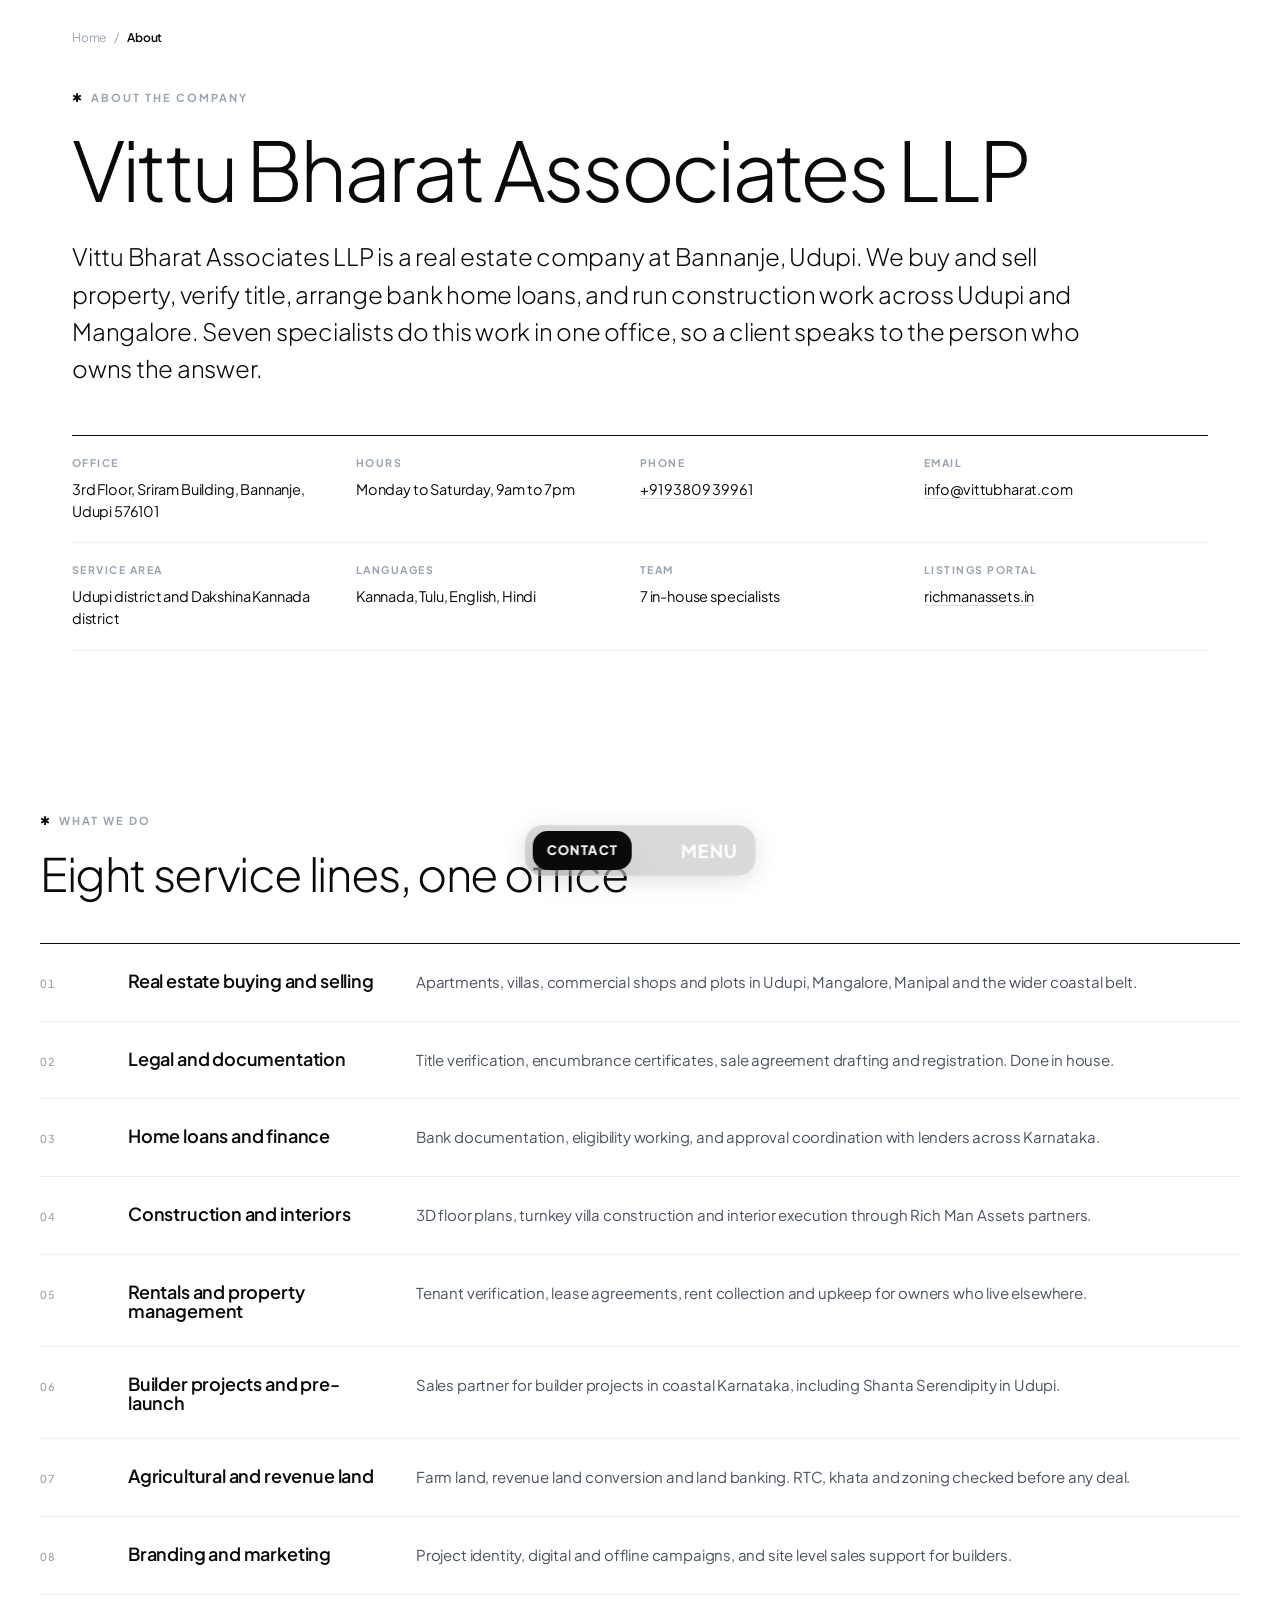
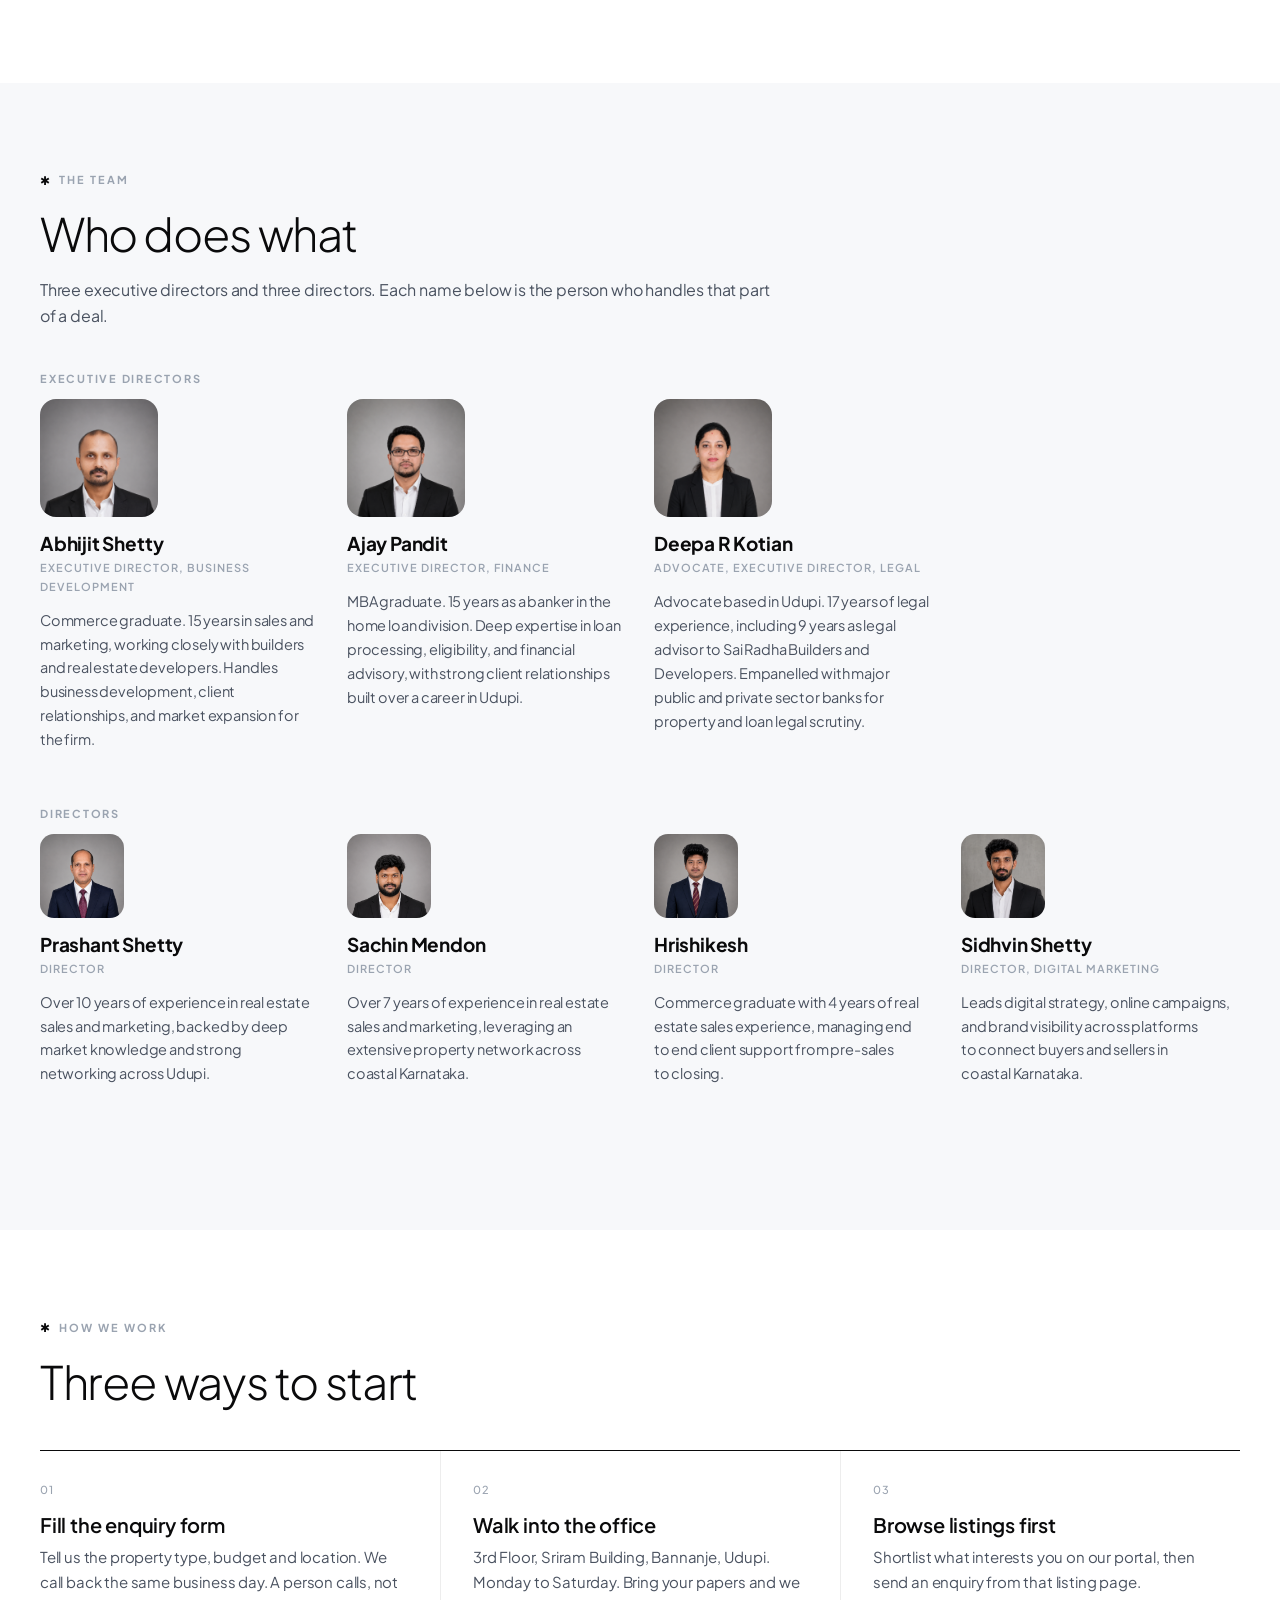
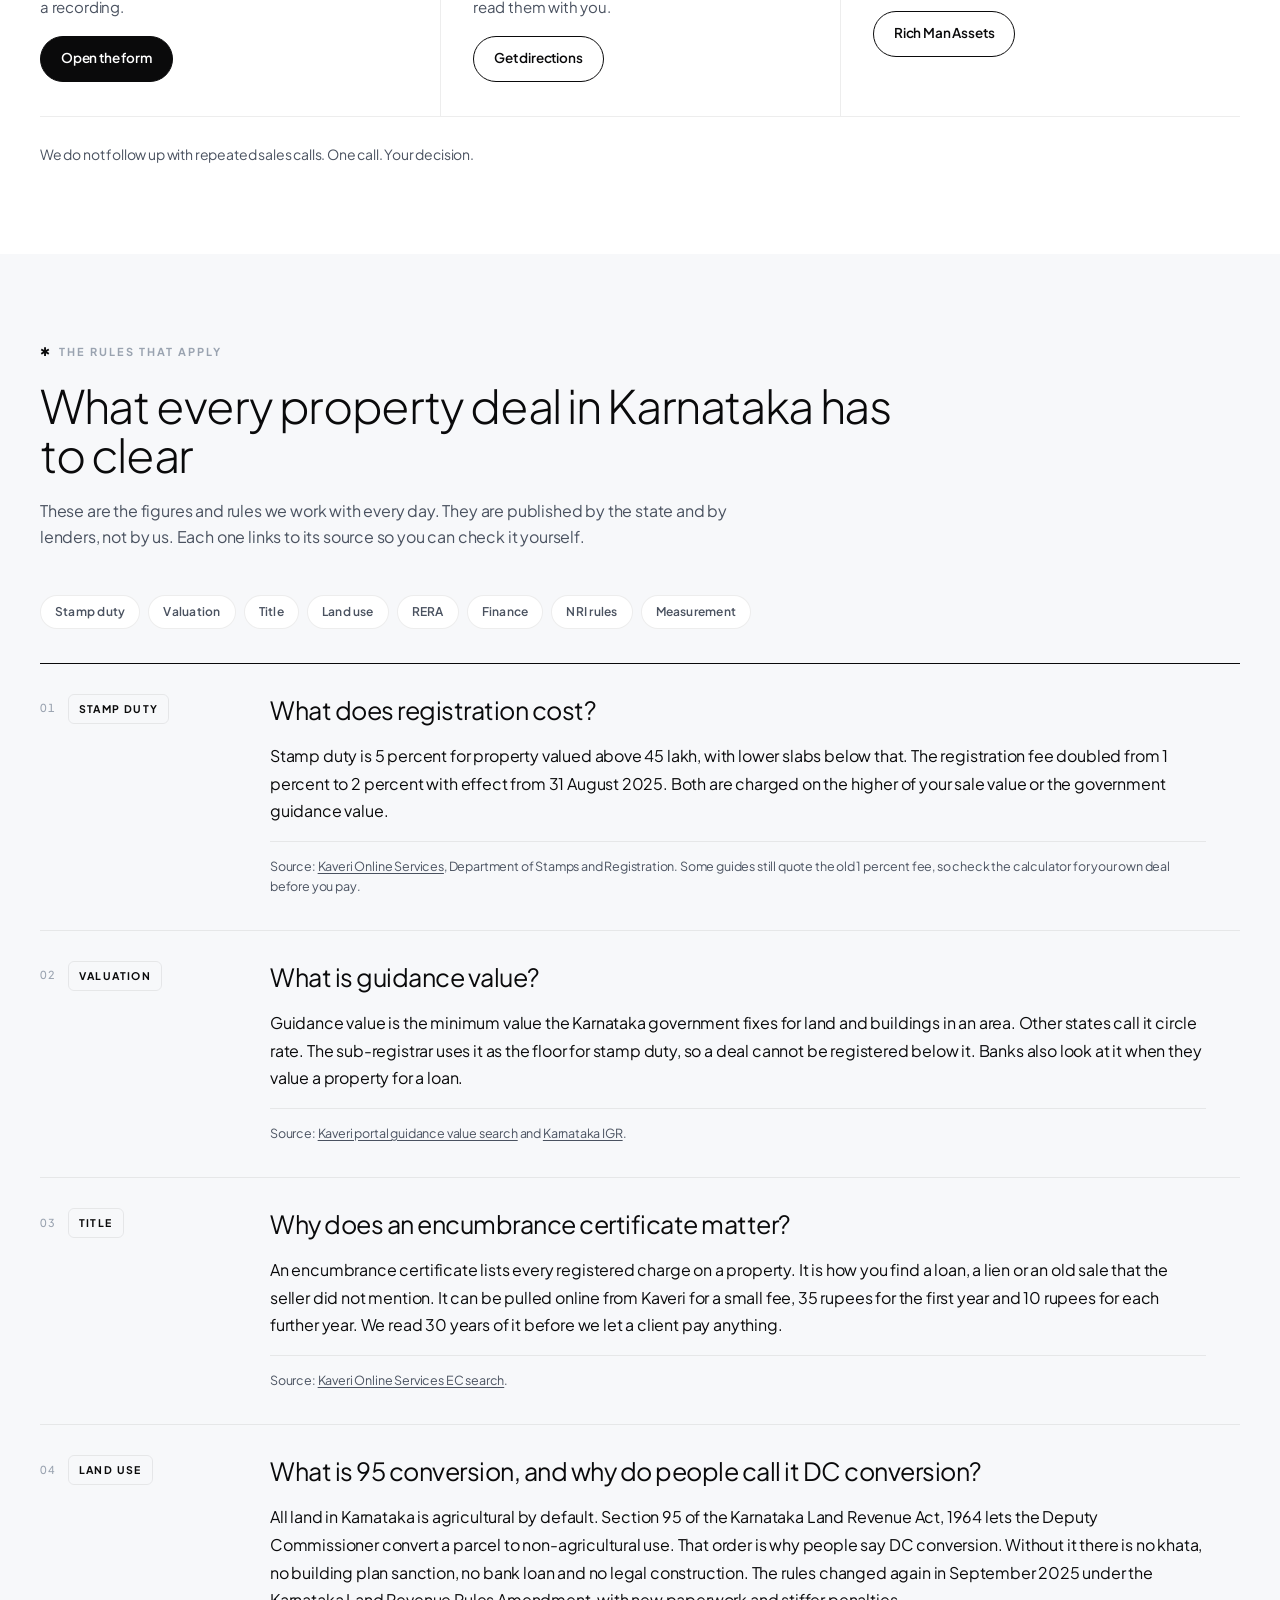
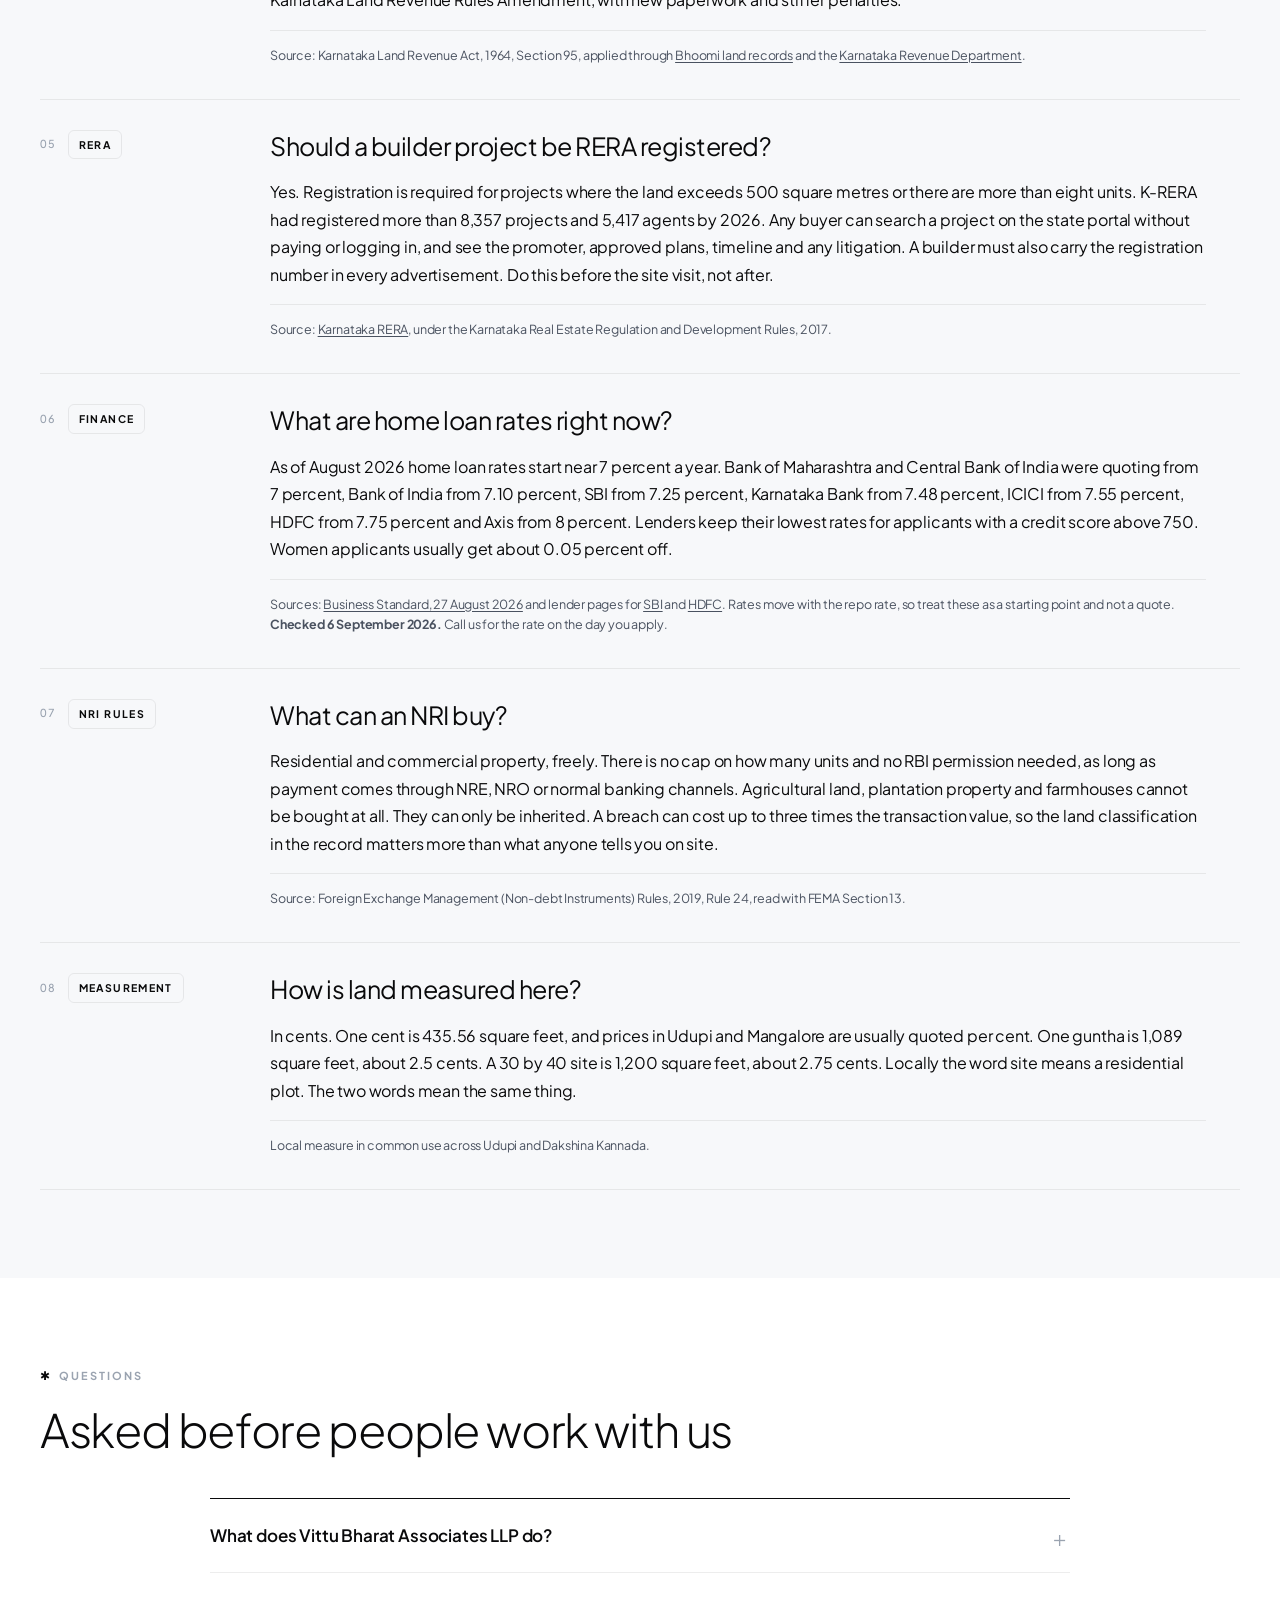
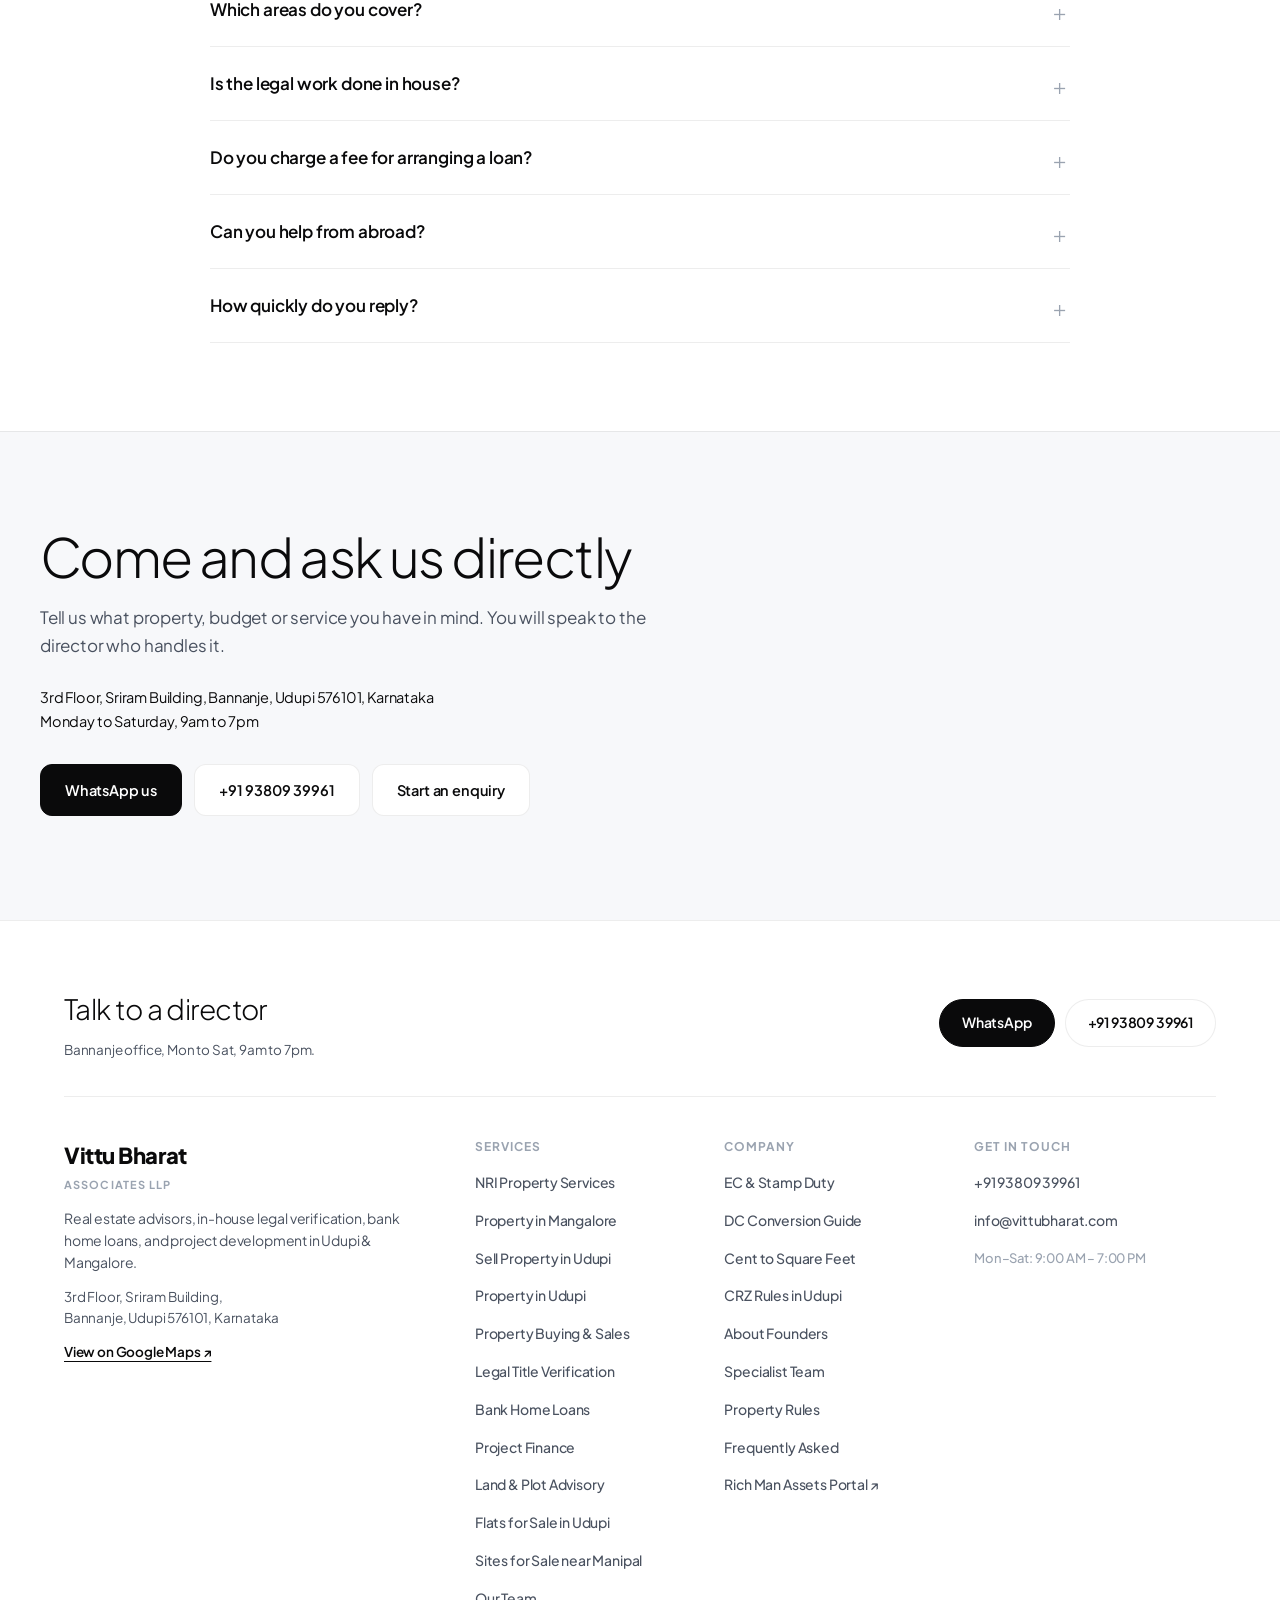
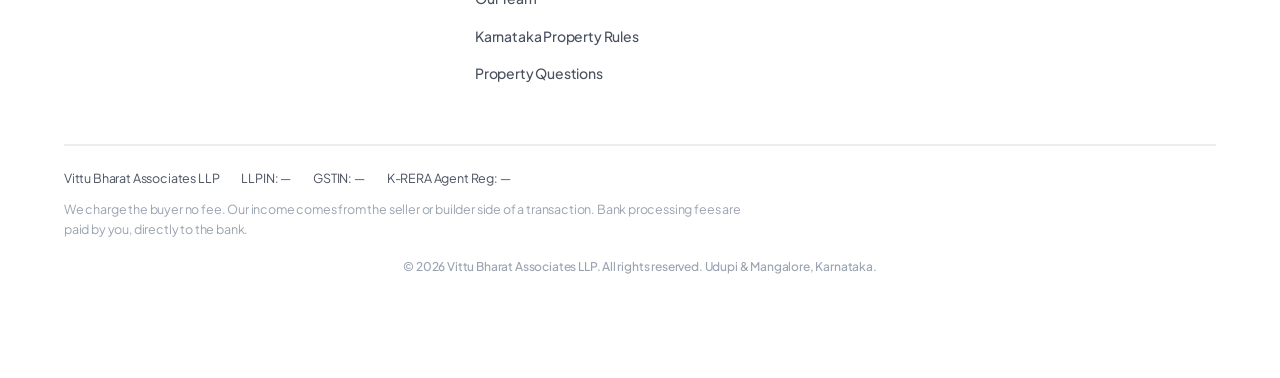
<file: about.html>
<!DOCTYPE html>
<html lang="en-IN">

<head>
  <meta charset="UTF-8">
  <meta name="viewport" content="width=device-width, initial-scale=1.0">
  <title>About Us | Real Estate Company in Udupi | Vittu Bharat</title>
  <meta name="description"
    content="Vittu Bharat Associates LLP is a real estate company at Bannanje, Udupi. Meet the seven specialists who handle property, legal, loans and construction.">
  <meta name="keywords"
    content="about Vittu Bharat, real estate company Udupi, property consultant Mangalore, Deepa R Kotian advocate Udupi, Ajay Pandit home loan Udupi, real estate agent Bannanje, property legal verification Udupi, real estate team coastal Karnataka">
  <meta name="author" content="Vittu Bharat Associates LLP">
  <meta name="robots" content="index, follow, max-image-preview:large, max-snippet:-1">
  <link rel="canonical" href="https://www.vittubharat.com/about.html">
  <link rel="alternate" type="text/plain" href="https://www.vittubharat.com/llms.txt" title="Plain text summary for AI systems">

  <meta name="geo.region" content="IN-KA">
  <meta name="geo.placename" content="Udupi, Karnataka, India">
  <meta name="geo.position" content="13.3408;74.7491">
  <meta name="ICBM" content="13.3408, 74.7491">
  <meta name="theme-color" content="#0A0A0B">

  <meta property="og:title" content="About Vittu Bharat Associates LLP | Real Estate in Udupi &amp; Mangalore">
  <meta property="og:description"
    content="Who we are, who does what, and the rules that apply to every property deal in Udupi and Mangalore.">
  <meta property="og:type" content="website">
  <meta property="og:url" content="https://www.vittubharat.com/about.html">
  <meta property="og:image" content="https://www.vittubharat.com/logo/og-image.png">
  <meta property="og:site_name" content="Vittu Bharat Associates LLP">
  <meta property="og:locale" content="en_IN">
  <meta name="twitter:card" content="summary_large_image">
  <meta name="twitter:title" content="About Vittu Bharat Associates LLP">
  <meta name="twitter:description"
    content="A real estate company in Udupi with in-house legal, finance and construction teams.">
  <meta name="twitter:image" content="https://www.vittubharat.com/logo/og-image.png">

  <link rel="icon" type="image/png" href="logo/textlogo.png">
  <link rel="preconnect" href="https://fonts.googleapis.com">
  <link rel="preconnect" href="https://fonts.gstatic.com" crossorigin>
  <link
    href="https://fonts.googleapis.com/css2?family=Plus+Jakarta+Sans:wght@200;300;400;500;600;700;800&display=swap"
    rel="stylesheet">
  <link rel="stylesheet" href="style.css">

  <script type="application/ld+json">
{
  "@context": "https://schema.org",
  "@type": "AboutPage",
  "dateModified": "2026-09-06",
  "@id": "https://www.vittubharat.com/about.html",
  "url": "https://www.vittubharat.com/about.html",
  "name": "About Vittu Bharat Associates LLP",
  "description": "Company profile, team, service area and working process of Vittu Bharat Associates LLP, a real estate company in Udupi, Karnataka.",
  "inLanguage": "en-IN",
  "isPartOf": { "@type": "WebSite", "name": "Vittu Bharat Associates LLP", "url": "https://www.vittubharat.com" },
  "about": { "@id": "https://www.vittubharat.com/#organization" }
}
</script>

  <script type="application/ld+json">
{
  "@context": "https://schema.org",
  "@type": "RealEstateAgent",
  "@id": "https://www.vittubharat.com/#organization",
  "name": "Vittu Bharat Associates LLP",
  "alternateName": ["Vittu Bharat", "VittuBharat"],
  "url": "https://www.vittubharat.com",
  "logo": "https://www.vittubharat.com/logo/textlogo.png",
  "image": "https://www.vittubharat.com/logo/og-image.png",
  "telephone": "+91 93809 39961",
  "email": "info@vittubharat.com",
  "priceRange": "₹₹",
  "address": {
    "@type": "PostalAddress",
    "streetAddress": "3rd Floor, Sriram Building, Bannanje",
    "addressLocality": "Udupi",
    "postalCode": "576101",
    "addressRegion": "Karnataka",
    "addressCountry": "IN"
  },
  "geo": { "@type": "GeoCoordinates", "latitude": 13.3408, "longitude": 74.7491 },
  "openingHoursSpecification": {
    "@type": "OpeningHoursSpecification",
    "dayOfWeek": ["Monday", "Tuesday", "Wednesday", "Thursday", "Friday", "Saturday"],
    "opens": "09:00",
    "closes": "19:00"
  },
  "areaServed": [
    { "@type": "City", "name": "Udupi" },
    { "@type": "City", "name": "Mangalore" },
    { "@type": "City", "name": "Manipal" },
    { "@type": "City", "name": "Kundapur" },
    { "@type": "City", "name": "Karkala" }
  ],
  "knowsLanguage": ["English", "Kannada", "Hindi", "Tulu"],
  "sameAs": ["https://richmanassets.in", "https://maps.app.goo.gl/BXjthYPATCqSxRvz6", "https://wa.me/919380939961"],
  "employee": [
    {
      "@type": "Person",
      "name": "Abhijit Shetty",
      "jobTitle": "Executive Director",
      "description": "Commerce graduate. 15 years in sales and marketing, working closely with builders and real estate developers. Handles business development, client relationships, and market expansion for the firm.",
      "image": "https://www.vittubharat.com/team/abhijit.jpeg"
    },
    {
      "@type": "Person",
      "name": "Ajay Pandit",
      "jobTitle": "Executive Director, Finance",
      "description": "MBA graduate. 15 years as a banker in the home loan division. Deep expertise in loan processing, eligibility, and financial advisory, with strong client relationships built over a career in Udupi.",
      "image": "https://www.vittubharat.com/team/Ajay .jpeg"
    },
    {
      "@type": "Person",
      "name": "Deepa R Kotian",
      "jobTitle": "Advocate, Executive Director",
      "description": "Advocate based in Udupi. 17 years of legal experience, including 9 years as legal advisor to Sai Radha Builders and Developers. Empanelled with major public and private sector banks for property and loan legal scrutiny.",
      "image": "https://www.vittubharat.com/team/Deepa .jpeg"
    },
    {
      "@type": "Person",
      "name": "Prashant Shetty",
      "jobTitle": "Director",
      "description": "Over 10 years of experience in real estate sales and marketing, backed by deep market knowledge and strong networking across Udupi.",
      "image": "https://www.vittubharat.com/team/Prashant .jpeg"
    },
    {
      "@type": "Person",
      "name": "Sachin Mendon",
      "jobTitle": "Director",
      "description": "Over 7 years of experience in real estate sales and marketing, leveraging an extensive property network across coastal Karnataka.",
      "image": "https://www.vittubharat.com/team/sachin.png"
    },
    {
      "@type": "Person",
      "name": "Hrishikesh",
      "jobTitle": "Director",
      "description": "Commerce graduate with 4 years of real estate sales experience, managing end-to-end client support from pre-sales to closing.",
      "image": "https://www.vittubharat.com/team/Hrishikesh .jpeg"
    },
    {
      "@type": "Person",
      "name": "Sidhvin Shetty",
      "jobTitle": "Director, Digital Marketing",
      "description": "Engineering graduate from Udupi. Handles social media, technical support, and video shooting and editing, connecting buyers and sellers through digital outreach.",
      "image": "https://www.vittubharat.com/team/sidhvin.png"
    }
  ]
}
</script>

  <script type="application/ld+json">
{
  "@context": "https://schema.org",
  "@type": "BreadcrumbList",
  "itemListElement": [
    { "@type": "ListItem", "position": 1, "name": "Home", "item": "https://www.vittubharat.com/" },
    { "@type": "ListItem", "position": 2, "name": "About", "item": "https://www.vittubharat.com/about.html" }
  ]
}
</script>

  <script type="application/ld+json">
{
  "@context": "https://schema.org",
  "@type": "FAQPage",
  "mainEntity": [
    {
      "@type": "Question",
      "name": "What does Vittu Bharat Associates LLP do?",
      "acceptedAnswer": {
        "@type": "Answer",
        "text": "Vittu Bharat Associates LLP is a real estate company based at Bannanje, Udupi. It handles property buying and selling, legal title verification, bank home loans, construction and interiors, rental management, builder project sales, agricultural land advisory, and project branding across Udupi and Mangalore."
      }
    },
    {
      "@type": "Question",
      "name": "Where is the Vittu Bharat office in Udupi?",
      "acceptedAnswer": {
        "@type": "Answer",
        "text": "The office is on the 3rd Floor, Sriram Building, Bannanje, Udupi 576101, Karnataka. It is open Monday to Saturday, 9am to 7pm. The phone number is +91 93809 39961."
      }
    },
    {
      "@type": "Question",
      "name": "Who handles the legal work at Vittu Bharat?",
      "acceptedAnswer": {
        "@type": "Answer",
        "text": "Advocate Deepa R Kotian leads the legal team. She has 17 years of legal experience, including 9 years as legal advisor to Sai Radha Builders and Developers, and is empanelled with major public and private sector banks for property and loan legal scrutiny."
      }
    },
    {
      "@type": "Question",
      "name": "How much are stamp duty and registration charges in Karnataka?",
      "acceptedAnswer": {
        "@type": "Answer",
        "text": "Stamp duty in Karnataka is 5 percent for property valued above 45 lakh, with lower slabs below that. The registration fee rose from 1 percent to 2 percent with effect from 31 August 2025. Both are charged on the higher of the sale value or the government guidance value. Verify current figures on the Kaveri portal before you register."
      }
    },
    {
      "@type": "Question",
      "name": "Can an NRI buy agricultural land in Udupi or Mangalore?",
      "acceptedAnswer": {
        "@type": "Answer",
        "text": "No. Under FEMA, an NRI or OCI cannot buy agricultural land, plantation property or a farmhouse in India. Residential and commercial property can be bought freely with no limit on the number of units and no RBI permission. Agricultural land can be inherited."
      }
    },
    {
      "@type": "Question",
      "name": "What is a cent of land in coastal Karnataka?",
      "acceptedAnswer": {
        "@type": "Answer",
        "text": "One cent is 435.56 square feet. Land in Udupi and Mangalore is usually priced per cent. One guntha is 1,089 square feet, which is about 2.5 cents. A 30 by 40 site is 1,200 square feet, which is about 2.75 cents."
      }
    }
  ]
}
</script>
</head>

<body class="ab-body">

  <div class="nb" id="nb">
    <nav class="nb-panel" id="nb-panel" aria-hidden="true">
      <a href="index.html#vision" class="nb-link">Home</a>
      <a href="index.html#services" class="nb-link">Our Services</a>
      <a href="property-in-udupi.html" class="nb-link">Property in Udupi</a>
      <a href="flats-for-sale-udupi.html" class="nb-link">Flats in Udupi</a>
      <a href="sites-for-sale-manipal.html" class="nb-link">Sites near Manipal</a>
      <a href="home-loans.html" class="nb-link">Home Loans</a>
      <a href="sell-property-udupi.html" class="nb-link">Sell Property</a>
      <a href="nri-property-udupi.html" class="nb-link">NRI Property</a>
      <a href="crz-rules-udupi.html" class="nb-link">CRZ Rules</a>
      <a href="dc-conversion-udupi.html" class="nb-link">DC Conversion</a>
      <a href="encumbrance-certificate-stamp-duty-karnataka.html" class="nb-link">EC &amp; Stamp Duty</a>
      <a href="cent-to-square-feet.html" class="nb-link">Cent to Sq Ft</a>
      <a href="property-in-mangalore.html" class="nb-link">Property in Mangalore</a>
      <a href="#team" class="nb-link">Our Team</a>
      <a href="#rules" class="nb-link">Property Rules</a>
      <a href="#faq" class="nb-link">Questions</a>
      <a href="https://richmanassets.in" target="_blank" rel="noopener" class="nb-link nb-link--accent">Rich Man Assets
        ↗</a>
    </nav>
    <div class="nb-bar">
      <a href="#contact" class="nb-logo"> Contact</a>
      <button class="nb-toggle" id="nb-toggle" aria-expanded="false">
        <span class="nb-label-menu">Menu</span>
        <span class="nb-label-close">Close</span>
      </button>
    </div>
  </div>

  <main class="ab-main">

    <nav class="ab-crumbs" aria-label="Breadcrumb">
      <a href="index.html">Home</a>
      <span aria-hidden="true">/</span>
      <span aria-current="page">About</span>
    </nav>

    <!-- LEAD: direct answer first -->
    <header class="ab-lead">
      <p class="section-label"><span class="label-star">✱</span> ABOUT THE COMPANY</p>
      <h1 class="ab-h1">Vittu Bharat Associates LLP</h1>
      <p class="ab-answer">Vittu Bharat Associates LLP is a real estate company at Bannanje, Udupi. We buy and sell
        property, verify title, arrange bank home loans, and run construction work across Udupi and Mangalore. Seven
        specialists do this work in one office, so a client speaks to the person who owns the answer.</p>
      <dl class="ab-facts">
        <div class="ab-fact">
          <dt>Office</dt>
          <dd>3rd Floor, Sriram Building, Bannanje, Udupi 576101</dd>
        </div>
        <div class="ab-fact">
          <dt>Hours</dt>
          <dd>Monday to Saturday, 9am to 7pm</dd>
        </div>
        <div class="ab-fact">
          <dt>Phone</dt>
          <dd><a href="tel:+919380939961">+91 93809 39961</a></dd>
        </div>
        <div class="ab-fact">
          <dt>Email</dt>
          <dd><a href="mailto:info@vittubharat.com">info@vittubharat.com</a></dd>
        </div>
        <div class="ab-fact">
          <dt>Service area</dt>
          <dd>Udupi district and Dakshina Kannada district</dd>
        </div>
        <div class="ab-fact">
          <dt>Languages</dt>
          <dd>Kannada, Tulu, English, Hindi</dd>
        </div>
        <div class="ab-fact">
          <dt>Team</dt>
          <dd>7 in-house specialists</dd>
        </div>
        <div class="ab-fact">
          <dt>Listings portal</dt>
          <dd><a href="https://richmanassets.in" target="_blank" rel="noopener">richmanassets.in</a></dd>
        </div>
      </dl>
    </header>

    <!-- WHAT WE DO -->
    <section class="ab-section" id="work" aria-labelledby="work-h">
      <div class="ab-head">
        <p class="section-label"><span class="label-star">✱</span> WHAT WE DO</p>
        <h2 class="ab-h2" id="work-h">Eight service lines, one office</h2>
      </div>
      <ol class="ab-list">
        <li class="ab-item">
          <span class="ab-item-num">01</span>
          <h3 class="ab-item-title">Real estate buying and selling</h3>
          <p class="ab-item-text">Apartments, villas, commercial shops and plots in Udupi, Mangalore, Manipal and the
            wider coastal belt.</p>
        </li>
        <li class="ab-item">
          <span class="ab-item-num">02</span>
          <h3 class="ab-item-title">Legal and documentation</h3>
          <p class="ab-item-text">Title verification, encumbrance certificates, sale agreement drafting and
            registration. Done in house.</p>
        </li>
        <li class="ab-item">
          <span class="ab-item-num">03</span>
          <h3 class="ab-item-title">Home loans and finance</h3>
          <p class="ab-item-text">Bank documentation, eligibility working, and approval coordination with lenders across
            Karnataka.</p>
        </li>
        <li class="ab-item">
          <span class="ab-item-num">04</span>
          <h3 class="ab-item-title">Construction and interiors</h3>
          <p class="ab-item-text">3D floor plans, turnkey villa construction and interior execution through Rich Man
            Assets partners.</p>
        </li>
        <li class="ab-item">
          <span class="ab-item-num">05</span>
          <h3 class="ab-item-title">Rentals and property management</h3>
          <p class="ab-item-text">Tenant verification, lease agreements, rent collection and upkeep for owners who live
            elsewhere.</p>
        </li>
        <li class="ab-item">
          <span class="ab-item-num">06</span>
          <h3 class="ab-item-title">Builder projects and pre-launch</h3>
          <p class="ab-item-text">Sales partner for builder projects in coastal Karnataka, including Shanta Serendipity
            in Udupi.</p>
        </li>
        <li class="ab-item">
          <span class="ab-item-num">07</span>
          <h3 class="ab-item-title">Agricultural and revenue land</h3>
          <p class="ab-item-text">Farm land, revenue land conversion and land banking. RTC, khata and zoning checked
            before any deal.</p>
        </li>
        <li class="ab-item">
          <span class="ab-item-num">08</span>
          <h3 class="ab-item-title">Branding and marketing</h3>
          <p class="ab-item-text">Project identity, digital and offline campaigns, and site level sales support for
            builders.</p>
        </li>
      </ol>
    </section>

    <!-- TEAM -->
    <section class="ab-section ab-section--alt" id="team" aria-labelledby="team-h">
      <div class="ab-head">
        <p class="section-label"><span class="label-star">✱</span> THE TEAM</p>
        <h2 class="ab-h2" id="team-h">Who does what</h2>
        <p class="ab-head-sub">Three executive directors and three directors. Each name below is the person who handles
          that part of a deal.</p>
      </div>

      <h3 class="ab-group">Executive directors</h3>
      <div class="ab-people ab-people--lead">
        <article class="ab-person">
          <div class="ab-person-img"><img src="team/sm/abhijit.png" width="288" height="288" alt="Abhijit Shetty, Executive Director at Vittu Bharat Associates LLP" loading="lazy"></div>
          <div class="ab-person-body">
            <h4 class="ab-person-name">Abhijit Shetty</h4>
            <p class="ab-person-role">Executive Director, Business Development</p>
            <p class="ab-person-bio">Commerce graduate. 15 years in sales and marketing, working closely with builders
              and real estate developers. Handles business development, client relationships, and market expansion for
              the firm.</p>
          </div>
        </article>
        <article class="ab-person">
          <div class="ab-person-img"><img src="team/sm/ajay.png" width="288" height="288" alt="Ajay Pandit, Executive Director for finance at Vittu Bharat Associates LLP" loading="lazy"></div>
          <div class="ab-person-body">
            <h4 class="ab-person-name">Ajay Pandit</h4>
            <p class="ab-person-role">Executive Director, Finance</p>
            <p class="ab-person-bio">MBA graduate. 15 years as a banker in the home loan division. Deep expertise in
              loan processing, eligibility, and financial advisory, with strong client relationships built over a career
              in Udupi.</p>
          </div>
        </article>
        <article class="ab-person">
          <div class="ab-person-img"><img src="team/sm/deepa.png" width="288" height="288" alt="Advocate Deepa R Kotian, Executive Director for legal work at Vittu Bharat Associates LLP" loading="lazy"></div>
          <div class="ab-person-body">
            <h4 class="ab-person-name">Deepa R Kotian</h4>
            <p class="ab-person-role">Advocate, Executive Director, Legal</p>
            <p class="ab-person-bio">Advocate based in Udupi. 17 years of legal experience, including 9 years as legal
              advisor to Sai Radha Builders and Developers. Empanelled with major public and private sector banks for
              property and loan legal scrutiny.</p>
          </div>
        </article>
      </div>

      <h3 class="ab-group">Directors</h3>
      <div class="ab-people">
        <article class="ab-person">
          <div class="ab-person-img"><img src="team/sm/prashant.png" width="288" height="288" alt="Prashant Shetty, Director at Vittu Bharat Associates LLP" loading="lazy"></div>
          <div class="ab-person-body">
            <h4 class="ab-person-name">Prashant Shetty</h4>
            <p class="ab-person-role">Director</p>
            <p class="ab-person-bio">Over 10 years of experience in real estate sales and marketing, backed by deep
              market knowledge and strong networking across Udupi.</p>
          </div>
        </article>
        <article class="ab-person">
          <div class="ab-person-img"><img src="team/sm/sachin.png" width="288" height="288" alt="Sachin Mendon, Director at Vittu Bharat Associates LLP" loading="lazy"></div>
          <div class="ab-person-body">
            <h4 class="ab-person-name">Sachin Mendon</h4>
            <p class="ab-person-role">Director</p>
            <p class="ab-person-bio">Over 7 years of experience in real estate sales and marketing, leveraging an
              extensive property network across coastal Karnataka.</p>
          </div>
        </article>
        <article class="ab-person">
          <div class="ab-person-img"><img src="team/sm/hrishikesh.png" width="288" height="288" alt="Hrishikesh, Director at Vittu Bharat Associates LLP" loading="lazy"></div>
          <div class="ab-person-body">
            <h4 class="ab-person-name">Hrishikesh</h4>
            <p class="ab-person-role">Director</p>
            <p class="ab-person-bio">Commerce graduate with 4 years of real estate sales experience, managing end to end
              client support from pre-sales to closing.</p>
          </div>
        </article>
        <article class="ab-person">
          <div class="ab-person-img"><img src="team/sidhvin.png" width="288" height="288" alt="Sidhvin Shetty, Director for Digital Marketing at Vittu Bharat Associates LLP" loading="lazy"></div>
          <div class="ab-person-body">
            <h4 class="ab-person-name">Sidhvin Shetty</h4>
            <p class="ab-person-role">Director, Digital Marketing</p>
            <p class="ab-person-bio">Leads digital strategy, online campaigns, and brand visibility across platforms to connect buyers and sellers in coastal Karnataka.</p>
          </div>
        </article>
      </div>
    </section>

    <!-- HOW WE WORK -->
    <section class="ab-section" id="process" aria-labelledby="process-h">
      <div class="ab-head">
        <p class="section-label"><span class="label-star">✱</span> HOW WE WORK</p>
        <h2 class="ab-h2" id="process-h">Three ways to start</h2>
      </div>
      <div class="ab-steps">
        <div class="ab-step">
          <span class="ab-step-num">01</span>
          <h3 class="ab-step-title">Fill the enquiry form</h3>
          <p class="ab-step-text">Tell us the property type, budget and location. We call back the same business day. A
            person calls, not a recording.</p>
          <a class="ab-step-link" href="index.html#say-hello">Open the form</a>
        </div>
        <div class="ab-step">
          <span class="ab-step-num">02</span>
          <h3 class="ab-step-title">Walk into the office</h3>
          <p class="ab-step-text">3rd Floor, Sriram Building, Bannanje, Udupi. Monday to Saturday. Bring your papers
            and we read them with you.</p>
          <a class="ab-step-link" href="https://maps.app.goo.gl/BXjthYPATCqSxRvz6" target="_blank" rel="noopener">Get
            directions</a>
        </div>
        <div class="ab-step">
          <span class="ab-step-num">03</span>
          <h3 class="ab-step-title">Browse listings first</h3>
          <p class="ab-step-text">Shortlist what interests you on our portal, then send an enquiry from that listing
            page.</p>
          <a class="ab-step-link" href="https://richmanassets.in" target="_blank" rel="noopener">Rich Man Assets</a>
        </div>
      </div>
      <p class="ab-note">We do not follow up with repeated sales calls. One call. Your decision.</p>
    </section>

    <!-- RULES / FACTS -->
    <section class="ab-section ab-section--alt" id="rules" aria-labelledby="rules-h">
      <div class="ab-head">
        <p class="section-label"><span class="label-star">✱</span> THE RULES THAT APPLY</p>
        <h2 class="ab-h2" id="rules-h">What every property deal in Karnataka has to clear</h2>
        <p class="ab-head-sub">These are the figures and rules we work with every day. They are published by the state
          and by lenders, not by us. Each one links to its source so you can check it yourself.</p>
      </div>

      <nav class="ab-rule-nav" aria-label="Jump to a rule">
        <a href="#rule-stamp-duty">Stamp duty</a>
        <a href="#rule-guidance-value">Valuation</a>
        <a href="#rule-ec">Title</a>
        <a href="#rule-conversion">Land use</a>
        <a href="#rule-rera">RERA</a>
        <a href="#rule-loan-rates">Finance</a>
        <a href="#rule-nri">NRI rules</a>
        <a href="#rule-measure">Measurement</a>
      </nav>

      <div class="ab-rules">
        <article class="ab-rule" id="rule-stamp-duty">
          <div class="ab-rule-rail">
            <span class="ab-rule-num">01</span>
            <span class="ab-rule-cat">Stamp duty</span>
          </div>
          <div class="ab-rule-main">
          <h3 class="ab-rule-q">What does registration cost?</h3>
          <p class="ab-rule-a">Stamp duty is 5 percent for property valued above 45 lakh, with lower slabs below that.
            The registration fee doubled from 1 percent to 2 percent with effect from 31 August 2025. Both are charged
            on the higher of your sale value or the government guidance value.</p>
          <p class="ab-rule-src">Source: <a href="https://kaveri.karnataka.gov.in/" target="_blank" rel="noopener">Kaveri
              Online Services</a>, Department of Stamps and Registration. Some guides still quote the old 1 percent fee,
            so check the calculator for your own deal before you pay.</p>
          </div>
        </article>

        <article class="ab-rule" id="rule-guidance-value">
          <div class="ab-rule-rail">
            <span class="ab-rule-num">02</span>
            <span class="ab-rule-cat">Valuation</span>
          </div>
          <div class="ab-rule-main">
          <h3 class="ab-rule-q">What is guidance value?</h3>
          <p class="ab-rule-a">Guidance value is the minimum value the Karnataka government fixes for land and buildings
            in an area. Other states call it circle rate. The sub-registrar uses it as the floor for stamp duty, so a
            deal cannot be registered below it. Banks also look at it when they value a property for a loan.</p>
          <p class="ab-rule-src">Source: <a href="https://kaveri.karnataka.gov.in/" target="_blank" rel="noopener">Kaveri
              portal guidance value search</a> and <a href="https://igr.karnataka.gov.in/" target="_blank"
              rel="noopener">Karnataka IGR</a>.</p>
          </div>
        </article>

        <article class="ab-rule" id="rule-ec">
          <div class="ab-rule-rail">
            <span class="ab-rule-num">03</span>
            <span class="ab-rule-cat">Title</span>
          </div>
          <div class="ab-rule-main">
          <h3 class="ab-rule-q">Why does an encumbrance certificate matter?</h3>
          <p class="ab-rule-a">An encumbrance certificate lists every registered charge on a property. It is how you
            find a loan, a lien or an old sale that the seller did not mention. It can be pulled online from Kaveri for
            a small fee, 35 rupees for the first year and 10 rupees for each further year. We read 30 years of it before
            we let a client pay anything.</p>
          <p class="ab-rule-src">Source: <a href="https://kaveri.karnataka.gov.in/" target="_blank" rel="noopener">Kaveri
              Online Services EC search</a>.</p>
          </div>
        </article>

        <article class="ab-rule" id="rule-conversion">
          <div class="ab-rule-rail">
            <span class="ab-rule-num">04</span>
            <span class="ab-rule-cat">Land use</span>
          </div>
          <div class="ab-rule-main">
          <h3 class="ab-rule-q">What is 95 conversion, and why do people call it DC conversion?</h3>
          <p class="ab-rule-a">All land in Karnataka is agricultural by default. Section 95 of the Karnataka Land
            Revenue Act, 1964 lets the Deputy Commissioner convert a parcel to non-agricultural use. That order is why
            people say DC conversion. Without it there is no khata, no building plan sanction, no bank loan and no legal
            construction. The rules changed again in September 2025 under the Karnataka Land Revenue Rules Amendment,
            with new paperwork and stiffer penalties.</p>
          <p class="ab-rule-src">Source: Karnataka Land Revenue Act, 1964, Section 95, applied through <a
              href="https://landrecords.karnataka.gov.in/service90/" target="_blank" rel="noopener">Bhoomi land
              records</a> and the <a href="https://karunadu.karnataka.gov.in/revenuedepartment/" target="_blank"
              rel="noopener">Karnataka Revenue Department</a>.</p>
          </div>
        </article>

        <article class="ab-rule" id="rule-rera">
          <div class="ab-rule-rail">
            <span class="ab-rule-num">05</span>
            <span class="ab-rule-cat">RERA</span>
          </div>
          <div class="ab-rule-main">
          <h3 class="ab-rule-q">Should a builder project be RERA registered?</h3>
          <p class="ab-rule-a">Yes. Registration is required for projects where the land exceeds 500 square metres or
            there are more than eight units. K-RERA had registered more than 8,357 projects and 5,417 agents by 2026.
            Any buyer can search a project on the state portal without paying or logging in, and see the promoter,
            approved plans, timeline and any litigation. A builder must also carry the registration number in every
            advertisement. Do this before the site visit, not after.</p>
          <p class="ab-rule-src">Source: <a href="https://rera.karnataka.gov.in/" target="_blank" rel="noopener">Karnataka
              RERA</a>, under the Karnataka Real Estate Regulation and Development Rules, 2017.</p>
          </div>
        </article>

        <article class="ab-rule" id="rule-loan-rates">
          <div class="ab-rule-rail">
            <span class="ab-rule-num">06</span>
            <span class="ab-rule-cat">Finance</span>
          </div>
          <div class="ab-rule-main">
          <h3 class="ab-rule-q">What are home loan rates right now?</h3>
          <p class="ab-rule-a">As of August 2026 home loan rates start near 7 percent a year. Bank of Maharashtra and
            Central Bank of India were quoting from 7 percent, Bank of India from 7.10 percent, SBI from 7.25 percent,
            Karnataka Bank from 7.48 percent, ICICI from 7.55 percent, HDFC from 7.75 percent and Axis from 8 percent.
            Lenders keep their lowest rates for applicants with a credit score above 750. Women applicants usually get
            about 0.05 percent off.</p>
          <p class="ab-rule-src">Sources: <a
              href="https://www.business-standard.com/finance/personal-finance/home-loan-rates-start-at-7-in-aug-check-best-offers-by-top-lenders-126082700776_1.html"
              target="_blank" rel="noopener">Business Standard, 27 August 2026</a> and lender pages for <a
              href="https://www.sbi.co.in/web/personal-banking/loans/home-loans" target="_blank"
              rel="noopener">SBI</a> and <a
              href="https://www.hdfcbank.com/personal/borrow/popular-loans/home-loan" target="_blank"
              rel="noopener">HDFC</a>. Rates move with the repo rate, so treat these as a starting point and not a
            quote. <strong>Checked 6 September 2026.</strong> Call us for the rate on the day you apply.</p>
          </div>
        </article>

        <article class="ab-rule" id="rule-nri">
          <div class="ab-rule-rail">
            <span class="ab-rule-num">07</span>
            <span class="ab-rule-cat">NRI rules</span>
          </div>
          <div class="ab-rule-main">
          <h3 class="ab-rule-q">What can an NRI buy?</h3>
          <p class="ab-rule-a">Residential and commercial property, freely. There is no cap on how many units and no
            RBI permission needed, as long as payment comes through NRE, NRO or normal banking channels. Agricultural
            land, plantation property and farmhouses cannot be bought at all. They can only be inherited. A breach can
            cost up to three times the transaction value, so the land classification in the record matters more than
            what anyone tells you on site.</p>
          <p class="ab-rule-src">Source: Foreign Exchange Management (Non-debt Instruments) Rules, 2019, Rule 24, read
            with FEMA Section 13.</p>
          </div>
        </article>

        <article class="ab-rule" id="rule-measure">
          <div class="ab-rule-rail">
            <span class="ab-rule-num">08</span>
            <span class="ab-rule-cat">Measurement</span>
          </div>
          <div class="ab-rule-main">
          <h3 class="ab-rule-q">How is land measured here?</h3>
          <p class="ab-rule-a">In cents. One cent is 435.56 square feet, and prices in Udupi and Mangalore are usually
            quoted per cent. One guntha is 1,089 square feet, about 2.5 cents. A 30 by 40 site is 1,200 square feet,
            about 2.75 cents. Locally the word site means a residential plot. The two words mean the same thing.</p>
          <p class="ab-rule-src">Local measure in common use across Udupi and Dakshina Kannada.</p>
          </div>
        </article>
      </div>
    </section>

    <!-- FAQ -->
    <section class="ab-section" id="faq" aria-labelledby="faq-h">
      <div class="ab-head">
        <p class="section-label"><span class="label-star">✱</span> QUESTIONS</p>
        <h2 class="ab-h2" id="faq-h">Asked before people work with us</h2>
      </div>
      <div class="ab-faq">
        <details class="ab-faq-item">
          <summary class="ab-faq-q">What does Vittu Bharat Associates LLP do?</summary>
          <p class="ab-faq-a">We are a real estate company at Bannanje, Udupi. We handle property buying and selling,
            legal title verification, bank home loans, construction and interiors, rental management, builder project
            sales, agricultural land advisory, and project branding across Udupi and Mangalore.</p>
        </details>
        <details class="ab-faq-item">
          <summary class="ab-faq-q">Which areas do you cover?</summary>
          <p class="ab-faq-a">Udupi district and Dakshina Kannada district. In Udupi that includes Bannanje, Manipal,
            Udupi city, Brahmavar, Kundapur, Karkala, Hebri, Byndoor, Padubidri and Kaup. In Mangalore it includes
            Bejai, Kadri, Hampankatta, Kankanady, Mangaladevi, Surathkal, Mulky, Bantwal, Puttur and Sullia.</p>
        </details>
        <details class="ab-faq-item">
          <summary class="ab-faq-q">Is the legal work done in house?</summary>
          <p class="ab-faq-a">Yes. Advocate Deepa R Kotian leads it. She has 17 years in property law and is empanelled
            with leading banks, so lenders accept our title reports directly and do not run a second legal check.</p>
        </details>
        <details class="ab-faq-item">
          <summary class="ab-faq-q">Do you charge a fee for arranging a loan?</summary>
          <p class="ab-faq-a">No loan fee. Our income on a transaction comes from the builder or seller side. Loan
            enquiries are processed the same day and we come back with a bank shortlist within 24 hours.</p>
        </details>
        <details class="ab-faq-item">
          <summary class="ab-faq-q">Can you help from abroad?</summary>
          <p class="ab-faq-a">Yes. We handle video consultation, digital document sharing, power of attorney drafting by
            our legal team, and coordination with the sub-registrar office, so the buyer does not have to travel.
            Payment is structured through NRE or NRO accounts.</p>
        </details>
        <details class="ab-faq-item">
          <summary class="ab-faq-q">How quickly do you reply?</summary>
          <p class="ab-faq-a">Same business day for enquiries sent through the form. The office is open Monday to
            Saturday, 9am to 7pm.</p>
        </details>
      </div>
    </section>

    <!-- CONTACT -->
    <section class="ab-contact" id="contact" aria-labelledby="contact-h">
      <div class="ab-contact-inner">
        <h2 class="ab-contact-h" id="contact-h">Come and ask us directly</h2>
        <p class="ab-contact-text">Tell us what property, budget or service you have in mind. You will speak to the
          director who handles it.</p>
        <address class="ab-contact-addr">
          3rd Floor, Sriram Building, Bannanje, Udupi 576101, Karnataka<br>
          Monday to Saturday, 9am to 7pm
        </address>
        <div class="ab-contact-actions">
          <a class="ab-btn ab-btn--solid" href="https://wa.me/919380939961" target="_blank" rel="noopener">WhatsApp us</a>
          <a class="ab-btn" href="tel:+919380939961">+91 93809 39961</a>
          <a class="ab-btn" href="index.html#say-hello">Start an enquiry</a>
        </div>
      </div>
    </section>

    <footer class="site-footer" id="site-footer">
      <div class="footer-inner">

        <!-- Footer CTA strip -->
        <div class="footer-cta">
          <div class="footer-cta-text">
            <p class="footer-cta-label">Talk to a director</p>
            <p class="footer-cta-line">Bannanje office, Mon to Sat, 9am to 7pm.</p>
          </div>
          <div class="footer-cta-actions">
            <a class="footer-cta-btn footer-cta-btn--solid" href="https://wa.me/919380939961" target="_blank" rel="noopener">WhatsApp</a>
            <a class="footer-cta-btn" href="tel:+919380939961">+91 93809 39961</a>
          </div>
        </div>

        <div class="footer-grid" id="footer-grid">
          <div class="footer-brand-col">
            <a href="index.html" class="footer-logo">
              <span class="footer-logo-title">Vittu Bharat</span>
              <span class="footer-logo-sub">Associates LLP</span>
            </a>
            <p class="footer-brand-desc">Real estate advisors, in-house legal verification, bank home loans, and project
              development in Udupi &amp; Mangalore.</p>
            <address class="footer-addr">
              3rd Floor, Sriram Building,<br>
              Bannanje, Udupi 576101, Karnataka
            </address>
            <a href="https://maps.app.goo.gl/BXjthYPATCqSxRvz6" target="_blank" rel="noopener" class="footer-maps-link">View
              on Google Maps ↗</a>
          </div>
          <div class="footer-links-col">
            <p class="footer-col-label">Services</p>
            <nav class="footer-nav">
              <a href="nri-property-udupi.html" class="footer-link">NRI Property Services</a>
              <a href="property-in-mangalore.html" class="footer-link">Property in Mangalore</a>
              <a href="sell-property-udupi.html" class="footer-link">Sell Property in Udupi</a>
              <a href="property-in-udupi.html" class="footer-link">Property in Udupi</a>
              <a href="index.html#services" class="footer-link">Property Buying &amp; Sales</a>
              <a href="#work" class="footer-link">Legal Title Verification</a>
              <a href="home-loans.html" class="footer-link">Bank Home Loans</a>
              <a href="home-loans.html#loan-types" class="footer-link">Project Finance</a>
              <a href="#rules" class="footer-link">Land &amp; Plot Advisory</a>
              <a href="flats-for-sale-udupi.html" class="footer-link">Flats for Sale in Udupi</a>
              <a href="sites-for-sale-manipal.html" class="footer-link">Sites for Sale near Manipal</a>
              <a href="about.html#team" class="footer-link">Our Team</a>
              <a href="about.html#rules" class="footer-link">Karnataka Property Rules</a>
              <a href="about.html#faq" class="footer-link">Property Questions</a>
            </nav>
          </div>
          <div class="footer-links-col">
            <p class="footer-col-label">Company</p>
            <nav class="footer-nav">
              <a href="encumbrance-certificate-stamp-duty-karnataka.html" class="footer-link">EC &amp; Stamp Duty</a>
              <a href="dc-conversion-udupi.html" class="footer-link">DC Conversion Guide</a>
              <a href="cent-to-square-feet.html" class="footer-link">Cent to Square Feet</a>
              <a href="crz-rules-udupi.html" class="footer-link">CRZ Rules in Udupi</a>
              <a href="#team" class="footer-link">About Founders</a>
              <a href="#team" class="footer-link">Specialist Team</a>
              <a href="#rules" class="footer-link">Property Rules</a>
              <a href="#faq" class="footer-link">Frequently Asked</a>
              <a href="https://richmanassets.in" target="_blank" rel="noopener" class="footer-link">Rich Man Assets
                Portal ↗</a>
            </nav>
          </div>
          <div class="footer-links-col">
            <p class="footer-col-label">Get in Touch</p>
            <nav class="footer-nav">
              <a href="tel:+919380939961" class="footer-link">+91 93809 39961</a>
              <a href="mailto:info@vittubharat.com" class="footer-link">info@vittubharat.com</a>
            </nav>
            <p class="footer-hours">Mon–Sat: 9:00 AM – 7:00 PM</p>
          </div>
        </div>
        <div class="footer-legal">
          <p class="footer-legal-line">
            <span class="footer-legal-item">Vittu Bharat Associates LLP</span>
            <span class="footer-legal-item">LLPIN: <span data-fill="llpin">&mdash;</span></span>
            <span class="footer-legal-item">GSTIN: <span data-fill="gstin">&mdash;</span></span>
            <span class="footer-legal-item">K-RERA Agent Reg: <span data-fill="rera">&mdash;</span></span>
          </p>
          <p class="footer-legal-note">We charge the buyer no fee. Our income comes from the seller or builder side of a transaction. Bank processing fees are paid by you, directly to the bank.</p>
        </div>

        <div class="footer-meta-bar">
          <p class="footer-copy">© 2026 Vittu Bharat Associates LLP. All rights reserved. Udupi &amp; Mangalore,
            Karnataka.</p>
        </div>
      </div>
    </footer>

  </main>

  <script src="main.js"></script>
</body>

</html>
</file>
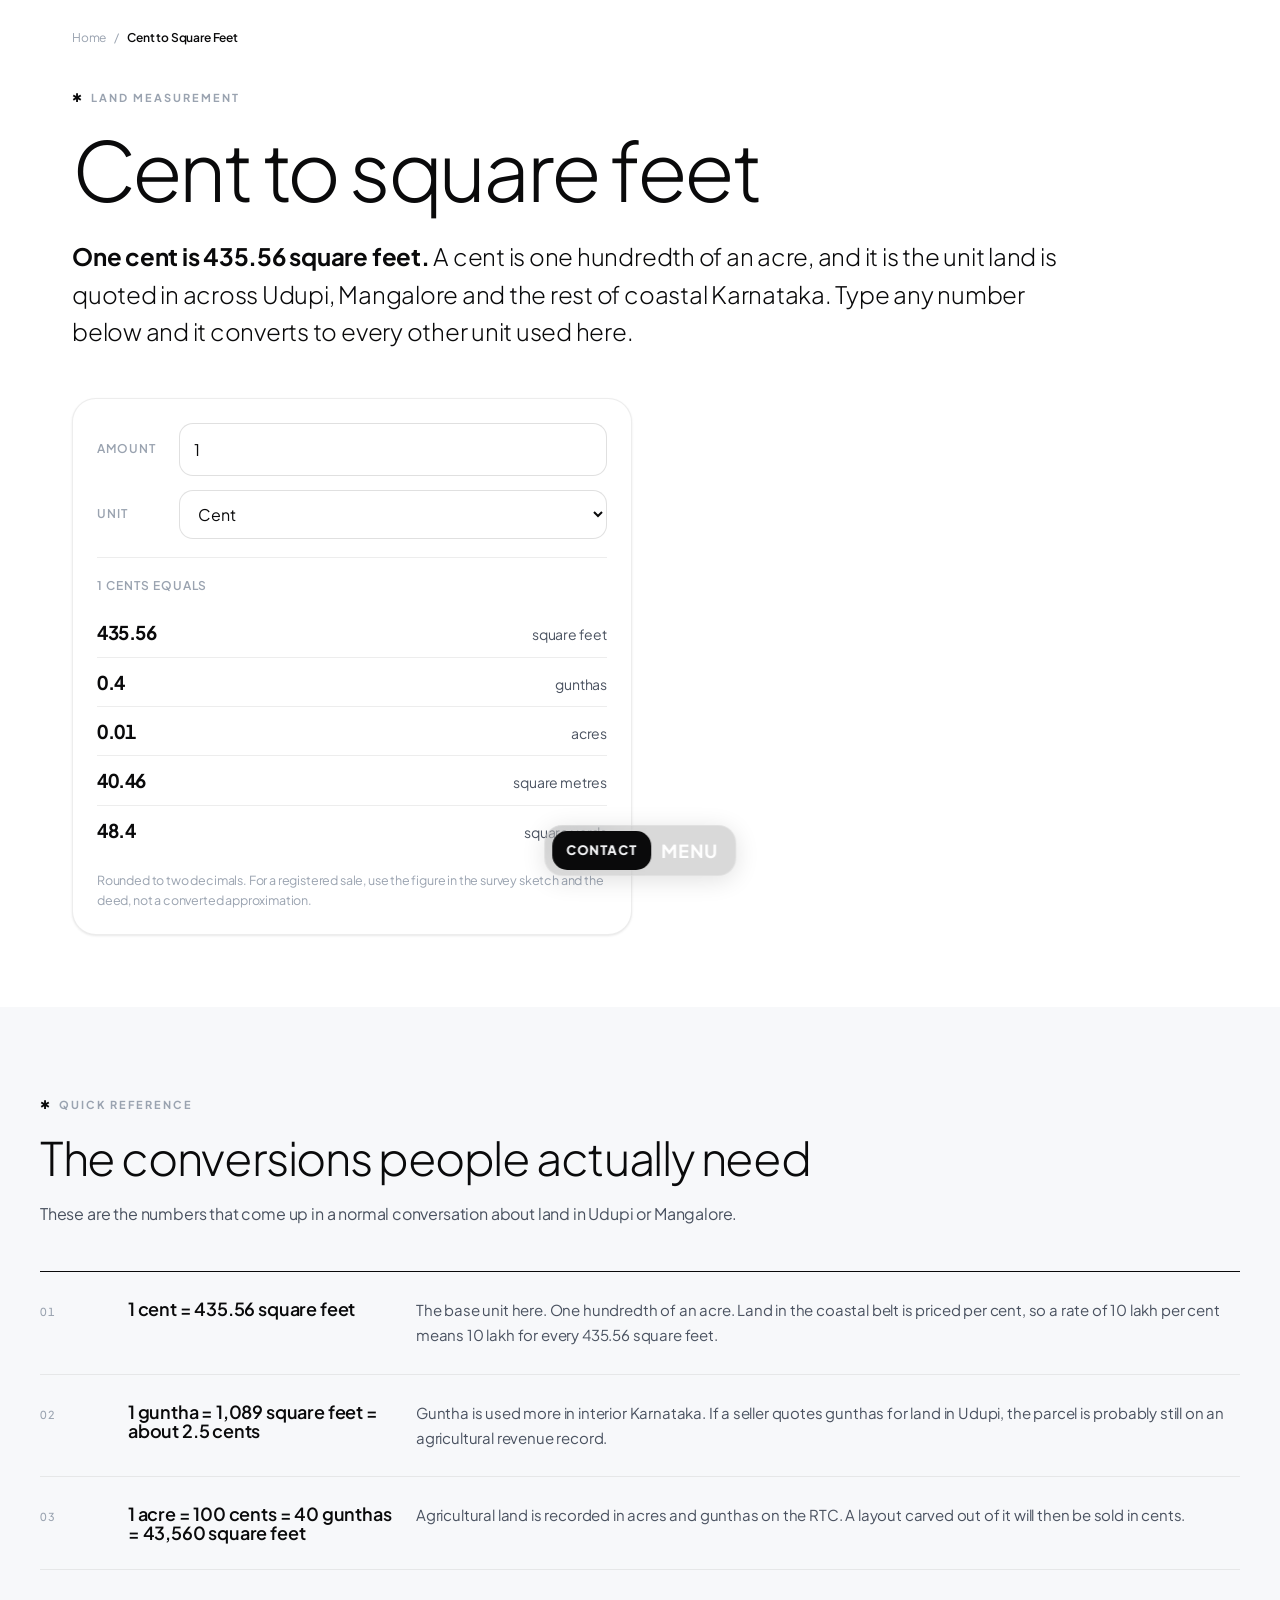
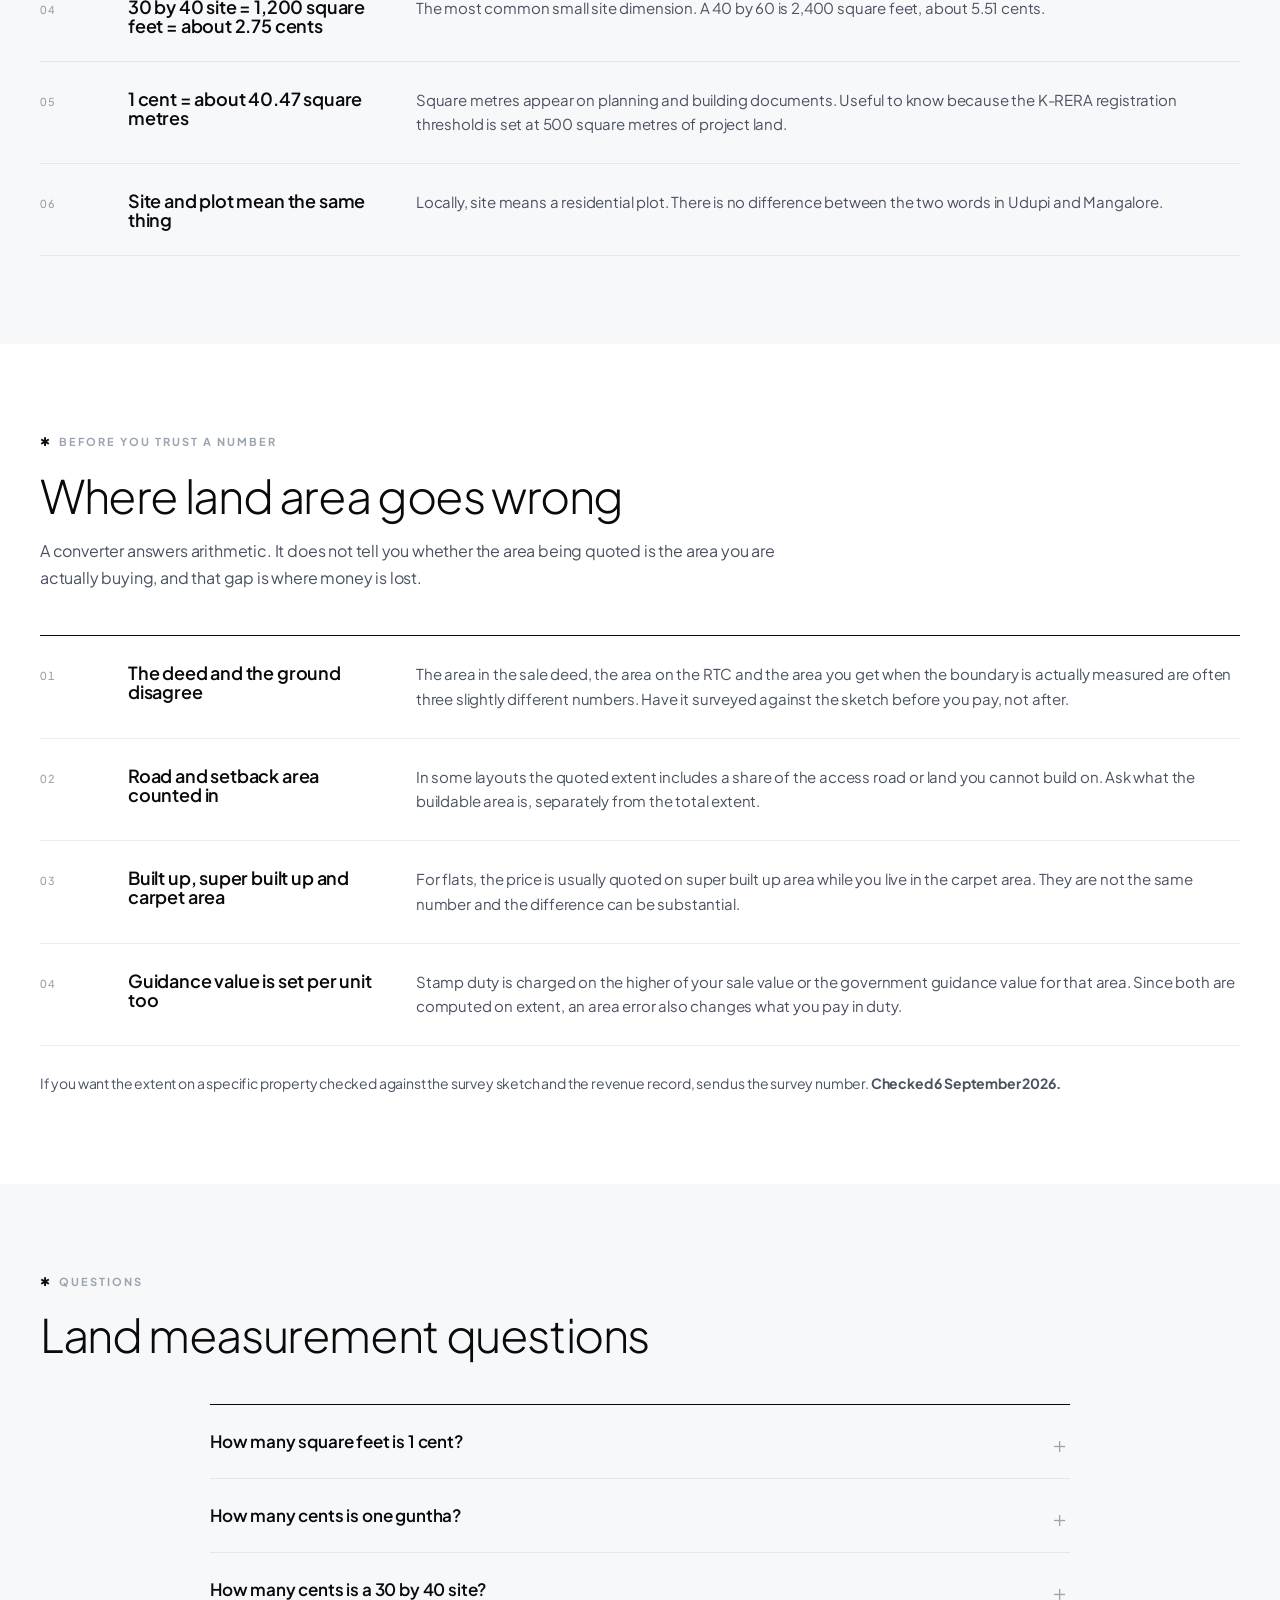
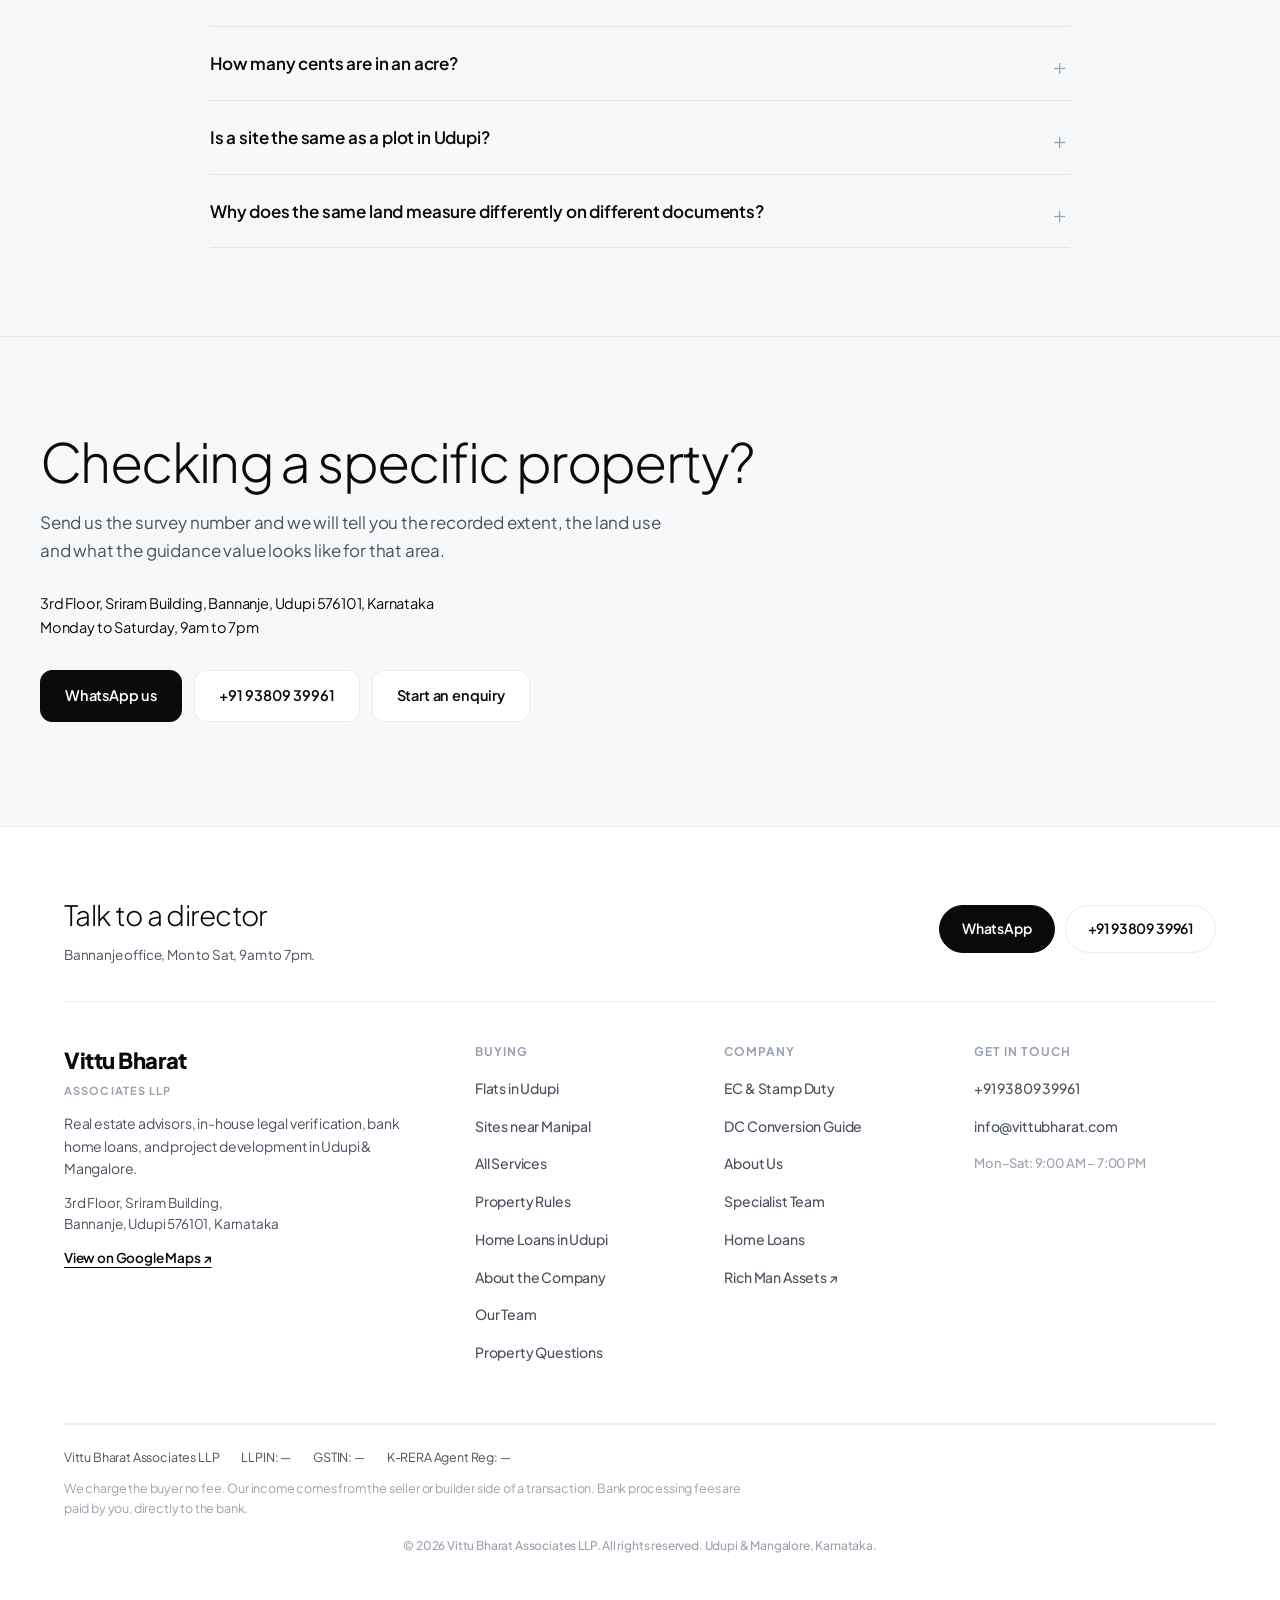
<file: cent-to-square-feet.html>
<!DOCTYPE html>
<html lang="en-IN">

<head>
  <meta charset="UTF-8">
  <meta name="viewport" content="width=device-width, initial-scale=1.0">
  <title>Cent to Square Feet Converter | Land Measurement in Udupi | Vittu Bharat</title>
  <meta name="description"
    content="Convert cent to square feet, guntha, acre and square metre. 1 cent is 435.56 sq ft. Free converter plus how land is actually measured and priced in coastal Karnataka.">
  <meta name="keywords"
    content="cent to square feet, cent to sqft converter, 1 cent how many square feet, guntha to square feet, acre to cent, land measurement Karnataka, cent to square metre, land units Udupi Mangalore, 30 by 40 site square feet">
  <meta name="author" content="Vittu Bharat Associates LLP">
  <meta name="robots" content="index, follow, max-image-preview:large, max-snippet:-1">
  <link rel="canonical" href="https://www.vittubharat.com/cent-to-square-feet.html">
  <link rel="alternate" type="text/plain" href="https://www.vittubharat.com/llms.txt" title="Plain text summary for AI systems">

  <meta name="geo.region" content="IN-KA">
  <meta name="geo.placename" content="Udupi, Karnataka, India">
  <meta name="geo.position" content="13.3408;74.7491">
  <meta name="ICBM" content="13.3408, 74.7491">
  <meta name="theme-color" content="#0A0A0B">

  <meta property="og:title" content="Cent to Square Feet Converter | Vittu Bharat Associates LLP">
  <meta property="og:description"
    content="1 cent is 435.56 square feet. Convert cent, guntha, acre, square feet and square metre, and see how land is priced in Udupi and Mangalore.">
  <meta property="og:type" content="website">
  <meta property="og:url" content="https://www.vittubharat.com/cent-to-square-feet.html">
  <meta property="og:image" content="https://www.vittubharat.com/logo/og-image.png">
  <meta property="og:site_name" content="Vittu Bharat Associates LLP">
  <meta property="og:locale" content="en_IN">
  <meta name="twitter:card" content="summary_large_image">
  <meta name="twitter:title" content="Cent to Square Feet Converter">
  <meta name="twitter:description" content="1 cent is 435.56 square feet. Convert between the units used in coastal Karnataka.">
  <meta name="twitter:image" content="https://www.vittubharat.com/logo/og-image.png">

  <link rel="icon" type="image/png" href="logo/textlogo.png">
  <link rel="preconnect" href="https://fonts.googleapis.com">
  <link rel="preconnect" href="https://fonts.gstatic.com" crossorigin>
  <link
    href="https://fonts.googleapis.com/css2?family=Plus+Jakarta+Sans:wght@200;300;400;500;600;700;800&display=swap"
    rel="stylesheet">
  <link rel="stylesheet" href="style.css">

  <script type="application/ld+json">
{
  "@context": "https://schema.org",
  "@type": "WebApplication",
  "@id": "https://www.vittubharat.com/cent-to-square-feet.html#app",
  "name": "Cent to square feet converter",
  "description": "Converts between cent, square feet, guntha, acre and square metre, the land measurement units used in Udupi, Mangalore and coastal Karnataka.",
  "url": "https://www.vittubharat.com/cent-to-square-feet.html",
  "applicationCategory": "UtilitiesApplication",
  "operatingSystem": "Any",
  "browserRequirements": "Requires JavaScript",
  "inLanguage": "en-IN",
  "isPartOf": { "@id": "https://www.vittubharat.com/#website" },
  "publisher": { "@id": "https://www.vittubharat.com/#organization" },
  "offers": {
    "@type": "Offer",
    "price": "0",
    "priceCurrency": "INR"
  }
}
</script>

  <script type="application/ld+json">
{
  "@context": "https://schema.org",
  "@type": "BreadcrumbList",
  "itemListElement": [
    { "@type": "ListItem", "position": 1, "name": "Home", "item": "https://www.vittubharat.com/" },
    { "@type": "ListItem", "position": 2, "name": "Cent to Square Feet", "item": "https://www.vittubharat.com/cent-to-square-feet.html" }
  ]
}
</script>

  <script type="application/ld+json">
{
  "@context": "https://schema.org",
  "@type": "FAQPage",
  "mainEntity": [
    {
      "@type": "Question",
      "name": "How many square feet is 1 cent?",
      "acceptedAnswer": { "@type": "Answer", "text": "One cent is 435.56 square feet. It is one hundredth of an acre. This is the unit land is normally quoted in across Udupi, Mangalore and the rest of coastal Karnataka." }
    },
    {
      "@type": "Question",
      "name": "How many cents is one guntha?",
      "acceptedAnswer": { "@type": "Answer", "text": "One guntha is 1,089 square feet, which is about 2.5 cents. Guntha is used more in the interior of Karnataka, while the coastal districts quote in cents." }
    },
    {
      "@type": "Question",
      "name": "How many cents is a 30 by 40 site?",
      "acceptedAnswer": { "@type": "Answer", "text": "A 30 by 40 site is 1,200 square feet, which is about 2.75 cents. A 40 by 60 site is 2,400 square feet, about 5.51 cents." }
    },
    {
      "@type": "Question",
      "name": "How many cents are in an acre?",
      "acceptedAnswer": { "@type": "Answer", "text": "One hundred cents make an acre. An acre is 43,560 square feet, and 40 gunthas." }
    },
    {
      "@type": "Question",
      "name": "Is a site the same as a plot in Udupi?",
      "acceptedAnswer": { "@type": "Answer", "text": "Yes. Locally the word site means a residential plot. The two words mean the same thing and are used interchangeably in Udupi and Mangalore." }
    },
    {
      "@type": "Question",
      "name": "Why does the same land measure differently on different documents?",
      "acceptedAnswer": { "@type": "Answer", "text": "Revenue records for agricultural land are usually written in acres and gunthas, while a layout or a sale is quoted in cents or square feet. The area can also differ between the sale deed, the RTC and the actual survey on the ground. Before buying, have the boundaries measured against the survey sketch rather than relying on the figure in the advertisement." }
    }
  ]
}
</script>
</head>

<body class="ab-body">

<div class="nb" id="nb">
    <nav class="nb-panel" id="nb-panel" aria-hidden="true">
      <a href="index.html" class="nb-link">Home</a>
      <a href="about.html" class="nb-link">About Us</a>
      <a href="flats-for-sale-udupi.html" class="nb-link">Flats in Udupi</a>
      <a href="sites-for-sale-manipal.html" class="nb-link">Sites near Manipal</a>
      <a href="home-loans.html" class="nb-link">Home Loans</a>
      <a href="property-in-udupi.html" class="nb-link">Property in Udupi</a>
      <a href="crz-rules-udupi.html" class="nb-link">CRZ Rules</a>
      <a href="dc-conversion-udupi.html" class="nb-link">DC Conversion</a>
      <a href="encumbrance-certificate-stamp-duty-karnataka.html" class="nb-link">EC &amp; Stamp Duty</a>
      <a href="#faq" class="nb-link">Questions</a>
      <a href="https://richmanassets.in" target="_blank" rel="noopener" class="nb-link nb-link--accent">Rich Man Assets
        &#8599;</a>
    </nav>
    <div class="nb-bar">
      <a href="#contact" class="nb-logo"> Contact</a>
      <button class="nb-toggle" id="nb-toggle" aria-expanded="false">
        <span class="nb-label-menu">Menu</span>
        <span class="nb-label-close">Close</span>
      </button>
    </div>
  </div>

  <main class="ab-main">

    <nav class="ab-crumbs" aria-label="Breadcrumb">
      <a href="index.html">Home</a>
      <span aria-hidden="true">/</span>
      <span aria-current="page">Cent to Square Feet</span>
    </nav>

    <header class="ab-lead">
      <p class="section-label"><span class="label-star">&#10033;</span> LAND MEASUREMENT</p>
      <h1 class="ab-h1">Cent to square feet</h1>
      <p class="ab-answer"><strong>One cent is 435.56 square feet.</strong> A cent is one hundredth of an acre, and it
        is the unit land is quoted in across Udupi, Mangalore and the rest of coastal Karnataka. Type any number below
        and it converts to every other unit used here.</p>

      <!-- CONVERTER -->
      <div class="cv" id="cv">
        <div class="cv-row">
          <label class="cv-label" for="cv-value">Amount</label>
          <input class="cv-input" id="cv-value" type="number" inputmode="decimal" value="1" min="0" step="any"
            aria-label="Amount to convert">
        </div>
        <div class="cv-row">
          <label class="cv-label" for="cv-unit">Unit</label>
          <select class="cv-input cv-select" id="cv-unit" aria-label="Unit to convert from">
            <option value="cent" selected>Cent</option>
            <option value="sqft">Square feet</option>
            <option value="guntha">Guntha</option>
            <option value="acre">Acre</option>
            <option value="sqm">Square metre</option>
            <option value="sqyd">Square yard</option>
          </select>
        </div>
        <output class="cv-out" id="cv-out" for="cv-value cv-unit" aria-live="polite"></output>
        <p class="cv-note">Rounded to two decimals. For a registered sale, use the figure in the survey sketch and the
          deed, not a converted approximation.</p>
      </div>
    </header>

    <!-- TABLE -->
    <section class="ab-section ab-section--alt" id="table" aria-labelledby="table-h">
      <div class="ab-head">
        <p class="section-label"><span class="label-star">&#10033;</span> QUICK REFERENCE</p>
        <h2 class="ab-h2" id="table-h">The conversions people actually need</h2>
        <p class="ab-head-sub">These are the numbers that come up in a normal conversation about land in Udupi or
          Mangalore.</p>
      </div>
      <ol class="ab-list">
        <li class="ab-item">
          <span class="ab-item-num">01</span>
          <h3 class="ab-item-title">1 cent = 435.56 square feet</h3>
          <p class="ab-item-text">The base unit here. One hundredth of an acre. Land in the coastal belt is priced per
            cent, so a rate of 10 lakh per cent means 10 lakh for every 435.56 square feet.</p>
        </li>
        <li class="ab-item">
          <span class="ab-item-num">02</span>
          <h3 class="ab-item-title">1 guntha = 1,089 square feet = about 2.5 cents</h3>
          <p class="ab-item-text">Guntha is used more in interior Karnataka. If a seller quotes gunthas for land in
            Udupi, the parcel is probably still on an agricultural revenue record.</p>
        </li>
        <li class="ab-item">
          <span class="ab-item-num">03</span>
          <h3 class="ab-item-title">1 acre = 100 cents = 40 gunthas = 43,560 square feet</h3>
          <p class="ab-item-text">Agricultural land is recorded in acres and gunthas on the RTC. A layout carved out of
            it will then be sold in cents.</p>
        </li>
        <li class="ab-item">
          <span class="ab-item-num">04</span>
          <h3 class="ab-item-title">30 by 40 site = 1,200 square feet = about 2.75 cents</h3>
          <p class="ab-item-text">The most common small site dimension. A 40 by 60 is 2,400 square feet, about 5.51
            cents.</p>
        </li>
        <li class="ab-item">
          <span class="ab-item-num">05</span>
          <h3 class="ab-item-title">1 cent = about 40.47 square metres</h3>
          <p class="ab-item-text">Square metres appear on planning and building documents. Useful to know because the
            K-RERA registration threshold is set at 500 square metres of project land.</p>
        </li>
        <li class="ab-item">
          <span class="ab-item-num">06</span>
          <h3 class="ab-item-title">Site and plot mean the same thing</h3>
          <p class="ab-item-text">Locally, site means a residential plot. There is no difference between the two words
            in Udupi and Mangalore.</p>
        </li>
      </ol>
    </section>

    <!-- WATCH OUT -->
    <section class="ab-section" id="watch" aria-labelledby="watch-h">
      <div class="ab-head">
        <p class="section-label"><span class="label-star">&#10033;</span> BEFORE YOU TRUST A NUMBER</p>
        <h2 class="ab-h2" id="watch-h">Where land area goes wrong</h2>
        <p class="ab-head-sub">A converter answers arithmetic. It does not tell you whether the area being quoted is
          the area you are actually buying, and that gap is where money is lost.</p>
      </div>
      <ol class="ab-list">
        <li class="ab-item">
          <span class="ab-item-num">01</span>
          <h3 class="ab-item-title">The deed and the ground disagree</h3>
          <p class="ab-item-text">The area in the sale deed, the area on the RTC and the area you get when the boundary
            is actually measured are often three slightly different numbers. Have it surveyed against the sketch before
            you pay, not after.</p>
        </li>
        <li class="ab-item">
          <span class="ab-item-num">02</span>
          <h3 class="ab-item-title">Road and setback area counted in</h3>
          <p class="ab-item-text">In some layouts the quoted extent includes a share of the access road or land you
            cannot build on. Ask what the buildable area is, separately from the total extent.</p>
        </li>
        <li class="ab-item">
          <span class="ab-item-num">03</span>
          <h3 class="ab-item-title">Built up, super built up and carpet area</h3>
          <p class="ab-item-text">For flats, the price is usually quoted on super built up area while you live in the
            carpet area. They are not the same number and the difference can be substantial.</p>
        </li>
        <li class="ab-item">
          <span class="ab-item-num">04</span>
          <h3 class="ab-item-title">Guidance value is set per unit too</h3>
          <p class="ab-item-text">Stamp duty is charged on the higher of your sale value or the government guidance
            value for that area. Since both are computed on extent, an area error also changes what you pay in duty.</p>
        </li>
      </ol>
      <p class="ab-note">If you want the extent on a specific property checked against the survey sketch and the
        revenue record, send us the survey number. <strong>Checked 6 September 2026.</strong></p>
    </section>

    <!-- FAQ -->
    <section class="ab-section ab-section--alt" id="faq" aria-labelledby="faq-h">
      <div class="ab-head">
        <p class="section-label"><span class="label-star">&#10033;</span> QUESTIONS</p>
        <h2 class="ab-h2" id="faq-h">Land measurement questions</h2>
      </div>
      <div class="ab-faq">
        <details class="ab-faq-item">
          <summary class="ab-faq-q">How many square feet is 1 cent?</summary>
          <p class="ab-faq-a">One cent is 435.56 square feet. It is one hundredth of an acre. This is the unit land is
            normally quoted in across Udupi, Mangalore and the rest of coastal Karnataka.</p>
        </details>
        <details class="ab-faq-item">
          <summary class="ab-faq-q">How many cents is one guntha?</summary>
          <p class="ab-faq-a">One guntha is 1,089 square feet, which is about 2.5 cents. Guntha is used more in the
            interior of Karnataka, while the coastal districts quote in cents.</p>
        </details>
        <details class="ab-faq-item">
          <summary class="ab-faq-q">How many cents is a 30 by 40 site?</summary>
          <p class="ab-faq-a">A 30 by 40 site is 1,200 square feet, which is about 2.75 cents. A 40 by 60 site is 2,400
            square feet, about 5.51 cents.</p>
        </details>
        <details class="ab-faq-item">
          <summary class="ab-faq-q">How many cents are in an acre?</summary>
          <p class="ab-faq-a">One hundred cents make an acre. An acre is 43,560 square feet, and 40 gunthas.</p>
        </details>
        <details class="ab-faq-item">
          <summary class="ab-faq-q">Is a site the same as a plot in Udupi?</summary>
          <p class="ab-faq-a">Yes. Locally the word site means a residential plot. The two words mean the same thing and
            are used interchangeably in Udupi and Mangalore.</p>
        </details>
        <details class="ab-faq-item">
          <summary class="ab-faq-q">Why does the same land measure differently on different documents?</summary>
          <p class="ab-faq-a">Revenue records for agricultural land are usually written in acres and gunthas, while a
            layout or a sale is quoted in cents or square feet. The area can also differ between the sale deed, the RTC
            and the actual survey on the ground. Before buying, have the boundaries measured against the survey sketch
            rather than relying on the figure in the advertisement.</p>
        </details>
      </div>
    </section>

    <!-- CONTACT -->
    <section class="ab-contact" id="contact" aria-labelledby="contact-h">
      <div class="ab-contact-inner">
        <h2 class="ab-contact-h" id="contact-h">Checking a specific property?</h2>
        <p class="ab-contact-text">Send us the survey number and we will tell you the recorded extent, the land use and
          what the guidance value looks like for that area.</p>
        <address class="ab-contact-addr">
          3rd Floor, Sriram Building, Bannanje, Udupi 576101, Karnataka<br>
          Monday to Saturday, 9am to 7pm
        </address>
        <div class="ab-contact-actions">
          <a class="ab-btn ab-btn--solid" href="https://wa.me/919380939961" target="_blank" rel="noopener">WhatsApp us</a>
          <a class="ab-btn" href="tel:+919380939961">+91 93809 39961</a>
          <a class="ab-btn" href="index.html#say-hello">Start an enquiry</a>
        </div>
      </div>
    </section>

<footer class="site-footer" id="site-footer">
      <div class="footer-inner">

        <div class="footer-cta">
          <div class="footer-cta-text">
            <p class="footer-cta-label">Talk to a director</p>
            <p class="footer-cta-line">Bannanje office, Mon to Sat, 9am to 7pm.</p>
          </div>
          <div class="footer-cta-actions">
            <a class="footer-cta-btn footer-cta-btn--solid" href="https://wa.me/919380939961" target="_blank" rel="noopener">WhatsApp</a>
            <a class="footer-cta-btn" href="tel:+919380939961">+91 93809 39961</a>
          </div>
        </div>

        <div class="footer-grid" id="footer-grid">
          <div class="footer-brand-col">
            <a href="index.html" class="footer-logo">
              <span class="footer-logo-title">Vittu Bharat</span>
              <span class="footer-logo-sub">Associates LLP</span>
            </a>
            <p class="footer-brand-desc">Real estate advisors, in-house legal verification, bank home loans, and project
              development in Udupi &amp; Mangalore.</p>
            <address class="footer-addr">
              3rd Floor, Sriram Building,<br>
              Bannanje, Udupi 576101, Karnataka
            </address>
            <a href="https://maps.app.goo.gl/BXjthYPATCqSxRvz6" target="_blank" rel="noopener" class="footer-maps-link">View
              on Google Maps ↗</a>
          </div>
          <div class="footer-links-col">
            <p class="footer-col-label">Buying</p>
            <nav class="footer-nav">
              <a href="flats-for-sale-udupi.html" class="footer-link">Flats in Udupi</a>
              <a href="sites-for-sale-manipal.html" class="footer-link">Sites near Manipal</a>
              <a href="index.html#services" class="footer-link">All Services</a>
              <a href="about.html#rules" class="footer-link">Property Rules</a>
              <a href="home-loans.html" class="footer-link">Home Loans in Udupi</a>
              <a href="about.html" class="footer-link">About the Company</a>
              <a href="about.html#team" class="footer-link">Our Team</a>
              <a href="about.html#faq" class="footer-link">Property Questions</a>
            </nav>
          </div>
          <div class="footer-links-col">
            <p class="footer-col-label">Company</p>
            <nav class="footer-nav">
              <a href="encumbrance-certificate-stamp-duty-karnataka.html" class="footer-link">EC &amp; Stamp Duty</a>
              <a href="dc-conversion-udupi.html" class="footer-link">DC Conversion Guide</a>
              <a href="about.html" class="footer-link">About Us</a>
              <a href="about.html#team" class="footer-link">Specialist Team</a>
              <a href="home-loans.html" class="footer-link">Home Loans</a>
              <a href="https://richmanassets.in" target="_blank" rel="noopener" class="footer-link">Rich Man Assets ↗</a>
            </nav>
          </div>
          <div class="footer-links-col">
            <p class="footer-col-label">Get in Touch</p>
            <nav class="footer-nav">
              <a href="tel:+919380939961" class="footer-link">+91 93809 39961</a>
              <a href="mailto:info@vittubharat.com" class="footer-link">info@vittubharat.com</a>
            </nav>
            <p class="footer-hours">Mon–Sat: 9:00 AM – 7:00 PM</p>
          </div>
        </div>
        <div class="footer-legal">
          <p class="footer-legal-line">
            <span class="footer-legal-item">Vittu Bharat Associates LLP</span>
            <span class="footer-legal-item">LLPIN: <span data-fill="llpin">&mdash;</span></span>
            <span class="footer-legal-item">GSTIN: <span data-fill="gstin">&mdash;</span></span>
            <span class="footer-legal-item">K-RERA Agent Reg: <span data-fill="rera">&mdash;</span></span>
          </p>
          <p class="footer-legal-note">We charge the buyer no fee. Our income comes from the seller or builder side of a transaction. Bank processing fees are paid by you, directly to the bank.</p>
        </div>

        <div class="footer-meta-bar">
          <p class="footer-copy">© 2026 Vittu Bharat Associates LLP. All rights reserved. Udupi &amp; Mangalore,
            Karnataka.</p>
        </div>
      </div>
    </footer>
  </main>

  <script src="main.js"></script>
  <script>
    (function () {
      var SQFT = { cent: 435.56, sqft: 1, guntha: 1089, acre: 43560, sqm: 10.76391041671, sqyd: 9 };
      var LABEL = { cent: 'cents', sqft: 'square feet', guntha: 'gunthas', acre: 'acres', sqm: 'square metres', sqyd: 'square yards' };
      var ORDER = ['sqft', 'cent', 'guntha', 'acre', 'sqm', 'sqyd'];

      var valueEl = document.getElementById('cv-value');
      var unitEl = document.getElementById('cv-unit');
      var outEl = document.getElementById('cv-out');
      if (!valueEl || !unitEl || !outEl) return;

      function fmt(n) {
        if (!isFinite(n)) return '0';
        var r = Math.round(n * 100) / 100;
        return r.toLocaleString('en-IN', { maximumFractionDigits: 2 });
      }

      function render() {
        var raw = parseFloat(valueEl.value);
        var from = unitEl.value;
        if (isNaN(raw) || raw < 0) {
          outEl.innerHTML = '<span class="cv-out-empty">Enter a number above.</span>';
          return;
        }
        var sqft = raw * SQFT[from];
        var rows = '';
        for (var i = 0; i < ORDER.length; i++) {
          var u = ORDER[i];
          if (u === from) continue;
          rows += '<div class="cv-out-row"><span class="cv-out-val">' + fmt(sqft / SQFT[u]) +
            '</span><span class="cv-out-unit">' + LABEL[u] + '</span></div>';
        }
        outEl.innerHTML = '<p class="cv-out-head">' + fmt(raw) + ' ' + LABEL[from] + ' equals</p>' + rows;
      }

      valueEl.addEventListener('input', render);
      unitEl.addEventListener('change', render);
      render();
    })();
  </script>
</body>

</html>
</file>
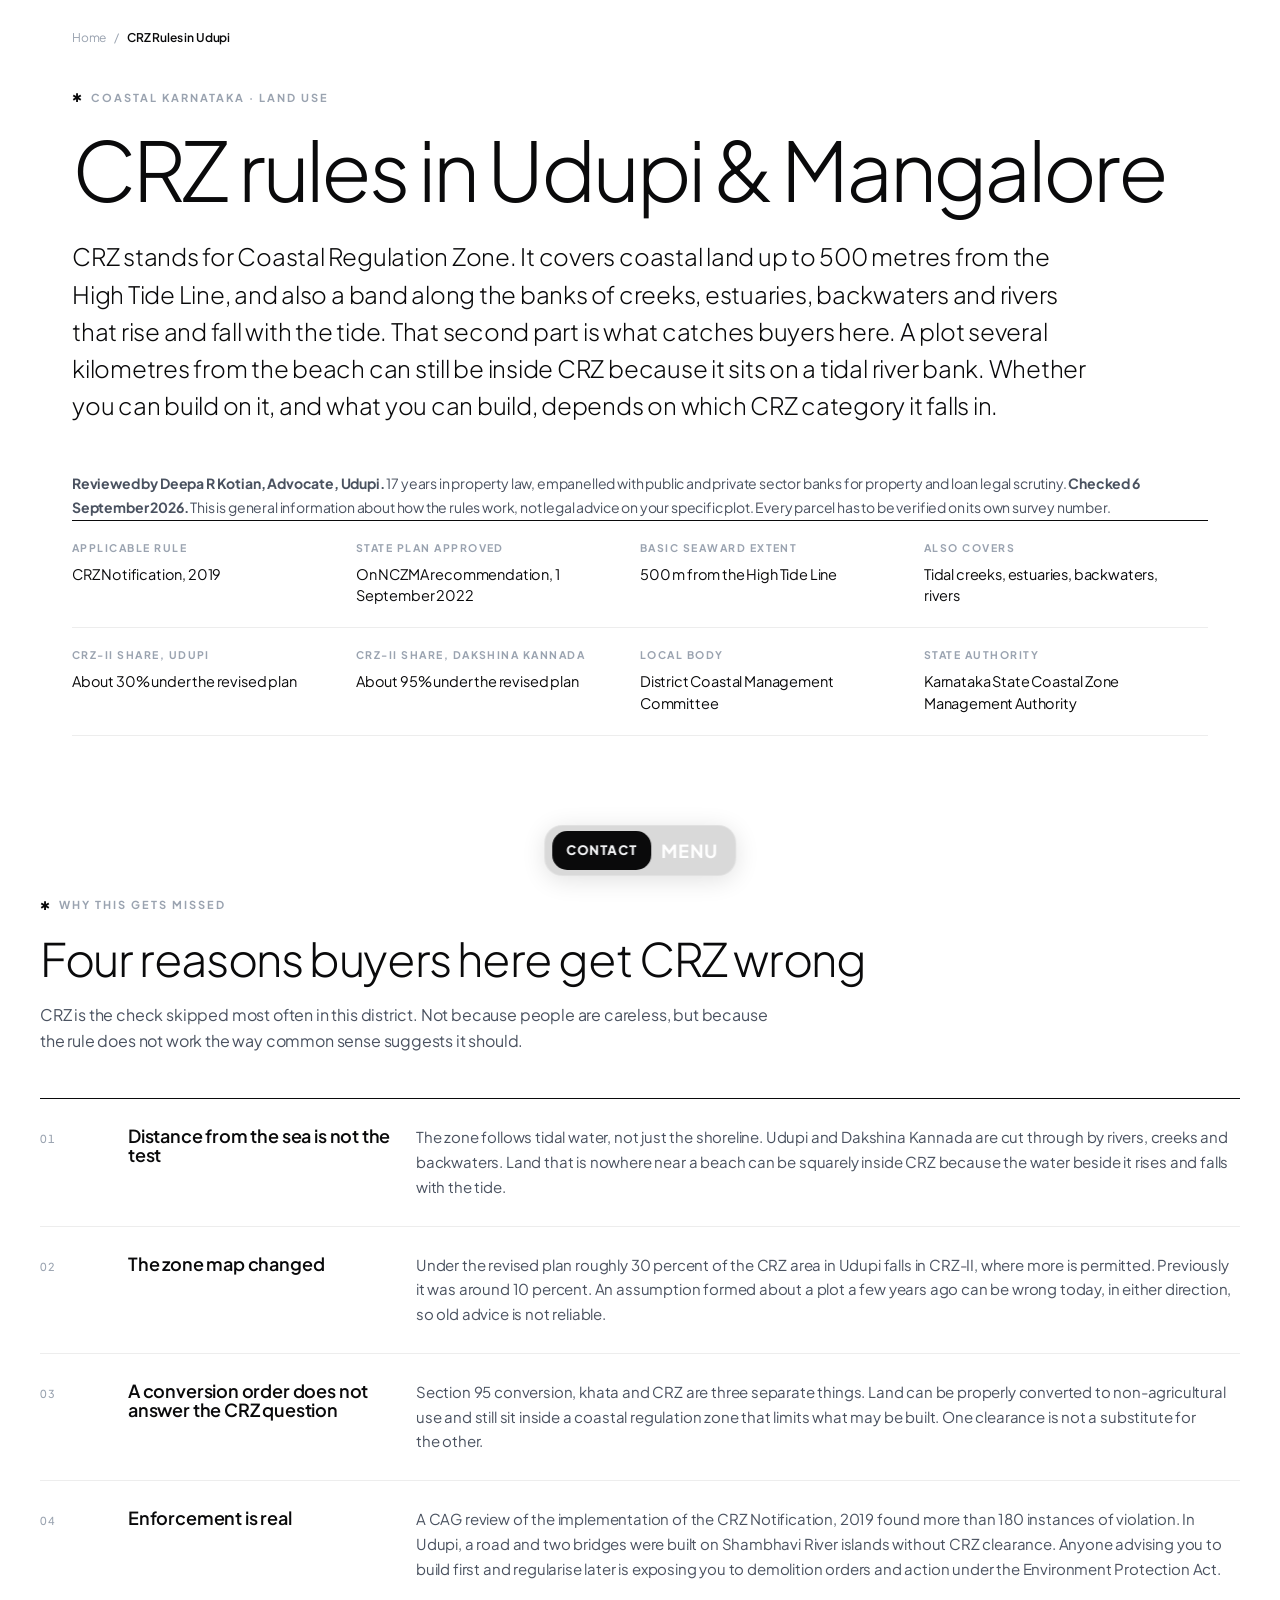
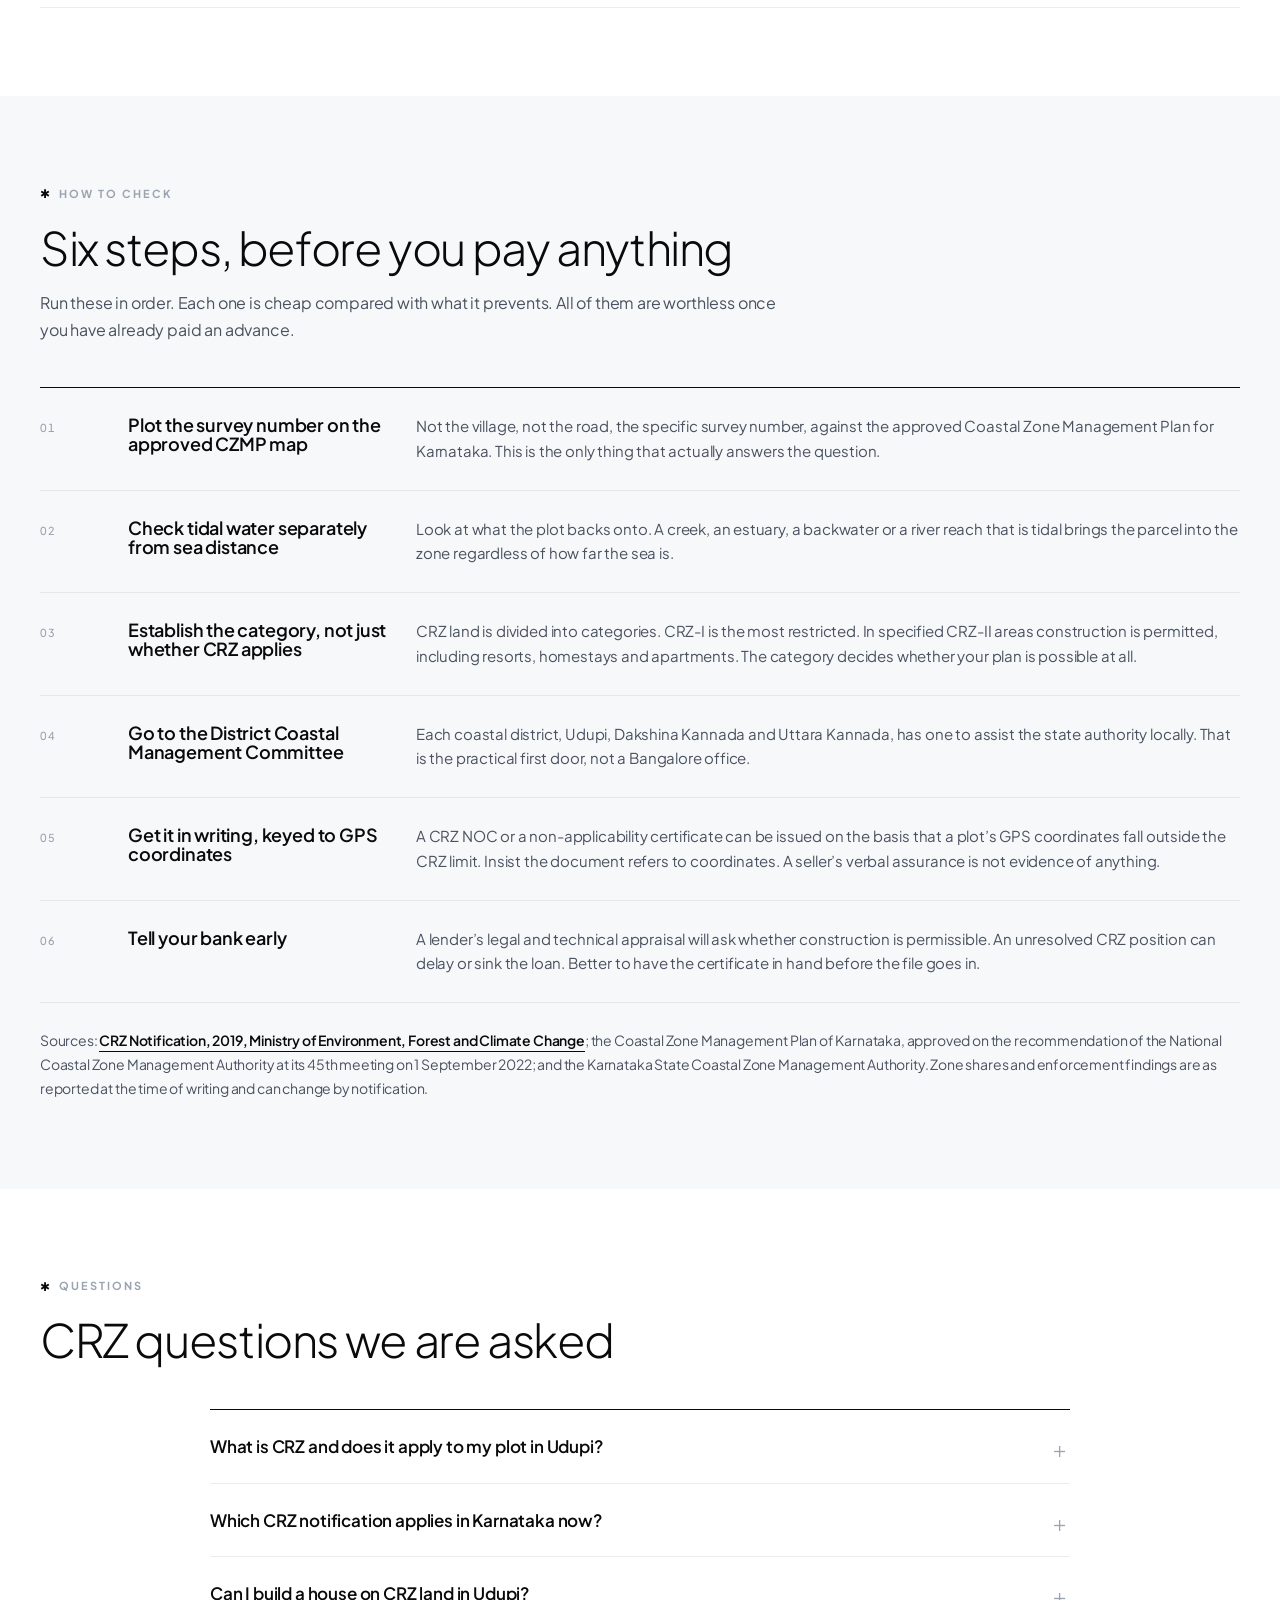
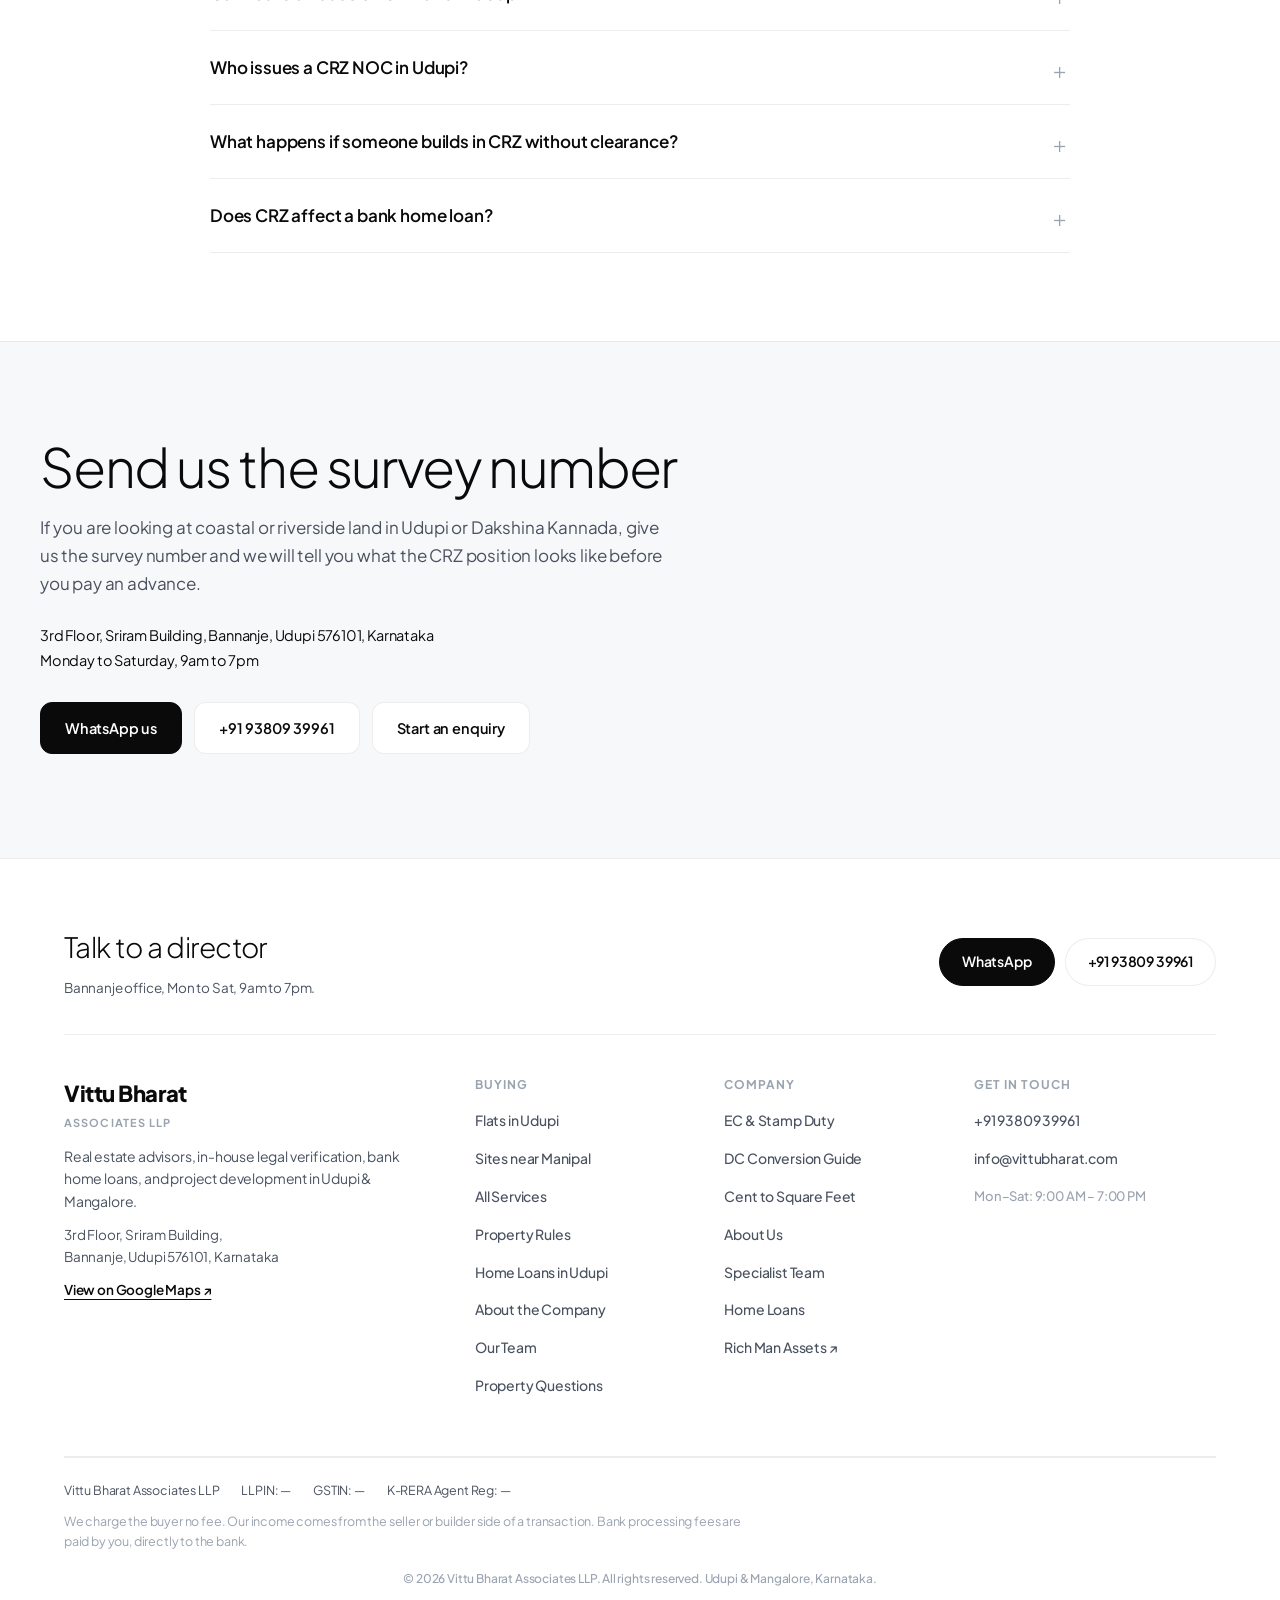
<file: crz-rules-udupi.html>
<!DOCTYPE html>
<html lang="en-IN">

<head>
  <meta charset="UTF-8">
  <meta name="viewport" content="width=device-width, initial-scale=1.0">
  <title>CRZ Rules in Udupi &amp; Mangalore | Coastal Land Guide | Vittu Bharat</title>
  <meta name="description"
    content="CRZ rules for buying coastal land in Udupi and Mangalore. What the zones mean, why riverfront plots are caught, and how to get a CRZ NOC before you pay.">
  <meta name="keywords"
    content="CRZ rules Udupi, CRZ Mangalore, coastal regulation zone Karnataka, CRZ NOC Udupi, CRZ 2019 notification, high tide line Karnataka, CZMP Karnataka, buying coastal land Udupi, CRZ clearance Dakshina Kannada">
  <meta name="author" content="Vittu Bharat Associates LLP">
  <meta name="robots" content="index, follow, max-image-preview:large, max-snippet:-1">
  <link rel="canonical" href="https://www.vittubharat.com/crz-rules-udupi.html">
  <link rel="alternate" type="text/plain" href="https://www.vittubharat.com/llms.txt" title="Plain text summary for AI systems">

  <meta name="geo.region" content="IN-KA">
  <meta name="geo.placename" content="Udupi, Karnataka, India">
  <meta name="geo.position" content="13.3408;74.7491">
  <meta name="ICBM" content="13.3408, 74.7491">
  <meta name="theme-color" content="#0A0A0B">

  <meta property="og:title" content="CRZ Rules for Coastal Land in Udupi &amp; Mangalore">
  <meta property="og:description"
    content="What the coastal regulation zones mean for a buyer, why riverfront land inland is still caught, and how to verify before you pay.">
  <meta property="og:type" content="article">
  <meta property="og:url" content="https://www.vittubharat.com/crz-rules-udupi.html">
  <meta property="og:image" content="https://www.vittubharat.com/logo/og-image.png">
  <meta property="og:site_name" content="Vittu Bharat Associates LLP">
  <meta property="og:locale" content="en_IN">
  <meta name="twitter:card" content="summary_large_image">
  <meta name="twitter:title" content="CRZ Rules in Udupi &amp; Mangalore">
  <meta name="twitter:description" content="Coastal regulation zone rules explained for property buyers in coastal Karnataka.">
  <meta name="twitter:image" content="https://www.vittubharat.com/logo/og-image.png">

  <link rel="icon" type="image/png" href="logo/textlogo.png">
  <link rel="preconnect" href="https://fonts.googleapis.com">
  <link rel="preconnect" href="https://fonts.gstatic.com" crossorigin>
  <link
    href="https://fonts.googleapis.com/css2?family=Plus+Jakarta+Sans:wght@200;300;400;500;600;700;800&display=swap"
    rel="stylesheet">
  <link rel="stylesheet" href="style.css">

  <script type="application/ld+json">
{
  "@context": "https://schema.org",
  "@type": "Article",
  "@id": "https://www.vittubharat.com/crz-rules-udupi.html#article",
  "headline": "CRZ rules for coastal land in Udupi and Mangalore",
  "description": "A property buyer's guide to the Coastal Regulation Zone in coastal Karnataka: which land is caught, what the zones permit, and how to verify a plot before paying.",
  "url": "https://www.vittubharat.com/crz-rules-udupi.html",
  "datePublished": "2026-09-06",
  "dateModified": "2026-09-06",
  "inLanguage": "en-IN",
  "isPartOf": { "@id": "https://www.vittubharat.com/#website" },
  "publisher": { "@id": "https://www.vittubharat.com/#organization" },
  "author": {
    "@type": "Organization",
    "@id": "https://www.vittubharat.com/#organization",
    "name": "Vittu Bharat Associates LLP"
  },
  "reviewedBy": {
    "@type": "Person",
    "name": "Deepa R Kotian",
    "jobTitle": "Advocate, Executive Director, Legal",
    "description": "Advocate based in Udupi with 17 years of legal experience, including 9 years as legal advisor to Sai Radha Builders and Developers. Empanelled with major public and private sector banks for property and loan legal scrutiny.",
    "worksFor": { "@id": "https://www.vittubharat.com/#organization" }
  },
  "about": [
    {"@type": "Thing", "name": "Coastal Regulation Zone Notification, 2019"},
    {"@type": "Place", "name": "Udupi district, Karnataka, India"},
    {"@type": "Place", "name": "Dakshina Kannada district, Karnataka, India"}
  ],
  "citation": [
    {"@type": "CreativeWork", "name": "CRZ Notification, 2019, Ministry of Environment, Forest and Climate Change"},
    {"@type": "CreativeWork", "name": "Coastal Zone Management Plan of Karnataka, approved on the recommendation of the National Coastal Zone Management Authority at its 45th meeting, 1 September 2022"}
  ]
}
</script>

  <script type="application/ld+json">
{
  "@context": "https://schema.org",
  "@type": "BreadcrumbList",
  "itemListElement": [
    { "@type": "ListItem", "position": 1, "name": "Home", "item": "https://www.vittubharat.com/" },
    { "@type": "ListItem", "position": 2, "name": "CRZ Rules in Udupi", "item": "https://www.vittubharat.com/crz-rules-udupi.html" }
  ]
}
</script>

  <script type="application/ld+json">
{
  "@context": "https://schema.org",
  "@type": "HowTo",
  "name": "How to check whether a plot in coastal Karnataka falls under CRZ",
  "description": "The verification steps to complete before paying for land near the sea, a backwater, a creek or a tidal river in Udupi or Dakshina Kannada.",
  "inLanguage": "en-IN",
  "totalTime": "P30D",
  "step": [
    {
      "@type": "HowToStep",
      "position": 1,
      "name": "Plot the survey number against the approved CZMP map",
      "text": "Get the specific survey number plotted on the approved Coastal Zone Management Plan map for Karnataka. Distance from the sea by eye is not the test, because the plan also covers banks of creeks, estuaries, backwaters and rivers subject to tidal fluctuation."
    },
    {
      "@type": "HowToStep",
      "position": 2,
      "name": "Check tidal water proximity separately from sea distance",
      "text": "A plot several kilometres inland can still be inside CRZ if it sits on the bank of a tidal river or backwater. Check this separately rather than assuming that being away from the beach is enough."
    },
    {
      "@type": "HowToStep",
      "position": 3,
      "name": "Establish the zone category",
      "text": "CRZ land is divided into categories. What you may build, and whether you may build at all, depends on which category the plot falls in. Under the revised plan roughly 30 percent of the CRZ area in Udupi and about 95 percent in Dakshina Kannada falls in CRZ-II, where more construction is permitted."
    },
    {
      "@type": "HowToStep",
      "position": 4,
      "name": "Approach the District Coastal Management Committee",
      "text": "Each of the three coastal districts, Udupi, Dakshina Kannada and Uttara Kannada, has a District Coastal Management Committee that assists the state authority locally. This is the practical first point of contact."
    },
    {
      "@type": "HowToStep",
      "position": 5,
      "name": "Obtain a written NOC or non-applicability certificate keyed to GPS coordinates",
      "text": "Insist on a written CRZ NOC or a non-applicability certificate tied to the GPS coordinates of the plot. A verbal assurance from a seller or a broker is worth nothing if the site is later found inside the zone."
    },
    {
      "@type": "HowToStep",
      "position": 6,
      "name": "Do this before payment, not after",
      "text": "Complete CRZ verification before any payment and before registration. Building without clearance invites a show cause notice, demolition orders and action under the Environment Protection Act."
    }
  ]
}
</script>

  <script type="application/ld+json">
{
  "@context": "https://schema.org",
  "@type": "FAQPage",
  "mainEntity": [
    {
      "@type": "Question",
      "name": "What is CRZ and does it apply to my plot in Udupi?",
      "acceptedAnswer": { "@type": "Answer", "text": "CRZ stands for Coastal Regulation Zone. Broadly it covers coastal land up to 500 metres from the High Tide Line, plus a band along the banks of creeks, estuaries, backwaters and rivers that are subject to tidal fluctuation. That second part is what catches people out in Udupi: a plot well inland from the beach can still be inside CRZ if it sits on a tidal river bank. The only reliable answer comes from plotting your survey number against the approved Coastal Zone Management Plan." }
    },
    {
      "@type": "Question",
      "name": "Which CRZ notification applies in Karnataka now?",
      "acceptedAnswer": { "@type": "Answer", "text": "The CRZ Notification, 2019. Karnataka's Coastal Zone Management Plans were approved on the recommendation of the National Coastal Zone Management Authority at its 45th meeting on 1 September 2022, and proposals for CRZ clearance received after that are considered under the 2019 notification. Dakshina Kannada, Udupi and Uttara Kannada all operate under the same notification and the same state plan." }
    },
    {
      "@type": "Question",
      "name": "Can I build a house on CRZ land in Udupi?",
      "acceptedAnswer": { "@type": "Answer", "text": "It depends entirely on the zone category. CRZ-I carries the heaviest restrictions. In specified CRZ-II areas, construction including resorts, homestays and apartments can be permitted. Under the revised plan about 30 percent of the CRZ area in Udupi falls in CRZ-II, up from roughly 10 percent previously, and about 95 percent in Dakshina Kannada. Because that share changed, an assumption made about a plot a few years ago may be wrong in either direction today." }
    },
    {
      "@type": "Question",
      "name": "Who issues a CRZ NOC in Udupi?",
      "acceptedAnswer": { "@type": "Answer", "text": "Start with the District Coastal Management Committee for the district. The Karnataka State Coastal Zone Management Authority, headquartered in Bangalore and chaired by the Additional Chief Secretary for Forest, Ecology and Environment, examines proposals and reviews alleged violations. An NOC can be issued on the basis that a plot's GPS coordinates fall outside the CRZ limit, so insist on the certificate being keyed to coordinates." }
    },
    {
      "@type": "Question",
      "name": "What happens if someone builds in CRZ without clearance?",
      "acceptedAnswer": { "@type": "Answer", "text": "It is treated as a violation and can lead to a show cause notice, demolition orders and action under the Environment Protection Act. Enforcement is not theoretical here. A CAG review of implementation of the CRZ Notification, 2019 found more than 180 instances of violation, and in Udupi a road and two bridges were built on Shambhavi River islands without CRZ clearance. Do not accept advice to build first and regularise later." }
    },
    {
      "@type": "Question",
      "name": "Does CRZ affect a bank home loan?",
      "acceptedAnswer": { "@type": "Answer", "text": "It can. A lender's legal and technical appraisal will look at whether construction on the plot is permissible. If the property sits in CRZ without the required clearance, or the position is unclear, the loan can be refused or delayed. This is one more reason to settle the CRZ question before you pay an advance rather than during the bank's checks." }
    }
  ]
}
</script>
</head>

<body class="ab-body">

<div class="nb" id="nb">
    <nav class="nb-panel" id="nb-panel" aria-hidden="true">
      <a href="index.html" class="nb-link">Home</a>
      <a href="about.html" class="nb-link">About Us</a>
      <a href="flats-for-sale-udupi.html" class="nb-link">Flats in Udupi</a>
      <a href="sites-for-sale-manipal.html" class="nb-link">Sites near Manipal</a>
      <a href="home-loans.html" class="nb-link">Home Loans</a>
      <a href="property-in-udupi.html" class="nb-link">Property in Udupi</a>
      <a href="sites-for-sale-manipal.html" class="nb-link">Sites near Manipal</a>
      <a href="#faq" class="nb-link">Questions</a>
      <a href="https://richmanassets.in" target="_blank" rel="noopener" class="nb-link nb-link--accent">Rich Man Assets
        &#8599;</a>
    </nav>
    <div class="nb-bar">
      <a href="#contact" class="nb-logo"> Contact</a>
      <button class="nb-toggle" id="nb-toggle" aria-expanded="false">
        <span class="nb-label-menu">Menu</span>
        <span class="nb-label-close">Close</span>
      </button>
    </div>
  </div>

  <main class="ab-main">

    <nav class="ab-crumbs" aria-label="Breadcrumb">
      <a href="index.html">Home</a>
      <span aria-hidden="true">/</span>
      <span aria-current="page">CRZ Rules in Udupi</span>
    </nav>

    <header class="ab-lead">
      <p class="section-label"><span class="label-star">&#10033;</span> COASTAL KARNATAKA &middot; LAND USE</p>
      <h1 class="ab-h1">CRZ rules in Udupi &amp; Mangalore</h1>
      <p class="ab-answer">CRZ stands for Coastal Regulation Zone. It covers coastal land up to 500 metres from the
        High Tide Line, and also a band along the banks of creeks, estuaries, backwaters and rivers that rise and fall
        with the tide. That second part is what catches buyers here. A plot several kilometres from the beach can still
        be inside CRZ because it sits on a tidal river bank. Whether you can build on it, and what you can build,
        depends on which CRZ category it falls in.</p>
      <p class="ab-note"><strong>Reviewed by Deepa R Kotian, Advocate, Udupi.</strong> 17 years in property law,
        empanelled with public and private sector banks for property and loan legal scrutiny.
        <strong>Checked 6 September 2026.</strong> This is general information about how the rules work, not legal
        advice on your specific plot. Every parcel has to be verified on its own survey number.</p>
      <dl class="ab-facts">
        <div class="ab-fact">
          <dt>Applicable rule</dt>
          <dd>CRZ Notification, 2019</dd>
        </div>
        <div class="ab-fact">
          <dt>State plan approved</dt>
          <dd>On NCZMA recommendation, 1 September 2022</dd>
        </div>
        <div class="ab-fact">
          <dt>Basic seaward extent</dt>
          <dd>500 m from the High Tide Line</dd>
        </div>
        <div class="ab-fact">
          <dt>Also covers</dt>
          <dd>Tidal creeks, estuaries, backwaters, rivers</dd>
        </div>
        <div class="ab-fact">
          <dt>CRZ-II share, Udupi</dt>
          <dd>About 30% under the revised plan</dd>
        </div>
        <div class="ab-fact">
          <dt>CRZ-II share, Dakshina Kannada</dt>
          <dd>About 95% under the revised plan</dd>
        </div>
        <div class="ab-fact">
          <dt>Local body</dt>
          <dd>District Coastal Management Committee</dd>
        </div>
        <div class="ab-fact">
          <dt>State authority</dt>
          <dd>Karnataka State Coastal Zone Management Authority</dd>
        </div>
      </dl>
    </header>

    <!-- WHY IT MATTERS -->
    <section class="ab-section" id="why" aria-labelledby="why-h">
      <div class="ab-head">
        <p class="section-label"><span class="label-star">&#10033;</span> WHY THIS GETS MISSED</p>
        <h2 class="ab-h2" id="why-h">Four reasons buyers here get CRZ wrong</h2>
        <p class="ab-head-sub">CRZ is the check skipped most often in this district. Not because people are careless,
          but because the rule does not work the way common sense suggests it should.</p>
      </div>
      <ol class="ab-list">
        <li class="ab-item">
          <span class="ab-item-num">01</span>
          <h3 class="ab-item-title">Distance from the sea is not the test</h3>
          <p class="ab-item-text">The zone follows tidal water, not just the shoreline. Udupi and Dakshina Kannada are
            cut through by rivers, creeks and backwaters. Land that is nowhere near a beach can be squarely inside CRZ
            because the water beside it rises and falls with the tide.</p>
        </li>
        <li class="ab-item">
          <span class="ab-item-num">02</span>
          <h3 class="ab-item-title">The zone map changed</h3>
          <p class="ab-item-text">Under the revised plan roughly 30 percent of the CRZ area in Udupi falls in CRZ-II,
            where more is permitted. Previously it was around 10 percent. An assumption formed about a plot a few years
            ago can be wrong today, in either direction, so old advice is not reliable.</p>
        </li>
        <li class="ab-item">
          <span class="ab-item-num">03</span>
          <h3 class="ab-item-title">A conversion order does not answer the CRZ question</h3>
          <p class="ab-item-text">Section 95 conversion, khata and CRZ are three separate things. Land can be properly
            converted to non-agricultural use and still sit inside a coastal regulation zone that limits what may be
            built. One clearance is not a substitute for the other.</p>
        </li>
        <li class="ab-item">
          <span class="ab-item-num">04</span>
          <h3 class="ab-item-title">Enforcement is real</h3>
          <p class="ab-item-text">A CAG review of the implementation of the CRZ Notification, 2019 found more than 180
            instances of violation. In Udupi, a road and two bridges were built on Shambhavi River islands without CRZ
            clearance. Anyone advising you to build first and regularise later is exposing you to demolition orders and
            action under the Environment Protection Act.</p>
        </li>
      </ol>
    </section>

    <!-- HOW TO CHECK -->
    <section class="ab-section ab-section--alt" id="check" aria-labelledby="check-h">
      <div class="ab-head">
        <p class="section-label"><span class="label-star">&#10033;</span> HOW TO CHECK</p>
        <h2 class="ab-h2" id="check-h">Six steps, before you pay anything</h2>
        <p class="ab-head-sub">Run these in order. Each one is cheap compared with what it prevents. All of them are
          worthless once you have already paid an advance.</p>
      </div>
      <ol class="ab-list">
        <li class="ab-item">
          <span class="ab-item-num">01</span>
          <h3 class="ab-item-title">Plot the survey number on the approved CZMP map</h3>
          <p class="ab-item-text">Not the village, not the road, the specific survey number, against the approved
            Coastal Zone Management Plan for Karnataka. This is the only thing that actually answers the question.</p>
        </li>
        <li class="ab-item">
          <span class="ab-item-num">02</span>
          <h3 class="ab-item-title">Check tidal water separately from sea distance</h3>
          <p class="ab-item-text">Look at what the plot backs onto. A creek, an estuary, a backwater or a river reach
            that is tidal brings the parcel into the zone regardless of how far the sea is.</p>
        </li>
        <li class="ab-item">
          <span class="ab-item-num">03</span>
          <h3 class="ab-item-title">Establish the category, not just whether CRZ applies</h3>
          <p class="ab-item-text">CRZ land is divided into categories. CRZ-I is the most restricted. In specified
            CRZ-II areas construction is permitted, including resorts, homestays and apartments. The category decides
            whether your plan is possible at all.</p>
        </li>
        <li class="ab-item">
          <span class="ab-item-num">04</span>
          <h3 class="ab-item-title">Go to the District Coastal Management Committee</h3>
          <p class="ab-item-text">Each coastal district, Udupi, Dakshina Kannada and Uttara Kannada, has one to assist
            the state authority locally. That is the practical first door, not a Bangalore office.</p>
        </li>
        <li class="ab-item">
          <span class="ab-item-num">05</span>
          <h3 class="ab-item-title">Get it in writing, keyed to GPS coordinates</h3>
          <p class="ab-item-text">A CRZ NOC or a non-applicability certificate can be issued on the basis that a
            plot&rsquo;s GPS coordinates fall outside the CRZ limit. Insist the document refers to coordinates. A
            seller&rsquo;s verbal assurance is not evidence of anything.</p>
        </li>
        <li class="ab-item">
          <span class="ab-item-num">06</span>
          <h3 class="ab-item-title">Tell your bank early</h3>
          <p class="ab-item-text">A lender&rsquo;s legal and technical appraisal will ask whether construction is
            permissible. An unresolved CRZ position can delay or sink the loan. Better to have the certificate in hand
            before the file goes in.</p>
        </li>
      </ol>
      <p class="ab-note">Sources: <a href="https://parivesh.nic.in/" target="_blank" rel="noopener">CRZ Notification,
          2019, Ministry of Environment, Forest and Climate Change</a>; the Coastal Zone Management Plan of Karnataka,
        approved on the recommendation of the National Coastal Zone Management Authority at its 45th meeting on
        1 September 2022; and the Karnataka State Coastal Zone Management Authority. Zone shares and enforcement
        findings are as reported at the time of writing and can change by notification.</p>
    </section>

    <!-- FAQ -->
    <section class="ab-section" id="faq" aria-labelledby="faq-h">
      <div class="ab-head">
        <p class="section-label"><span class="label-star">&#10033;</span> QUESTIONS</p>
        <h2 class="ab-h2" id="faq-h">CRZ questions we are asked</h2>
      </div>
      <div class="ab-faq">
        <details class="ab-faq-item">
          <summary class="ab-faq-q">What is CRZ and does it apply to my plot in Udupi?</summary>
          <p class="ab-faq-a">CRZ stands for Coastal Regulation Zone. Broadly it covers coastal land up to 500 metres
            from the High Tide Line, plus a band along the banks of creeks, estuaries, backwaters and rivers subject to
            tidal fluctuation. That second part is what catches people out in Udupi: a plot well inland from the beach
            can still be inside CRZ if it sits on a tidal river bank. The only reliable answer comes from plotting your
            survey number against the approved Coastal Zone Management Plan.</p>
        </details>
        <details class="ab-faq-item">
          <summary class="ab-faq-q">Which CRZ notification applies in Karnataka now?</summary>
          <p class="ab-faq-a">The CRZ Notification, 2019. Karnataka&rsquo;s Coastal Zone Management Plans were approved
            on the recommendation of the National Coastal Zone Management Authority at its 45th meeting on 1 September
            2022, and proposals for CRZ clearance received after that are considered under the 2019 notification.
            Dakshina Kannada, Udupi and Uttara Kannada all operate under the same notification and the same state
            plan.</p>
        </details>
        <details class="ab-faq-item">
          <summary class="ab-faq-q">Can I build a house on CRZ land in Udupi?</summary>
          <p class="ab-faq-a">It depends entirely on the zone category. CRZ-I carries the heaviest restrictions. In
            specified CRZ-II areas, construction including resorts, homestays and apartments can be permitted. Under the
            revised plan about 30 percent of the CRZ area in Udupi falls in CRZ-II, up from roughly 10 percent
            previously, and about 95 percent in Dakshina Kannada. Because that share changed, an assumption made about a
            plot a few years ago may be wrong in either direction today.</p>
        </details>
        <details class="ab-faq-item">
          <summary class="ab-faq-q">Who issues a CRZ NOC in Udupi?</summary>
          <p class="ab-faq-a">Start with the District Coastal Management Committee for the district. The Karnataka State
            Coastal Zone Management Authority, headquartered in Bangalore and chaired by the Additional Chief Secretary
            for Forest, Ecology and Environment, examines proposals and reviews alleged violations. An NOC can be issued
            on the basis that a plot&rsquo;s GPS coordinates fall outside the CRZ limit, so insist on the certificate
            being keyed to coordinates.</p>
        </details>
        <details class="ab-faq-item">
          <summary class="ab-faq-q">What happens if someone builds in CRZ without clearance?</summary>
          <p class="ab-faq-a">It is treated as a violation and can lead to a show cause notice, demolition orders and
            action under the Environment Protection Act. Enforcement is not theoretical here. A CAG review of
            implementation of the CRZ Notification, 2019 found more than 180 instances of violation, and in Udupi a road
            and two bridges were built on Shambhavi River islands without CRZ clearance. Do not accept advice to build
            first and regularise later.</p>
        </details>
        <details class="ab-faq-item">
          <summary class="ab-faq-q">Does CRZ affect a bank home loan?</summary>
          <p class="ab-faq-a">It can. A lender&rsquo;s legal and technical appraisal will look at whether construction on
            the plot is permissible. If the property sits in CRZ without the required clearance, or the position is
            unclear, the loan can be refused or delayed. This is one more reason to settle the CRZ question before you
            pay an advance rather than during the bank&rsquo;s checks.</p>
        </details>
      </div>
    </section>

    <!-- CONTACT -->
    <section class="ab-contact" id="contact" aria-labelledby="contact-h">
      <div class="ab-contact-inner">
        <h2 class="ab-contact-h" id="contact-h">Send us the survey number</h2>
        <p class="ab-contact-text">If you are looking at coastal or riverside land in Udupi or Dakshina Kannada, give us
          the survey number and we will tell you what the CRZ position looks like before you pay an advance.</p>
        <address class="ab-contact-addr">
          3rd Floor, Sriram Building, Bannanje, Udupi 576101, Karnataka<br>
          Monday to Saturday, 9am to 7pm
        </address>
        <div class="ab-contact-actions">
          <a class="ab-btn ab-btn--solid" href="https://wa.me/919380939961" target="_blank" rel="noopener">WhatsApp us</a>
          <a class="ab-btn" href="tel:+919380939961">+91 93809 39961</a>
          <a class="ab-btn" href="index.html#say-hello">Start an enquiry</a>
        </div>
      </div>
    </section>

<footer class="site-footer" id="site-footer">
      <div class="footer-inner">

        <div class="footer-cta">
          <div class="footer-cta-text">
            <p class="footer-cta-label">Talk to a director</p>
            <p class="footer-cta-line">Bannanje office, Mon to Sat, 9am to 7pm.</p>
          </div>
          <div class="footer-cta-actions">
            <a class="footer-cta-btn footer-cta-btn--solid" href="https://wa.me/919380939961" target="_blank" rel="noopener">WhatsApp</a>
            <a class="footer-cta-btn" href="tel:+919380939961">+91 93809 39961</a>
          </div>
        </div>

        <div class="footer-grid" id="footer-grid">
          <div class="footer-brand-col">
            <a href="index.html" class="footer-logo">
              <span class="footer-logo-title">Vittu Bharat</span>
              <span class="footer-logo-sub">Associates LLP</span>
            </a>
            <p class="footer-brand-desc">Real estate advisors, in-house legal verification, bank home loans, and project
              development in Udupi &amp; Mangalore.</p>
            <address class="footer-addr">
              3rd Floor, Sriram Building,<br>
              Bannanje, Udupi 576101, Karnataka
            </address>
            <a href="https://maps.app.goo.gl/BXjthYPATCqSxRvz6" target="_blank" rel="noopener" class="footer-maps-link">View
              on Google Maps ↗</a>
          </div>
          <div class="footer-links-col">
            <p class="footer-col-label">Buying</p>
            <nav class="footer-nav">
              <a href="flats-for-sale-udupi.html" class="footer-link">Flats in Udupi</a>
              <a href="sites-for-sale-manipal.html" class="footer-link">Sites near Manipal</a>
              <a href="index.html#services" class="footer-link">All Services</a>
              <a href="about.html#rules" class="footer-link">Property Rules</a>
              <a href="home-loans.html" class="footer-link">Home Loans in Udupi</a>
              <a href="about.html" class="footer-link">About the Company</a>
              <a href="about.html#team" class="footer-link">Our Team</a>
              <a href="about.html#faq" class="footer-link">Property Questions</a>
            </nav>
          </div>
          <div class="footer-links-col">
            <p class="footer-col-label">Company</p>
            <nav class="footer-nav">
              <a href="encumbrance-certificate-stamp-duty-karnataka.html" class="footer-link">EC &amp; Stamp Duty</a>
              <a href="dc-conversion-udupi.html" class="footer-link">DC Conversion Guide</a>
              <a href="cent-to-square-feet.html" class="footer-link">Cent to Square Feet</a>
              <a href="about.html" class="footer-link">About Us</a>
              <a href="about.html#team" class="footer-link">Specialist Team</a>
              <a href="home-loans.html" class="footer-link">Home Loans</a>
              <a href="https://richmanassets.in" target="_blank" rel="noopener" class="footer-link">Rich Man Assets ↗</a>
            </nav>
          </div>
          <div class="footer-links-col">
            <p class="footer-col-label">Get in Touch</p>
            <nav class="footer-nav">
              <a href="tel:+919380939961" class="footer-link">+91 93809 39961</a>
              <a href="mailto:info@vittubharat.com" class="footer-link">info@vittubharat.com</a>
            </nav>
            <p class="footer-hours">Mon–Sat: 9:00 AM – 7:00 PM</p>
          </div>
        </div>
        <div class="footer-legal">
          <p class="footer-legal-line">
            <span class="footer-legal-item">Vittu Bharat Associates LLP</span>
            <span class="footer-legal-item">LLPIN: <span data-fill="llpin">&mdash;</span></span>
            <span class="footer-legal-item">GSTIN: <span data-fill="gstin">&mdash;</span></span>
            <span class="footer-legal-item">K-RERA Agent Reg: <span data-fill="rera">&mdash;</span></span>
          </p>
          <p class="footer-legal-note">We charge the buyer no fee. Our income comes from the seller or builder side of a transaction. Bank processing fees are paid by you, directly to the bank.</p>
        </div>

        <div class="footer-meta-bar">
          <p class="footer-copy">© 2026 Vittu Bharat Associates LLP. All rights reserved. Udupi &amp; Mangalore,
            Karnataka.</p>
        </div>
      </div>
    </footer>
  </main>

  <script src="main.js"></script>
</body>

</html>
</file>
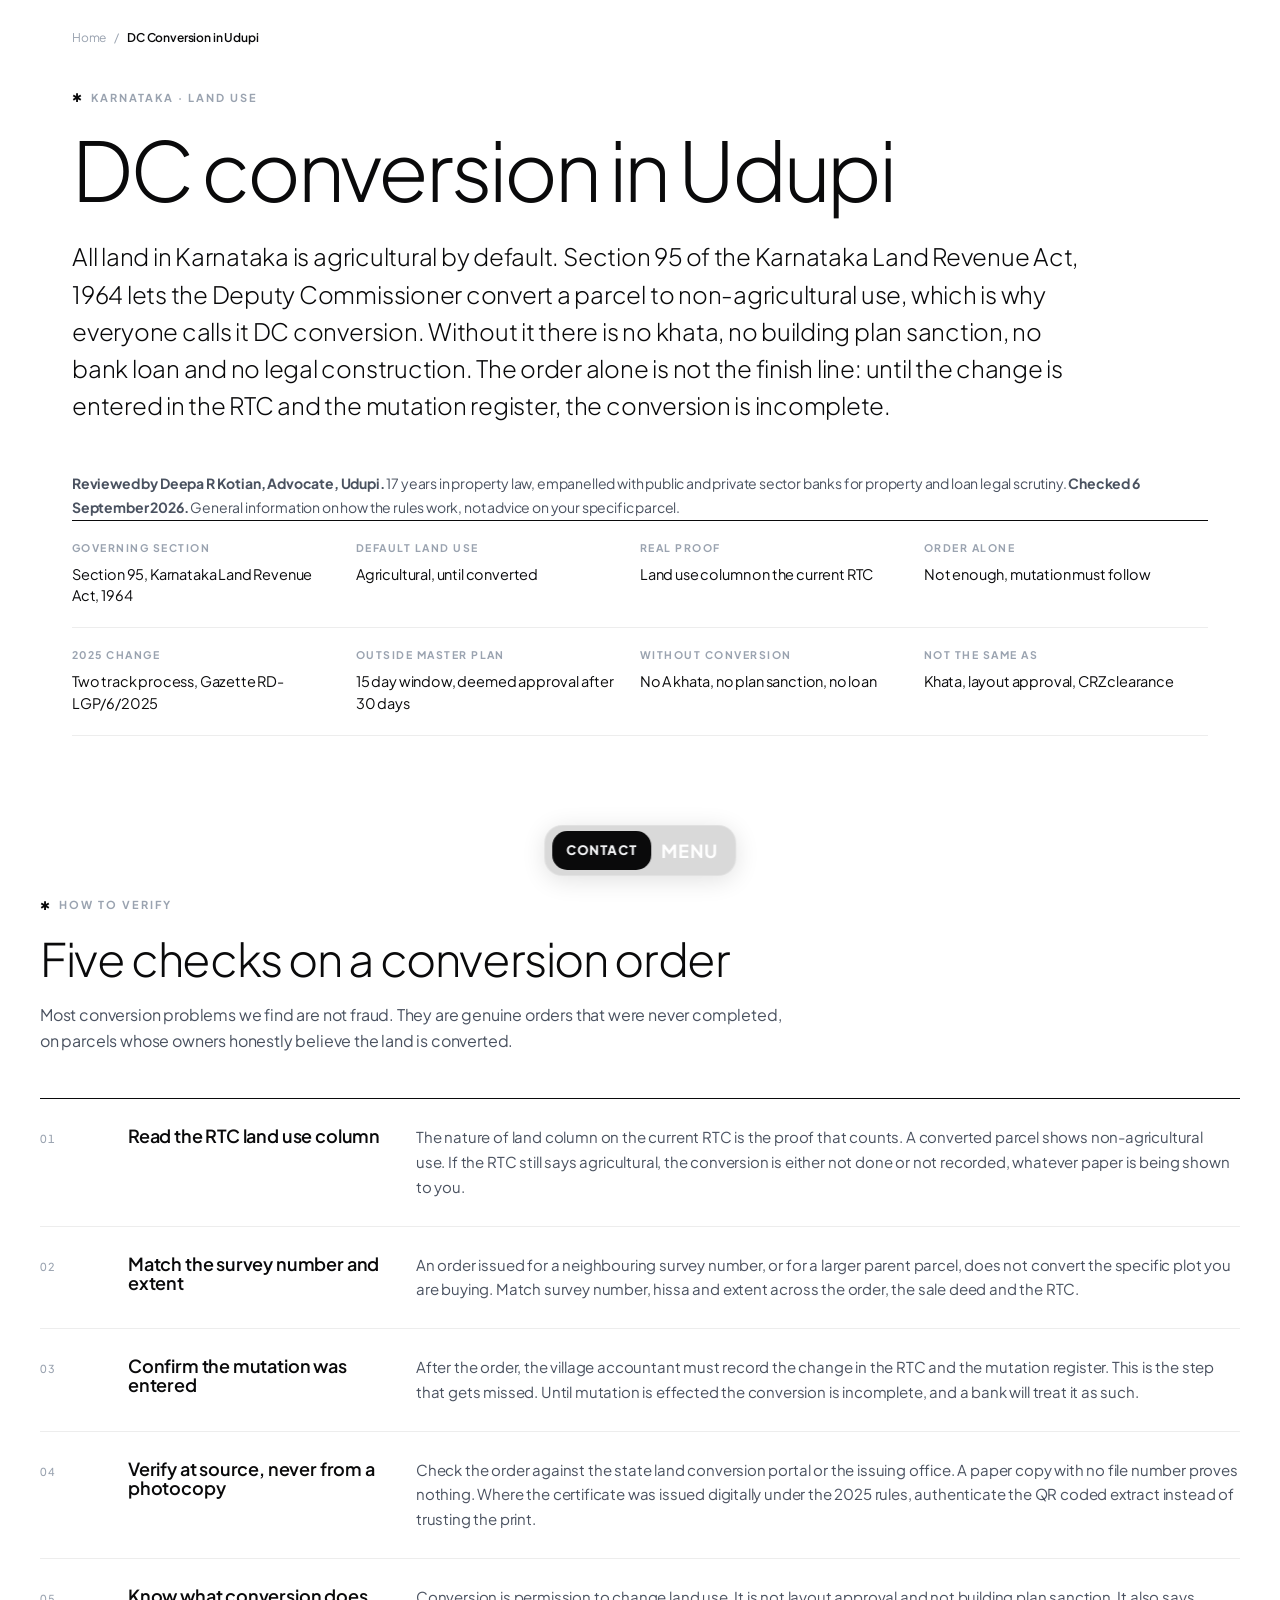
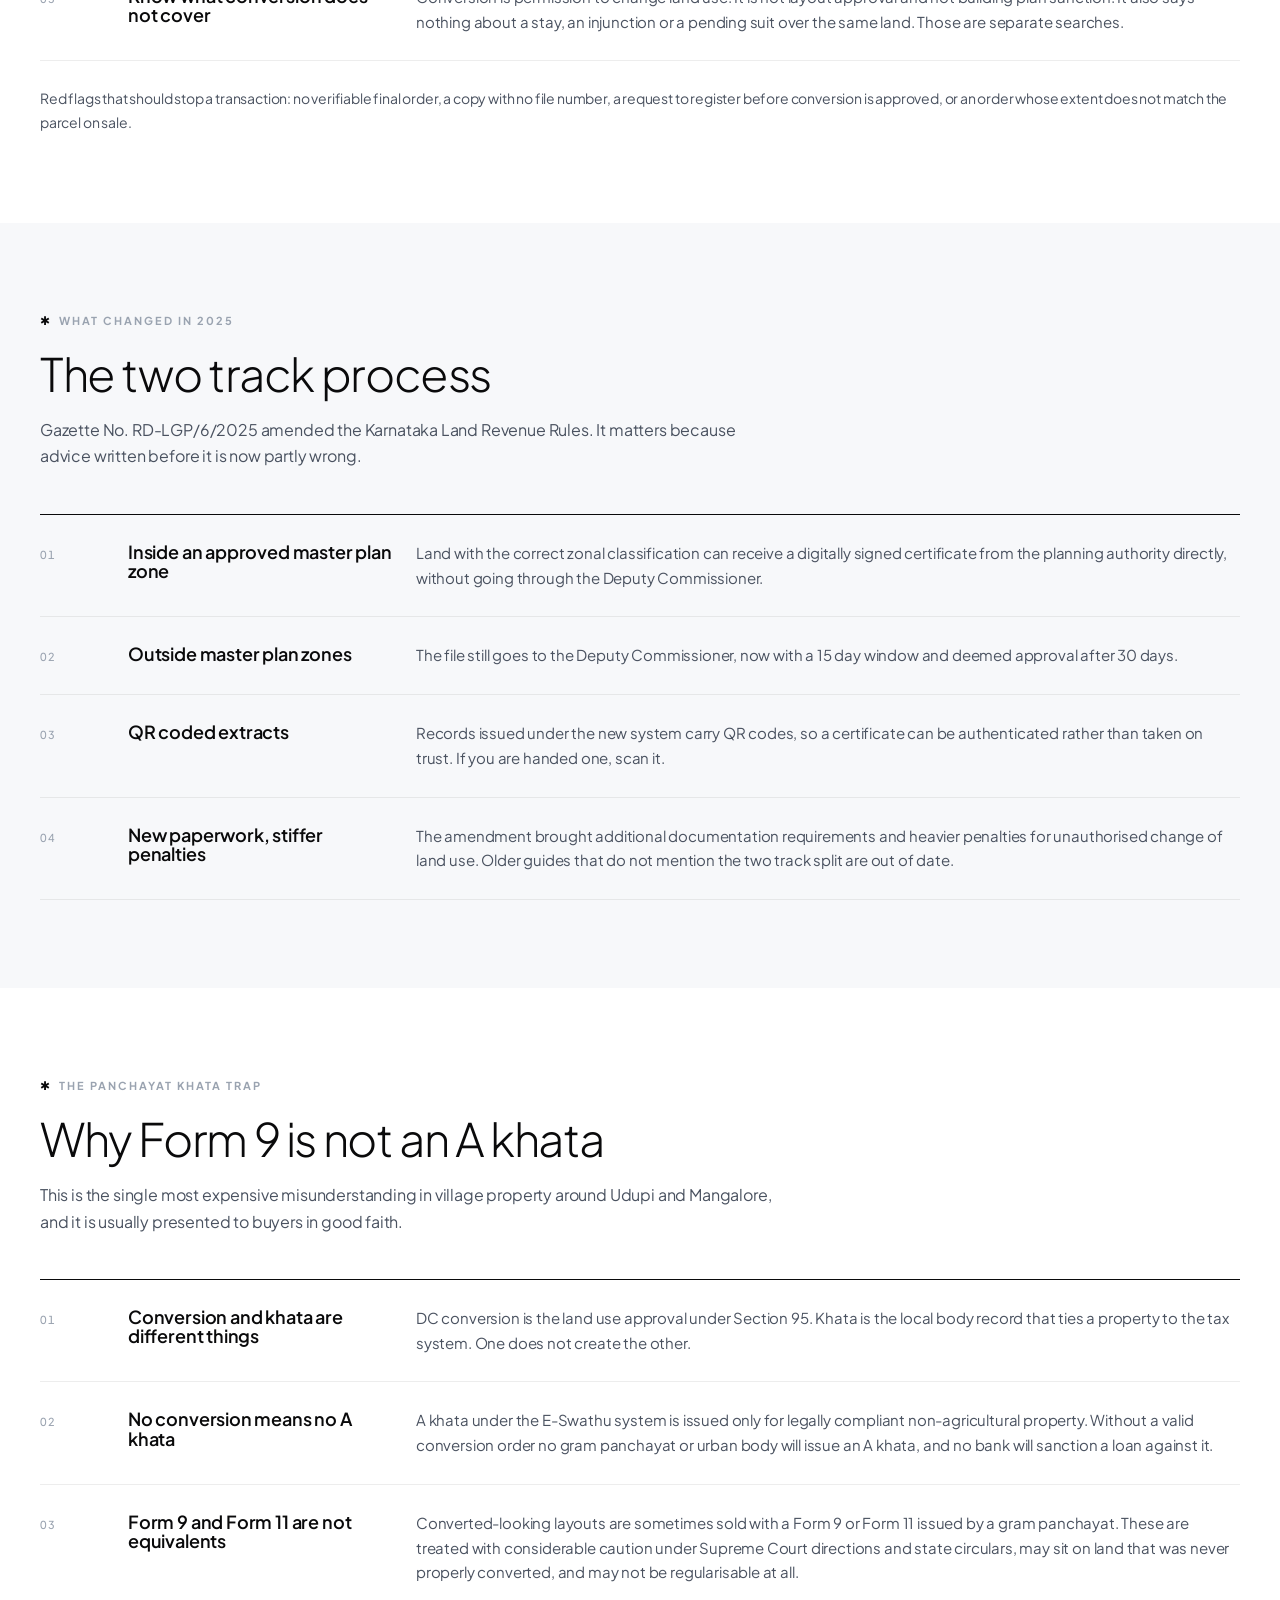
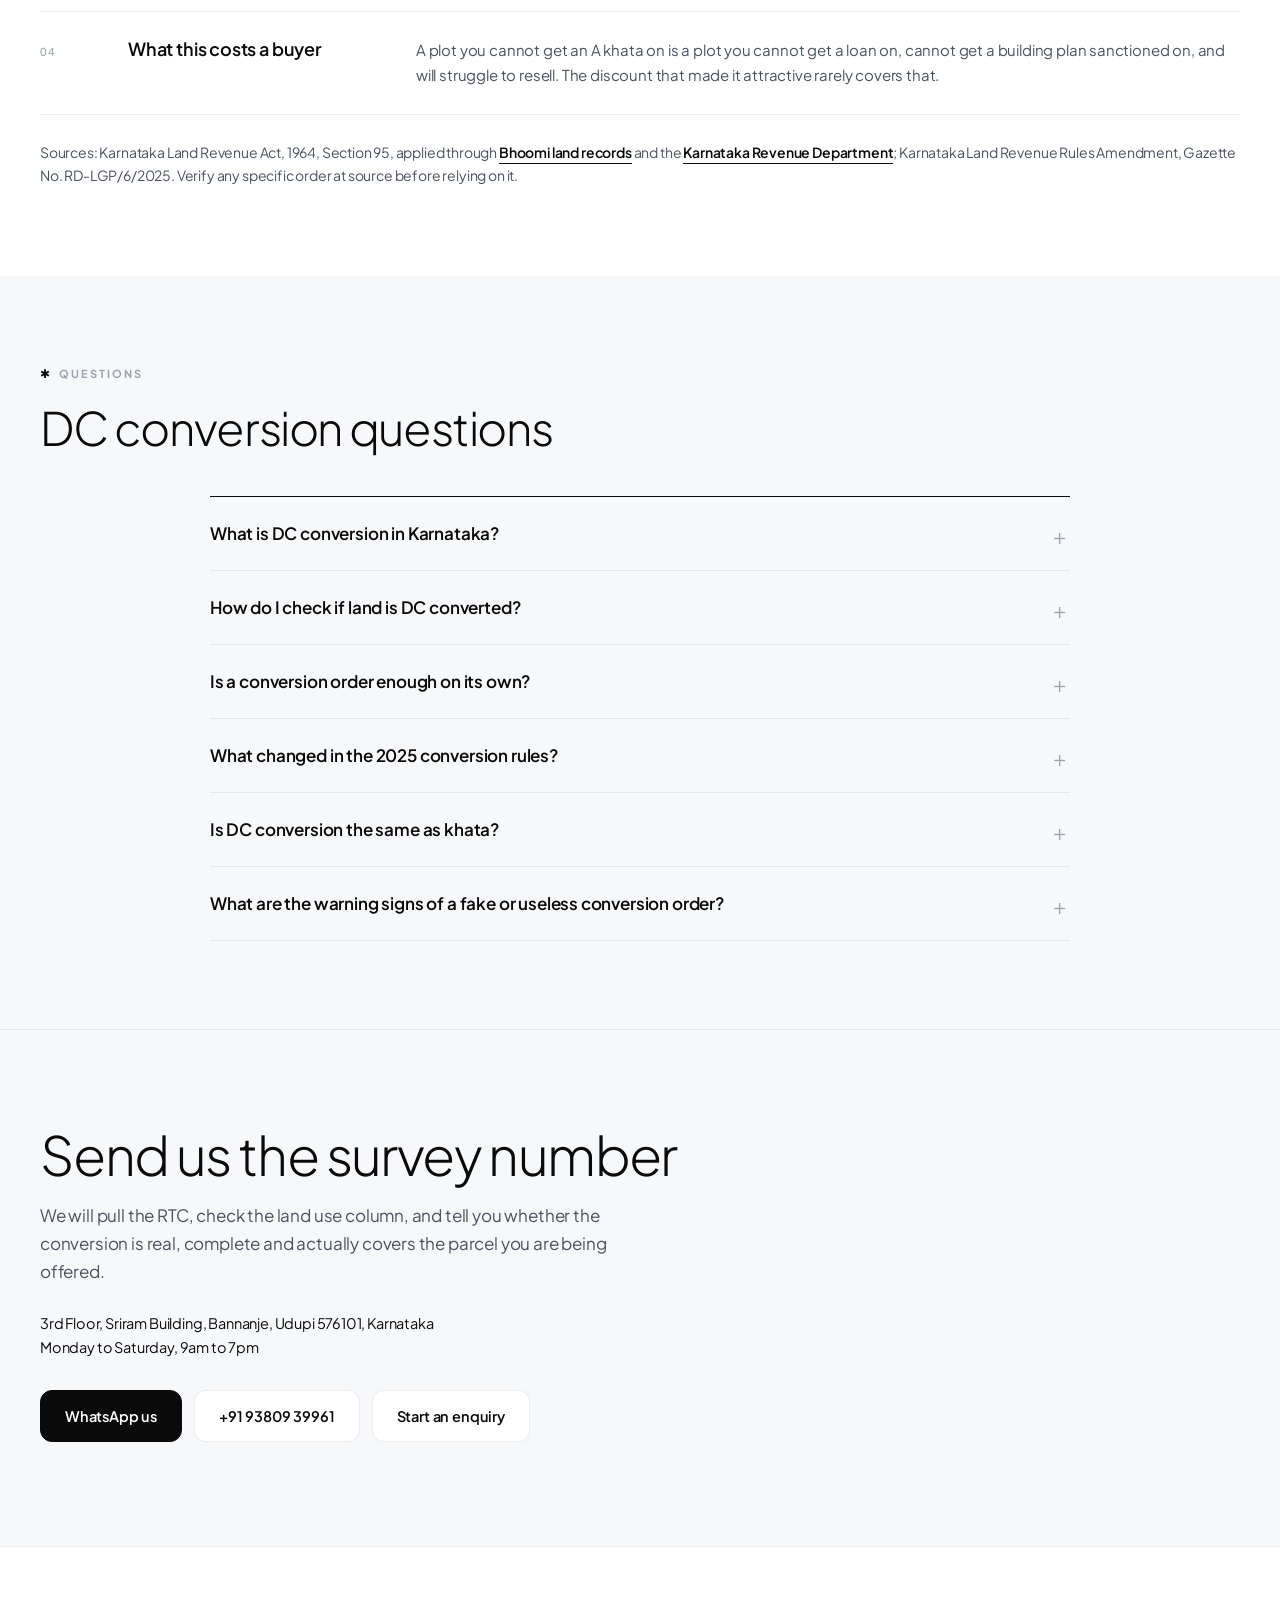
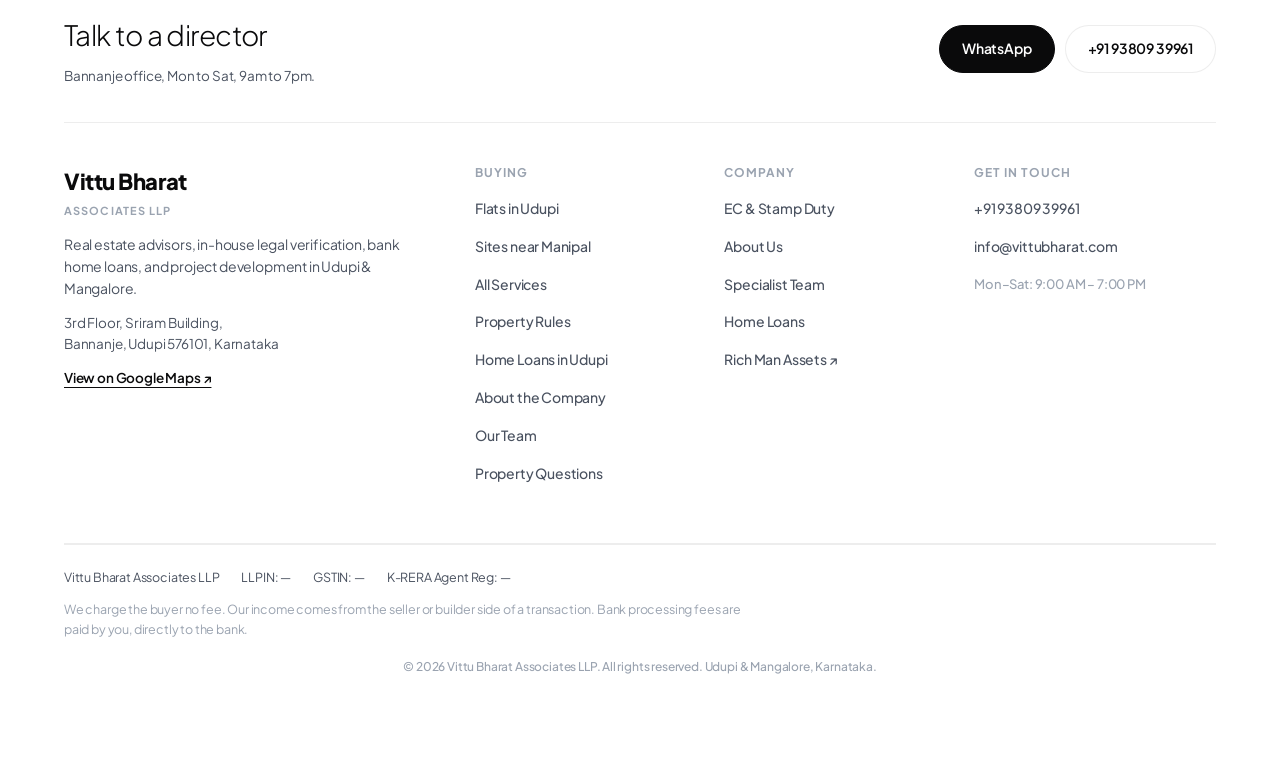
<file: dc-conversion-udupi.html>
<!DOCTYPE html>
<html lang="en-IN">

<head>
  <meta charset="UTF-8">
  <meta name="viewport" content="width=device-width, initial-scale=1.0">
  <title>DC Conversion in Udupi &amp; Karnataka | Section 95 Guide | Vittu Bharat</title>
  <meta name="description"
    content="DC conversion under Section 95 in Karnataka. How to verify a conversion order, why mutation matters, the 2025 two track process, and how to spot a fake.">
  <meta name="keywords"
    content="DC conversion Udupi, DC conversion Karnataka, Section 95 conversion, land conversion Udupi, verify DC conversion order, agricultural to residential land Karnataka, conversion order mutation RTC, DC converted site Mangalore">
  <meta name="author" content="Vittu Bharat Associates LLP">
  <meta name="robots" content="index, follow, max-image-preview:large, max-snippet:-1">
  <link rel="canonical" href="https://www.vittubharat.com/dc-conversion-udupi.html">
  <link rel="alternate" type="text/plain" href="https://www.vittubharat.com/llms.txt" title="Plain text summary for AI systems">

  <meta name="geo.region" content="IN-KA">
  <meta name="geo.placename" content="Udupi, Karnataka, India">
  <meta name="geo.position" content="13.3408;74.7491">
  <meta name="ICBM" content="13.3408, 74.7491">
  <meta name="theme-color" content="#0A0A0B">

  <meta property="og:title" content="DC Conversion in Udupi &amp; Karnataka | Section 95 Explained">
  <meta property="og:description"
    content="What DC conversion is, how to verify an order is real and complete, and what changed in 2025.">
  <meta property="og:type" content="article">
  <meta property="og:url" content="https://www.vittubharat.com/dc-conversion-udupi.html">
  <meta property="og:image" content="https://www.vittubharat.com/logo/og-image.png">
  <meta property="og:site_name" content="Vittu Bharat Associates LLP">
  <meta property="og:locale" content="en_IN">
  <meta name="twitter:card" content="summary_large_image">
  <meta name="twitter:title" content="DC Conversion in Udupi &amp; Karnataka">
  <meta name="twitter:description" content="Section 95 conversion explained for property buyers in coastal Karnataka.">
  <meta name="twitter:image" content="https://www.vittubharat.com/logo/og-image.png">

  <link rel="icon" type="image/png" href="logo/textlogo.png">
  <link rel="preconnect" href="https://fonts.googleapis.com">
  <link rel="preconnect" href="https://fonts.gstatic.com" crossorigin>
  <link
    href="https://fonts.googleapis.com/css2?family=Plus+Jakarta+Sans:wght@200;300;400;500;600;700;800&display=swap"
    rel="stylesheet">
  <link rel="stylesheet" href="style.css">

  <script type="application/ld+json">
{
  "@context": "https://schema.org",
  "@type": "Article",
  "@id": "https://www.vittubharat.com/dc-conversion-udupi.html#article",
  "headline": "DC conversion in Udupi and Karnataka, under Section 95",
  "description": "What DC conversion means, how to verify an order is genuine and complete, why the mutation entry matters as much as the order, and what the 2025 rules changed.",
  "url": "https://www.vittubharat.com/dc-conversion-udupi.html",
  "datePublished": "2026-09-06",
  "dateModified": "2026-09-06",
  "inLanguage": "en-IN",
  "isPartOf": { "@id": "https://www.vittubharat.com/#website" },
  "publisher": { "@id": "https://www.vittubharat.com/#organization" },
  "author": {
    "@type": "Organization",
    "@id": "https://www.vittubharat.com/#organization",
    "name": "Vittu Bharat Associates LLP"
  },
  "reviewedBy": {
    "@type": "Person",
    "name": "Deepa R Kotian",
    "jobTitle": "Advocate, Executive Director, Legal",
    "description": "Advocate based in Udupi with 17 years of legal experience, including 9 years as legal advisor to Sai Radha Builders and Developers. Empanelled with major public and private sector banks for property and loan legal scrutiny.",
    "worksFor": { "@id": "https://www.vittubharat.com/#organization" }
  },
  "about": [
    {"@type": "Thing", "name": "Section 95, Karnataka Land Revenue Act, 1964"},
    {"@type": "Place", "name": "Udupi district, Karnataka, India"}
  ],
  "citation": [
    {"@type": "CreativeWork", "name": "Karnataka Land Revenue Act, 1964, Section 95"},
    {"@type": "CreativeWork", "name": "Karnataka Land Revenue Rules Amendment, Gazette No. RD-LGP/6/2025"}
  ]
}
</script>

  <script type="application/ld+json">
{
  "@context": "https://schema.org",
  "@type": "BreadcrumbList",
  "itemListElement": [
    { "@type": "ListItem", "position": 1, "name": "Home", "item": "https://www.vittubharat.com/" },
    { "@type": "ListItem", "position": 2, "name": "DC Conversion in Udupi", "item": "https://www.vittubharat.com/dc-conversion-udupi.html" }
  ]
}
</script>

  <script type="application/ld+json">
{
  "@context": "https://schema.org",
  "@type": "HowTo",
  "name": "How to verify a DC conversion order in Karnataka before buying",
  "description": "The checks that establish whether a conversion order is genuine, complete and actually covers the parcel you are buying.",
  "inLanguage": "en-IN",
  "step": [
    {
      "@type": "HowToStep",
      "position": 1,
      "name": "Read the land use column on the current RTC",
      "text": "The RTC nature of land column is the proof that matters. A converted parcel shows non-agricultural use. If the current RTC still says agricultural, the conversion is either not done or not recorded, whatever paper the seller shows you."
    },
    {
      "@type": "HowToStep",
      "position": 2,
      "name": "Match the survey number and extent to your parcel",
      "text": "A conversion order issued for a neighbouring survey number, or for a larger parent parcel, does not convert the specific plot you are buying. Match the survey number, hissa and extent on the order against the sale deed and the RTC."
    },
    {
      "@type": "HowToStep",
      "position": 3,
      "name": "Confirm the mutation was entered",
      "text": "After a conversion order the village accountant must enter the change in the RTC and the mutation register. Buyers are often shown an order with no corresponding mutation. Until mutation is effected the conversion is incomplete."
    },
    {
      "@type": "HowToStep",
      "position": 4,
      "name": "Verify the order at source, not from a photocopy",
      "text": "Check the order against the Karnataka land conversion portal or the issuing office. Refuse a paper copy that carries no file number. Where the certificate was issued digitally under the 2025 rules, authenticate the QR coded extract rather than trusting the print."
    },
    {
      "@type": "HowToStep",
      "position": 5,
      "name": "Remember what conversion does not cover",
      "text": "Conversion is permission to change land use. It is not layout approval, not building plan sanction, and it says nothing about a stay, an injunction or a pending suit. Those are separate checks."
    }
  ]
}
</script>

  <script type="application/ld+json">
{
  "@context": "https://schema.org",
  "@type": "FAQPage",
  "mainEntity": [
    {
      "@type": "Question",
      "name": "What is DC conversion in Karnataka?",
      "acceptedAnswer": { "@type": "Answer", "text": "All land in Karnataka is agricultural by default. Section 95 of the Karnataka Land Revenue Act, 1964 allows the Deputy Commissioner to convert a parcel to non agricultural use, which is why people call it DC conversion. Without it there is no khata, no building plan sanction, no bank loan and no legal construction." }
    },
    {
      "@type": "Question",
      "name": "How do I check if land is DC converted?",
      "acceptedAnswer": { "@type": "Answer", "text": "Read the nature of land column on the current RTC. A converted parcel shows non agricultural use. That column, not the piece of paper the seller is holding, is the proof. Then match the survey number and extent on the order to your parcel, and confirm the mutation entry was actually made." }
    },
    {
      "@type": "Question",
      "name": "Is a conversion order enough on its own?",
      "acceptedAnswer": { "@type": "Answer", "text": "No. After the order the village accountant must record the change in the RTC and the mutation register. A conversion order without the matching mutation is incomplete, and this is one of the most common gaps we find. It stops loans and building plan sanction even though the seller genuinely believes the land is converted." }
    },
    {
      "@type": "Question",
      "name": "What changed in the 2025 conversion rules?",
      "acceptedAnswer": { "@type": "Answer", "text": "Gazette No. RD-LGP/6/2025 created a two track process. Land inside an approved master plan zone with the correct zonal classification can get a digitally signed certificate from the planning authority directly. Land outside master plan zones still goes through the Deputy Commissioner, with a 15 day window and deemed approval after 30 days. The rules also brought in QR coded extracts, so a certificate can be authenticated rather than taken on trust, along with new paperwork and stiffer penalties." }
    },
    {
      "@type": "Question",
      "name": "Is DC conversion the same as khata?",
      "acceptedAnswer": { "@type": "Answer", "text": "No, they are two separate processes. DC conversion is the land use approval under Section 95. Khata is the local body record that ties the property to the tax system. Without a valid conversion order no gram panchayat or urban body will issue an A khata, and no bank will sanction a loan. A Form 9 or Form 11 issued by a gram panchayat is not equivalent to an A khata." }
    },
    {
      "@type": "Question",
      "name": "What are the warning signs of a fake or useless conversion order?",
      "acceptedAnswer": { "@type": "Answer", "text": "The seller cannot produce a final conversion order that can be verified at source, shows only a paper copy with no file number, asks you to register before conversion is approved, or produces an order whose survey number or extent does not match the parcel being sold. Any of these should stop the transaction until it is resolved." }
    }
  ]
}
</script>
</head>

<body class="ab-body">

<div class="nb" id="nb">
    <nav class="nb-panel" id="nb-panel" aria-hidden="true">
      <a href="index.html" class="nb-link">Home</a>
      <a href="about.html" class="nb-link">About Us</a>
      <a href="flats-for-sale-udupi.html" class="nb-link">Flats in Udupi</a>
      <a href="sites-for-sale-manipal.html" class="nb-link">Sites near Manipal</a>
      <a href="home-loans.html" class="nb-link">Home Loans</a>
      <a href="property-in-udupi.html" class="nb-link">Property in Udupi</a>
      <a href="crz-rules-udupi.html" class="nb-link">CRZ Rules</a>
      <a href="#faq" class="nb-link">Questions</a>
      <a href="https://richmanassets.in" target="_blank" rel="noopener" class="nb-link nb-link--accent">Rich Man Assets
        &#8599;</a>
    </nav>
    <div class="nb-bar">
      <a href="#contact" class="nb-logo"> Contact</a>
      <button class="nb-toggle" id="nb-toggle" aria-expanded="false">
        <span class="nb-label-menu">Menu</span>
        <span class="nb-label-close">Close</span>
      </button>
    </div>
  </div>

  <main class="ab-main">

    <nav class="ab-crumbs" aria-label="Breadcrumb">
      <a href="index.html">Home</a>
      <span aria-hidden="true">/</span>
      <span aria-current="page">DC Conversion in Udupi</span>
    </nav>

    <header class="ab-lead">
      <p class="section-label"><span class="label-star">&#10033;</span> KARNATAKA &middot; LAND USE</p>
      <h1 class="ab-h1">DC conversion in Udupi</h1>
      <p class="ab-answer">All land in Karnataka is agricultural by default. Section 95 of the Karnataka Land Revenue
        Act, 1964 lets the Deputy Commissioner convert a parcel to non-agricultural use, which is why everyone calls it
        DC conversion. Without it there is no khata, no building plan sanction, no bank loan and no legal construction.
        The order alone is not the finish line: until the change is entered in the RTC and the mutation register, the
        conversion is incomplete.</p>
      <p class="ab-note"><strong>Reviewed by Deepa R Kotian, Advocate, Udupi.</strong> 17 years in property law,
        empanelled with public and private sector banks for property and loan legal scrutiny.
        <strong>Checked 6 September 2026.</strong> General information on how the rules work, not advice on your
        specific parcel.</p>
      <dl class="ab-facts">
        <div class="ab-fact">
          <dt>Governing section</dt>
          <dd>Section 95, Karnataka Land Revenue Act, 1964</dd>
        </div>
        <div class="ab-fact">
          <dt>Default land use</dt>
          <dd>Agricultural, until converted</dd>
        </div>
        <div class="ab-fact">
          <dt>Real proof</dt>
          <dd>Land use column on the current RTC</dd>
        </div>
        <div class="ab-fact">
          <dt>Order alone</dt>
          <dd>Not enough, mutation must follow</dd>
        </div>
        <div class="ab-fact">
          <dt>2025 change</dt>
          <dd>Two track process, Gazette RD-LGP/6/2025</dd>
        </div>
        <div class="ab-fact">
          <dt>Outside master plan</dt>
          <dd>15 day window, deemed approval after 30 days</dd>
        </div>
        <div class="ab-fact">
          <dt>Without conversion</dt>
          <dd>No A khata, no plan sanction, no loan</dd>
        </div>
        <div class="ab-fact">
          <dt>Not the same as</dt>
          <dd>Khata, layout approval, CRZ clearance</dd>
        </div>
      </dl>
    </header>

    <!-- HOW TO VERIFY -->
    <section class="ab-section" id="verify" aria-labelledby="verify-h">
      <div class="ab-head">
        <p class="section-label"><span class="label-star">&#10033;</span> HOW TO VERIFY</p>
        <h2 class="ab-h2" id="verify-h">Five checks on a conversion order</h2>
        <p class="ab-head-sub">Most conversion problems we find are not fraud. They are genuine orders that were never
          completed, on parcels whose owners honestly believe the land is converted.</p>
      </div>
      <ol class="ab-list">
        <li class="ab-item">
          <span class="ab-item-num">01</span>
          <h3 class="ab-item-title">Read the RTC land use column</h3>
          <p class="ab-item-text">The nature of land column on the current RTC is the proof that counts. A converted
            parcel shows non-agricultural use. If the RTC still says agricultural, the conversion is either not done or
            not recorded, whatever paper is being shown to you.</p>
        </li>
        <li class="ab-item">
          <span class="ab-item-num">02</span>
          <h3 class="ab-item-title">Match the survey number and extent</h3>
          <p class="ab-item-text">An order issued for a neighbouring survey number, or for a larger parent parcel, does
            not convert the specific plot you are buying. Match survey number, hissa and extent across the order, the
            sale deed and the RTC.</p>
        </li>
        <li class="ab-item">
          <span class="ab-item-num">03</span>
          <h3 class="ab-item-title">Confirm the mutation was entered</h3>
          <p class="ab-item-text">After the order, the village accountant must record the change in the RTC and the
            mutation register. This is the step that gets missed. Until mutation is effected the conversion is
            incomplete, and a bank will treat it as such.</p>
        </li>
        <li class="ab-item">
          <span class="ab-item-num">04</span>
          <h3 class="ab-item-title">Verify at source, never from a photocopy</h3>
          <p class="ab-item-text">Check the order against the state land conversion portal or the issuing office. A
            paper copy with no file number proves nothing. Where the certificate was issued digitally under the 2025
            rules, authenticate the QR coded extract instead of trusting the print.</p>
        </li>
        <li class="ab-item">
          <span class="ab-item-num">05</span>
          <h3 class="ab-item-title">Know what conversion does not cover</h3>
          <p class="ab-item-text">Conversion is permission to change land use. It is not layout approval and not
            building plan sanction. It also says nothing about a stay, an injunction or a pending suit over the same
            land. Those are separate searches.</p>
        </li>
      </ol>
      <p class="ab-note">Red flags that should stop a transaction: no verifiable final order, a copy with no file
        number, a request to register before conversion is approved, or an order whose extent does not match the parcel
        on sale.</p>
    </section>

    <!-- 2025 RULES -->
    <section class="ab-section ab-section--alt" id="rules2025" aria-labelledby="r25-h">
      <div class="ab-head">
        <p class="section-label"><span class="label-star">&#10033;</span> WHAT CHANGED IN 2025</p>
        <h2 class="ab-h2" id="r25-h">The two track process</h2>
        <p class="ab-head-sub">Gazette No. RD-LGP/6/2025 amended the Karnataka Land Revenue Rules. It matters because
          advice written before it is now partly wrong.</p>
      </div>
      <ol class="ab-list">
        <li class="ab-item">
          <span class="ab-item-num">01</span>
          <h3 class="ab-item-title">Inside an approved master plan zone</h3>
          <p class="ab-item-text">Land with the correct zonal classification can receive a digitally signed certificate
            from the planning authority directly, without going through the Deputy Commissioner.</p>
        </li>
        <li class="ab-item">
          <span class="ab-item-num">02</span>
          <h3 class="ab-item-title">Outside master plan zones</h3>
          <p class="ab-item-text">The file still goes to the Deputy Commissioner, now with a 15 day window and deemed
            approval after 30 days.</p>
        </li>
        <li class="ab-item">
          <span class="ab-item-num">03</span>
          <h3 class="ab-item-title">QR coded extracts</h3>
          <p class="ab-item-text">Records issued under the new system carry QR codes, so a certificate can be
            authenticated rather than taken on trust. If you are handed one, scan it.</p>
        </li>
        <li class="ab-item">
          <span class="ab-item-num">04</span>
          <h3 class="ab-item-title">New paperwork, stiffer penalties</h3>
          <p class="ab-item-text">The amendment brought additional documentation requirements and heavier penalties for
            unauthorised change of land use. Older guides that do not mention the two track split are out of date.</p>
        </li>
      </ol>
    </section>

    <!-- KHATA TRAP -->
    <section class="ab-section" id="khata" aria-labelledby="khata-h">
      <div class="ab-head">
        <p class="section-label"><span class="label-star">&#10033;</span> THE PANCHAYAT KHATA TRAP</p>
        <h2 class="ab-h2" id="khata-h">Why Form 9 is not an A khata</h2>
        <p class="ab-head-sub">This is the single most expensive misunderstanding in village property around Udupi and
          Mangalore, and it is usually presented to buyers in good faith.</p>
      </div>
      <ol class="ab-list">
        <li class="ab-item">
          <span class="ab-item-num">01</span>
          <h3 class="ab-item-title">Conversion and khata are different things</h3>
          <p class="ab-item-text">DC conversion is the land use approval under Section 95. Khata is the local body
            record that ties a property to the tax system. One does not create the other.</p>
        </li>
        <li class="ab-item">
          <span class="ab-item-num">02</span>
          <h3 class="ab-item-title">No conversion means no A khata</h3>
          <p class="ab-item-text">A khata under the E-Swathu system is issued only for legally compliant
            non-agricultural property. Without a valid conversion order no gram panchayat or urban body will issue an A
            khata, and no bank will sanction a loan against it.</p>
        </li>
        <li class="ab-item">
          <span class="ab-item-num">03</span>
          <h3 class="ab-item-title">Form 9 and Form 11 are not equivalents</h3>
          <p class="ab-item-text">Converted-looking layouts are sometimes sold with a Form 9 or Form 11 issued by a
            gram panchayat. These are treated with considerable caution under Supreme Court directions and state
            circulars, may sit on land that was never properly converted, and may not be regularisable at all.</p>
        </li>
        <li class="ab-item">
          <span class="ab-item-num">04</span>
          <h3 class="ab-item-title">What this costs a buyer</h3>
          <p class="ab-item-text">A plot you cannot get an A khata on is a plot you cannot get a loan on, cannot get a
            building plan sanctioned on, and will struggle to resell. The discount that made it attractive rarely
            covers that.</p>
        </li>
      </ol>
      <p class="ab-note">Sources: Karnataka Land Revenue Act, 1964, Section 95, applied through
        <a href="https://landrecords.karnataka.gov.in/service90/" target="_blank" rel="noopener">Bhoomi land
          records</a> and the <a href="https://karunadu.karnataka.gov.in/revenuedepartment/" target="_blank"
          rel="noopener">Karnataka Revenue Department</a>; Karnataka Land Revenue Rules Amendment, Gazette No.
        RD-LGP/6/2025. Verify any specific order at source before relying on it.</p>
    </section>

    <!-- FAQ -->
    <section class="ab-section ab-section--alt" id="faq" aria-labelledby="faq-h">
      <div class="ab-head">
        <p class="section-label"><span class="label-star">&#10033;</span> QUESTIONS</p>
        <h2 class="ab-h2" id="faq-h">DC conversion questions</h2>
      </div>
      <div class="ab-faq">
        <details class="ab-faq-item">
          <summary class="ab-faq-q">What is DC conversion in Karnataka?</summary>
          <p class="ab-faq-a">All land in Karnataka is agricultural by default. Section 95 of the Karnataka Land Revenue
            Act, 1964 allows the Deputy Commissioner to convert a parcel to non-agricultural use, which is why people
            call it DC conversion. Without it there is no khata, no building plan sanction, no bank loan and no legal
            construction.</p>
        </details>
        <details class="ab-faq-item">
          <summary class="ab-faq-q">How do I check if land is DC converted?</summary>
          <p class="ab-faq-a">Read the nature of land column on the current RTC. A converted parcel shows
            non-agricultural use. That column, not the piece of paper the seller is holding, is the proof. Then match
            the survey number and extent on the order to your parcel, and confirm the mutation entry was actually
            made.</p>
        </details>
        <details class="ab-faq-item">
          <summary class="ab-faq-q">Is a conversion order enough on its own?</summary>
          <p class="ab-faq-a">No. After the order the village accountant must record the change in the RTC and the
            mutation register. A conversion order without the matching mutation is incomplete, and this is one of the
            most common gaps we find. It stops loans and building plan sanction even though the seller genuinely
            believes the land is converted.</p>
        </details>
        <details class="ab-faq-item">
          <summary class="ab-faq-q">What changed in the 2025 conversion rules?</summary>
          <p class="ab-faq-a">Gazette No. RD-LGP/6/2025 created a two track process. Land inside an approved master plan
            zone with the correct zonal classification can get a digitally signed certificate from the planning
            authority directly. Land outside master plan zones still goes through the Deputy Commissioner, with a 15 day
            window and deemed approval after 30 days. The rules also brought in QR coded extracts, so a certificate can
            be authenticated rather than taken on trust, along with new paperwork and stiffer penalties.</p>
        </details>
        <details class="ab-faq-item">
          <summary class="ab-faq-q">Is DC conversion the same as khata?</summary>
          <p class="ab-faq-a">No, they are two separate processes. DC conversion is the land use approval under Section
            95. Khata is the local body record that ties the property to the tax system. Without a valid conversion
            order no gram panchayat or urban body will issue an A khata, and no bank will sanction a loan. A Form 9 or
            Form 11 issued by a gram panchayat is not equivalent to an A khata.</p>
        </details>
        <details class="ab-faq-item">
          <summary class="ab-faq-q">What are the warning signs of a fake or useless conversion order?</summary>
          <p class="ab-faq-a">The seller cannot produce a final conversion order that can be verified at source, shows
            only a paper copy with no file number, asks you to register before conversion is approved, or produces an
            order whose survey number or extent does not match the parcel being sold. Any of these should stop the
            transaction until it is resolved.</p>
        </details>
      </div>
    </section>

    <!-- CONTACT -->
    <section class="ab-contact" id="contact" aria-labelledby="contact-h">
      <div class="ab-contact-inner">
        <h2 class="ab-contact-h" id="contact-h">Send us the survey number</h2>
        <p class="ab-contact-text">We will pull the RTC, check the land use column, and tell you whether the conversion
          is real, complete and actually covers the parcel you are being offered.</p>
        <address class="ab-contact-addr">
          3rd Floor, Sriram Building, Bannanje, Udupi 576101, Karnataka<br>
          Monday to Saturday, 9am to 7pm
        </address>
        <div class="ab-contact-actions">
          <a class="ab-btn ab-btn--solid" href="https://wa.me/919380939961" target="_blank" rel="noopener">WhatsApp us</a>
          <a class="ab-btn" href="tel:+919380939961">+91 93809 39961</a>
          <a class="ab-btn" href="index.html#say-hello">Start an enquiry</a>
        </div>
      </div>
    </section>

<footer class="site-footer" id="site-footer">
      <div class="footer-inner">

        <div class="footer-cta">
          <div class="footer-cta-text">
            <p class="footer-cta-label">Talk to a director</p>
            <p class="footer-cta-line">Bannanje office, Mon to Sat, 9am to 7pm.</p>
          </div>
          <div class="footer-cta-actions">
            <a class="footer-cta-btn footer-cta-btn--solid" href="https://wa.me/919380939961" target="_blank" rel="noopener">WhatsApp</a>
            <a class="footer-cta-btn" href="tel:+919380939961">+91 93809 39961</a>
          </div>
        </div>

        <div class="footer-grid" id="footer-grid">
          <div class="footer-brand-col">
            <a href="index.html" class="footer-logo">
              <span class="footer-logo-title">Vittu Bharat</span>
              <span class="footer-logo-sub">Associates LLP</span>
            </a>
            <p class="footer-brand-desc">Real estate advisors, in-house legal verification, bank home loans, and project
              development in Udupi &amp; Mangalore.</p>
            <address class="footer-addr">
              3rd Floor, Sriram Building,<br>
              Bannanje, Udupi 576101, Karnataka
            </address>
            <a href="https://maps.app.goo.gl/BXjthYPATCqSxRvz6" target="_blank" rel="noopener" class="footer-maps-link">View
              on Google Maps ↗</a>
          </div>
          <div class="footer-links-col">
            <p class="footer-col-label">Buying</p>
            <nav class="footer-nav">
              <a href="flats-for-sale-udupi.html" class="footer-link">Flats in Udupi</a>
              <a href="sites-for-sale-manipal.html" class="footer-link">Sites near Manipal</a>
              <a href="index.html#services" class="footer-link">All Services</a>
              <a href="about.html#rules" class="footer-link">Property Rules</a>
              <a href="home-loans.html" class="footer-link">Home Loans in Udupi</a>
              <a href="about.html" class="footer-link">About the Company</a>
              <a href="about.html#team" class="footer-link">Our Team</a>
              <a href="about.html#faq" class="footer-link">Property Questions</a>
            </nav>
          </div>
          <div class="footer-links-col">
            <p class="footer-col-label">Company</p>
            <nav class="footer-nav">
              <a href="encumbrance-certificate-stamp-duty-karnataka.html" class="footer-link">EC &amp; Stamp Duty</a>
              <a href="about.html" class="footer-link">About Us</a>
              <a href="about.html#team" class="footer-link">Specialist Team</a>
              <a href="home-loans.html" class="footer-link">Home Loans</a>
              <a href="https://richmanassets.in" target="_blank" rel="noopener" class="footer-link">Rich Man Assets ↗</a>
            </nav>
          </div>
          <div class="footer-links-col">
            <p class="footer-col-label">Get in Touch</p>
            <nav class="footer-nav">
              <a href="tel:+919380939961" class="footer-link">+91 93809 39961</a>
              <a href="mailto:info@vittubharat.com" class="footer-link">info@vittubharat.com</a>
            </nav>
            <p class="footer-hours">Mon–Sat: 9:00 AM – 7:00 PM</p>
          </div>
        </div>
        <div class="footer-legal">
          <p class="footer-legal-line">
            <span class="footer-legal-item">Vittu Bharat Associates LLP</span>
            <span class="footer-legal-item">LLPIN: <span data-fill="llpin">&mdash;</span></span>
            <span class="footer-legal-item">GSTIN: <span data-fill="gstin">&mdash;</span></span>
            <span class="footer-legal-item">K-RERA Agent Reg: <span data-fill="rera">&mdash;</span></span>
          </p>
          <p class="footer-legal-note">We charge the buyer no fee. Our income comes from the seller or builder side of a transaction. Bank processing fees are paid by you, directly to the bank.</p>
        </div>

        <div class="footer-meta-bar">
          <p class="footer-copy">© 2026 Vittu Bharat Associates LLP. All rights reserved. Udupi &amp; Mangalore,
            Karnataka.</p>
        </div>
      </div>
    </footer>
  </main>

  <script src="main.js"></script>
</body>

</html>
</file>
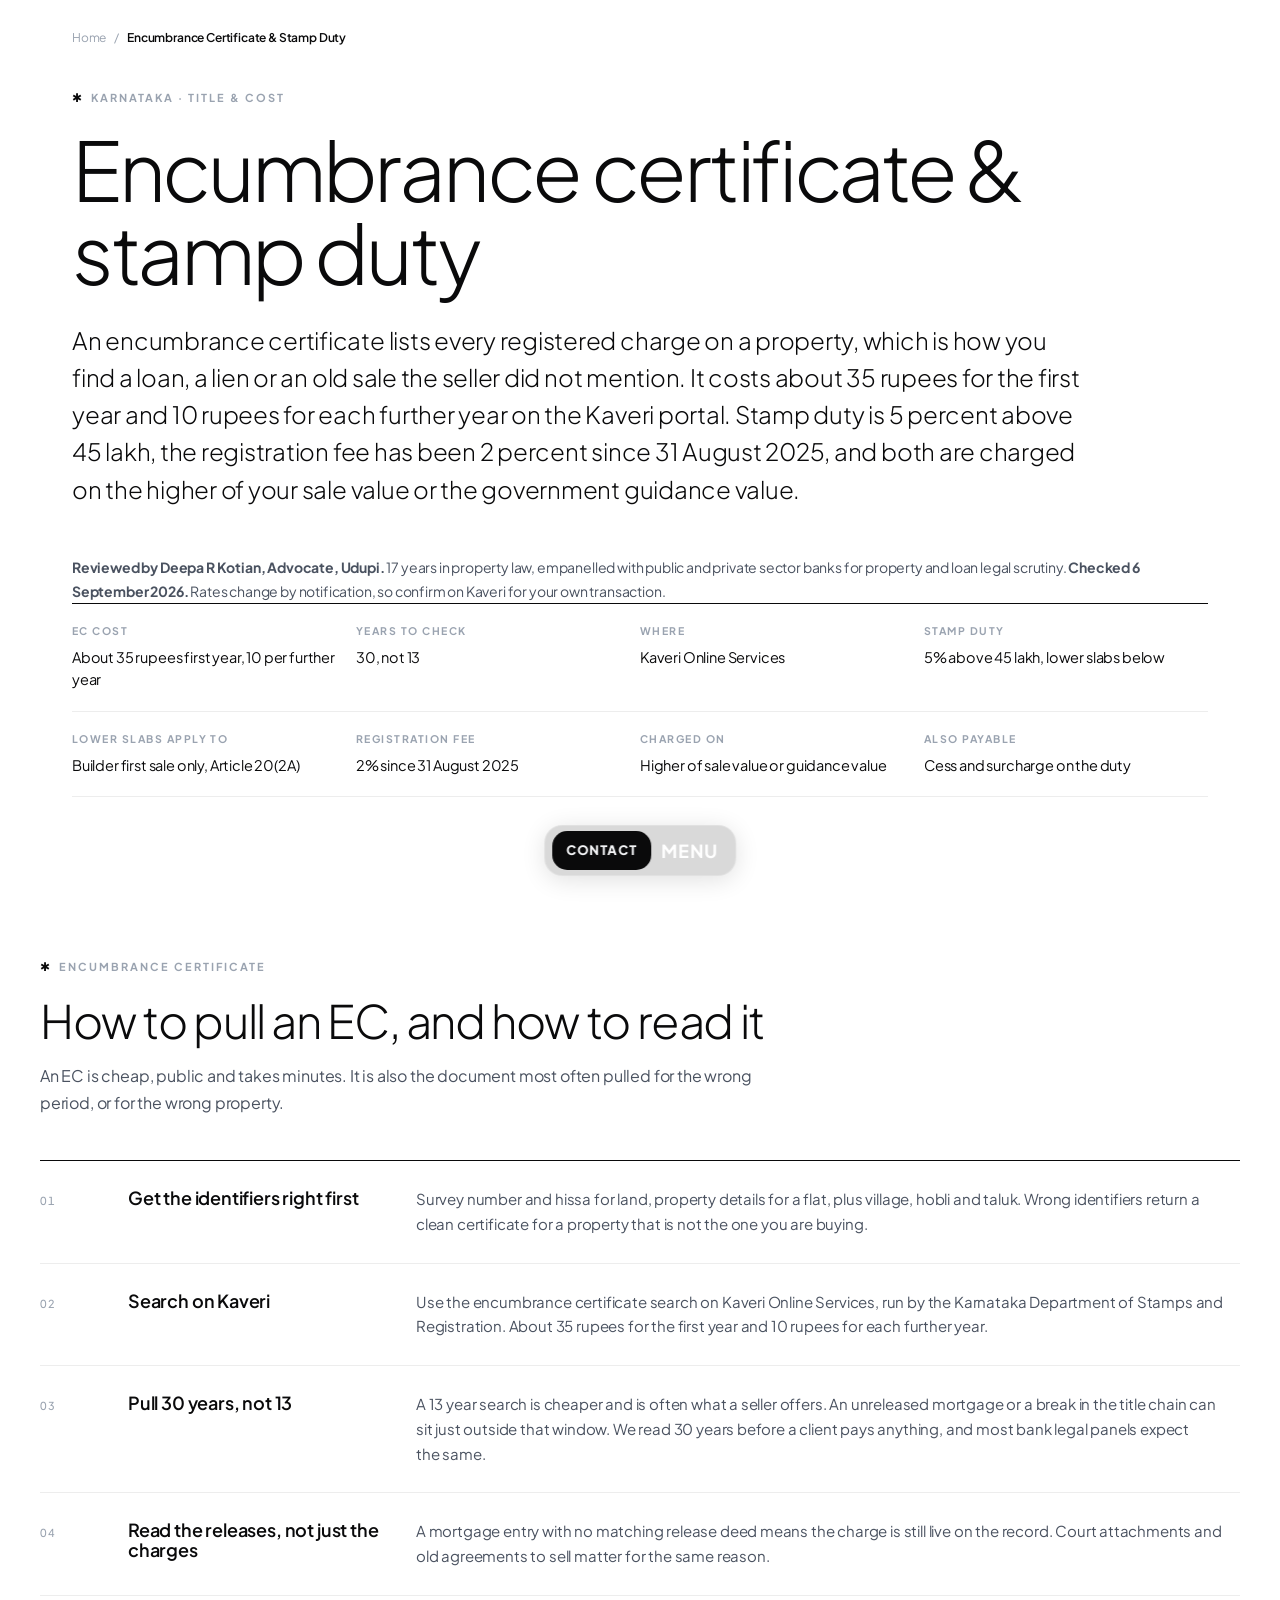
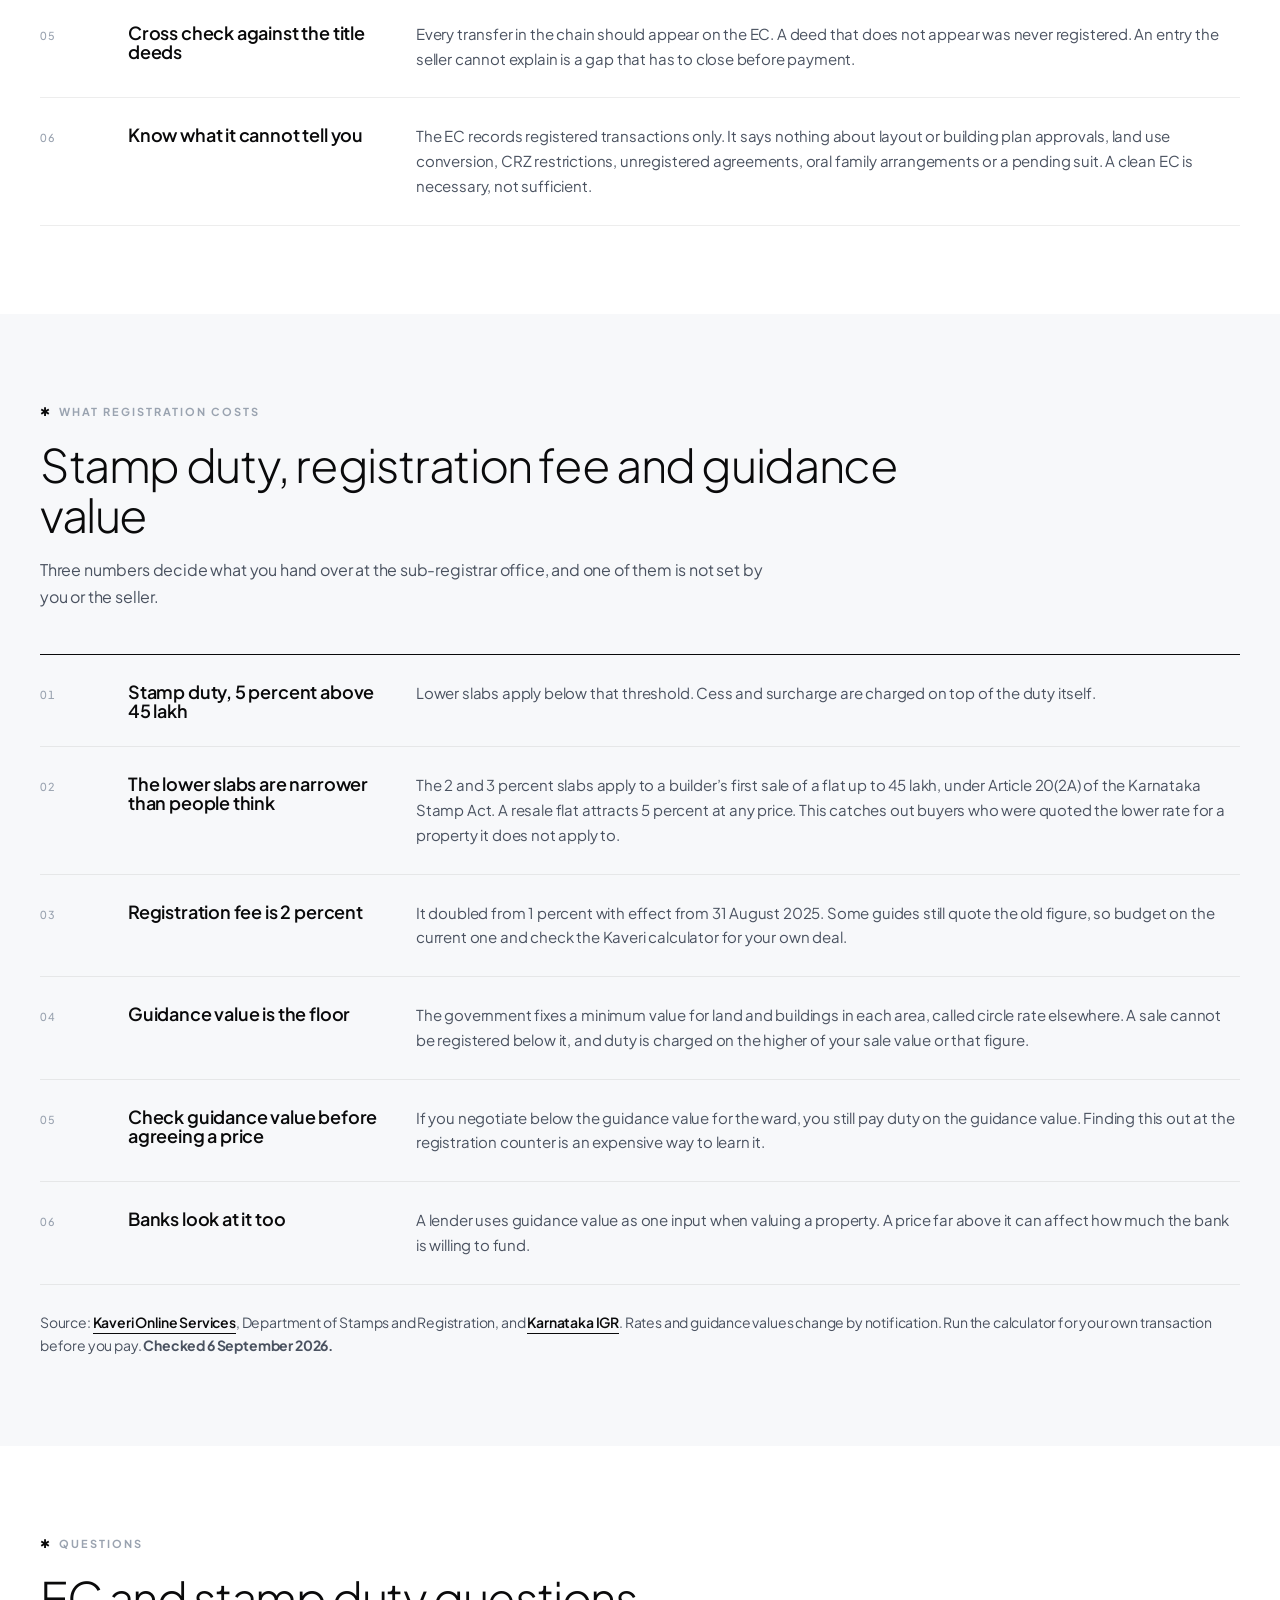
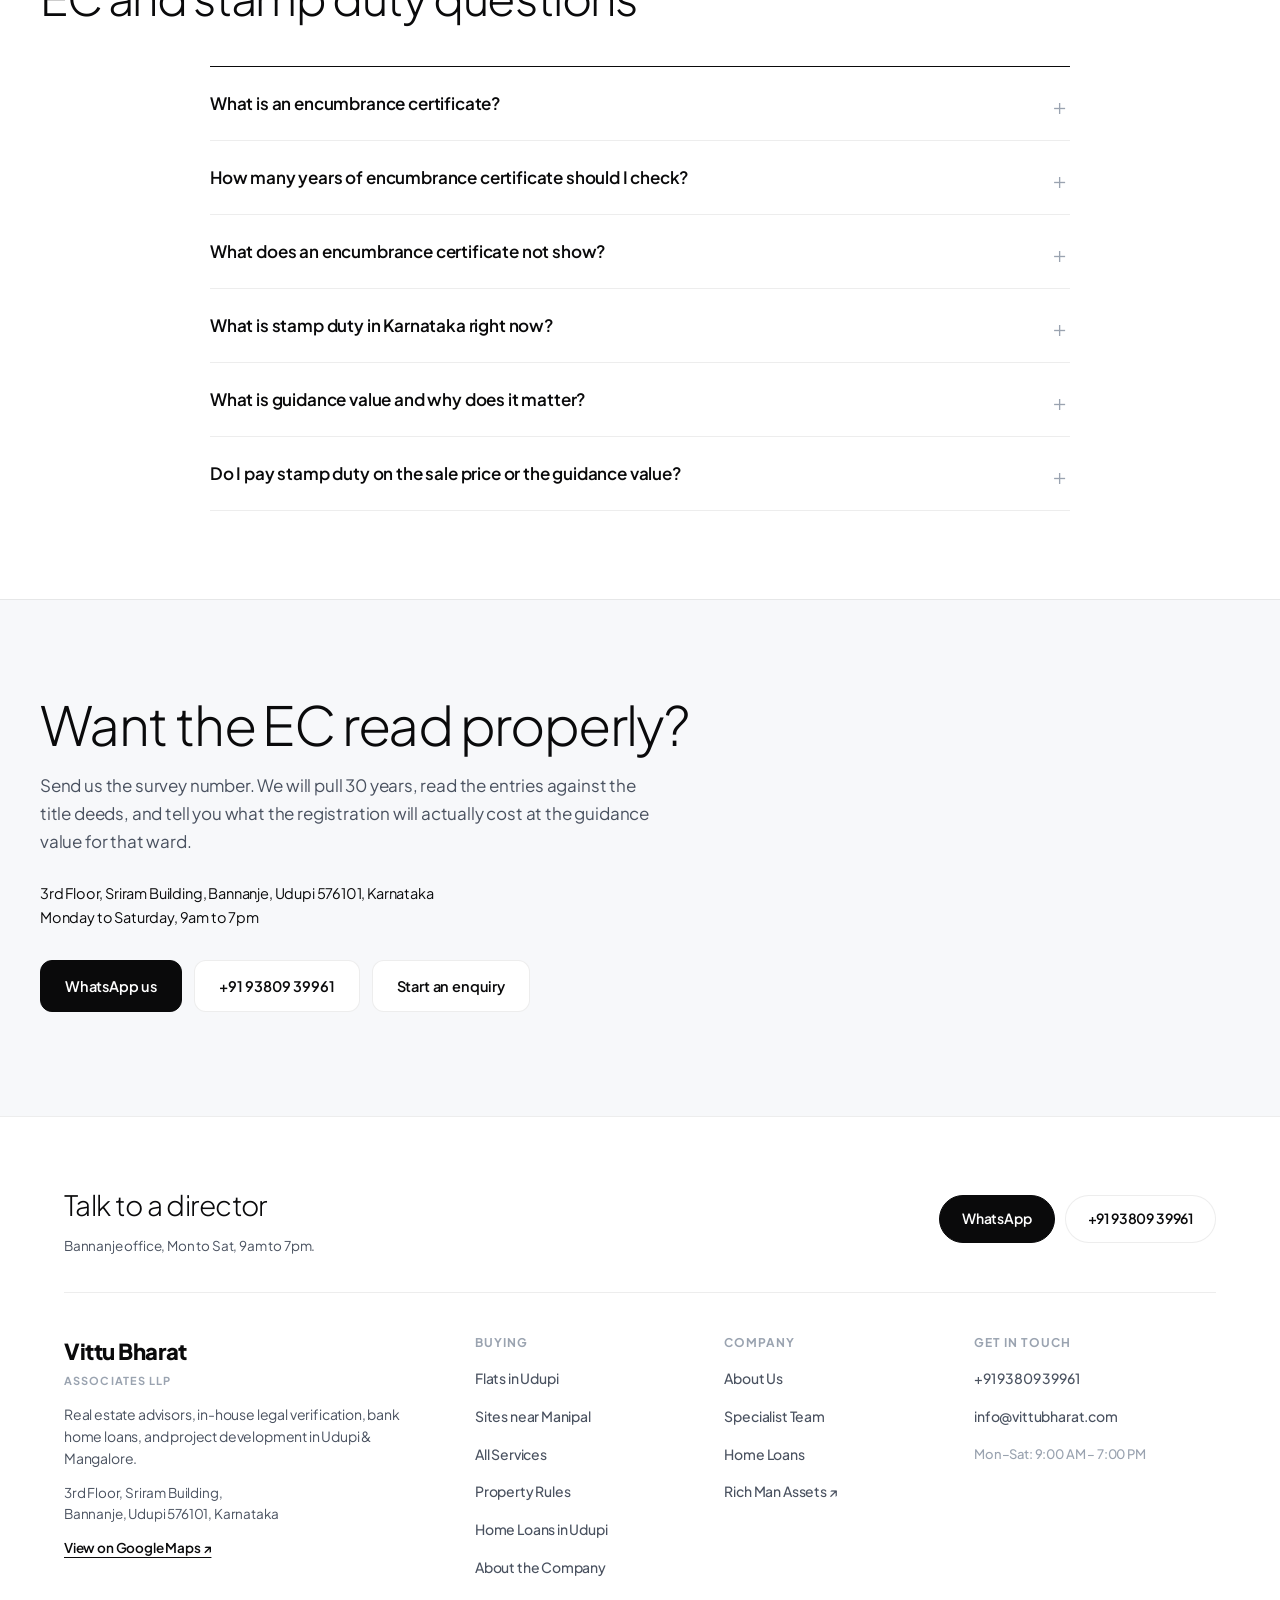
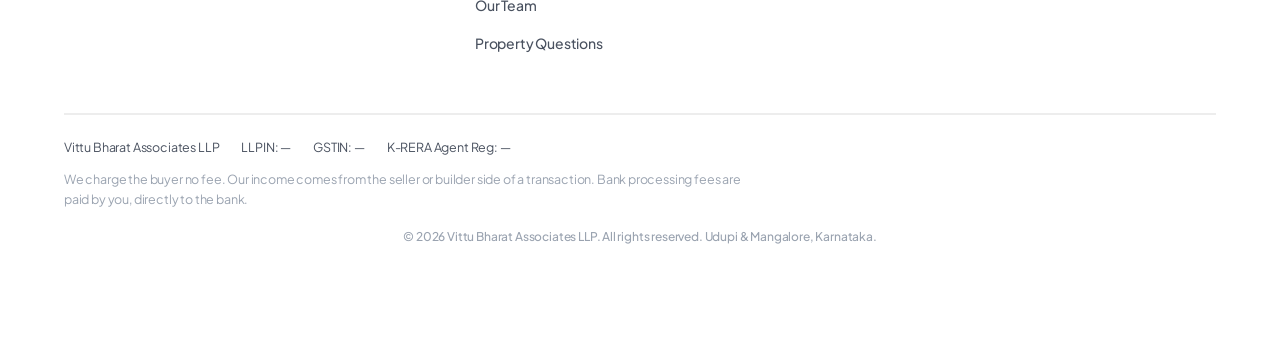
<file: encumbrance-certificate-stamp-duty-karnataka.html>
<!DOCTYPE html>
<html lang="en-IN">

<head>
  <meta charset="UTF-8">
  <meta name="viewport" content="width=device-width, initial-scale=1.0">
  <title>Encumbrance Certificate &amp; Stamp Duty in Karnataka | Udupi Guide | Vittu Bharat</title>
  <meta name="description"
    content="How to get an encumbrance certificate on Kaveri, what it does and does not show, plus Karnataka stamp duty and the 2 percent registration fee explained.">
  <meta name="keywords"
    content="encumbrance certificate Karnataka, EC Kaveri online, encumbrance certificate Udupi, stamp duty Karnataka, registration fee Karnataka 2 percent, guidance value Karnataka, Kaveri online services, property registration Udupi">
  <meta name="author" content="Vittu Bharat Associates LLP">
  <meta name="robots" content="index, follow, max-image-preview:large, max-snippet:-1">
  <link rel="canonical" href="https://www.vittubharat.com/encumbrance-certificate-stamp-duty-karnataka.html">
  <link rel="alternate" type="text/plain" href="https://www.vittubharat.com/llms.txt" title="Plain text summary for AI systems">

  <meta name="geo.region" content="IN-KA">
  <meta name="geo.placename" content="Udupi, Karnataka, India">
  <meta name="geo.position" content="13.3408;74.7491">
  <meta name="ICBM" content="13.3408, 74.7491">
  <meta name="theme-color" content="#0A0A0B">

  <meta property="og:title" content="Encumbrance Certificate &amp; Stamp Duty in Karnataka">
  <meta property="og:description"
    content="What an EC shows, what it hides, and what registration actually costs in Karnataka.">
  <meta property="og:type" content="article">
  <meta property="og:url" content="https://www.vittubharat.com/encumbrance-certificate-stamp-duty-karnataka.html">
  <meta property="og:image" content="https://www.vittubharat.com/logo/og-image.png">
  <meta property="og:site_name" content="Vittu Bharat Associates LLP">
  <meta property="og:locale" content="en_IN">
  <meta name="twitter:card" content="summary_large_image">
  <meta name="twitter:title" content="Encumbrance Certificate &amp; Stamp Duty in Karnataka">
  <meta name="twitter:description" content="EC, guidance value, stamp duty and the registration fee, explained for buyers.">
  <meta name="twitter:image" content="https://www.vittubharat.com/logo/og-image.png">

  <link rel="icon" type="image/png" href="logo/textlogo.png">
  <link rel="preconnect" href="https://fonts.googleapis.com">
  <link rel="preconnect" href="https://fonts.gstatic.com" crossorigin>
  <link
    href="https://fonts.googleapis.com/css2?family=Plus+Jakarta+Sans:wght@200;300;400;500;600;700;800&display=swap"
    rel="stylesheet">
  <link rel="stylesheet" href="style.css">

  <script type="application/ld+json">
{
  "@context": "https://schema.org",
  "@type": "Article",
  "@id": "https://www.vittubharat.com/encumbrance-certificate-stamp-duty-karnataka.html#article",
  "headline": "Encumbrance certificate and stamp duty in Karnataka",
  "description": "What an encumbrance certificate proves and what it cannot show, how to pull one from Kaveri, and how Karnataka stamp duty, the registration fee and guidance value work together.",
  "url": "https://www.vittubharat.com/encumbrance-certificate-stamp-duty-karnataka.html",
  "datePublished": "2026-09-06",
  "dateModified": "2026-09-06",
  "inLanguage": "en-IN",
  "isPartOf": { "@id": "https://www.vittubharat.com/#website" },
  "publisher": { "@id": "https://www.vittubharat.com/#organization" },
  "author": {
    "@type": "Organization",
    "@id": "https://www.vittubharat.com/#organization",
    "name": "Vittu Bharat Associates LLP"
  },
  "reviewedBy": {
    "@type": "Person",
    "name": "Deepa R Kotian",
    "jobTitle": "Advocate, Executive Director, Legal",
    "description": "Advocate based in Udupi with 17 years of legal experience, including 9 years as legal advisor to Sai Radha Builders and Developers. Empanelled with major public and private sector banks for property and loan legal scrutiny.",
    "worksFor": { "@id": "https://www.vittubharat.com/#organization" }
  },
  "about": [
    {"@type": "Thing", "name": "Encumbrance certificate"},
    {"@type": "Thing", "name": "Stamp duty in Karnataka"},
    {"@type": "Place", "name": "Karnataka, India"}
  ],
  "citation": [
    {"@type": "CreativeWork", "name": "Kaveri Online Services, Department of Stamps and Registration, Government of Karnataka"},
    {"@type": "CreativeWork", "name": "Karnataka Stamp Act, Article 20(2A)"}
  ]
}
</script>

  <script type="application/ld+json">
{
  "@context": "https://schema.org",
  "@type": "BreadcrumbList",
  "itemListElement": [
    { "@type": "ListItem", "position": 1, "name": "Home", "item": "https://www.vittubharat.com/" },
    { "@type": "ListItem", "position": 2, "name": "Encumbrance Certificate and Stamp Duty", "item": "https://www.vittubharat.com/encumbrance-certificate-stamp-duty-karnataka.html" }
  ]
}
</script>

  <script type="application/ld+json">
{
  "@context": "https://schema.org",
  "@type": "HowTo",
  "name": "How to get an encumbrance certificate in Karnataka",
  "description": "Pulling an EC from Kaveri Online Services and reading it properly before a property purchase.",
  "inLanguage": "en-IN",
  "estimatedCost": {"@type": "MonetaryAmount", "currency": "INR", "value": "35"},
  "step": [
    {
      "@type": "HowToStep",
      "position": 1,
      "name": "Collect the property identifiers",
      "text": "You need the survey number and hissa for land, or the property details for a flat, along with the village, hobli and taluk. Getting these wrong returns a clean certificate for the wrong property."
    },
    {
      "@type": "HowToStep",
      "position": 2,
      "name": "Search on Kaveri Online Services",
      "text": "Use the encumbrance certificate search on the Kaveri portal run by the Karnataka Department of Stamps and Registration. The fee is small: about 35 rupees for the first year and 10 rupees for each further year."
    },
    {
      "@type": "HowToStep",
      "position": 3,
      "name": "Pull 30 years, not 13",
      "text": "Many buyers pull 13 years because it is cheaper and faster. A full 30 year search is what a careful advocate and most bank legal panels want, because an old unreleased charge or a break in the chain will sit outside a shorter window."
    },
    {
      "@type": "HowToStep",
      "position": 4,
      "name": "Read every entry, including releases",
      "text": "Look for loans, liens, court attachments and earlier sales the seller did not mention. A mortgage entry with no corresponding release deed means the charge is still live on the record."
    },
    {
      "@type": "HowToStep",
      "position": 5,
      "name": "Cross check the EC against the title deeds",
      "text": "Every transfer in the title chain should appear on the EC. A deed the seller shows you that does not appear on the EC was never registered, and an entry on the EC that the seller cannot explain is a gap that has to be closed before payment."
    }
  ]
}
</script>

  <script type="application/ld+json">
{
  "@context": "https://schema.org",
  "@type": "FAQPage",
  "mainEntity": [
    {
      "@type": "Question",
      "name": "What is an encumbrance certificate?",
      "acceptedAnswer": { "@type": "Answer", "text": "An encumbrance certificate lists every registered charge on a property: loans, liens, court attachments and past sales. It is how you find a mortgage or an old transaction the seller did not mention. It can be pulled online from Kaveri for a small fee, around 35 rupees for the first year and 10 rupees for each further year." }
    },
    {
      "@type": "Question",
      "name": "How many years of encumbrance certificate should I check?",
      "acceptedAnswer": { "@type": "Answer", "text": "Thirty years. A 13 year search is cheaper and is often what a seller offers, but an unreleased mortgage or a break in the title chain can sit outside that window. We read 30 years before letting a client pay anything, and most bank legal panels want the same." }
    },
    {
      "@type": "Question",
      "name": "What does an encumbrance certificate not show?",
      "acceptedAnswer": { "@type": "Answer", "text": "It only records registered transactions. It does not show whether layout or building plan approvals exist, whether the land use was converted, whether there is a CRZ restriction, or whether an unregistered agreement, an oral family arrangement or a pending suit affects the property. A clean EC is necessary but not sufficient." }
    },
    {
      "@type": "Question",
      "name": "What is stamp duty in Karnataka right now?",
      "acceptedAnswer": { "@type": "Answer", "text": "Stamp duty is 5 percent for property valued above 45 lakh, with lower slabs below that. The lower 2 and 3 percent slabs apply only to a builder's first sale of a flat up to 45 lakh, under Article 20(2A) of the Karnataka Stamp Act, not to a resale. Cess and surcharge apply on top of the duty. The registration fee rose from 1 percent to 2 percent with effect from 31 August 2025." }
    },
    {
      "@type": "Question",
      "name": "What is guidance value and why does it matter?",
      "acceptedAnswer": { "@type": "Answer", "text": "Guidance value is the minimum value the Karnataka government fixes for land and buildings in an area. Other states call it circle rate. The sub-registrar treats it as the floor for stamp duty, so a sale cannot be registered below it, and duty is charged on the higher of your sale value or the guidance value. Banks also look at it when valuing a property for a loan." }
    },
    {
      "@type": "Question",
      "name": "Do I pay stamp duty on the sale price or the guidance value?",
      "acceptedAnswer": { "@type": "Answer", "text": "On whichever is higher. If you agree a price below the guidance value for that area, duty is still calculated on the guidance value. This is why the guidance value for the specific survey number or ward should be checked before you agree a price, not at the registration counter." }
    }
  ]
}
</script>
</head>

<body class="ab-body">

<div class="nb" id="nb">
    <nav class="nb-panel" id="nb-panel" aria-hidden="true">
      <a href="index.html" class="nb-link">Home</a>
      <a href="about.html" class="nb-link">About Us</a>
      <a href="flats-for-sale-udupi.html" class="nb-link">Flats in Udupi</a>
      <a href="sites-for-sale-manipal.html" class="nb-link">Sites near Manipal</a>
      <a href="home-loans.html" class="nb-link">Home Loans</a>
      <a href="property-in-udupi.html" class="nb-link">Property in Udupi</a>
      <a href="dc-conversion-udupi.html" class="nb-link">DC Conversion</a>
      <a href="#faq" class="nb-link">Questions</a>
      <a href="https://richmanassets.in" target="_blank" rel="noopener" class="nb-link nb-link--accent">Rich Man Assets
        &#8599;</a>
    </nav>
    <div class="nb-bar">
      <a href="#contact" class="nb-logo"> Contact</a>
      <button class="nb-toggle" id="nb-toggle" aria-expanded="false">
        <span class="nb-label-menu">Menu</span>
        <span class="nb-label-close">Close</span>
      </button>
    </div>
  </div>

  <main class="ab-main">

    <nav class="ab-crumbs" aria-label="Breadcrumb">
      <a href="index.html">Home</a>
      <span aria-hidden="true">/</span>
      <span aria-current="page">Encumbrance Certificate &amp; Stamp Duty</span>
    </nav>

    <header class="ab-lead">
      <p class="section-label"><span class="label-star">&#10033;</span> KARNATAKA &middot; TITLE &amp; COST</p>
      <h1 class="ab-h1">Encumbrance certificate &amp; stamp duty</h1>
      <p class="ab-answer">An encumbrance certificate lists every registered charge on a property, which is how you
        find a loan, a lien or an old sale the seller did not mention. It costs about 35 rupees for the first year and
        10 rupees for each further year on the Kaveri portal. Stamp duty is 5 percent above 45 lakh, the registration
        fee has been 2 percent since 31 August 2025, and both are charged on the higher of your sale value or the
        government guidance value.</p>
      <p class="ab-note"><strong>Reviewed by Deepa R Kotian, Advocate, Udupi.</strong> 17 years in property law,
        empanelled with public and private sector banks for property and loan legal scrutiny.
        <strong>Checked 6 September 2026.</strong> Rates change by notification, so confirm on Kaveri for your own
        transaction.</p>
      <dl class="ab-facts">
        <div class="ab-fact">
          <dt>EC cost</dt>
          <dd>About 35 rupees first year, 10 per further year</dd>
        </div>
        <div class="ab-fact">
          <dt>Years to check</dt>
          <dd>30, not 13</dd>
        </div>
        <div class="ab-fact">
          <dt>Where</dt>
          <dd>Kaveri Online Services</dd>
        </div>
        <div class="ab-fact">
          <dt>Stamp duty</dt>
          <dd>5% above 45 lakh, lower slabs below</dd>
        </div>
        <div class="ab-fact">
          <dt>Lower slabs apply to</dt>
          <dd>Builder first sale only, Article 20(2A)</dd>
        </div>
        <div class="ab-fact">
          <dt>Registration fee</dt>
          <dd>2% since 31 August 2025</dd>
        </div>
        <div class="ab-fact">
          <dt>Charged on</dt>
          <dd>Higher of sale value or guidance value</dd>
        </div>
        <div class="ab-fact">
          <dt>Also payable</dt>
          <dd>Cess and surcharge on the duty</dd>
        </div>
      </dl>
    </header>

    <!-- EC -->
    <section class="ab-section" id="ec" aria-labelledby="ec-h">
      <div class="ab-head">
        <p class="section-label"><span class="label-star">&#10033;</span> ENCUMBRANCE CERTIFICATE</p>
        <h2 class="ab-h2" id="ec-h">How to pull an EC, and how to read it</h2>
        <p class="ab-head-sub">An EC is cheap, public and takes minutes. It is also the document most often pulled for
          the wrong period, or for the wrong property.</p>
      </div>
      <ol class="ab-list">
        <li class="ab-item">
          <span class="ab-item-num">01</span>
          <h3 class="ab-item-title">Get the identifiers right first</h3>
          <p class="ab-item-text">Survey number and hissa for land, property details for a flat, plus village, hobli and
            taluk. Wrong identifiers return a clean certificate for a property that is not the one you are buying.</p>
        </li>
        <li class="ab-item">
          <span class="ab-item-num">02</span>
          <h3 class="ab-item-title">Search on Kaveri</h3>
          <p class="ab-item-text">Use the encumbrance certificate search on Kaveri Online Services, run by the Karnataka
            Department of Stamps and Registration. About 35 rupees for the first year and 10 rupees for each further
            year.</p>
        </li>
        <li class="ab-item">
          <span class="ab-item-num">03</span>
          <h3 class="ab-item-title">Pull 30 years, not 13</h3>
          <p class="ab-item-text">A 13 year search is cheaper and is often what a seller offers. An unreleased mortgage
            or a break in the title chain can sit just outside that window. We read 30 years before a client pays
            anything, and most bank legal panels expect the same.</p>
        </li>
        <li class="ab-item">
          <span class="ab-item-num">04</span>
          <h3 class="ab-item-title">Read the releases, not just the charges</h3>
          <p class="ab-item-text">A mortgage entry with no matching release deed means the charge is still live on the
            record. Court attachments and old agreements to sell matter for the same reason.</p>
        </li>
        <li class="ab-item">
          <span class="ab-item-num">05</span>
          <h3 class="ab-item-title">Cross check against the title deeds</h3>
          <p class="ab-item-text">Every transfer in the chain should appear on the EC. A deed that does not appear was
            never registered. An entry the seller cannot explain is a gap that has to close before payment.</p>
        </li>
        <li class="ab-item">
          <span class="ab-item-num">06</span>
          <h3 class="ab-item-title">Know what it cannot tell you</h3>
          <p class="ab-item-text">The EC records registered transactions only. It says nothing about layout or building
            plan approvals, land use conversion, CRZ restrictions, unregistered agreements, oral family arrangements or
            a pending suit. A clean EC is necessary, not sufficient.</p>
        </li>
      </ol>
    </section>

    <!-- STAMP DUTY -->
    <section class="ab-section ab-section--alt" id="duty" aria-labelledby="duty-h">
      <div class="ab-head">
        <p class="section-label"><span class="label-star">&#10033;</span> WHAT REGISTRATION COSTS</p>
        <h2 class="ab-h2" id="duty-h">Stamp duty, registration fee and guidance value</h2>
        <p class="ab-head-sub">Three numbers decide what you hand over at the sub-registrar office, and one of them is
          not set by you or the seller.</p>
      </div>
      <ol class="ab-list">
        <li class="ab-item">
          <span class="ab-item-num">01</span>
          <h3 class="ab-item-title">Stamp duty, 5 percent above 45 lakh</h3>
          <p class="ab-item-text">Lower slabs apply below that threshold. Cess and surcharge are charged on top of the
            duty itself.</p>
        </li>
        <li class="ab-item">
          <span class="ab-item-num">02</span>
          <h3 class="ab-item-title">The lower slabs are narrower than people think</h3>
          <p class="ab-item-text">The 2 and 3 percent slabs apply to a builder&rsquo;s first sale of a flat up to 45
            lakh, under Article 20(2A) of the Karnataka Stamp Act. A resale flat attracts 5 percent at any price. This
            catches out buyers who were quoted the lower rate for a property it does not apply to.</p>
        </li>
        <li class="ab-item">
          <span class="ab-item-num">03</span>
          <h3 class="ab-item-title">Registration fee is 2 percent</h3>
          <p class="ab-item-text">It doubled from 1 percent with effect from 31 August 2025. Some guides still quote the
            old figure, so budget on the current one and check the Kaveri calculator for your own deal.</p>
        </li>
        <li class="ab-item">
          <span class="ab-item-num">04</span>
          <h3 class="ab-item-title">Guidance value is the floor</h3>
          <p class="ab-item-text">The government fixes a minimum value for land and buildings in each area, called
            circle rate elsewhere. A sale cannot be registered below it, and duty is charged on the higher of your sale
            value or that figure.</p>
        </li>
        <li class="ab-item">
          <span class="ab-item-num">05</span>
          <h3 class="ab-item-title">Check guidance value before agreeing a price</h3>
          <p class="ab-item-text">If you negotiate below the guidance value for the ward, you still pay duty on the
            guidance value. Finding this out at the registration counter is an expensive way to learn it.</p>
        </li>
        <li class="ab-item">
          <span class="ab-item-num">06</span>
          <h3 class="ab-item-title">Banks look at it too</h3>
          <p class="ab-item-text">A lender uses guidance value as one input when valuing a property. A price far above
            it can affect how much the bank is willing to fund.</p>
        </li>
      </ol>
      <p class="ab-note">Source: <a href="https://kaveri.karnataka.gov.in/" target="_blank" rel="noopener">Kaveri Online
          Services</a>, Department of Stamps and Registration, and <a href="https://igr.karnataka.gov.in/"
          target="_blank" rel="noopener">Karnataka IGR</a>. Rates and guidance values change by notification. Run the
        calculator for your own transaction before you pay. <strong>Checked 6 September 2026.</strong></p>
    </section>

    <!-- FAQ -->
    <section class="ab-section" id="faq" aria-labelledby="faq-h">
      <div class="ab-head">
        <p class="section-label"><span class="label-star">&#10033;</span> QUESTIONS</p>
        <h2 class="ab-h2" id="faq-h">EC and stamp duty questions</h2>
      </div>
      <div class="ab-faq">
        <details class="ab-faq-item">
          <summary class="ab-faq-q">What is an encumbrance certificate?</summary>
          <p class="ab-faq-a">An encumbrance certificate lists every registered charge on a property: loans, liens,
            court attachments and past sales. It is how you find a mortgage or an old transaction the seller did not
            mention. It can be pulled online from Kaveri for a small fee, around 35 rupees for the first year and 10
            rupees for each further year.</p>
        </details>
        <details class="ab-faq-item">
          <summary class="ab-faq-q">How many years of encumbrance certificate should I check?</summary>
          <p class="ab-faq-a">Thirty years. A 13 year search is cheaper and is often what a seller offers, but an
            unreleased mortgage or a break in the title chain can sit outside that window. We read 30 years before
            letting a client pay anything, and most bank legal panels want the same.</p>
        </details>
        <details class="ab-faq-item">
          <summary class="ab-faq-q">What does an encumbrance certificate not show?</summary>
          <p class="ab-faq-a">It only records registered transactions. It does not show whether layout or building plan
            approvals exist, whether the land use was converted, whether there is a CRZ restriction, or whether an
            unregistered agreement, an oral family arrangement or a pending suit affects the property. A clean EC is
            necessary but not sufficient.</p>
        </details>
        <details class="ab-faq-item">
          <summary class="ab-faq-q">What is stamp duty in Karnataka right now?</summary>
          <p class="ab-faq-a">Stamp duty is 5 percent for property valued above 45 lakh, with lower slabs below that.
            The lower 2 and 3 percent slabs apply only to a builder&rsquo;s first sale of a flat up to 45 lakh, under
            Article 20(2A) of the Karnataka Stamp Act, not to a resale. Cess and surcharge apply on top of the duty. The
            registration fee rose from 1 percent to 2 percent with effect from 31 August 2025.</p>
        </details>
        <details class="ab-faq-item">
          <summary class="ab-faq-q">What is guidance value and why does it matter?</summary>
          <p class="ab-faq-a">Guidance value is the minimum value the Karnataka government fixes for land and buildings
            in an area. Other states call it circle rate. The sub-registrar treats it as the floor for stamp duty, so a
            sale cannot be registered below it, and duty is charged on the higher of your sale value or the guidance
            value. Banks also look at it when valuing a property for a loan.</p>
        </details>
        <details class="ab-faq-item">
          <summary class="ab-faq-q">Do I pay stamp duty on the sale price or the guidance value?</summary>
          <p class="ab-faq-a">On whichever is higher. If you agree a price below the guidance value for that area, duty
            is still calculated on the guidance value. This is why the guidance value for the specific survey number or
            ward should be checked before you agree a price, not at the registration counter.</p>
        </details>
      </div>
    </section>

    <!-- CONTACT -->
    <section class="ab-contact" id="contact" aria-labelledby="contact-h">
      <div class="ab-contact-inner">
        <h2 class="ab-contact-h" id="contact-h">Want the EC read properly?</h2>
        <p class="ab-contact-text">Send us the survey number. We will pull 30 years, read the entries against the title
          deeds, and tell you what the registration will actually cost at the guidance value for that ward.</p>
        <address class="ab-contact-addr">
          3rd Floor, Sriram Building, Bannanje, Udupi 576101, Karnataka<br>
          Monday to Saturday, 9am to 7pm
        </address>
        <div class="ab-contact-actions">
          <a class="ab-btn ab-btn--solid" href="https://wa.me/919380939961" target="_blank" rel="noopener">WhatsApp us</a>
          <a class="ab-btn" href="tel:+919380939961">+91 93809 39961</a>
          <a class="ab-btn" href="index.html#say-hello">Start an enquiry</a>
        </div>
      </div>
    </section>

<footer class="site-footer" id="site-footer">
      <div class="footer-inner">

        <div class="footer-cta">
          <div class="footer-cta-text">
            <p class="footer-cta-label">Talk to a director</p>
            <p class="footer-cta-line">Bannanje office, Mon to Sat, 9am to 7pm.</p>
          </div>
          <div class="footer-cta-actions">
            <a class="footer-cta-btn footer-cta-btn--solid" href="https://wa.me/919380939961" target="_blank" rel="noopener">WhatsApp</a>
            <a class="footer-cta-btn" href="tel:+919380939961">+91 93809 39961</a>
          </div>
        </div>

        <div class="footer-grid" id="footer-grid">
          <div class="footer-brand-col">
            <a href="index.html" class="footer-logo">
              <span class="footer-logo-title">Vittu Bharat</span>
              <span class="footer-logo-sub">Associates LLP</span>
            </a>
            <p class="footer-brand-desc">Real estate advisors, in-house legal verification, bank home loans, and project
              development in Udupi &amp; Mangalore.</p>
            <address class="footer-addr">
              3rd Floor, Sriram Building,<br>
              Bannanje, Udupi 576101, Karnataka
            </address>
            <a href="https://maps.app.goo.gl/BXjthYPATCqSxRvz6" target="_blank" rel="noopener" class="footer-maps-link">View
              on Google Maps ↗</a>
          </div>
          <div class="footer-links-col">
            <p class="footer-col-label">Buying</p>
            <nav class="footer-nav">
              <a href="flats-for-sale-udupi.html" class="footer-link">Flats in Udupi</a>
              <a href="sites-for-sale-manipal.html" class="footer-link">Sites near Manipal</a>
              <a href="index.html#services" class="footer-link">All Services</a>
              <a href="about.html#rules" class="footer-link">Property Rules</a>
              <a href="home-loans.html" class="footer-link">Home Loans in Udupi</a>
              <a href="about.html" class="footer-link">About the Company</a>
              <a href="about.html#team" class="footer-link">Our Team</a>
              <a href="about.html#faq" class="footer-link">Property Questions</a>
            </nav>
          </div>
          <div class="footer-links-col">
            <p class="footer-col-label">Company</p>
            <nav class="footer-nav">
              <a href="about.html" class="footer-link">About Us</a>
              <a href="about.html#team" class="footer-link">Specialist Team</a>
              <a href="home-loans.html" class="footer-link">Home Loans</a>
              <a href="https://richmanassets.in" target="_blank" rel="noopener" class="footer-link">Rich Man Assets ↗</a>
            </nav>
          </div>
          <div class="footer-links-col">
            <p class="footer-col-label">Get in Touch</p>
            <nav class="footer-nav">
              <a href="tel:+919380939961" class="footer-link">+91 93809 39961</a>
              <a href="mailto:info@vittubharat.com" class="footer-link">info@vittubharat.com</a>
            </nav>
            <p class="footer-hours">Mon–Sat: 9:00 AM – 7:00 PM</p>
          </div>
        </div>
        <div class="footer-legal">
          <p class="footer-legal-line">
            <span class="footer-legal-item">Vittu Bharat Associates LLP</span>
            <span class="footer-legal-item">LLPIN: <span data-fill="llpin">&mdash;</span></span>
            <span class="footer-legal-item">GSTIN: <span data-fill="gstin">&mdash;</span></span>
            <span class="footer-legal-item">K-RERA Agent Reg: <span data-fill="rera">&mdash;</span></span>
          </p>
          <p class="footer-legal-note">We charge the buyer no fee. Our income comes from the seller or builder side of a transaction. Bank processing fees are paid by you, directly to the bank.</p>
        </div>

        <div class="footer-meta-bar">
          <p class="footer-copy">© 2026 Vittu Bharat Associates LLP. All rights reserved. Udupi &amp; Mangalore,
            Karnataka.</p>
        </div>
      </div>
    </footer>
  </main>

  <script src="main.js"></script>
</body>

</html>
</file>
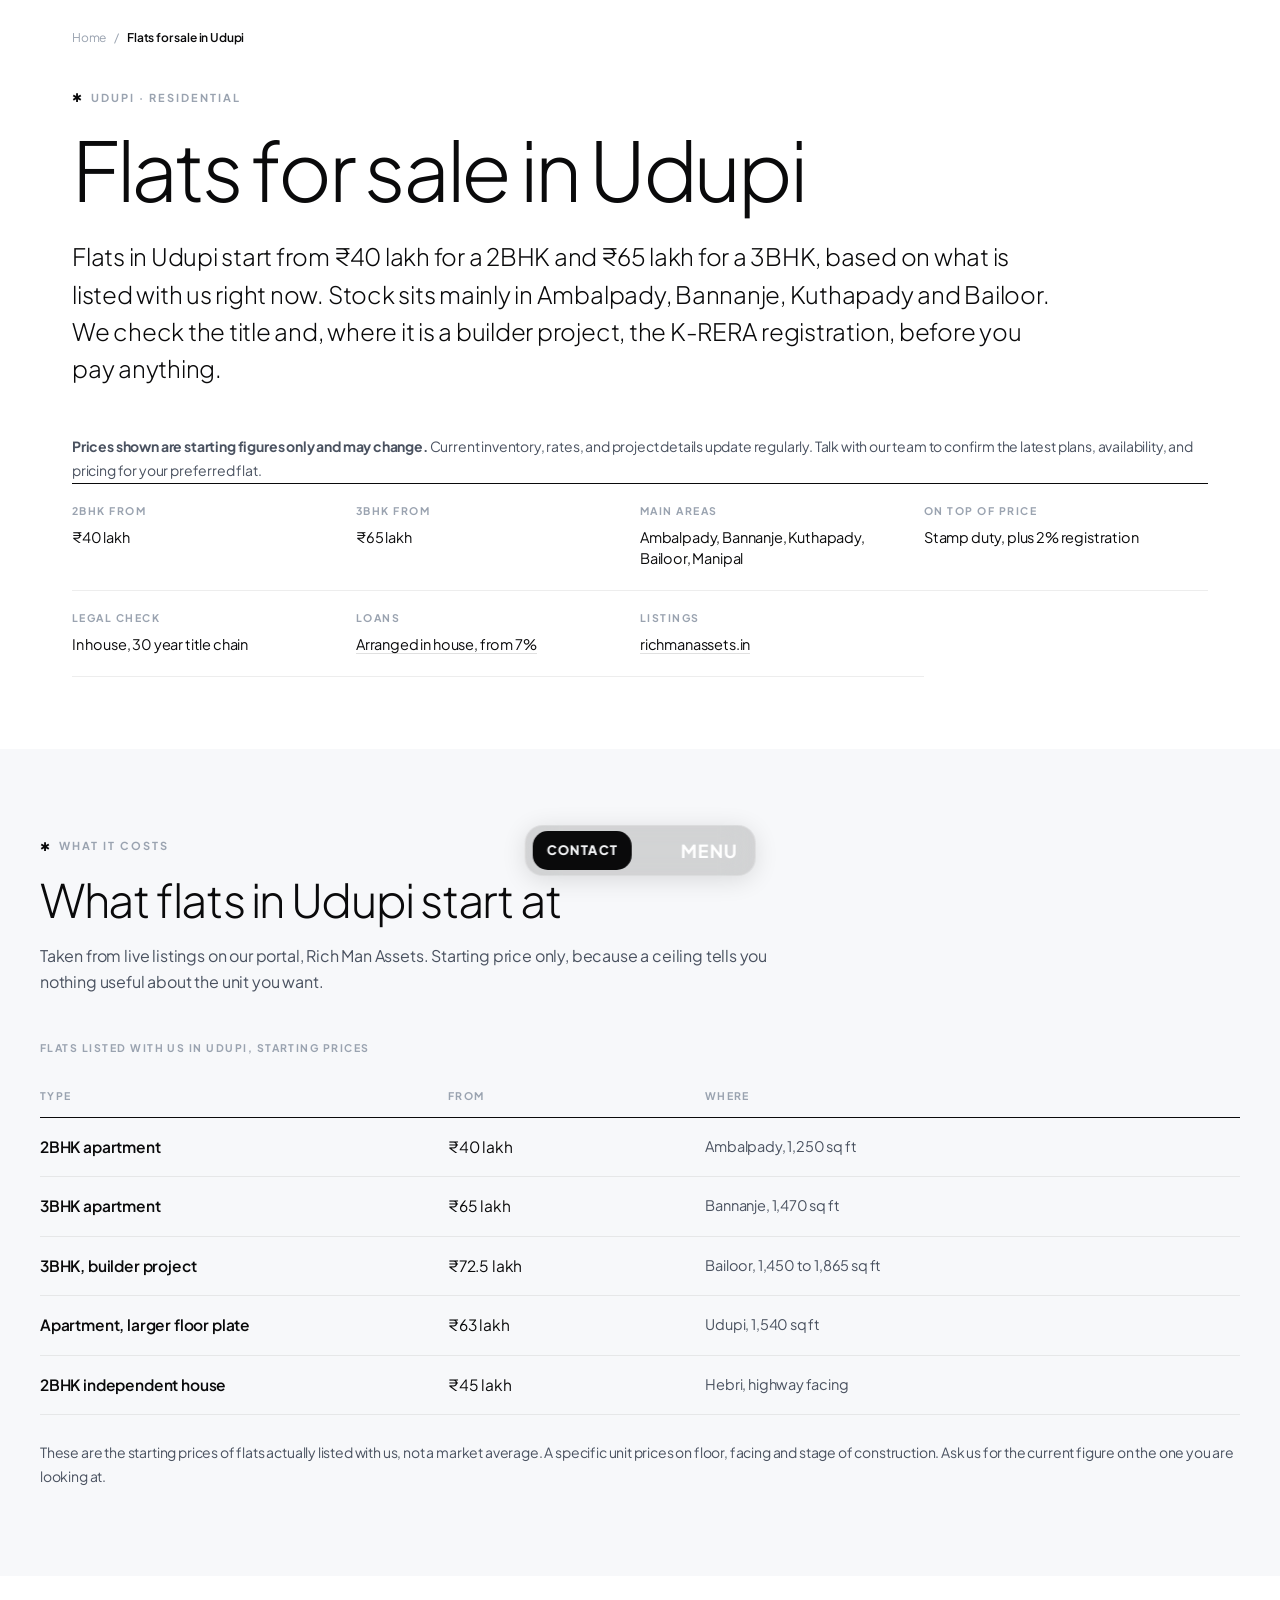
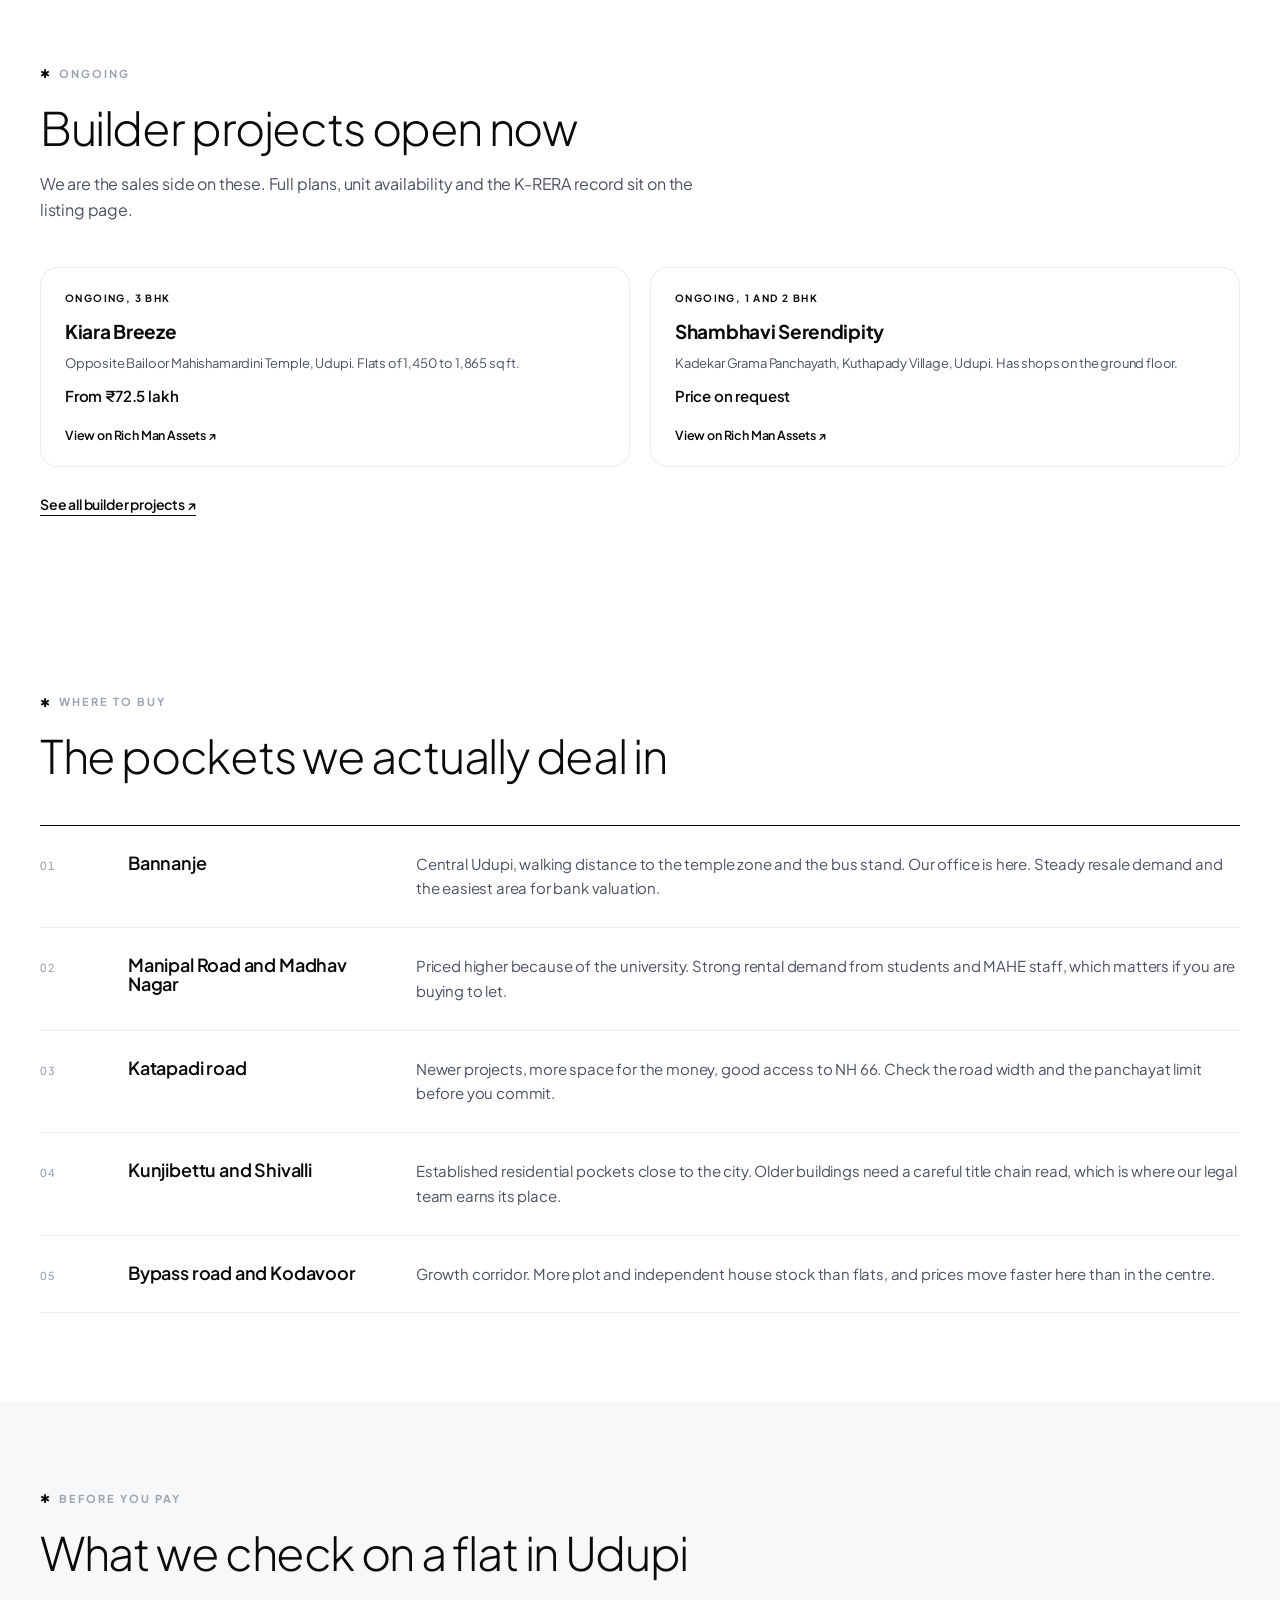
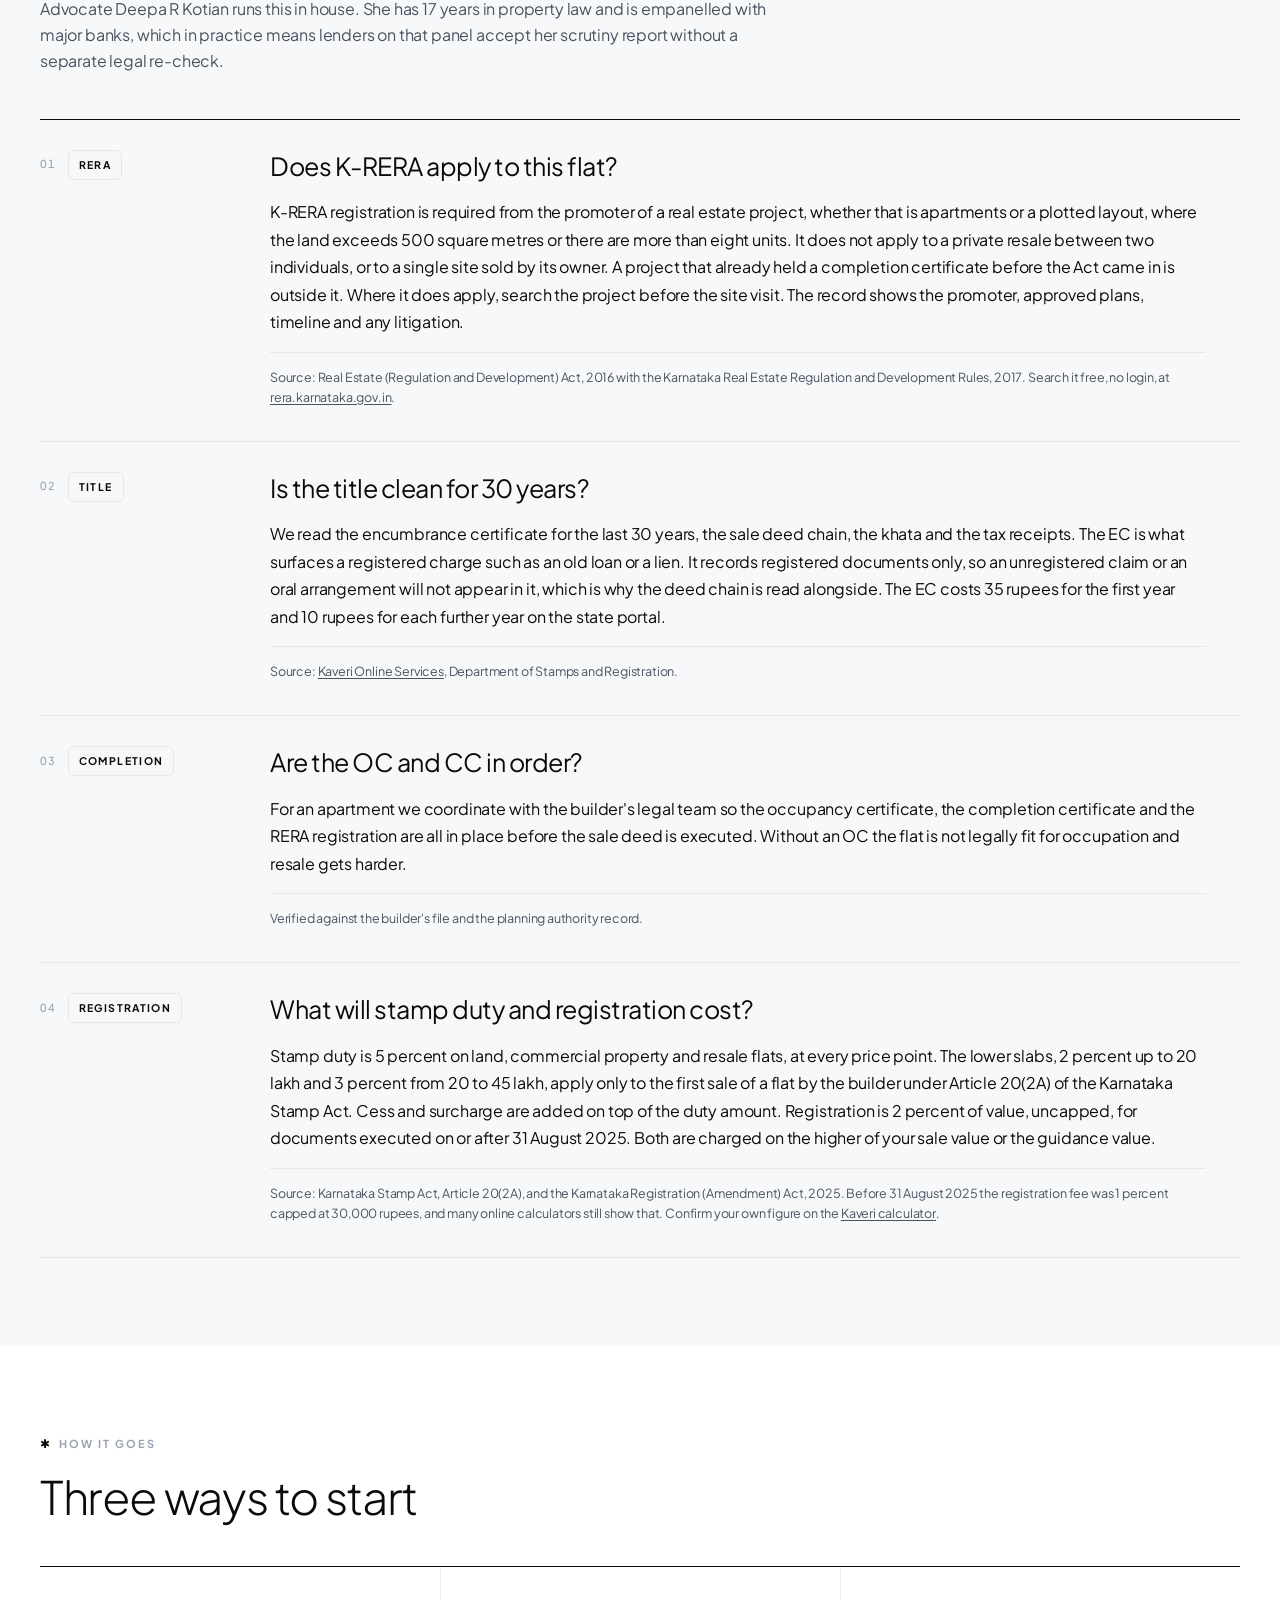
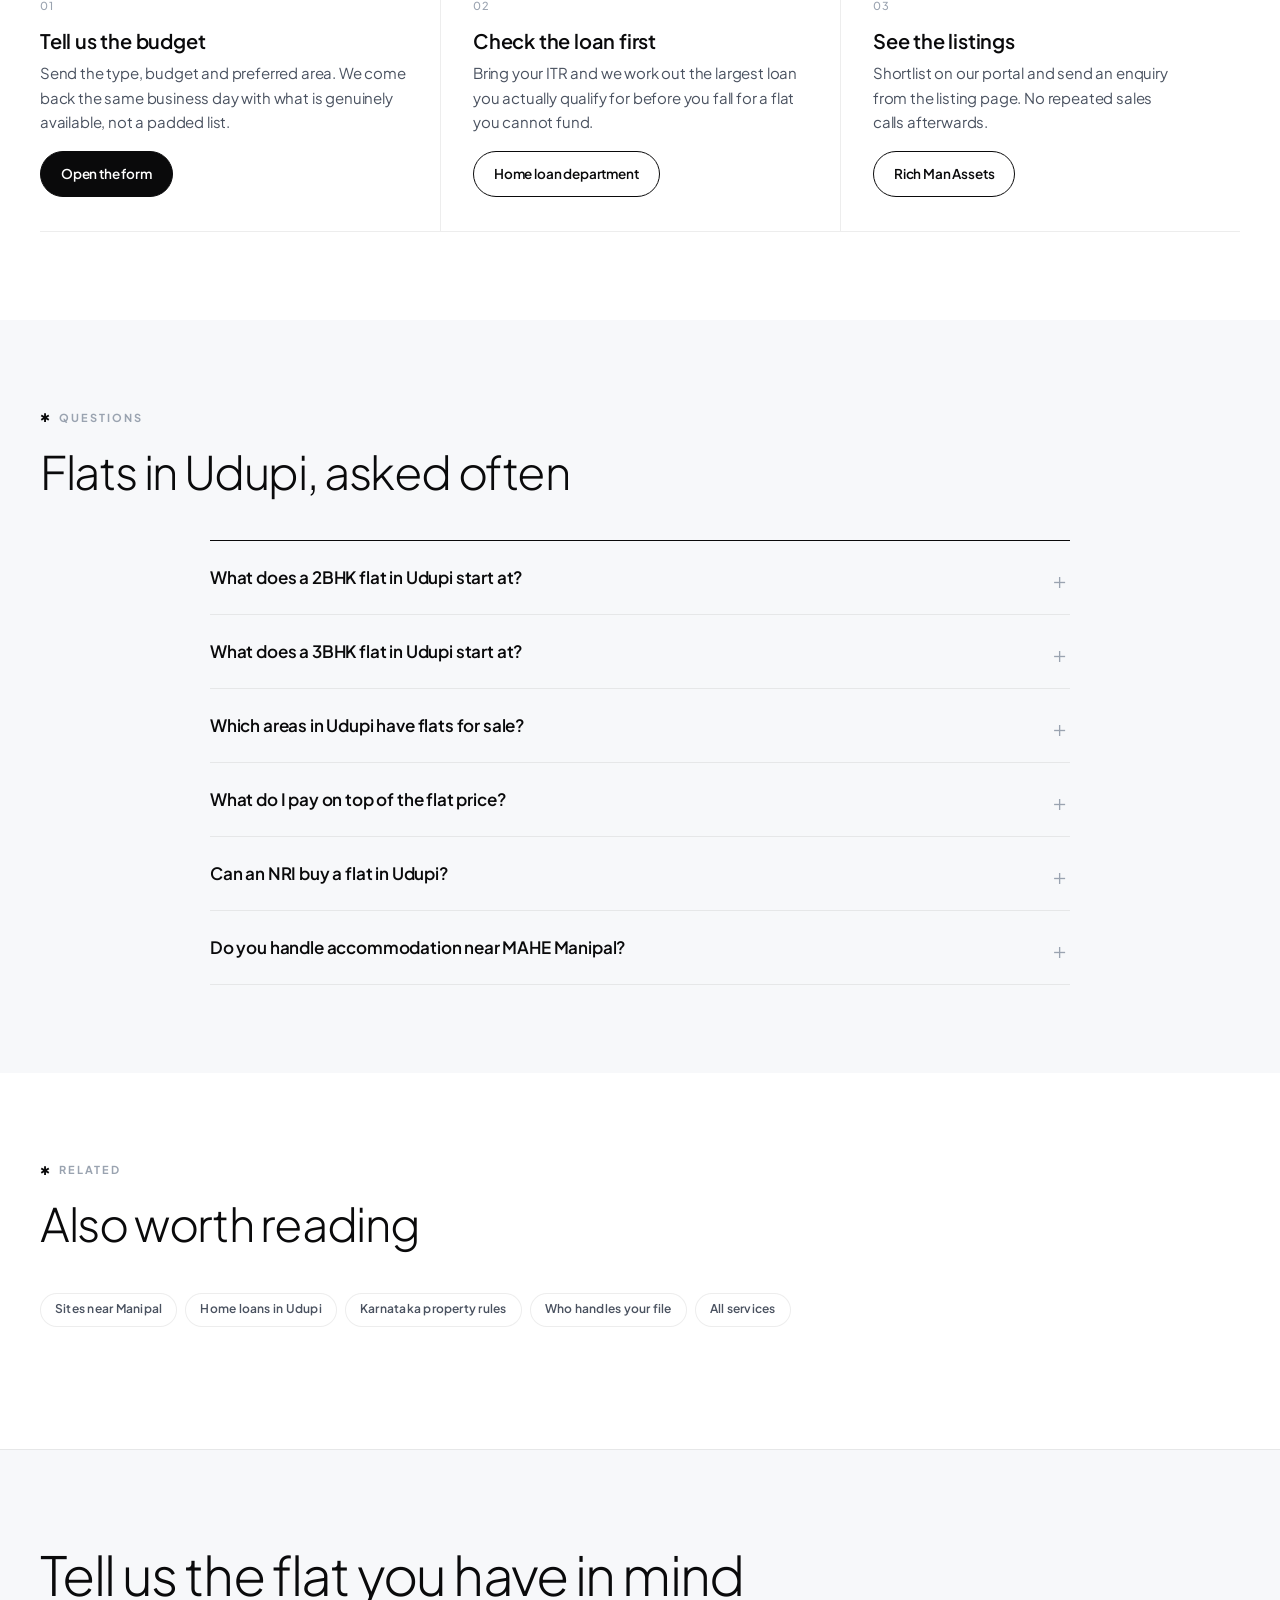
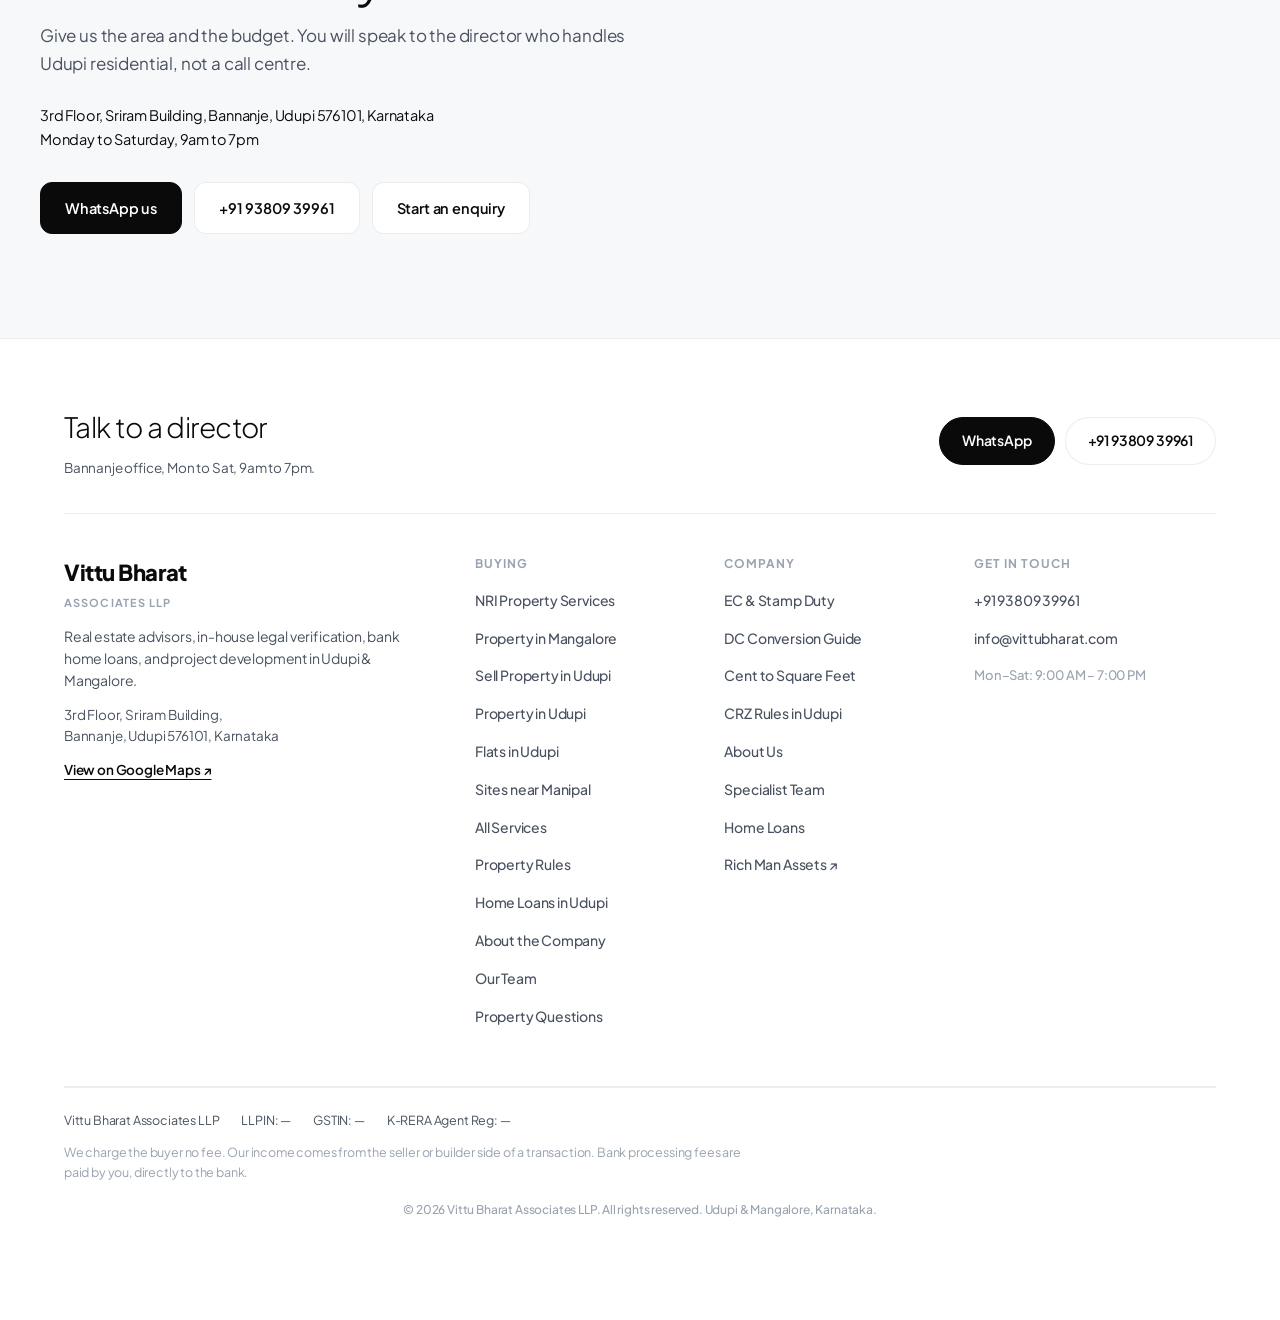
<file: flats-for-sale-udupi.html>
<!DOCTYPE html>
<html lang="en-IN">

<head>
  <meta charset="UTF-8">
  <meta name="viewport" content="width=device-width, initial-scale=1.0">
  <title>Flats for Sale in Udupi | 2BHK &amp; 3BHK | Vittu Bharat</title>
  <meta name="description"
    content="Flats for sale in Udupi from 40 lakh for a 2BHK and 65 lakh for a 3BHK. Ambalpady, Bannanje, Kuthapady and Bailoor. Title checked in house.">
  <meta name="keywords"
    content="flat for sale in Udupi, 2BHK flat Udupi, 3BHK flat Udupi, apartment for sale Udupi, ground floor flat Udupi, flat Bannanje, flat Katapadi, apartment Manipal Road, buy flat Udupi">
  <meta name="author" content="Vittu Bharat Associates LLP">
  <meta name="robots" content="index, follow, max-image-preview:large, max-snippet:-1">
  <link rel="canonical" href="https://www.vittubharat.com/flats-for-sale-udupi.html">
  <link rel="alternate" type="text/plain" href="https://www.vittubharat.com/llms.txt" title="Plain text summary for AI systems">
  <meta name="geo.region" content="IN-KA">
  <meta name="geo.placename" content="Udupi, Karnataka, India">
  <meta name="geo.position" content="13.3408;74.7491">
  <meta name="theme-color" content="#0A0A0B">

  <meta property="og:title" content="Flats for Sale in Udupi | 2BHK &amp; 3BHK">
  <meta property="og:description"
    content="Verified flats in Bannanje, Katapadi, Kunjibettu and Manipal Road. Title checked in house before you pay anything.">
  <meta property="og:type" content="website">
  <meta property="og:url" content="https://www.vittubharat.com/flats-for-sale-udupi.html">
  <meta property="og:image" content="https://www.vittubharat.com/logo/og-image.png">
  <meta property="og:site_name" content="Vittu Bharat Associates LLP">
  <meta property="og:locale" content="en_IN">
  <meta name="twitter:card" content="summary_large_image">
  <meta name="twitter:title" content="Flats for Sale in Udupi | Vittu Bharat">
  <meta name="twitter:description" content="2BHK and 3BHK flats in Udupi with in-house legal verification.">
  <meta name="twitter:image" content="https://www.vittubharat.com/logo/og-image.png">

  <link rel="icon" type="image/png" href="logo/textlogo.png">
  <link rel="preconnect" href="https://fonts.googleapis.com">
  <link rel="preconnect" href="https://fonts.gstatic.com" crossorigin>
  <link
    href="https://fonts.googleapis.com/css2?family=Plus+Jakarta+Sans:wght@200;300;400;500;600;700;800&display=swap"
    rel="stylesheet">
  <link rel="stylesheet" href="style.css">

  <script type="application/ld+json">
{
  "@context": "https://schema.org",
  "@type": "CollectionPage",
  "dateModified": "2026-09-06",
  "@id": "https://www.vittubharat.com/flats-for-sale-udupi.html",
  "url": "https://www.vittubharat.com/flats-for-sale-udupi.html",
  "name": "Flats for Sale in Udupi",
  "description": "Guide to buying a 2BHK or 3BHK flat in Udupi, with current price ranges by area and the legal checks that apply.",
  "inLanguage": "en-IN",
  "isPartOf": { "@type": "WebSite", "name": "Vittu Bharat Associates LLP", "url": "https://www.vittubharat.com" },
  "about": { "@id": "https://www.vittubharat.com/#organization" },
  "provider": { "@id": "https://www.vittubharat.com/#organization" },
  "spatialCoverage": { "@type": "City", "name": "Udupi", "address": { "@type": "PostalAddress", "addressRegion": "Karnataka", "addressCountry": "IN" } }
}
</script>

  <script type="application/ld+json">
{
  "@context": "https://schema.org",
  "@type": "BreadcrumbList",
  "itemListElement": [
    { "@type": "ListItem", "position": 1, "name": "Home", "item": "https://www.vittubharat.com/" },
    { "@type": "ListItem", "position": 2, "name": "Flats for Sale in Udupi", "item": "https://www.vittubharat.com/flats-for-sale-udupi.html" }
  ]
}
</script>

  <script type="application/ld+json">
{
  "@context": "https://schema.org",
  "@type": "FAQPage",
  "mainEntity": [
    {
      "@type": "Question",
      "name": "What does a 2BHK flat in Udupi start at?",
      "acceptedAnswer": {
        "@type": "Answer",
        "text": "Flats listed with us in Udupi start from 40 lakh for a 2BHK of about 1,250 square feet in Ambalpady. The figure depends on the project, the floor, the facing and the stage of construction."
      }
    },
    {
      "@type": "Question",
      "name": "What does a 3BHK flat in Udupi start at?",
      "acceptedAnswer": {
        "@type": "Answer",
        "text": "A 3BHK flat in Udupi starts from 65 lakh for about 1,470 square feet in Bannanje. Kiara Breeze, a builder project at Bailoor, starts from 72.5 lakh for 1,450 to 1,865 square feet."
      }
    },
    {
      "@type": "Question",
      "name": "Which areas in Udupi have flats for sale?",
      "acceptedAnswer": {
        "@type": "Answer",
        "text": "Ambalpady, Bannanje, Kuthapady, Bailoor, Katapadi, Kunjibettu, Manipal Road and the Udupi bypass. Manipal itself has separate stock, priced higher because of the university."
      }
    },
    {
      "@type": "Question",
      "name": "What do I pay on top of the flat price in Udupi?",
      "acceptedAnswer": {
        "@type": "Answer",
        "text": "Stamp duty of 5 percent on a resale flat at any price. The lower 2 and 3 percent slabs apply only to a builder's first sale of a flat up to 45 lakh, under Article 20(2A) of the Karnataka Stamp Act. Add cess and surcharge on the duty, plus a 2 percent registration fee since 31 August 2025."
      }
    },
    {
      "@type": "Question",
      "name": "Does K-RERA apply to a flat in Udupi?",
      "acceptedAnswer": {
        "@type": "Answer",
        "text": "If it is a promoter's project on land above 500 square metres or with more than eight units, yes. K-RERA does not apply to a private resale between individuals. Search the project free at rera.karnataka.gov.in before the site visit."
      }
    },
    {
      "@type": "Question",
      "name": "Can an NRI buy a flat in Udupi?",
      "acceptedAnswer": {
        "@type": "Answer",
        "text": "Yes. Under FEMA an NRI or OCI can buy residential property freely, with no cap on the number of units and no RBI permission needed, as long as payment comes through NRE, NRO or normal banking channels."
      }
    }
  ]
}
</script>

  <!-- Structured Data: Service -->
  <script type="application/ld+json">
{
  "@context": "https://schema.org",
  "@type": "Service",
  "@id": "https://www.vittubharat.com/flats-for-sale-udupi.html#service",
  "name": "Flats for sale in Udupi",
  "description": "Sale of 2BHK and 3BHK flats and apartments in Udupi, including Ambalpady, Bannanje, Kuthapady and Bailoor, with K-RERA registration and title chain checked in house.",
  "serviceType": "Apartment and flat sales",
  "url": "https://www.vittubharat.com/flats-for-sale-udupi.html",
  "provider": {"@id": "https://www.vittubharat.com/#organization"},
  "inLanguage": "en-IN",
  "availableLanguage": ["English", "Kannada", "Tulu", "Hindi"],
  "areaServed": [
    {"@type": "City", "name": "Udupi", "containedInPlace": {"@type": "AdministrativeArea", "name": "Udupi district, Karnataka, India"}},
    {"@type": "City", "name": "Manipal"},
    {"@type": "City", "name": "Mangalore"},
    {"@type": "City", "name": "Kundapur"},
    {"@type": "City", "name": "Karkala"},
    {"@type": "City", "name": "Brahmavar"},
    {"@type": "City", "name": "Kaup"},
    {"@type": "AdministrativeArea", "name": "Dakshina Kannada district, Karnataka, India"}
  ],
  "offers": {
    "@type": "Offer",
    "priceSpecification": {"@type": "PriceSpecification", "price": "0", "priceCurrency": "INR", "valueAddedTaxIncluded": true},
    "description": "No fee is charged to the buyer. Our income comes from the seller or builder side of the transaction."
  }
}
</script>

</head>

<body class="ab-body">

  <div class="nb" id="nb">
    <nav class="nb-panel" id="nb-panel" aria-hidden="true">
      <a href="index.html" class="nb-link">Home</a>
      <a href="about.html" class="nb-link">About Us</a>
      <a href="sites-for-sale-manipal.html" class="nb-link">Sites near Manipal</a>
      <a href="home-loans.html" class="nb-link">Home Loans</a>
      <a href="sell-property-udupi.html" class="nb-link">Sell Property</a>
      <a href="nri-property-udupi.html" class="nb-link">NRI Property</a>
      <a href="crz-rules-udupi.html" class="nb-link">CRZ Rules</a>
      <a href="dc-conversion-udupi.html" class="nb-link">DC Conversion</a>
      <a href="encumbrance-certificate-stamp-duty-karnataka.html" class="nb-link">EC &amp; Stamp Duty</a>
      <a href="cent-to-square-feet.html" class="nb-link">Cent to Sq Ft</a>
      <a href="property-in-mangalore.html" class="nb-link">Property in Mangalore</a>
      <a href="#prices" class="nb-link">Prices</a>
      <a href="#faq" class="nb-link">Questions</a>
      <a href="https://richmanassets.in" target="_blank" rel="noopener" class="nb-link nb-link--accent">Rich Man Assets
        ↗</a>
    </nav>
    <div class="nb-bar">
      <a href="#contact" class="nb-logo"> Contact</a>
      <button class="nb-toggle" id="nb-toggle" aria-expanded="false">
        <span class="nb-label-menu">Menu</span>
        <span class="nb-label-close">Close</span>
      </button>
    </div>
  </div>

  <main class="ab-main">

    <nav class="ab-crumbs" aria-label="Breadcrumb">
      <a href="index.html">Home</a>
      <span aria-hidden="true">/</span>
      <span aria-current="page">Flats for sale in Udupi</span>
    </nav>

    <header class="ab-lead">
      <p class="section-label"><span class="label-star">✱</span> UDUPI · RESIDENTIAL</p>
      <h1 class="ab-h1">Flats for sale in Udupi</h1>
      <p class="ab-answer">Flats in Udupi start from ₹40 lakh for a 2BHK and ₹65 lakh for a 3BHK, based on what is
        listed with us right now. Stock sits mainly in Ambalpady, Bannanje, Kuthapady and Bailoor. We check the title
        and, where it is a builder project, the K-RERA registration, before you pay anything.</p>
      <p class="ab-note"><strong>Prices shown are starting figures only and may change.</strong> Current inventory, rates, and project details update regularly. Talk with our team to confirm the latest plans, availability, and pricing for your preferred flat.</p>
      <dl class="ab-facts">
        <div class="ab-fact">
          <dt>2BHK from</dt>
          <dd>₹40 lakh</dd>
        </div>
        <div class="ab-fact">
          <dt>3BHK from</dt>
          <dd>₹65 lakh</dd>
        </div>
        <div class="ab-fact">
          <dt>Main areas</dt>
          <dd>Ambalpady, Bannanje, Kuthapady, Bailoor, Manipal</dd>
        </div>
        <div class="ab-fact">
          <dt>On top of price</dt>
          <dd>Stamp duty, plus 2% registration</dd>
        </div>
        <div class="ab-fact">
          <dt>Legal check</dt>
          <dd>In house, 30 year title chain</dd>
        </div>
        <div class="ab-fact">
          <dt>Loans</dt>
          <dd><a href="home-loans.html">Arranged in house, from 7%</a></dd>
        </div>
        <div class="ab-fact">
          <dt>Listings</dt>
          <dd><a href="https://richmanassets.in" target="_blank" rel="noopener">richmanassets.in</a></dd>
        </div>
      </dl>
    </header>

    <!-- PRICES -->
    <section class="ab-section ab-section--alt" id="prices" aria-labelledby="prices-h">
      <div class="ab-head">
        <p class="section-label"><span class="label-star">✱</span> WHAT IT COSTS</p>
        <h2 class="ab-h2" id="prices-h">What flats in Udupi start at</h2>
        <p class="ab-head-sub">Taken from live listings on our portal, Rich Man Assets. Starting price only, because a
          ceiling tells you nothing useful about the unit you want.</p>
      </div>
      <div class="ab-table-wrap">
        <table class="ab-table">
          <caption class="ab-table-cap">Flats listed with us in Udupi, starting prices</caption>
          <thead>
            <tr>
              <th scope="col">Type</th>
              <th scope="col">From</th>
              <th scope="col">Where</th>
            </tr>
          </thead>
          <tbody>
            <tr>
              <th scope="row">2BHK apartment</th>
              <td>₹40 lakh</td>
              <td>Ambalpady, 1,250 sq ft</td>
            </tr>
            <tr>
              <th scope="row">3BHK apartment</th>
              <td>₹65 lakh</td>
              <td>Bannanje, 1,470 sq ft</td>
            </tr>
            <tr>
              <th scope="row">3BHK, builder project</th>
              <td>₹72.5 lakh</td>
              <td>Bailoor, 1,450 to 1,865 sq ft</td>
            </tr>
            <tr>
              <th scope="row">Apartment, larger floor plate</th>
              <td>₹63 lakh</td>
              <td>Udupi, 1,540 sq ft</td>
            </tr>
            <tr>
              <th scope="row">2BHK independent house</th>
              <td>₹45 lakh</td>
              <td>Hebri, highway facing</td>
            </tr>
          </tbody>
        </table>
      </div>
      <p class="ab-note">These are the starting prices of flats actually listed with us, not a market average. A
        specific unit prices on floor, facing and stage of construction. Ask us for the current figure on the one you
        are looking at.</p>
    </section>

    <!-- BUILDER PROJECTS -->
    <section class="ab-section" id="projects" aria-labelledby="projects-h">
      <div class="ab-head">
        <p class="section-label"><span class="label-star">✱</span> ONGOING</p>
        <h2 class="ab-h2" id="projects-h">Builder projects open now</h2>
        <p class="ab-head-sub">We are the sales side on these. Full plans, unit availability and the K-RERA record sit
          on the listing page.</p>
      </div>
      <div class="ab-projects">
        <a class="ab-project" href="https://www.richmanassets.in/property/kiara-breeze-udupi" target="_blank" rel="noopener">
          <span class="ab-project-body">
            <span class="ab-project-tag">Ongoing, 3 BHK</span>
            <span class="ab-project-name">Kiara Breeze</span>
            <span class="ab-project-meta">Opposite Bailoor Mahishamardini Temple, Udupi. Flats of 1,450 to 1,865 sq ft.</span>
            <span class="ab-project-price">From ₹72.5 lakh</span>
            <span class="ab-project-cta">View on Rich Man Assets ↗</span>
          </span>
        </a>
        <a class="ab-project" href="https://www.richmanassets.in/property/shambhavi-serendipity-udupi" target="_blank" rel="noopener">
          <span class="ab-project-body">
            <span class="ab-project-tag">Ongoing, 1 and 2 BHK</span>
            <span class="ab-project-name">Shambhavi Serendipity</span>
            <span class="ab-project-meta">Kadekar Grama Panchayath, Kuthapady Village, Udupi. Has shops on the ground floor.</span>
            <span class="ab-project-price">Price on request</span>
            <span class="ab-project-cta">View on Rich Man Assets ↗</span>
          </span>
        </a>
      </div>
      <p class="ab-note"><a href="https://www.richmanassets.in/builder-projects" target="_blank" rel="noopener">See all
          builder projects ↗</a></p>
    </section>

    <!-- AREAS -->
    <section class="ab-section" id="areas" aria-labelledby="areas-h">
      <div class="ab-head">
        <p class="section-label"><span class="label-star">✱</span> WHERE TO BUY</p>
        <h2 class="ab-h2" id="areas-h">The pockets we actually deal in</h2>
      </div>
      <ol class="ab-list">
        <li class="ab-item">
          <span class="ab-item-num">01</span>
          <h3 class="ab-item-title">Bannanje</h3>
          <p class="ab-item-text">Central Udupi, walking distance to the temple zone and the bus stand. Our office is
            here. Steady resale demand and the easiest area for bank valuation.</p>
        </li>
        <li class="ab-item">
          <span class="ab-item-num">02</span>
          <h3 class="ab-item-title">Manipal Road and Madhav Nagar</h3>
          <p class="ab-item-text">Priced higher because of the university. Strong rental demand from students and MAHE
            staff, which matters if you are buying to let.</p>
        </li>
        <li class="ab-item">
          <span class="ab-item-num">03</span>
          <h3 class="ab-item-title">Katapadi road</h3>
          <p class="ab-item-text">Newer projects, more space for the money, good access to NH 66. Check the road width
            and the panchayat limit before you commit.</p>
        </li>
        <li class="ab-item">
          <span class="ab-item-num">04</span>
          <h3 class="ab-item-title">Kunjibettu and Shivalli</h3>
          <p class="ab-item-text">Established residential pockets close to the city. Older buildings need a careful
            title chain read, which is where our legal team earns its place.</p>
        </li>
        <li class="ab-item">
          <span class="ab-item-num">05</span>
          <h3 class="ab-item-title">Bypass road and Kodavoor</h3>
          <p class="ab-item-text">Growth corridor. More plot and independent house stock than flats, and prices move
            faster here than in the centre.</p>
        </li>
      </ol>
    </section>

    <!-- CHECKS -->
    <section class="ab-section ab-section--alt" id="checks" aria-labelledby="checks-h">
      <div class="ab-head">
        <p class="section-label"><span class="label-star">✱</span> BEFORE YOU PAY</p>
        <h2 class="ab-h2" id="checks-h">What we check on a flat in Udupi</h2>
        <p class="ab-head-sub">Advocate Deepa R Kotian runs this in house. She has 17 years in property law and is
          empanelled with major banks, which in practice means lenders on that panel accept her scrutiny report without
          a separate legal re-check.</p>
      </div>
      <div class="ab-rules">
        <article class="ab-rule">
          <div class="ab-rule-rail">
            <span class="ab-rule-num">01</span>
            <span class="ab-rule-cat">RERA</span>
          </div>
          <div class="ab-rule-main">
            <h3 class="ab-rule-q">Does K-RERA apply to this flat?</h3>
            <p class="ab-rule-a">K-RERA registration is required from the promoter of a real estate project, whether that is apartments or a plotted layout, where the land exceeds 500 square metres or there are more than eight units. It does not apply to a private resale between two individuals, or to a single site sold by its owner. A project that already held a completion certificate before the Act came in is outside it. Where it does apply, search the project before the site visit. The record shows the promoter, approved plans, timeline and any litigation.</p>
            <p class="ab-rule-src">Source: Real Estate (Regulation and Development) Act, 2016 with the Karnataka Real Estate Regulation and Development Rules, 2017. Search it free, no login, at <a href="https://rera.karnataka.gov.in/" target="_blank" rel="noopener">rera.karnataka.gov.in</a>.</p>
          </div>
        </article>
        <article class="ab-rule">
          <div class="ab-rule-rail">
            <span class="ab-rule-num">02</span>
            <span class="ab-rule-cat">Title</span>
          </div>
          <div class="ab-rule-main">
            <h3 class="ab-rule-q">Is the title clean for 30 years?</h3>
            <p class="ab-rule-a">We read the encumbrance certificate for the last 30 years, the sale deed chain, the
              khata and the tax receipts. The EC is what surfaces a registered charge such as an old loan or a lien. It
              records registered documents only, so an unregistered claim or an oral arrangement will not appear in it,
              which is why the deed chain is read alongside. The EC costs 35 rupees for the first year and 10 rupees for
              each further year on the state portal.</p>
            <p class="ab-rule-src">Source: <a href="https://kaveri.karnataka.gov.in/" target="_blank"
                rel="noopener">Kaveri Online Services</a>, Department of Stamps and Registration.</p>
          </div>
        </article>
        <article class="ab-rule">
          <div class="ab-rule-rail">
            <span class="ab-rule-num">03</span>
            <span class="ab-rule-cat">Completion</span>
          </div>
          <div class="ab-rule-main">
            <h3 class="ab-rule-q">Are the OC and CC in order?</h3>
            <p class="ab-rule-a">For an apartment we coordinate with the builder's legal team so the occupancy
              certificate, the completion certificate and the RERA registration are all in place before the sale deed is
              executed. Without an OC the flat is not legally fit for occupation and resale gets harder.</p>
            <p class="ab-rule-src">Verified against the builder's file and the planning authority record.</p>
          </div>
        </article>
        <article class="ab-rule">
          <div class="ab-rule-rail">
            <span class="ab-rule-num">04</span>
            <span class="ab-rule-cat">Registration</span>
          </div>
          <div class="ab-rule-main">
            <h3 class="ab-rule-q">What will stamp duty and registration cost?</h3>
            <p class="ab-rule-a">Stamp duty is 5 percent on land, commercial property and resale flats, at every price point. The lower slabs, 2 percent up to 20 lakh and 3 percent from 20 to 45 lakh, apply only to the first sale of a flat by the builder under Article 20(2A) of the Karnataka Stamp Act. Cess and surcharge are added on top of the duty amount. Registration is 2 percent of value, uncapped, for documents executed on or after 31 August 2025. Both are charged on the higher of your sale value or the guidance value.</p>
            <p class="ab-rule-src">Source: Karnataka Stamp Act, Article 20(2A), and the Karnataka Registration (Amendment) Act, 2025. Before 31 August 2025 the registration fee was 1 percent capped at 30,000 rupees, and many online calculators still show that. Confirm your own figure on the <a href="https://kaveri.karnataka.gov.in/" target="_blank" rel="noopener">Kaveri calculator</a>.</p>
          </div>
        </article>
      </div>
    </section>

    <!-- PROCESS -->
    <section class="ab-section" id="process" aria-labelledby="process-h">
      <div class="ab-head">
        <p class="section-label"><span class="label-star">✱</span> HOW IT GOES</p>
        <h2 class="ab-h2" id="process-h">Three ways to start</h2>
      </div>
      <div class="ab-steps">
        <div class="ab-step">
          <span class="ab-step-num">01</span>
          <h3 class="ab-step-title">Tell us the budget</h3>
          <p class="ab-step-text">Send the type, budget and preferred area. We come back the same business day with what
            is genuinely available, not a padded list.</p>
          <a class="ab-step-link" href="index.html#say-hello">Open the form</a>
        </div>
        <div class="ab-step">
          <span class="ab-step-num">02</span>
          <h3 class="ab-step-title">Check the loan first</h3>
          <p class="ab-step-text">Bring your ITR and we work out the largest loan you actually qualify for before you
            fall for a flat you cannot fund.</p>
          <a class="ab-step-link" href="home-loans.html">Home loan department</a>
        </div>
        <div class="ab-step">
          <span class="ab-step-num">03</span>
          <h3 class="ab-step-title">See the listings</h3>
          <p class="ab-step-text">Shortlist on our portal and send an enquiry from the listing page. No repeated sales
            calls afterwards.</p>
          <a class="ab-step-link" href="https://richmanassets.in" target="_blank" rel="noopener">Rich Man Assets</a>
        </div>
      </div>
    </section>

    <!-- FAQ -->
    <section class="ab-section ab-section--alt" id="faq" aria-labelledby="faq-h">
      <div class="ab-head">
        <p class="section-label"><span class="label-star">✱</span> QUESTIONS</p>
        <h2 class="ab-h2" id="faq-h">Flats in Udupi, asked often</h2>
      </div>
      <div class="ab-faq">
        <details class="ab-faq-item">
          <summary class="ab-faq-q">What does a 2BHK flat in Udupi start at?</summary>
          <p class="ab-faq-a">From ₹40 lakh, for about 1,250 sq ft in Ambalpady, on what is listed with us now. Floor,
            facing and stage of construction move it from there.</p>
        </details>
        <details class="ab-faq-item">
          <summary class="ab-faq-q">What does a 3BHK flat in Udupi start at?</summary>
          <p class="ab-faq-a">From ₹65 lakh for about 1,470 sq ft in Bannanje. Kiara Breeze at Bailoor starts from
            ₹72.5 lakh for 1,450 to 1,865 sq ft.</p>
        </details>
        <details class="ab-faq-item">
          <summary class="ab-faq-q">Which areas in Udupi have flats for sale?</summary>
          <p class="ab-faq-a">Ambalpady, Bannanje, Kuthapady, Bailoor, Katapadi, Kunjibettu, Manipal Road and the
            bypass. Manipal has separate stock, priced higher because of the university.</p>
        </details>
        <details class="ab-faq-item">
          <summary class="ab-faq-q">What do I pay on top of the flat price?</summary>
          <p class="ab-faq-a">Stamp duty of 5 percent on a resale flat at any price. The lower 2 and 3 percent slabs
            apply only to a builder's first sale of a flat up to ₹45 lakh. Add cess and surcharge on the duty, plus 2
            percent registration since 31 August 2025.</p>
        </details>
        <details class="ab-faq-item">
          <summary class="ab-faq-q">Can an NRI buy a flat in Udupi?</summary>
          <p class="ab-faq-a">Yes. Under FEMA an NRI or OCI can buy residential property freely, with no cap on the
            number of units and no RBI permission needed, as long as payment comes through NRE, NRO or normal banking
            channels. Agricultural land is a different matter and cannot be bought at all.</p>
        </details>
        <details class="ab-faq-item">
          <summary class="ab-faq-q">Do you handle accommodation near MAHE Manipal?</summary>
          <p class="ab-faq-a">Yes. Studios, 1BHK flats and PG setups close to the university campus, for buyers and for
            renters. We also handle residential units near KMC Hospital Mangalore for medical staff and students.</p>
        </details>
      </div>
    </section>

    <!-- RELATED -->
    <section class="ab-section" id="related" aria-labelledby="related-h">
      <div class="ab-head">
        <p class="section-label"><span class="label-star">✱</span> RELATED</p>
        <h2 class="ab-h2" id="related-h">Also worth reading</h2>
      </div>
      <nav class="ab-rule-nav" aria-label="Related pages">
        <a href="sites-for-sale-manipal.html">Sites near Manipal</a>
        <a href="home-loans.html">Home loans in Udupi</a>
        <a href="about.html#rules">Karnataka property rules</a>
        <a href="about.html#team">Who handles your file</a>
        <a href="index.html#services">All services</a>
      </nav>
    </section>

    <section class="ab-contact" id="contact" aria-labelledby="contact-h">
      <div class="ab-contact-inner">
        <h2 class="ab-contact-h" id="contact-h">Tell us the flat you have in mind</h2>
        <p class="ab-contact-text">Give us the area and the budget. You will speak to the director who handles Udupi
          residential, not a call centre.</p>
        <address class="ab-contact-addr">
          3rd Floor, Sriram Building, Bannanje, Udupi 576101, Karnataka<br>
          Monday to Saturday, 9am to 7pm
        </address>
        <div class="ab-contact-actions">
          <a class="ab-btn ab-btn--solid" href="https://wa.me/919380939961" target="_blank" rel="noopener">WhatsApp us</a>
          <a class="ab-btn" href="tel:+919380939961">+91 93809 39961</a>
          <a class="ab-btn" href="index.html#say-hello">Start an enquiry</a>
        </div>
      </div>
    </section>

    <footer class="site-footer" id="site-footer">
      <div class="footer-inner">

        <div class="footer-cta">
          <div class="footer-cta-text">
            <p class="footer-cta-label">Talk to a director</p>
            <p class="footer-cta-line">Bannanje office, Mon to Sat, 9am to 7pm.</p>
          </div>
          <div class="footer-cta-actions">
            <a class="footer-cta-btn footer-cta-btn--solid" href="https://wa.me/919380939961" target="_blank" rel="noopener">WhatsApp</a>
            <a class="footer-cta-btn" href="tel:+919380939961">+91 93809 39961</a>
          </div>
        </div>

        <div class="footer-grid" id="footer-grid">
          <div class="footer-brand-col">
            <a href="index.html" class="footer-logo">
              <span class="footer-logo-title">Vittu Bharat</span>
              <span class="footer-logo-sub">Associates LLP</span>
            </a>
            <p class="footer-brand-desc">Real estate advisors, in-house legal verification, bank home loans, and project
              development in Udupi &amp; Mangalore.</p>
            <address class="footer-addr">
              3rd Floor, Sriram Building,<br>
              Bannanje, Udupi 576101, Karnataka
            </address>
            <a href="https://maps.app.goo.gl/BXjthYPATCqSxRvz6" target="_blank" rel="noopener" class="footer-maps-link">View
              on Google Maps ↗</a>
          </div>
          <div class="footer-links-col">
            <p class="footer-col-label">Buying</p>
            <nav class="footer-nav">
              <a href="nri-property-udupi.html" class="footer-link">NRI Property Services</a>
              <a href="property-in-mangalore.html" class="footer-link">Property in Mangalore</a>
              <a href="sell-property-udupi.html" class="footer-link">Sell Property in Udupi</a>
              <a href="property-in-udupi.html" class="footer-link">Property in Udupi</a>
              <a href="flats-for-sale-udupi.html" class="footer-link">Flats in Udupi</a>
              <a href="sites-for-sale-manipal.html" class="footer-link">Sites near Manipal</a>
              <a href="index.html#services" class="footer-link">All Services</a>
              <a href="about.html#rules" class="footer-link">Property Rules</a>
              <a href="home-loans.html" class="footer-link">Home Loans in Udupi</a>
              <a href="about.html" class="footer-link">About the Company</a>
              <a href="about.html#team" class="footer-link">Our Team</a>
              <a href="about.html#faq" class="footer-link">Property Questions</a>
            </nav>
          </div>
          <div class="footer-links-col">
            <p class="footer-col-label">Company</p>
            <nav class="footer-nav">
              <a href="encumbrance-certificate-stamp-duty-karnataka.html" class="footer-link">EC &amp; Stamp Duty</a>
              <a href="dc-conversion-udupi.html" class="footer-link">DC Conversion Guide</a>
              <a href="cent-to-square-feet.html" class="footer-link">Cent to Square Feet</a>
              <a href="crz-rules-udupi.html" class="footer-link">CRZ Rules in Udupi</a>
              <a href="about.html" class="footer-link">About Us</a>
              <a href="about.html#team" class="footer-link">Specialist Team</a>
              <a href="home-loans.html" class="footer-link">Home Loans</a>
              <a href="https://richmanassets.in" target="_blank" rel="noopener" class="footer-link">Rich Man Assets ↗</a>
            </nav>
          </div>
          <div class="footer-links-col">
            <p class="footer-col-label">Get in Touch</p>
            <nav class="footer-nav">
              <a href="tel:+919380939961" class="footer-link">+91 93809 39961</a>
              <a href="mailto:info@vittubharat.com" class="footer-link">info@vittubharat.com</a>
            </nav>
            <p class="footer-hours">Mon–Sat: 9:00 AM – 7:00 PM</p>
          </div>
        </div>
        <div class="footer-legal">
          <p class="footer-legal-line">
            <span class="footer-legal-item">Vittu Bharat Associates LLP</span>
            <span class="footer-legal-item">LLPIN: <span data-fill="llpin">&mdash;</span></span>
            <span class="footer-legal-item">GSTIN: <span data-fill="gstin">&mdash;</span></span>
            <span class="footer-legal-item">K-RERA Agent Reg: <span data-fill="rera">&mdash;</span></span>
          </p>
          <p class="footer-legal-note">We charge the buyer no fee. Our income comes from the seller or builder side of a transaction. Bank processing fees are paid by you, directly to the bank.</p>
        </div>

        <div class="footer-meta-bar">
          <p class="footer-copy">© 2026 Vittu Bharat Associates LLP. All rights reserved. Udupi &amp; Mangalore,
            Karnataka.</p>
        </div>
      </div>
    </footer>

  </main>

  <script src="main.js"></script>
</body>

</html>
</file>
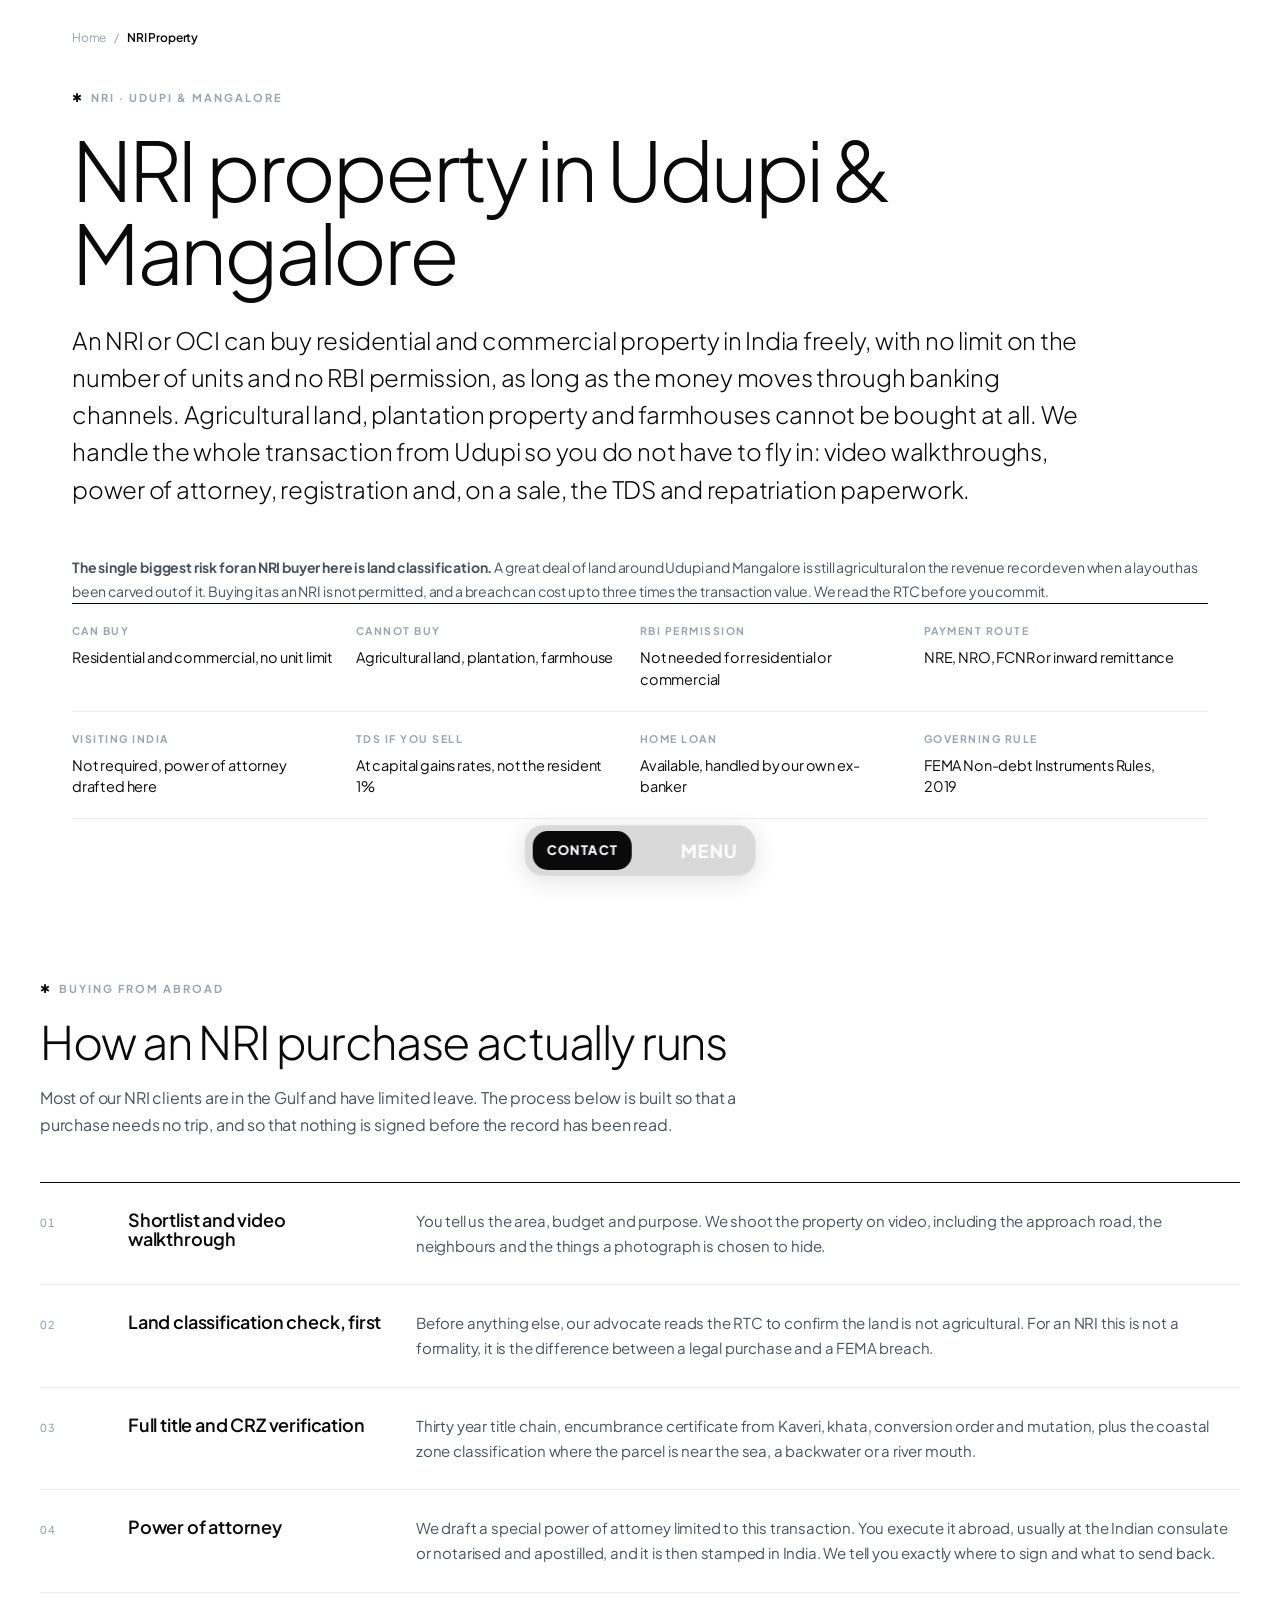
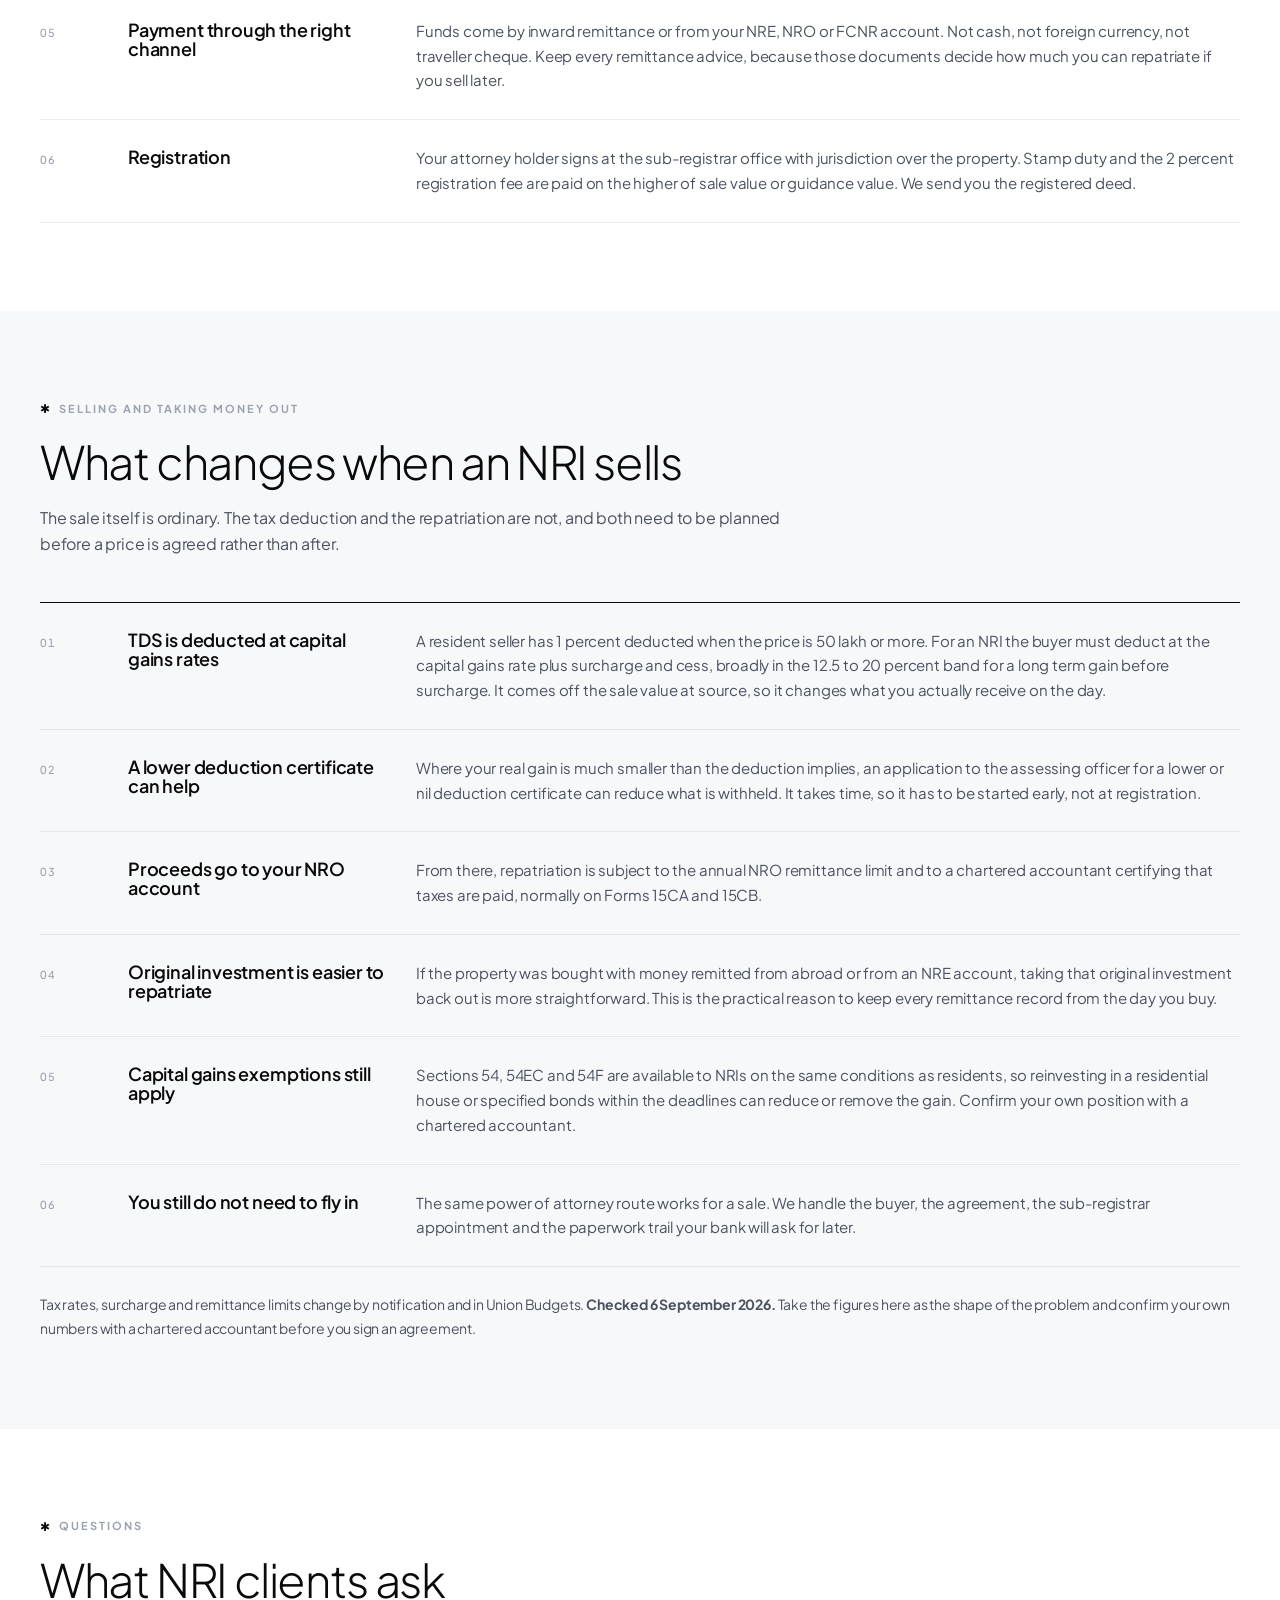
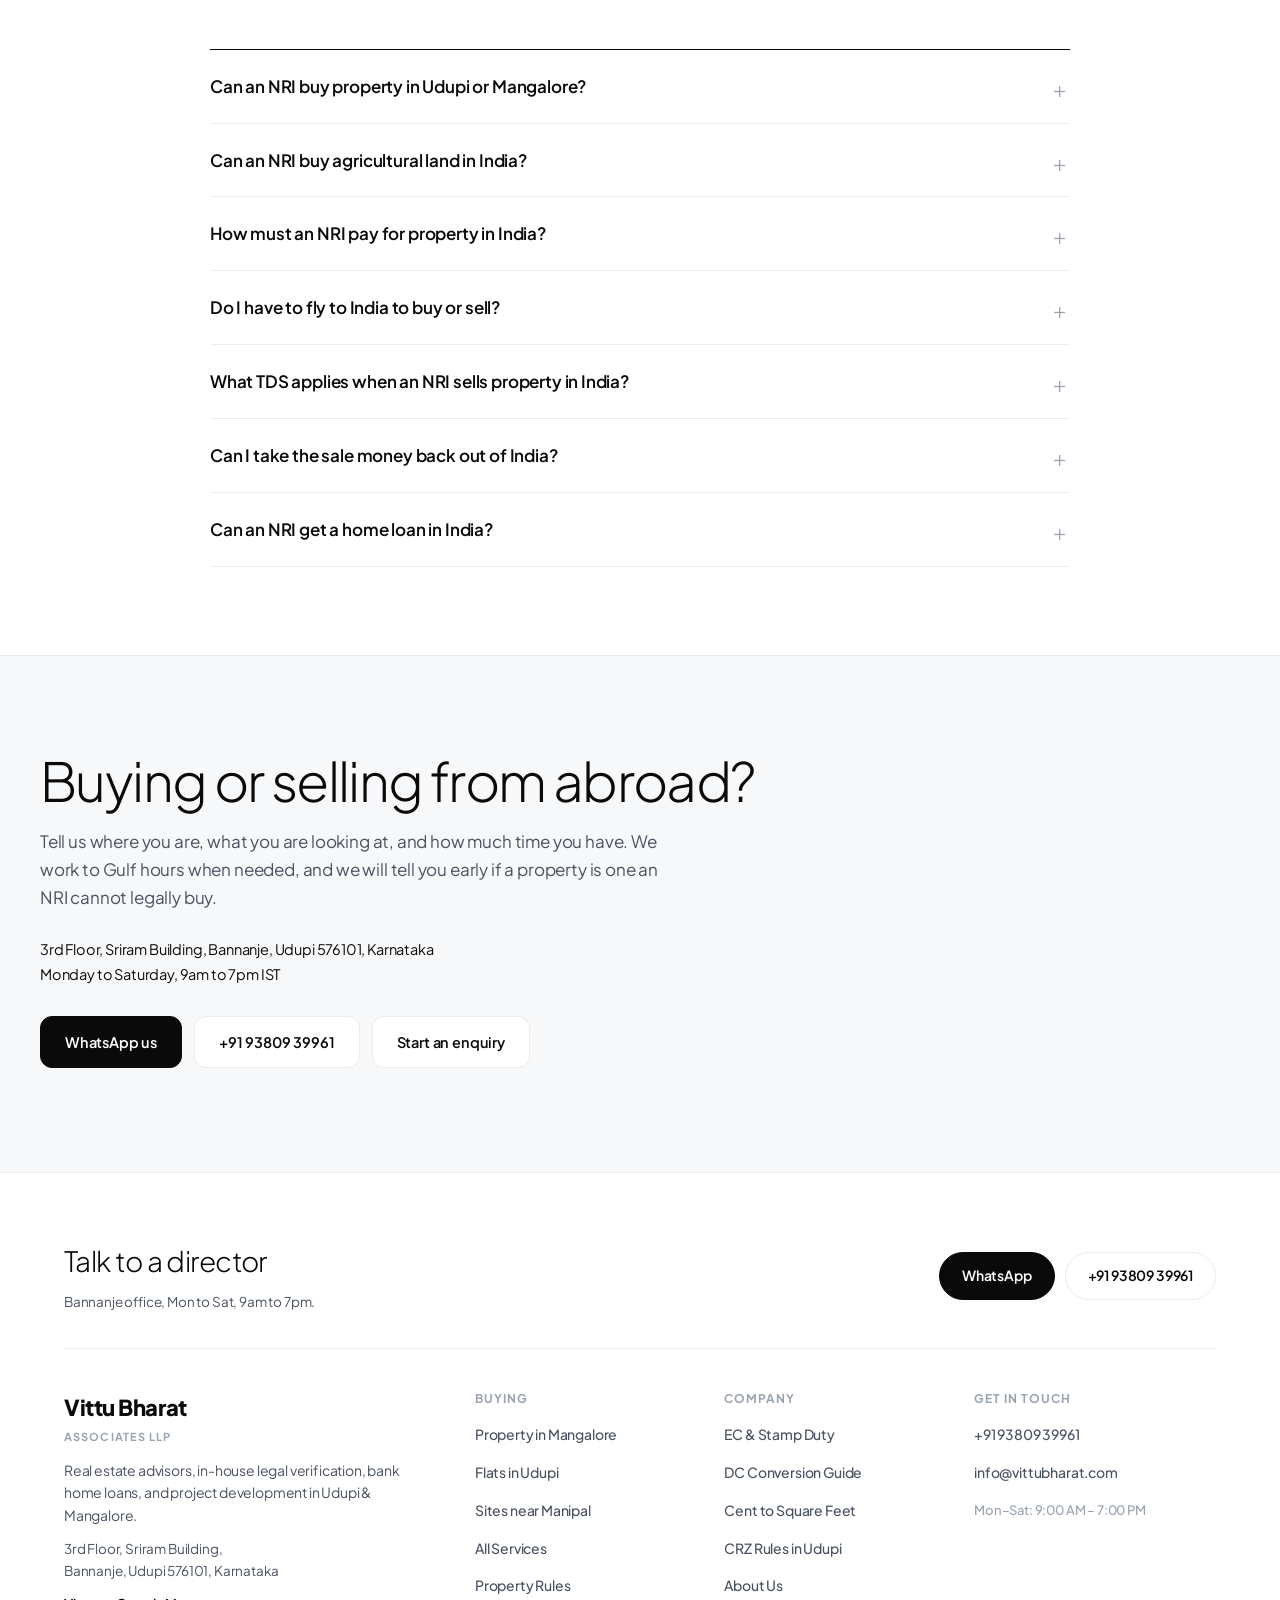
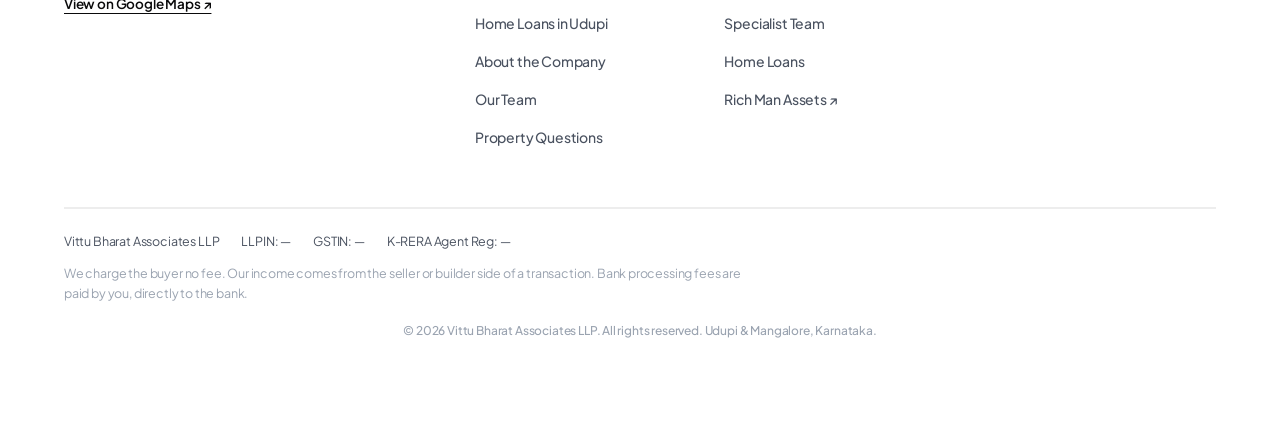
<file: nri-property-udupi.html>
<!DOCTYPE html>
<html lang="en-IN">

<head>
  <meta charset="UTF-8">
  <meta name="viewport" content="width=device-width, initial-scale=1.0">
  <title>NRI Property in Udupi &amp; Mangalore | Buy or Sell | Vittu Bharat</title>
  <meta name="description"
    content="NRI property buying and selling in Udupi and Mangalore. FEMA rules, NRE and NRO payment, power of attorney, TDS on sale and remitting money back. Handled in house.">
  <meta name="keywords"
    content="NRI property Udupi, NRI property Mangalore, NRI buy property Karnataka, NRI sell property India TDS, power of attorney property Udupi, FEMA property rules NRI, OCI buy property India, NRI home loan Udupi, repatriation sale proceeds">
  <meta name="author" content="Vittu Bharat Associates LLP">
  <meta name="robots" content="index, follow, max-image-preview:large, max-snippet:-1">
  <link rel="canonical" href="https://www.vittubharat.com/nri-property-udupi.html">
  <link rel="alternate" type="text/plain" href="https://www.vittubharat.com/llms.txt" title="Plain text summary for AI systems">

  <meta name="geo.region" content="IN-KA">
  <meta name="geo.placename" content="Udupi, Karnataka, India">
  <meta name="geo.position" content="13.3408;74.7491">
  <meta name="ICBM" content="13.3408, 74.7491">
  <meta name="theme-color" content="#0A0A0B">

  <meta property="og:title" content="NRI Property in Udupi &amp; Mangalore | Vittu Bharat Associates LLP">
  <meta property="og:description"
    content="What an NRI can and cannot buy, how to pay for it, and how to sell and take the money back out.">
  <meta property="og:type" content="website">
  <meta property="og:url" content="https://www.vittubharat.com/nri-property-udupi.html">
  <meta property="og:image" content="https://www.vittubharat.com/logo/og-image.png">
  <meta property="og:site_name" content="Vittu Bharat Associates LLP">
  <meta property="og:locale" content="en_IN">
  <meta name="twitter:card" content="summary_large_image">
  <meta name="twitter:title" content="NRI Property in Udupi &amp; Mangalore">
  <meta name="twitter:description" content="FEMA rules, NRE and NRO payment, power of attorney, TDS and repatriation.">
  <meta name="twitter:image" content="https://www.vittubharat.com/logo/og-image.png">

  <link rel="icon" type="image/png" href="logo/textlogo.png">
  <link rel="preconnect" href="https://fonts.googleapis.com">
  <link rel="preconnect" href="https://fonts.gstatic.com" crossorigin>
  <link
    href="https://fonts.googleapis.com/css2?family=Plus+Jakarta+Sans:wght@200;300;400;500;600;700;800&display=swap"
    rel="stylesheet">
  <link rel="stylesheet" href="style.css">

  <script type="application/ld+json">
{
  "@context": "https://schema.org",
  "@type": "WebPage",
  "dateModified": "2026-09-06",
  "@id": "https://www.vittubharat.com/nri-property-udupi.html",
  "url": "https://www.vittubharat.com/nri-property-udupi.html",
  "name": "NRI Property in Udupi and Mangalore",
  "description": "What an NRI or OCI can and cannot buy in India under FEMA, how payment must be routed, power of attorney, TDS on sale, and repatriating sale proceeds.",
  "inLanguage": "en-IN",
  "isPartOf": { "@id": "https://www.vittubharat.com/#website" },
  "about": { "@id": "https://www.vittubharat.com/#organization" }
}
</script>

  <script type="application/ld+json">
{
  "@context": "https://schema.org",
  "@type": "Service",
  "@id": "https://www.vittubharat.com/nri-property-udupi.html#service",
  "name": "NRI property services in Udupi and Mangalore",
  "description": "Buying and selling property in Udupi and Dakshina Kannada for non resident Indians and OCI holders. Includes FEMA compliance, NRE and NRO payment routing, power of attorney drafting, video property walkthroughs, TDS handling on sale, and coordination with the sub-registrar office.",
  "serviceType": "NRI property advisory and transaction management",
  "url": "https://www.vittubharat.com/nri-property-udupi.html",
  "provider": { "@id": "https://www.vittubharat.com/#organization" },
  "inLanguage": "en-IN",
  "availableLanguage": ["English", "Kannada", "Tulu", "Hindi"],
  "areaServed": [
    {"@type": "City", "name": "Udupi", "containedInPlace": {"@type": "AdministrativeArea", "name": "Udupi district, Karnataka, India"}},
    {"@type": "City", "name": "Manipal"},
    {"@type": "City", "name": "Mangalore"},
    {"@type": "City", "name": "Kundapur"},
    {"@type": "City", "name": "Karkala"},
    {"@type": "AdministrativeArea", "name": "Dakshina Kannada district, Karnataka, India"}
  ]
}
</script>

  <script type="application/ld+json">
{
  "@context": "https://schema.org",
  "@type": "BreadcrumbList",
  "itemListElement": [
    { "@type": "ListItem", "position": 1, "name": "Home", "item": "https://www.vittubharat.com/" },
    { "@type": "ListItem", "position": 2, "name": "NRI Property", "item": "https://www.vittubharat.com/nri-property-udupi.html" }
  ]
}
</script>

  <script type="application/ld+json">
{
  "@context": "https://schema.org",
  "@type": "FAQPage",
  "mainEntity": [
    {
      "@type": "Question",
      "name": "Can an NRI buy property in Udupi or Mangalore?",
      "acceptedAnswer": { "@type": "Answer", "text": "Yes, residential and commercial property, freely. There is no cap on the number of units and no RBI permission is needed, as long as payment comes through NRE, NRO or normal banking channels. Agricultural land, plantation property and farmhouses cannot be bought at all. They can only be inherited. This is set by the Foreign Exchange Management (Non-debt Instruments) Rules, 2019." }
    },
    {
      "@type": "Question",
      "name": "Can an NRI buy agricultural land in India?",
      "acceptedAnswer": { "@type": "Answer", "text": "No. Under FEMA an NRI or OCI cannot buy agricultural land, plantation property or a farmhouse. It can only be inherited. A breach can cost up to three times the transaction value, so the land classification in the revenue record matters far more than what anyone tells you on site. In coastal Karnataka a great deal of land is still agricultural on the RTC, which is why we read the record before you commit." }
    },
    {
      "@type": "Question",
      "name": "How must an NRI pay for property in India?",
      "acceptedAnswer": { "@type": "Answer", "text": "Through normal banking channels: funds remitted to India from abroad, or from your NRE, NRO or FCNR account. Payment in foreign currency, in cash, or by traveller cheque is not permitted. Keep the remittance records, because they decide how much you can take back out when you sell." }
    },
    {
      "@type": "Question",
      "name": "Do I have to fly to India to buy or sell?",
      "acceptedAnswer": { "@type": "Answer", "text": "No. Our legal team drafts a special power of attorney so someone you trust can sign on your behalf. It must be executed properly abroad, usually before the Indian consulate or notarised and then apostilled, and then stamped in India. We prepare the wording, tell you exactly where to sign it, and coordinate the sub-registrar appointment. We also walk the property on video before you decide." }
    },
    {
      "@type": "Question",
      "name": "What TDS applies when an NRI sells property in India?",
      "acceptedAnswer": { "@type": "Answer", "text": "Much more than the 1 percent a resident seller faces. The buyer must deduct at capital gains rates applicable to NRIs, plus surcharge and cess, which for a long term gain is broadly in the 12.5 to 20 percent band before surcharge. Because it is deducted on the sale value at source, plan it before you agree a price. A lower deduction certificate from the assessing officer can reduce it where the actual gain is smaller than the deduction implies." }
    },
    {
      "@type": "Question",
      "name": "Can I take the sale money back out of India?",
      "acceptedAnswer": { "@type": "Answer", "text": "Generally yes, within limits and with the right paperwork. Proceeds go to your NRO account and repatriation is subject to the annual limit for NRO remittance and to a chartered accountant certifying the taxes, usually on Forms 15CA and 15CB. If the property was bought with funds remitted from abroad or from an NRE account, repatriation of the original investment is more straightforward, which is exactly why we tell buyers to keep the remittance records from day one." }
    },
    {
      "@type": "Question",
      "name": "Can an NRI get a home loan in India?",
      "acceptedAnswer": { "@type": "Answer", "text": "Yes. Indian banks lend to NRIs against Indian property, with repayment through NRE or NRO accounts. Ajay Pandit, who spent 15 years in a bank home loan division, handles NRI files directly rather than passing them to a third party." }
    }
  ]
}
</script>
</head>

<body class="ab-body">

<div class="nb" id="nb">
    <nav class="nb-panel" id="nb-panel" aria-hidden="true">
      <a href="index.html" class="nb-link">Home</a>
      <a href="about.html" class="nb-link">About Us</a>
      <a href="flats-for-sale-udupi.html" class="nb-link">Flats in Udupi</a>
      <a href="sites-for-sale-manipal.html" class="nb-link">Sites near Manipal</a>
      <a href="home-loans.html" class="nb-link">Home Loans</a>
      <a href="property-in-udupi.html" class="nb-link">Property in Udupi</a>
      <a href="property-in-mangalore.html" class="nb-link">Property in Mangalore</a>
      <a href="#faq" class="nb-link">Questions</a>
      <a href="https://richmanassets.in" target="_blank" rel="noopener" class="nb-link nb-link--accent">Rich Man Assets
        &#8599;</a>
    </nav>
    <div class="nb-bar">
      <a href="#contact" class="nb-logo"> Contact</a>
      <button class="nb-toggle" id="nb-toggle" aria-expanded="false">
        <span class="nb-label-menu">Menu</span>
        <span class="nb-label-close">Close</span>
      </button>
    </div>
  </div>

  <main class="ab-main">

    <nav class="ab-crumbs" aria-label="Breadcrumb">
      <a href="index.html">Home</a>
      <span aria-hidden="true">/</span>
      <span aria-current="page">NRI Property</span>
    </nav>

    <header class="ab-lead">
      <p class="section-label"><span class="label-star">&#10033;</span> NRI &middot; UDUPI &amp; MANGALORE</p>
      <h1 class="ab-h1">NRI property in Udupi &amp; Mangalore</h1>
      <p class="ab-answer">An NRI or OCI can buy residential and commercial property in India freely, with no limit on
        the number of units and no RBI permission, as long as the money moves through banking channels. Agricultural
        land, plantation property and farmhouses cannot be bought at all. We handle the whole transaction from Udupi
        so you do not have to fly in: video walkthroughs, power of attorney, registration and, on a sale, the TDS and
        repatriation paperwork.</p>
      <p class="ab-note"><strong>The single biggest risk for an NRI buyer here is land classification.</strong> A great
        deal of land around Udupi and Mangalore is still agricultural on the revenue record even when a layout has been
        carved out of it. Buying it as an NRI is not permitted, and a breach can cost up to three times the transaction
        value. We read the RTC before you commit.</p>
      <dl class="ab-facts">
        <div class="ab-fact">
          <dt>Can buy</dt>
          <dd>Residential and commercial, no unit limit</dd>
        </div>
        <div class="ab-fact">
          <dt>Cannot buy</dt>
          <dd>Agricultural land, plantation, farmhouse</dd>
        </div>
        <div class="ab-fact">
          <dt>RBI permission</dt>
          <dd>Not needed for residential or commercial</dd>
        </div>
        <div class="ab-fact">
          <dt>Payment route</dt>
          <dd>NRE, NRO, FCNR or inward remittance</dd>
        </div>
        <div class="ab-fact">
          <dt>Visiting India</dt>
          <dd>Not required, power of attorney drafted here</dd>
        </div>
        <div class="ab-fact">
          <dt>TDS if you sell</dt>
          <dd>At capital gains rates, not the resident 1%</dd>
        </div>
        <div class="ab-fact">
          <dt>Home loan</dt>
          <dd>Available, handled by our own ex-banker</dd>
        </div>
        <div class="ab-fact">
          <dt>Governing rule</dt>
          <dd>FEMA Non-debt Instruments Rules, 2019</dd>
        </div>
      </dl>
    </header>

    <!-- BUYING -->
    <section class="ab-section" id="buying" aria-labelledby="buy-h">
      <div class="ab-head">
        <p class="section-label"><span class="label-star">&#10033;</span> BUYING FROM ABROAD</p>
        <h2 class="ab-h2" id="buy-h">How an NRI purchase actually runs</h2>
        <p class="ab-head-sub">Most of our NRI clients are in the Gulf and have limited leave. The process below is
          built so that a purchase needs no trip, and so that nothing is signed before the record has been read.</p>
      </div>
      <ol class="ab-list">
        <li class="ab-item">
          <span class="ab-item-num">01</span>
          <h3 class="ab-item-title">Shortlist and video walkthrough</h3>
          <p class="ab-item-text">You tell us the area, budget and purpose. We shoot the property on video, including
            the approach road, the neighbours and the things a photograph is chosen to hide.</p>
        </li>
        <li class="ab-item">
          <span class="ab-item-num">02</span>
          <h3 class="ab-item-title">Land classification check, first</h3>
          <p class="ab-item-text">Before anything else, our advocate reads the RTC to confirm the land is not
            agricultural. For an NRI this is not a formality, it is the difference between a legal purchase and a FEMA
            breach.</p>
        </li>
        <li class="ab-item">
          <span class="ab-item-num">03</span>
          <h3 class="ab-item-title">Full title and CRZ verification</h3>
          <p class="ab-item-text">Thirty year title chain, encumbrance certificate from Kaveri, khata, conversion order
            and mutation, plus the coastal zone classification where the parcel is near the sea, a backwater or a river
            mouth.</p>
        </li>
        <li class="ab-item">
          <span class="ab-item-num">04</span>
          <h3 class="ab-item-title">Power of attorney</h3>
          <p class="ab-item-text">We draft a special power of attorney limited to this transaction. You execute it
            abroad, usually at the Indian consulate or notarised and apostilled, and it is then stamped in India. We
            tell you exactly where to sign and what to send back.</p>
        </li>
        <li class="ab-item">
          <span class="ab-item-num">05</span>
          <h3 class="ab-item-title">Payment through the right channel</h3>
          <p class="ab-item-text">Funds come by inward remittance or from your NRE, NRO or FCNR account. Not cash, not
            foreign currency, not traveller cheque. Keep every remittance advice, because those documents decide how
            much you can repatriate if you sell later.</p>
        </li>
        <li class="ab-item">
          <span class="ab-item-num">06</span>
          <h3 class="ab-item-title">Registration</h3>
          <p class="ab-item-text">Your attorney holder signs at the sub-registrar office with jurisdiction over the
            property. Stamp duty and the 2 percent registration fee are paid on the higher of sale value or guidance
            value. We send you the registered deed.</p>
        </li>
      </ol>
    </section>

    <!-- SELLING -->
    <section class="ab-section ab-section--alt" id="selling" aria-labelledby="sell-h">
      <div class="ab-head">
        <p class="section-label"><span class="label-star">&#10033;</span> SELLING AND TAKING MONEY OUT</p>
        <h2 class="ab-h2" id="sell-h">What changes when an NRI sells</h2>
        <p class="ab-head-sub">The sale itself is ordinary. The tax deduction and the repatriation are not, and both
          need to be planned before a price is agreed rather than after.</p>
      </div>
      <ol class="ab-list">
        <li class="ab-item">
          <span class="ab-item-num">01</span>
          <h3 class="ab-item-title">TDS is deducted at capital gains rates</h3>
          <p class="ab-item-text">A resident seller has 1 percent deducted when the price is 50 lakh or more. For an
            NRI the buyer must deduct at the capital gains rate plus surcharge and cess, broadly in the 12.5 to 20
            percent band for a long term gain before surcharge. It comes off the sale value at source, so it changes
            what you actually receive on the day.</p>
        </li>
        <li class="ab-item">
          <span class="ab-item-num">02</span>
          <h3 class="ab-item-title">A lower deduction certificate can help</h3>
          <p class="ab-item-text">Where your real gain is much smaller than the deduction implies, an application to
            the assessing officer for a lower or nil deduction certificate can reduce what is withheld. It takes time,
            so it has to be started early, not at registration.</p>
        </li>
        <li class="ab-item">
          <span class="ab-item-num">03</span>
          <h3 class="ab-item-title">Proceeds go to your NRO account</h3>
          <p class="ab-item-text">From there, repatriation is subject to the annual NRO remittance limit and to a
            chartered accountant certifying that taxes are paid, normally on Forms 15CA and 15CB.</p>
        </li>
        <li class="ab-item">
          <span class="ab-item-num">04</span>
          <h3 class="ab-item-title">Original investment is easier to repatriate</h3>
          <p class="ab-item-text">If the property was bought with money remitted from abroad or from an NRE account,
            taking that original investment back out is more straightforward. This is the practical reason to keep
            every remittance record from the day you buy.</p>
        </li>
        <li class="ab-item">
          <span class="ab-item-num">05</span>
          <h3 class="ab-item-title">Capital gains exemptions still apply</h3>
          <p class="ab-item-text">Sections 54, 54EC and 54F are available to NRIs on the same conditions as residents,
            so reinvesting in a residential house or specified bonds within the deadlines can reduce or remove the
            gain. Confirm your own position with a chartered accountant.</p>
        </li>
        <li class="ab-item">
          <span class="ab-item-num">06</span>
          <h3 class="ab-item-title">You still do not need to fly in</h3>
          <p class="ab-item-text">The same power of attorney route works for a sale. We handle the buyer, the
            agreement, the sub-registrar appointment and the paperwork trail your bank will ask for later.</p>
        </li>
      </ol>
      <p class="ab-note">Tax rates, surcharge and remittance limits change by notification and in Union Budgets.
        <strong>Checked 6 September 2026.</strong> Take the figures here as the shape of the problem and confirm your
        own numbers with a chartered accountant before you sign an agreement.</p>
    </section>

    <!-- FAQ -->
    <section class="ab-section" id="faq" aria-labelledby="faq-h">
      <div class="ab-head">
        <p class="section-label"><span class="label-star">&#10033;</span> QUESTIONS</p>
        <h2 class="ab-h2" id="faq-h">What NRI clients ask</h2>
      </div>
      <div class="ab-faq">
        <details class="ab-faq-item">
          <summary class="ab-faq-q">Can an NRI buy property in Udupi or Mangalore?</summary>
          <p class="ab-faq-a">Yes, residential and commercial property, freely. There is no cap on the number of units
            and no RBI permission is needed, as long as payment comes through NRE, NRO or normal banking channels.
            Agricultural land, plantation property and farmhouses cannot be bought at all. They can only be inherited.
            This is set by the Foreign Exchange Management (Non-debt Instruments) Rules, 2019.</p>
        </details>
        <details class="ab-faq-item">
          <summary class="ab-faq-q">Can an NRI buy agricultural land in India?</summary>
          <p class="ab-faq-a">No. Under FEMA an NRI or OCI cannot buy agricultural land, plantation property or a
            farmhouse. It can only be inherited. A breach can cost up to three times the transaction value, so the land
            classification in the revenue record matters far more than what anyone tells you on site. In coastal
            Karnataka a great deal of land is still agricultural on the RTC, which is why we read the record before you
            commit.</p>
        </details>
        <details class="ab-faq-item">
          <summary class="ab-faq-q">How must an NRI pay for property in India?</summary>
          <p class="ab-faq-a">Through normal banking channels: funds remitted to India from abroad, or from your NRE,
            NRO or FCNR account. Payment in foreign currency, in cash, or by traveller cheque is not permitted. Keep the
            remittance records, because they decide how much you can take back out when you sell.</p>
        </details>
        <details class="ab-faq-item">
          <summary class="ab-faq-q">Do I have to fly to India to buy or sell?</summary>
          <p class="ab-faq-a">No. Our legal team drafts a special power of attorney so someone you trust can sign on
            your behalf. It must be executed properly abroad, usually before the Indian consulate or notarised and then
            apostilled, and then stamped in India. We prepare the wording, tell you exactly where to sign it, and
            coordinate the sub-registrar appointment. We also walk the property on video before you decide.</p>
        </details>
        <details class="ab-faq-item">
          <summary class="ab-faq-q">What TDS applies when an NRI sells property in India?</summary>
          <p class="ab-faq-a">Much more than the 1 percent a resident seller faces. The buyer must deduct at capital
            gains rates applicable to NRIs, plus surcharge and cess, which for a long term gain is broadly in the 12.5
            to 20 percent band before surcharge. Because it is deducted on the sale value at source, plan it before you
            agree a price. A lower deduction certificate from the assessing officer can reduce it where the actual gain
            is smaller than the deduction implies.</p>
        </details>
        <details class="ab-faq-item">
          <summary class="ab-faq-q">Can I take the sale money back out of India?</summary>
          <p class="ab-faq-a">Generally yes, within limits and with the right paperwork. Proceeds go to your NRO account
            and repatriation is subject to the annual limit for NRO remittance and to a chartered accountant certifying
            the taxes, usually on Forms 15CA and 15CB. If the property was bought with funds remitted from abroad or
            from an NRE account, repatriation of the original investment is more straightforward, which is exactly why
            we tell buyers to keep the remittance records from day one.</p>
        </details>
        <details class="ab-faq-item">
          <summary class="ab-faq-q">Can an NRI get a home loan in India?</summary>
          <p class="ab-faq-a">Yes. Indian banks lend to NRIs against Indian property, with repayment through NRE or NRO
            accounts. Ajay Pandit, who spent 15 years in a bank home loan division, handles NRI files directly rather
            than passing them to a third party.</p>
        </details>
      </div>
    </section>

    <!-- CONTACT -->
    <section class="ab-contact" id="contact" aria-labelledby="contact-h">
      <div class="ab-contact-inner">
        <h2 class="ab-contact-h" id="contact-h">Buying or selling from abroad?</h2>
        <p class="ab-contact-text">Tell us where you are, what you are looking at, and how much time you have. We work
          to Gulf hours when needed, and we will tell you early if a property is one an NRI cannot legally buy.</p>
        <address class="ab-contact-addr">
          3rd Floor, Sriram Building, Bannanje, Udupi 576101, Karnataka<br>
          Monday to Saturday, 9am to 7pm IST
        </address>
        <div class="ab-contact-actions">
          <a class="ab-btn ab-btn--solid" href="https://wa.me/919380939961" target="_blank" rel="noopener">WhatsApp us</a>
          <a class="ab-btn" href="tel:+919380939961">+91 93809 39961</a>
          <a class="ab-btn" href="index.html#say-hello">Start an enquiry</a>
        </div>
      </div>
    </section>

<footer class="site-footer" id="site-footer">
      <div class="footer-inner">

        <div class="footer-cta">
          <div class="footer-cta-text">
            <p class="footer-cta-label">Talk to a director</p>
            <p class="footer-cta-line">Bannanje office, Mon to Sat, 9am to 7pm.</p>
          </div>
          <div class="footer-cta-actions">
            <a class="footer-cta-btn footer-cta-btn--solid" href="https://wa.me/919380939961" target="_blank" rel="noopener">WhatsApp</a>
            <a class="footer-cta-btn" href="tel:+919380939961">+91 93809 39961</a>
          </div>
        </div>

        <div class="footer-grid" id="footer-grid">
          <div class="footer-brand-col">
            <a href="index.html" class="footer-logo">
              <span class="footer-logo-title">Vittu Bharat</span>
              <span class="footer-logo-sub">Associates LLP</span>
            </a>
            <p class="footer-brand-desc">Real estate advisors, in-house legal verification, bank home loans, and project
              development in Udupi &amp; Mangalore.</p>
            <address class="footer-addr">
              3rd Floor, Sriram Building,<br>
              Bannanje, Udupi 576101, Karnataka
            </address>
            <a href="https://maps.app.goo.gl/BXjthYPATCqSxRvz6" target="_blank" rel="noopener" class="footer-maps-link">View
              on Google Maps ↗</a>
          </div>
          <div class="footer-links-col">
            <p class="footer-col-label">Buying</p>
            <nav class="footer-nav">
              <a href="property-in-mangalore.html" class="footer-link">Property in Mangalore</a>
              <a href="flats-for-sale-udupi.html" class="footer-link">Flats in Udupi</a>
              <a href="sites-for-sale-manipal.html" class="footer-link">Sites near Manipal</a>
              <a href="index.html#services" class="footer-link">All Services</a>
              <a href="about.html#rules" class="footer-link">Property Rules</a>
              <a href="home-loans.html" class="footer-link">Home Loans in Udupi</a>
              <a href="about.html" class="footer-link">About the Company</a>
              <a href="about.html#team" class="footer-link">Our Team</a>
              <a href="about.html#faq" class="footer-link">Property Questions</a>
            </nav>
          </div>
          <div class="footer-links-col">
            <p class="footer-col-label">Company</p>
            <nav class="footer-nav">
              <a href="encumbrance-certificate-stamp-duty-karnataka.html" class="footer-link">EC &amp; Stamp Duty</a>
              <a href="dc-conversion-udupi.html" class="footer-link">DC Conversion Guide</a>
              <a href="cent-to-square-feet.html" class="footer-link">Cent to Square Feet</a>
              <a href="crz-rules-udupi.html" class="footer-link">CRZ Rules in Udupi</a>
              <a href="about.html" class="footer-link">About Us</a>
              <a href="about.html#team" class="footer-link">Specialist Team</a>
              <a href="home-loans.html" class="footer-link">Home Loans</a>
              <a href="https://richmanassets.in" target="_blank" rel="noopener" class="footer-link">Rich Man Assets ↗</a>
            </nav>
          </div>
          <div class="footer-links-col">
            <p class="footer-col-label">Get in Touch</p>
            <nav class="footer-nav">
              <a href="tel:+919380939961" class="footer-link">+91 93809 39961</a>
              <a href="mailto:info@vittubharat.com" class="footer-link">info@vittubharat.com</a>
            </nav>
            <p class="footer-hours">Mon–Sat: 9:00 AM – 7:00 PM</p>
          </div>
        </div>
        <div class="footer-legal">
          <p class="footer-legal-line">
            <span class="footer-legal-item">Vittu Bharat Associates LLP</span>
            <span class="footer-legal-item">LLPIN: <span data-fill="llpin">&mdash;</span></span>
            <span class="footer-legal-item">GSTIN: <span data-fill="gstin">&mdash;</span></span>
            <span class="footer-legal-item">K-RERA Agent Reg: <span data-fill="rera">&mdash;</span></span>
          </p>
          <p class="footer-legal-note">We charge the buyer no fee. Our income comes from the seller or builder side of a transaction. Bank processing fees are paid by you, directly to the bank.</p>
        </div>

        <div class="footer-meta-bar">
          <p class="footer-copy">© 2026 Vittu Bharat Associates LLP. All rights reserved. Udupi &amp; Mangalore,
            Karnataka.</p>
        </div>
      </div>
    </footer>
  </main>

  <script src="main.js"></script>
</body>

</html>
</file>
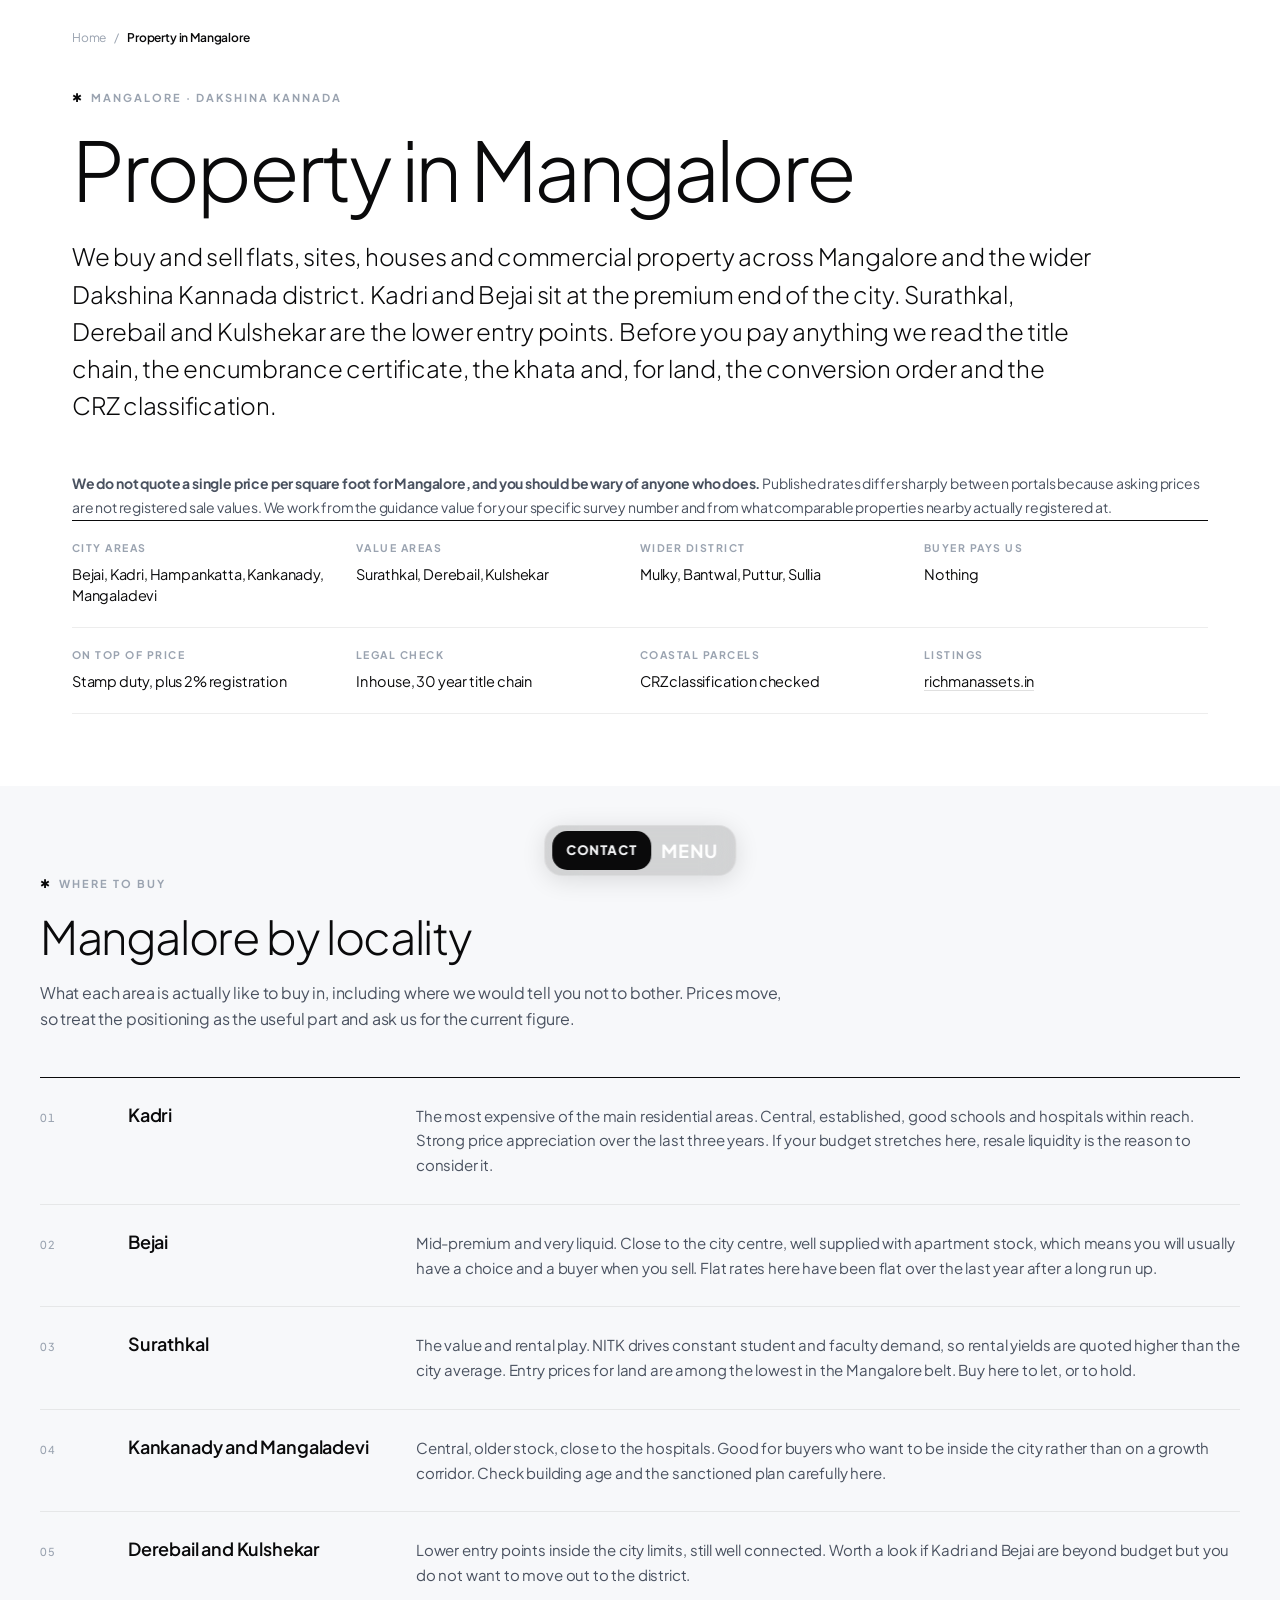
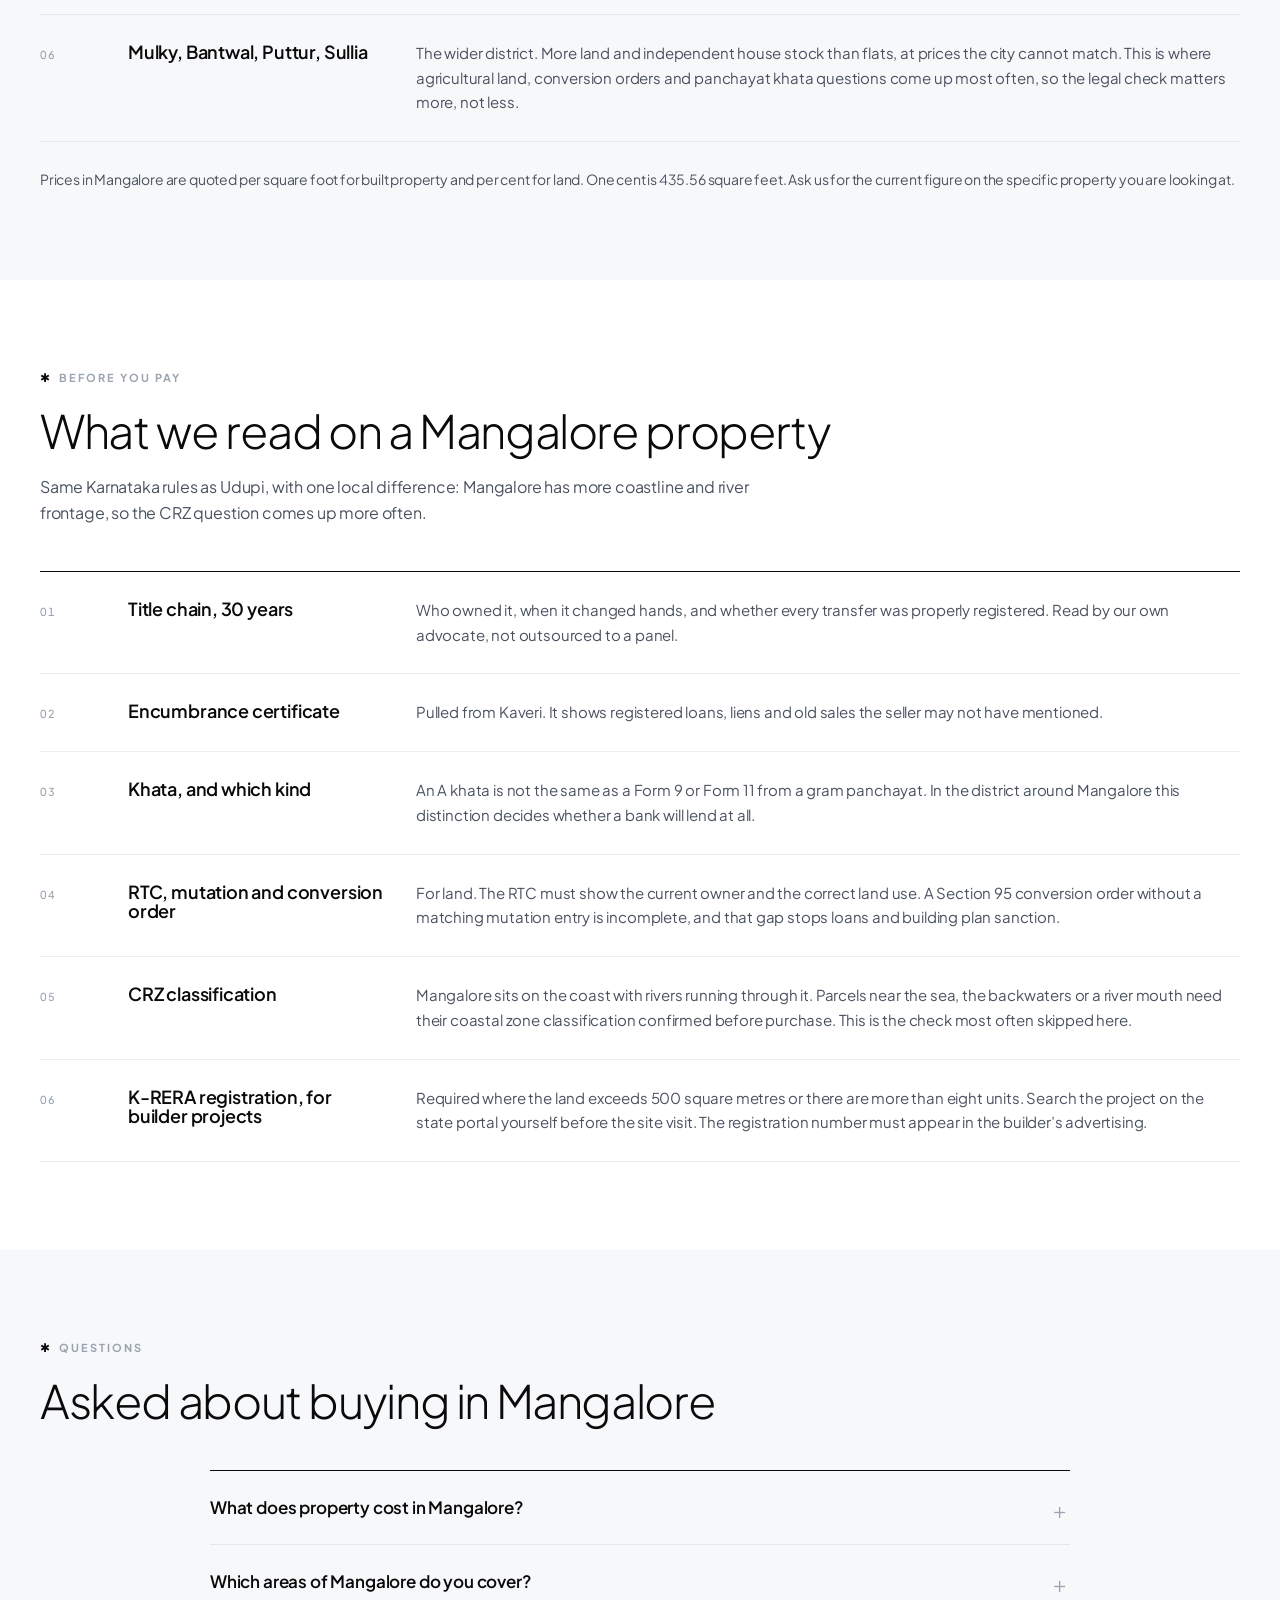
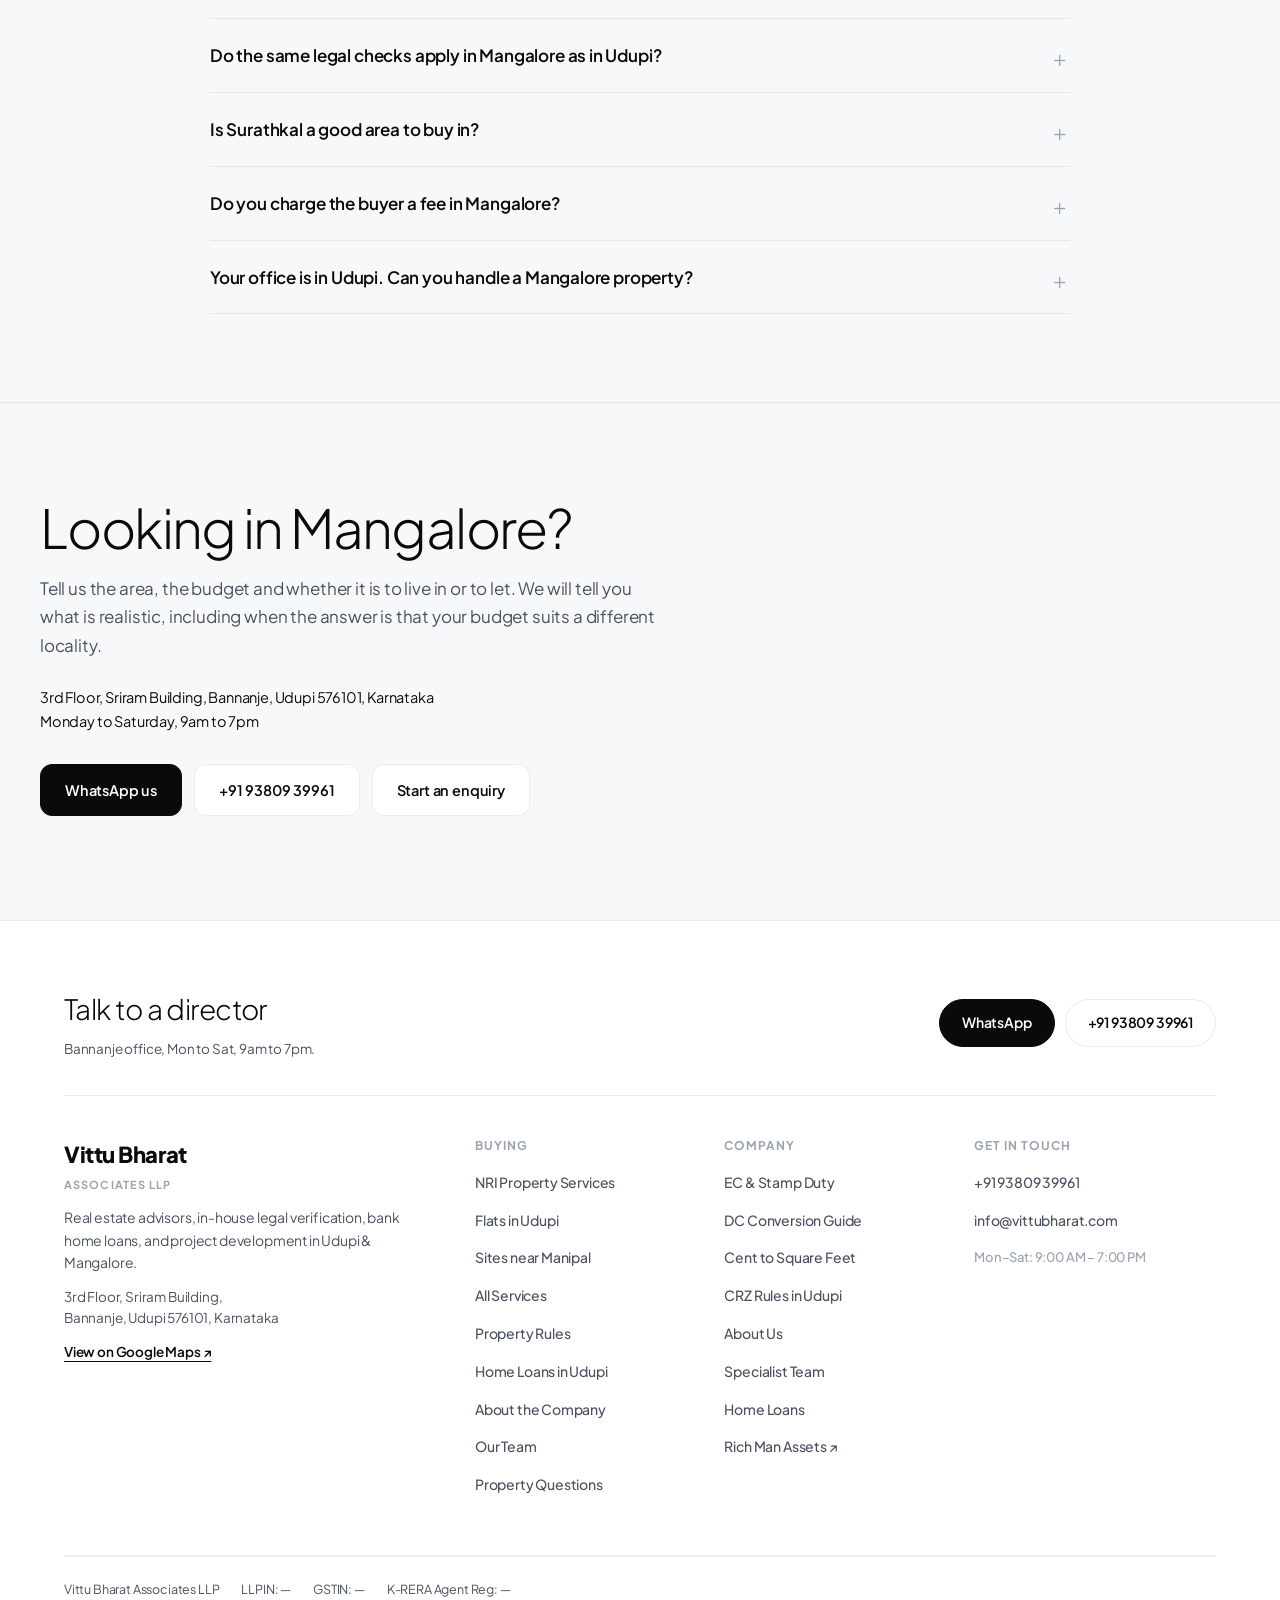
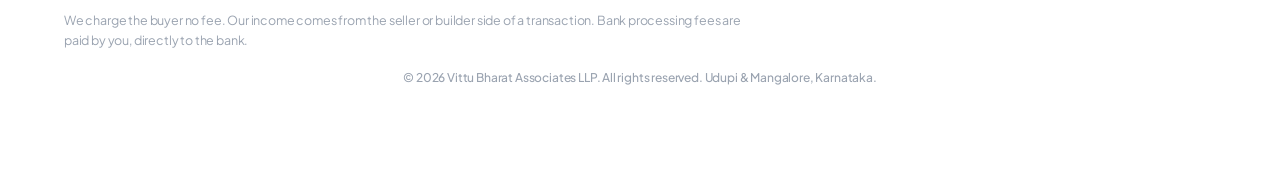
<file: property-in-mangalore.html>
<!DOCTYPE html>
<html lang="en-IN">

<head>
  <meta charset="UTF-8">
  <meta name="viewport" content="width=device-width, initial-scale=1.0">
  <title>Property in Mangalore | Flats, Sites &amp; Houses | Vittu Bharat</title>
  <meta name="description"
    content="Property for sale in Mangalore. Flats, sites and houses in Bejai, Kadri, Surathkal, Derebail and Kankanady. Title and land use checked in house before you pay.">
  <meta name="keywords"
    content="property in Mangalore, flats for sale Mangalore, sites for sale Mangalore, house for sale Mangalore, real estate agent Mangalore, property Bejai, property Kadri, property Surathkal, land Mangalore, commercial property Mangalore">
  <meta name="author" content="Vittu Bharat Associates LLP">
  <meta name="robots" content="index, follow, max-image-preview:large, max-snippet:-1">
  <link rel="canonical" href="https://www.vittubharat.com/property-in-mangalore.html">
  <link rel="alternate" type="text/plain" href="https://www.vittubharat.com/llms.txt" title="Plain text summary for AI systems">

  <meta name="geo.region" content="IN-KA">
  <meta name="geo.placename" content="Mangalore, Karnataka, India">
  <meta name="geo.position" content="12.9141;74.8560">
  <meta name="ICBM" content="12.9141, 74.8560">
  <meta name="theme-color" content="#0A0A0B">

  <meta property="og:title" content="Property in Mangalore | Vittu Bharat Associates LLP">
  <meta property="og:description"
    content="Flats, sites and houses in Mangalore, with title, khata and land use read before any payment.">
  <meta property="og:type" content="website">
  <meta property="og:url" content="https://www.vittubharat.com/property-in-mangalore.html">
  <meta property="og:image" content="https://www.vittubharat.com/logo/og-image.png">
  <meta property="og:site_name" content="Vittu Bharat Associates LLP">
  <meta property="og:locale" content="en_IN">
  <meta name="twitter:card" content="summary_large_image">
  <meta name="twitter:title" content="Property in Mangalore">
  <meta name="twitter:description" content="Flats, sites and houses in Mangalore with in-house legal verification.">
  <meta name="twitter:image" content="https://www.vittubharat.com/logo/og-image.png">

  <link rel="icon" type="image/png" href="logo/textlogo.png">
  <link rel="preconnect" href="https://fonts.googleapis.com">
  <link rel="preconnect" href="https://fonts.gstatic.com" crossorigin>
  <link
    href="https://fonts.googleapis.com/css2?family=Plus+Jakarta+Sans:wght@200;300;400;500;600;700;800&display=swap"
    rel="stylesheet">
  <link rel="stylesheet" href="style.css">

  <script type="application/ld+json">
{
  "@context": "https://schema.org",
  "@type": "CollectionPage",
  "dateModified": "2026-09-06",
  "@id": "https://www.vittubharat.com/property-in-mangalore.html",
  "url": "https://www.vittubharat.com/property-in-mangalore.html",
  "name": "Property in Mangalore",
  "description": "Flats, sites, houses and commercial property for sale in Mangalore, by locality, with the legal checks that apply in Dakshina Kannada.",
  "inLanguage": "en-IN",
  "isPartOf": { "@id": "https://www.vittubharat.com/#website" },
  "about": { "@id": "https://www.vittubharat.com/#organization" }
}
</script>

  <script type="application/ld+json">
{
  "@context": "https://schema.org",
  "@type": "Service",
  "@id": "https://www.vittubharat.com/property-in-mangalore.html#service",
  "name": "Property buying and selling in Mangalore",
  "description": "Buying and selling flats, sites, houses and commercial property in Mangalore and across Dakshina Kannada district, with title verification, khata and land use checked in house before any payment.",
  "serviceType": "Real estate agency",
  "url": "https://www.vittubharat.com/property-in-mangalore.html",
  "provider": { "@id": "https://www.vittubharat.com/#organization" },
  "inLanguage": "en-IN",
  "availableLanguage": ["English", "Kannada", "Tulu", "Hindi"],
  "areaServed": [
    {"@type": "City", "name": "Mangalore", "alternateName": "Mangaluru", "containedInPlace": {"@type": "AdministrativeArea", "name": "Dakshina Kannada district, Karnataka, India"}},
    {"@type": "City", "name": "Surathkal"},
    {"@type": "City", "name": "Mulky"},
    {"@type": "City", "name": "Bantwal"},
    {"@type": "City", "name": "Puttur"},
    {"@type": "City", "name": "Sullia"},
    {"@type": "AdministrativeArea", "name": "Dakshina Kannada district, Karnataka, India"}
  ],
  "offers": {
    "@type": "Offer",
    "priceSpecification": {"@type": "PriceSpecification", "price": "0", "priceCurrency": "INR", "valueAddedTaxIncluded": true},
    "description": "No fee is charged to the buyer. Our income comes from the seller or builder side of the transaction."
  }
}
</script>

  <script type="application/ld+json">
{
  "@context": "https://schema.org",
  "@type": "BreadcrumbList",
  "itemListElement": [
    { "@type": "ListItem", "position": 1, "name": "Home", "item": "https://www.vittubharat.com/" },
    { "@type": "ListItem", "position": 2, "name": "Property in Mangalore", "item": "https://www.vittubharat.com/property-in-mangalore.html" }
  ]
}
</script>

  <script type="application/ld+json">
{
  "@context": "https://schema.org",
  "@type": "FAQPage",
  "mainEntity": [
    {
      "@type": "Question",
      "name": "What does property cost in Mangalore?",
      "acceptedAnswer": { "@type": "Answer", "text": "It depends heavily on the locality, and published figures vary a great deal between portals because asking prices are not the same as registered sale values. Kadri and Bejai sit at the premium end of the city. Surathkal, Derebail and Kulshekar are the lower entry points. Rather than quote a single per square foot number we work from the government guidance value for the specific survey number or ward, and from what comparable properties nearby actually registered at." }
    },
    {
      "@type": "Question",
      "name": "Which areas of Mangalore do you cover?",
      "acceptedAnswer": { "@type": "Answer", "text": "Bejai, Kadri, Hampankatta, Kankanady, Mangaladevi, Derebail, Kulshekar and Surathkal within the city, and Mulky, Bantwal, Puttur and Sullia across the wider Dakshina Kannada district." }
    },
    {
      "@type": "Question",
      "name": "Do the same legal checks apply in Mangalore as in Udupi?",
      "acceptedAnswer": { "@type": "Answer", "text": "Yes. Both are in Karnataka, so the same rules apply: the encumbrance certificate from Kaveri, the khata, the RTC and mutation for land, and the Section 95 conversion order where the parcel was agricultural. Mangalore has more coastline and river frontage than most Karnataka cities, so the CRZ classification check matters more here, not less." }
    },
    {
      "@type": "Question",
      "name": "Is Surathkal a good area to buy in?",
      "acceptedAnswer": { "@type": "Answer", "text": "Surathkal has the strongest rental demand in the city because of NITK, which is why rental yields there are usually quoted higher than the Mangalore average. It is also one of the more affordable entry points. Whether it suits you depends on whether you are buying to live in or to let, and we will say so plainly rather than pushing whatever we happen to have listed." }
    },
    {
      "@type": "Question",
      "name": "Do you charge the buyer a fee in Mangalore?",
      "acceptedAnswer": { "@type": "Answer", "text": "No. The buyer pays us nothing. No file charges and no upfront payment. Our income comes from the seller or builder side of the transaction. You pay stamp duty, the registration fee and any bank processing fee directly to the government or the bank." }
    },
    {
      "@type": "Question",
      "name": "Your office is in Udupi. Can you handle a Mangalore property?",
      "acceptedAnswer": { "@type": "Answer", "text": "Yes. Mangalore is about an hour from our Bannanje office and Dakshina Kannada is part of our regular working area. The registration happens at the sub-registrar office with jurisdiction over the property, and our advocate handles Dakshina Kannada records as routinely as Udupi ones." }
    }
  ]
}
</script>
</head>

<body class="ab-body">

<div class="nb" id="nb">
    <nav class="nb-panel" id="nb-panel" aria-hidden="true">
      <a href="index.html" class="nb-link">Home</a>
      <a href="about.html" class="nb-link">About Us</a>
      <a href="flats-for-sale-udupi.html" class="nb-link">Flats in Udupi</a>
      <a href="sites-for-sale-manipal.html" class="nb-link">Sites near Manipal</a>
      <a href="home-loans.html" class="nb-link">Home Loans</a>
      <a href="property-in-udupi.html" class="nb-link">Property in Udupi</a>
      <a href="sell-property-udupi.html" class="nb-link">Sell Property</a>
      <a href="nri-property-udupi.html" class="nb-link">NRI Property</a>
      <a href="crz-rules-udupi.html" class="nb-link">CRZ Rules</a>
      <a href="dc-conversion-udupi.html" class="nb-link">DC Conversion</a>
      <a href="encumbrance-certificate-stamp-duty-karnataka.html" class="nb-link">EC &amp; Stamp Duty</a>
      <a href="cent-to-square-feet.html" class="nb-link">Cent to Sq Ft</a>
      <a href="#faq" class="nb-link">Questions</a>
      <a href="https://richmanassets.in" target="_blank" rel="noopener" class="nb-link nb-link--accent">Rich Man Assets
        &#8599;</a>
    </nav>
    <div class="nb-bar">
      <a href="#contact" class="nb-logo"> Contact</a>
      <button class="nb-toggle" id="nb-toggle" aria-expanded="false">
        <span class="nb-label-menu">Menu</span>
        <span class="nb-label-close">Close</span>
      </button>
    </div>
  </div>

  <main class="ab-main">

    <nav class="ab-crumbs" aria-label="Breadcrumb">
      <a href="index.html">Home</a>
      <span aria-hidden="true">/</span>
      <span aria-current="page">Property in Mangalore</span>
    </nav>

    <header class="ab-lead">
      <p class="section-label"><span class="label-star">&#10033;</span> MANGALORE &middot; DAKSHINA KANNADA</p>
      <h1 class="ab-h1">Property in Mangalore</h1>
      <p class="ab-answer">We buy and sell flats, sites, houses and commercial property across Mangalore and the wider
        Dakshina Kannada district. Kadri and Bejai sit at the premium end of the city. Surathkal, Derebail and
        Kulshekar are the lower entry points. Before you pay anything we read the title chain, the encumbrance
        certificate, the khata and, for land, the conversion order and the CRZ classification.</p>
      <p class="ab-note"><strong>We do not quote a single price per square foot for Mangalore, and you should be wary
        of anyone who does.</strong> Published rates differ sharply between portals because asking prices are not
        registered sale values. We work from the guidance value for your specific survey number and from what
        comparable properties nearby actually registered at.</p>
      <dl class="ab-facts">
        <div class="ab-fact">
          <dt>City areas</dt>
          <dd>Bejai, Kadri, Hampankatta, Kankanady, Mangaladevi</dd>
        </div>
        <div class="ab-fact">
          <dt>Value areas</dt>
          <dd>Surathkal, Derebail, Kulshekar</dd>
        </div>
        <div class="ab-fact">
          <dt>Wider district</dt>
          <dd>Mulky, Bantwal, Puttur, Sullia</dd>
        </div>
        <div class="ab-fact">
          <dt>Buyer pays us</dt>
          <dd>Nothing</dd>
        </div>
        <div class="ab-fact">
          <dt>On top of price</dt>
          <dd>Stamp duty, plus 2% registration</dd>
        </div>
        <div class="ab-fact">
          <dt>Legal check</dt>
          <dd>In house, 30 year title chain</dd>
        </div>
        <div class="ab-fact">
          <dt>Coastal parcels</dt>
          <dd>CRZ classification checked</dd>
        </div>
        <div class="ab-fact">
          <dt>Listings</dt>
          <dd><a href="https://richmanassets.in" target="_blank" rel="noopener">richmanassets.in</a></dd>
        </div>
      </dl>
    </header>

    <!-- AREAS -->
    <section class="ab-section ab-section--alt" id="areas" aria-labelledby="areas-h">
      <div class="ab-head">
        <p class="section-label"><span class="label-star">&#10033;</span> WHERE TO BUY</p>
        <h2 class="ab-h2" id="areas-h">Mangalore by locality</h2>
        <p class="ab-head-sub">What each area is actually like to buy in, including where we would tell you not to
          bother. Prices move, so treat the positioning as the useful part and ask us for the current figure.</p>
      </div>
      <ol class="ab-list">
        <li class="ab-item">
          <span class="ab-item-num">01</span>
          <h3 class="ab-item-title">Kadri</h3>
          <p class="ab-item-text">The most expensive of the main residential areas. Central, established, good schools
            and hospitals within reach. Strong price appreciation over the last three years. If your budget stretches
            here, resale liquidity is the reason to consider it.</p>
        </li>
        <li class="ab-item">
          <span class="ab-item-num">02</span>
          <h3 class="ab-item-title">Bejai</h3>
          <p class="ab-item-text">Mid-premium and very liquid. Close to the city centre, well supplied with apartment
            stock, which means you will usually have a choice and a buyer when you sell. Flat rates here have been flat
            over the last year after a long run up.</p>
        </li>
        <li class="ab-item">
          <span class="ab-item-num">03</span>
          <h3 class="ab-item-title">Surathkal</h3>
          <p class="ab-item-text">The value and rental play. NITK drives constant student and faculty demand, so rental
            yields are quoted higher than the city average. Entry prices for land are among the lowest in the Mangalore
            belt. Buy here to let, or to hold.</p>
        </li>
        <li class="ab-item">
          <span class="ab-item-num">04</span>
          <h3 class="ab-item-title">Kankanady and Mangaladevi</h3>
          <p class="ab-item-text">Central, older stock, close to the hospitals. Good for buyers who want to be inside
            the city rather than on a growth corridor. Check building age and the sanctioned plan carefully here.</p>
        </li>
        <li class="ab-item">
          <span class="ab-item-num">05</span>
          <h3 class="ab-item-title">Derebail and Kulshekar</h3>
          <p class="ab-item-text">Lower entry points inside the city limits, still well connected. Worth a look if
            Kadri and Bejai are beyond budget but you do not want to move out to the district.</p>
        </li>
        <li class="ab-item">
          <span class="ab-item-num">06</span>
          <h3 class="ab-item-title">Mulky, Bantwal, Puttur, Sullia</h3>
          <p class="ab-item-text">The wider district. More land and independent house stock than flats, at prices the
            city cannot match. This is where agricultural land, conversion orders and panchayat khata questions come
            up most often, so the legal check matters more, not less.</p>
        </li>
      </ol>
      <p class="ab-note">Prices in Mangalore are quoted per square foot for built property and per cent for land. One
        cent is 435.56 square feet. Ask us for the current figure on the specific property you are looking at.</p>
    </section>

    <!-- CHECKS -->
    <section class="ab-section" id="checks" aria-labelledby="checks-h">
      <div class="ab-head">
        <p class="section-label"><span class="label-star">&#10033;</span> BEFORE YOU PAY</p>
        <h2 class="ab-h2" id="checks-h">What we read on a Mangalore property</h2>
        <p class="ab-head-sub">Same Karnataka rules as Udupi, with one local difference: Mangalore has more coastline
          and river frontage, so the CRZ question comes up more often.</p>
      </div>
      <ol class="ab-list">
        <li class="ab-item">
          <span class="ab-item-num">01</span>
          <h3 class="ab-item-title">Title chain, 30 years</h3>
          <p class="ab-item-text">Who owned it, when it changed hands, and whether every transfer was properly
            registered. Read by our own advocate, not outsourced to a panel.</p>
        </li>
        <li class="ab-item">
          <span class="ab-item-num">02</span>
          <h3 class="ab-item-title">Encumbrance certificate</h3>
          <p class="ab-item-text">Pulled from Kaveri. It shows registered loans, liens and old sales the seller may not
            have mentioned.</p>
        </li>
        <li class="ab-item">
          <span class="ab-item-num">03</span>
          <h3 class="ab-item-title">Khata, and which kind</h3>
          <p class="ab-item-text">An A khata is not the same as a Form 9 or Form 11 from a gram panchayat. In the
            district around Mangalore this distinction decides whether a bank will lend at all.</p>
        </li>
        <li class="ab-item">
          <span class="ab-item-num">04</span>
          <h3 class="ab-item-title">RTC, mutation and conversion order</h3>
          <p class="ab-item-text">For land. The RTC must show the current owner and the correct land use. A Section 95
            conversion order without a matching mutation entry is incomplete, and that gap stops loans and building
            plan sanction.</p>
        </li>
        <li class="ab-item">
          <span class="ab-item-num">05</span>
          <h3 class="ab-item-title">CRZ classification</h3>
          <p class="ab-item-text">Mangalore sits on the coast with rivers running through it. Parcels near the sea,
            the backwaters or a river mouth need their coastal zone classification confirmed before purchase. This is
            the check most often skipped here.</p>
        </li>
        <li class="ab-item">
          <span class="ab-item-num">06</span>
          <h3 class="ab-item-title">K-RERA registration, for builder projects</h3>
          <p class="ab-item-text">Required where the land exceeds 500 square metres or there are more than eight units.
            Search the project on the state portal yourself before the site visit. The registration number must appear
            in the builder&rsquo;s advertising.</p>
        </li>
      </ol>
    </section>

    <!-- FAQ -->
    <section class="ab-section ab-section--alt" id="faq" aria-labelledby="faq-h">
      <div class="ab-head">
        <p class="section-label"><span class="label-star">&#10033;</span> QUESTIONS</p>
        <h2 class="ab-h2" id="faq-h">Asked about buying in Mangalore</h2>
      </div>
      <div class="ab-faq">
        <details class="ab-faq-item">
          <summary class="ab-faq-q">What does property cost in Mangalore?</summary>
          <p class="ab-faq-a">It depends heavily on the locality, and published figures vary a great deal between
            portals because asking prices are not the same as registered sale values. Kadri and Bejai sit at the premium
            end. Surathkal, Derebail and Kulshekar are the lower entry points. Rather than quote a single per square
            foot number, we work from the government guidance value for the specific survey number or ward and from what
            comparable properties nearby actually registered at.</p>
        </details>
        <details class="ab-faq-item">
          <summary class="ab-faq-q">Which areas of Mangalore do you cover?</summary>
          <p class="ab-faq-a">Bejai, Kadri, Hampankatta, Kankanady, Mangaladevi, Derebail, Kulshekar and Surathkal
            within the city, and Mulky, Bantwal, Puttur and Sullia across the wider Dakshina Kannada district.</p>
        </details>
        <details class="ab-faq-item">
          <summary class="ab-faq-q">Do the same legal checks apply in Mangalore as in Udupi?</summary>
          <p class="ab-faq-a">Yes. Both are in Karnataka, so the same rules apply: the encumbrance certificate from
            Kaveri, the khata, the RTC and mutation for land, and the Section 95 conversion order where the parcel was
            agricultural. Mangalore has more coastline and river frontage than most Karnataka cities, so the CRZ
            classification check matters more here, not less.</p>
        </details>
        <details class="ab-faq-item">
          <summary class="ab-faq-q">Is Surathkal a good area to buy in?</summary>
          <p class="ab-faq-a">Surathkal has the strongest rental demand in the city because of NITK, which is why
            rental yields there are usually quoted higher than the Mangalore average. It is also one of the more
            affordable entry points. Whether it suits you depends on whether you are buying to live in or to let, and we
            will say so plainly rather than pushing whatever we happen to have listed.</p>
        </details>
        <details class="ab-faq-item">
          <summary class="ab-faq-q">Do you charge the buyer a fee in Mangalore?</summary>
          <p class="ab-faq-a">No. The buyer pays us nothing. No file charges and no upfront payment. Our income comes
            from the seller or builder side of the transaction. You pay stamp duty, the registration fee and any bank
            processing fee directly to the government or the bank.</p>
        </details>
        <details class="ab-faq-item">
          <summary class="ab-faq-q">Your office is in Udupi. Can you handle a Mangalore property?</summary>
          <p class="ab-faq-a">Yes. Mangalore is about an hour from our Bannanje office and Dakshina Kannada is part of
            our regular working area. Registration happens at the sub-registrar office with jurisdiction over the
            property, and our advocate handles Dakshina Kannada records as routinely as Udupi ones.</p>
        </details>
      </div>
    </section>

    <!-- CONTACT -->
    <section class="ab-contact" id="contact" aria-labelledby="contact-h">
      <div class="ab-contact-inner">
        <h2 class="ab-contact-h" id="contact-h">Looking in Mangalore?</h2>
        <p class="ab-contact-text">Tell us the area, the budget and whether it is to live in or to let. We will tell you
          what is realistic, including when the answer is that your budget suits a different locality.</p>
        <address class="ab-contact-addr">
          3rd Floor, Sriram Building, Bannanje, Udupi 576101, Karnataka<br>
          Monday to Saturday, 9am to 7pm
        </address>
        <div class="ab-contact-actions">
          <a class="ab-btn ab-btn--solid" href="https://wa.me/919380939961" target="_blank" rel="noopener">WhatsApp us</a>
          <a class="ab-btn" href="tel:+919380939961">+91 93809 39961</a>
          <a class="ab-btn" href="index.html#say-hello">Start an enquiry</a>
        </div>
      </div>
    </section>

<footer class="site-footer" id="site-footer">
      <div class="footer-inner">

        <div class="footer-cta">
          <div class="footer-cta-text">
            <p class="footer-cta-label">Talk to a director</p>
            <p class="footer-cta-line">Bannanje office, Mon to Sat, 9am to 7pm.</p>
          </div>
          <div class="footer-cta-actions">
            <a class="footer-cta-btn footer-cta-btn--solid" href="https://wa.me/919380939961" target="_blank" rel="noopener">WhatsApp</a>
            <a class="footer-cta-btn" href="tel:+919380939961">+91 93809 39961</a>
          </div>
        </div>

        <div class="footer-grid" id="footer-grid">
          <div class="footer-brand-col">
            <a href="index.html" class="footer-logo">
              <span class="footer-logo-title">Vittu Bharat</span>
              <span class="footer-logo-sub">Associates LLP</span>
            </a>
            <p class="footer-brand-desc">Real estate advisors, in-house legal verification, bank home loans, and project
              development in Udupi &amp; Mangalore.</p>
            <address class="footer-addr">
              3rd Floor, Sriram Building,<br>
              Bannanje, Udupi 576101, Karnataka
            </address>
            <a href="https://maps.app.goo.gl/BXjthYPATCqSxRvz6" target="_blank" rel="noopener" class="footer-maps-link">View
              on Google Maps ↗</a>
          </div>
          <div class="footer-links-col">
            <p class="footer-col-label">Buying</p>
            <nav class="footer-nav">
              <a href="nri-property-udupi.html" class="footer-link">NRI Property Services</a>
              <a href="flats-for-sale-udupi.html" class="footer-link">Flats in Udupi</a>
              <a href="sites-for-sale-manipal.html" class="footer-link">Sites near Manipal</a>
              <a href="index.html#services" class="footer-link">All Services</a>
              <a href="about.html#rules" class="footer-link">Property Rules</a>
              <a href="home-loans.html" class="footer-link">Home Loans in Udupi</a>
              <a href="about.html" class="footer-link">About the Company</a>
              <a href="about.html#team" class="footer-link">Our Team</a>
              <a href="about.html#faq" class="footer-link">Property Questions</a>
            </nav>
          </div>
          <div class="footer-links-col">
            <p class="footer-col-label">Company</p>
            <nav class="footer-nav">
              <a href="encumbrance-certificate-stamp-duty-karnataka.html" class="footer-link">EC &amp; Stamp Duty</a>
              <a href="dc-conversion-udupi.html" class="footer-link">DC Conversion Guide</a>
              <a href="cent-to-square-feet.html" class="footer-link">Cent to Square Feet</a>
              <a href="crz-rules-udupi.html" class="footer-link">CRZ Rules in Udupi</a>
              <a href="about.html" class="footer-link">About Us</a>
              <a href="about.html#team" class="footer-link">Specialist Team</a>
              <a href="home-loans.html" class="footer-link">Home Loans</a>
              <a href="https://richmanassets.in" target="_blank" rel="noopener" class="footer-link">Rich Man Assets ↗</a>
            </nav>
          </div>
          <div class="footer-links-col">
            <p class="footer-col-label">Get in Touch</p>
            <nav class="footer-nav">
              <a href="tel:+919380939961" class="footer-link">+91 93809 39961</a>
              <a href="mailto:info@vittubharat.com" class="footer-link">info@vittubharat.com</a>
            </nav>
            <p class="footer-hours">Mon–Sat: 9:00 AM – 7:00 PM</p>
          </div>
        </div>
        <div class="footer-legal">
          <p class="footer-legal-line">
            <span class="footer-legal-item">Vittu Bharat Associates LLP</span>
            <span class="footer-legal-item">LLPIN: <span data-fill="llpin">&mdash;</span></span>
            <span class="footer-legal-item">GSTIN: <span data-fill="gstin">&mdash;</span></span>
            <span class="footer-legal-item">K-RERA Agent Reg: <span data-fill="rera">&mdash;</span></span>
          </p>
          <p class="footer-legal-note">We charge the buyer no fee. Our income comes from the seller or builder side of a transaction. Bank processing fees are paid by you, directly to the bank.</p>
        </div>

        <div class="footer-meta-bar">
          <p class="footer-copy">© 2026 Vittu Bharat Associates LLP. All rights reserved. Udupi &amp; Mangalore,
            Karnataka.</p>
        </div>
      </div>
    </footer>
  </main>

  <script src="main.js"></script>
</body>

</html>
</file>
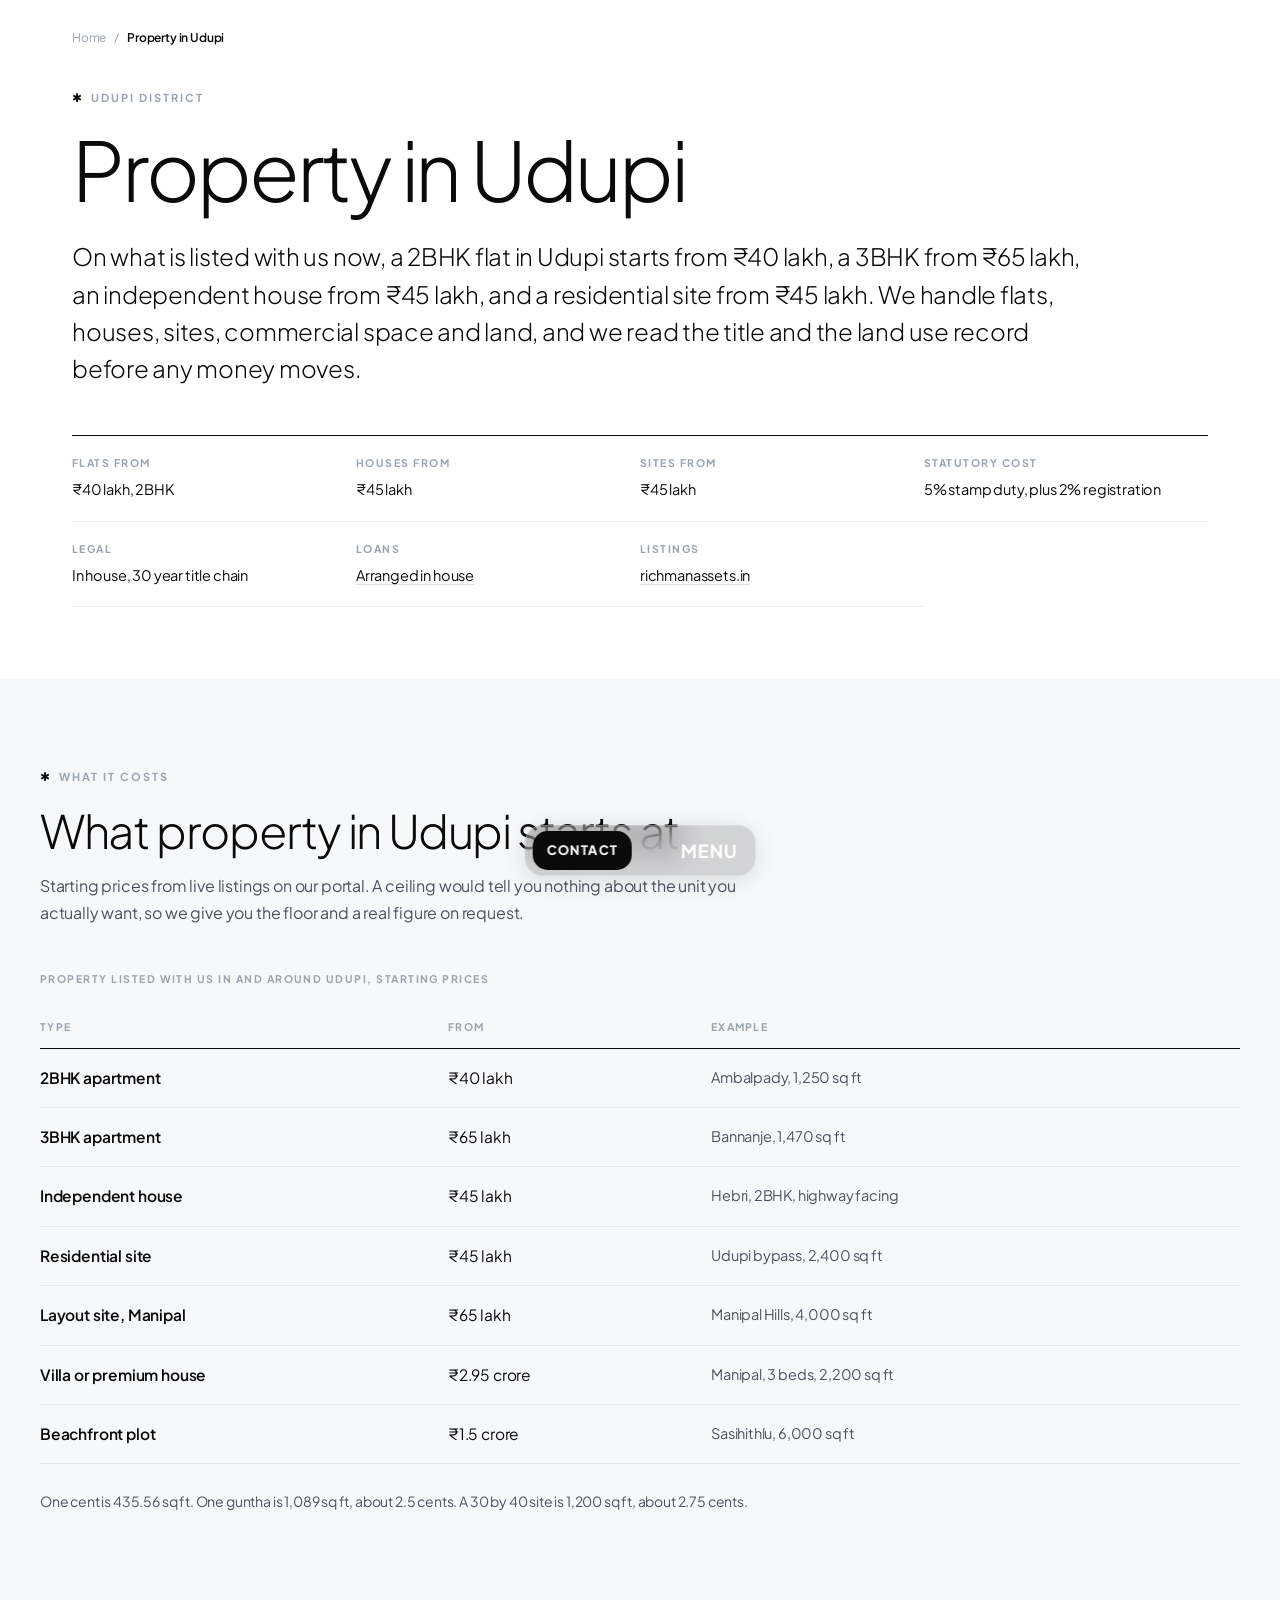
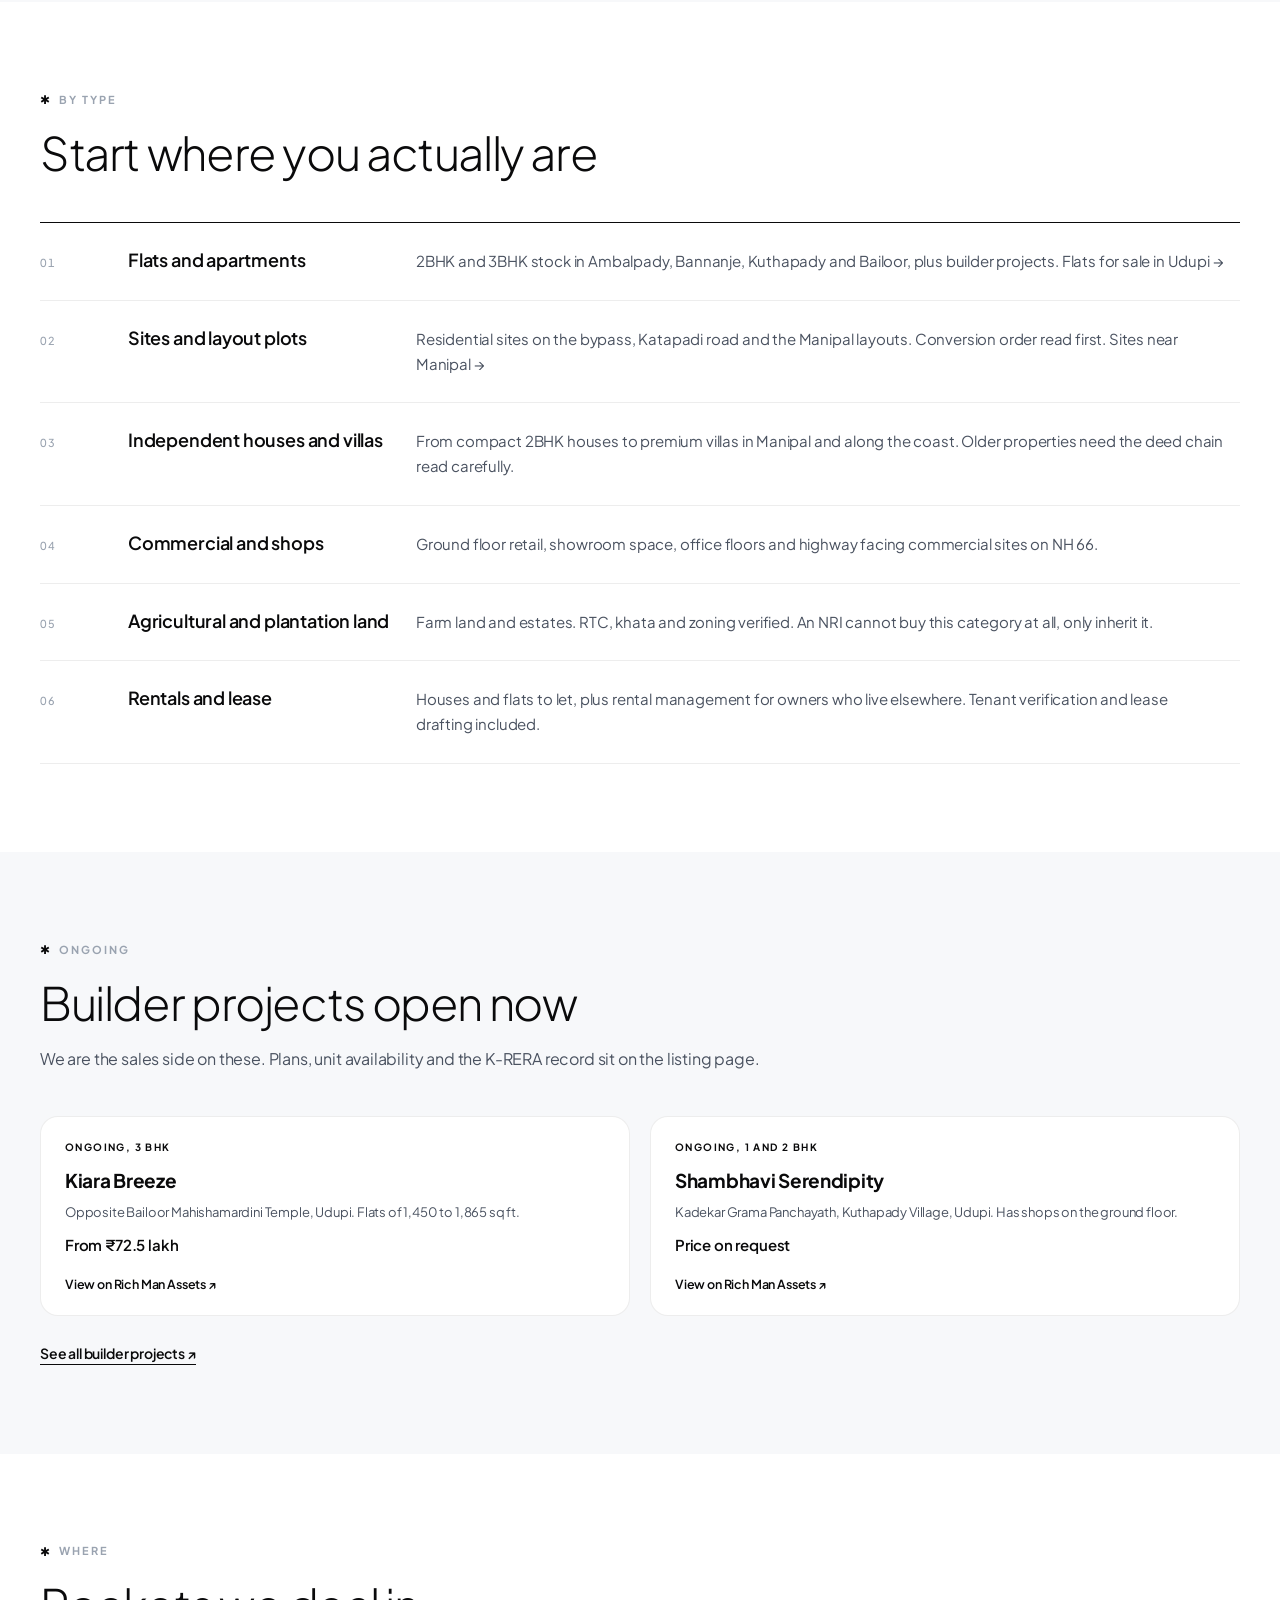
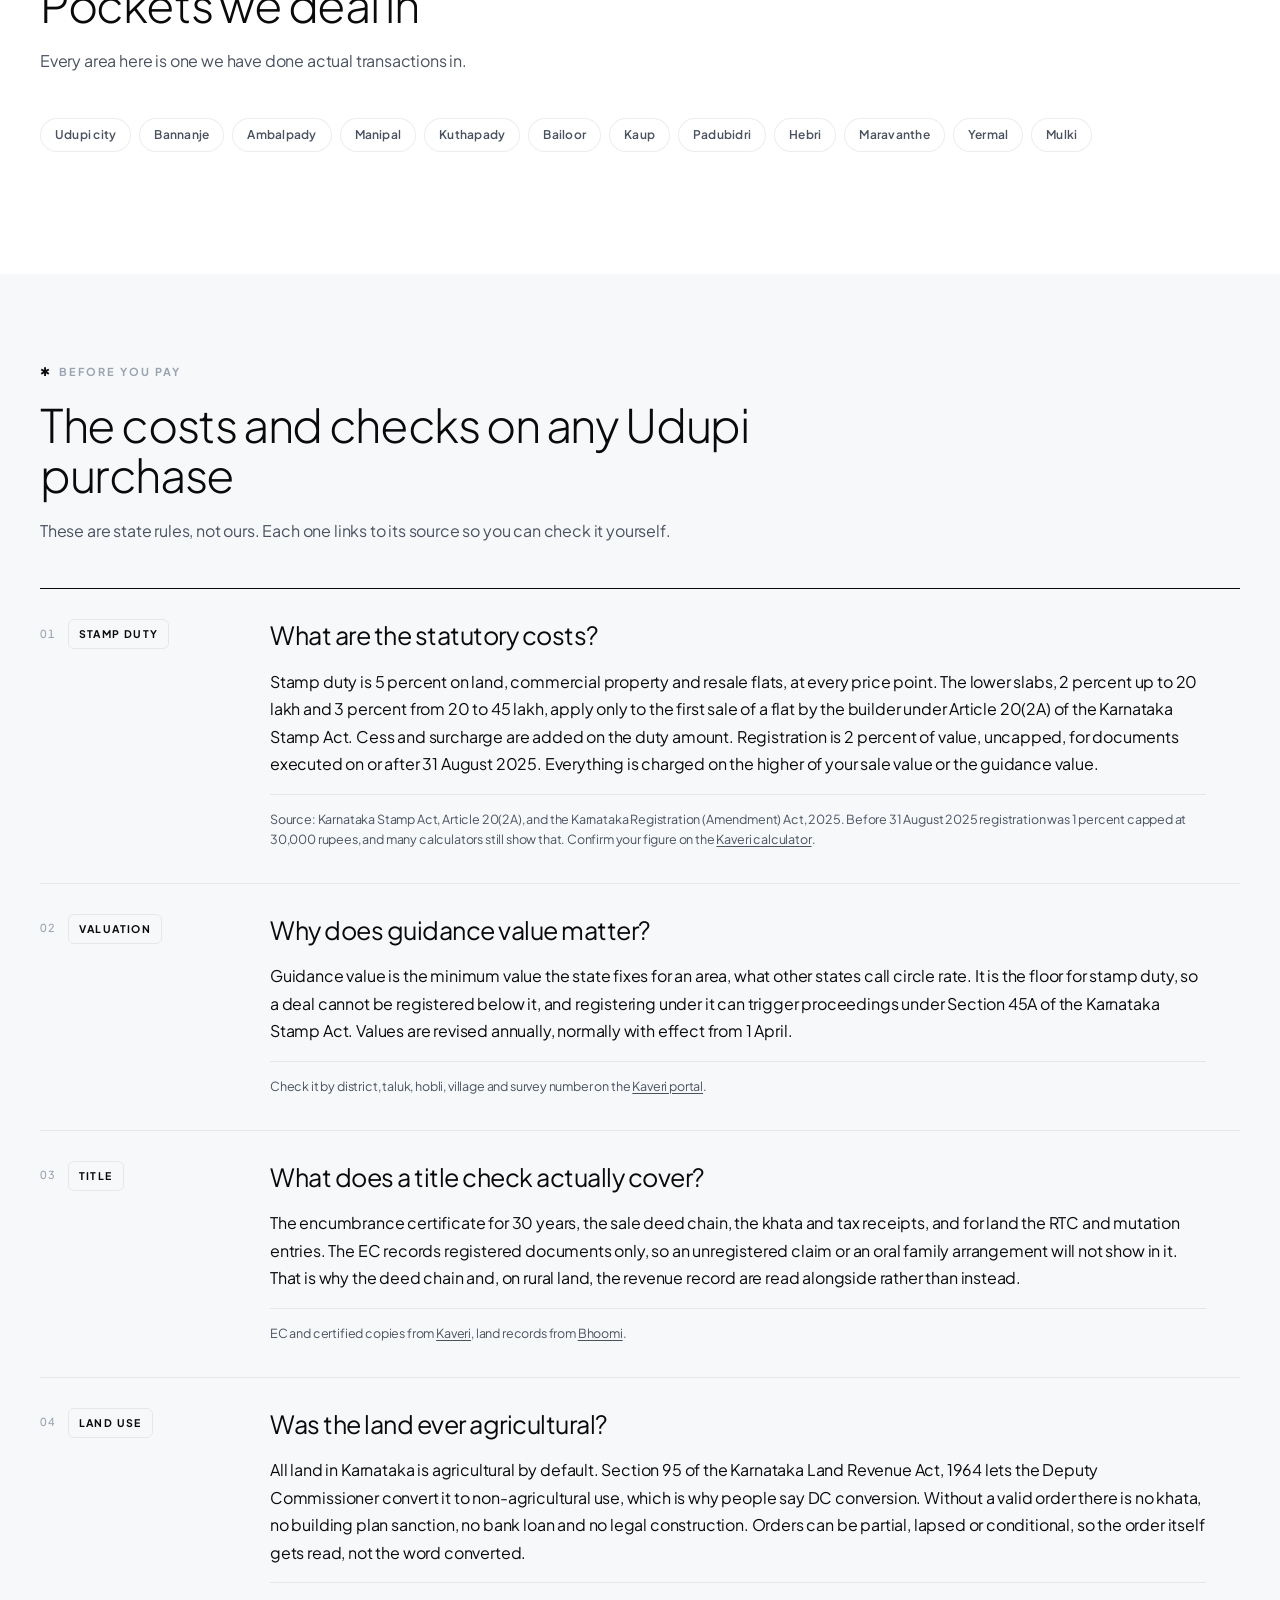
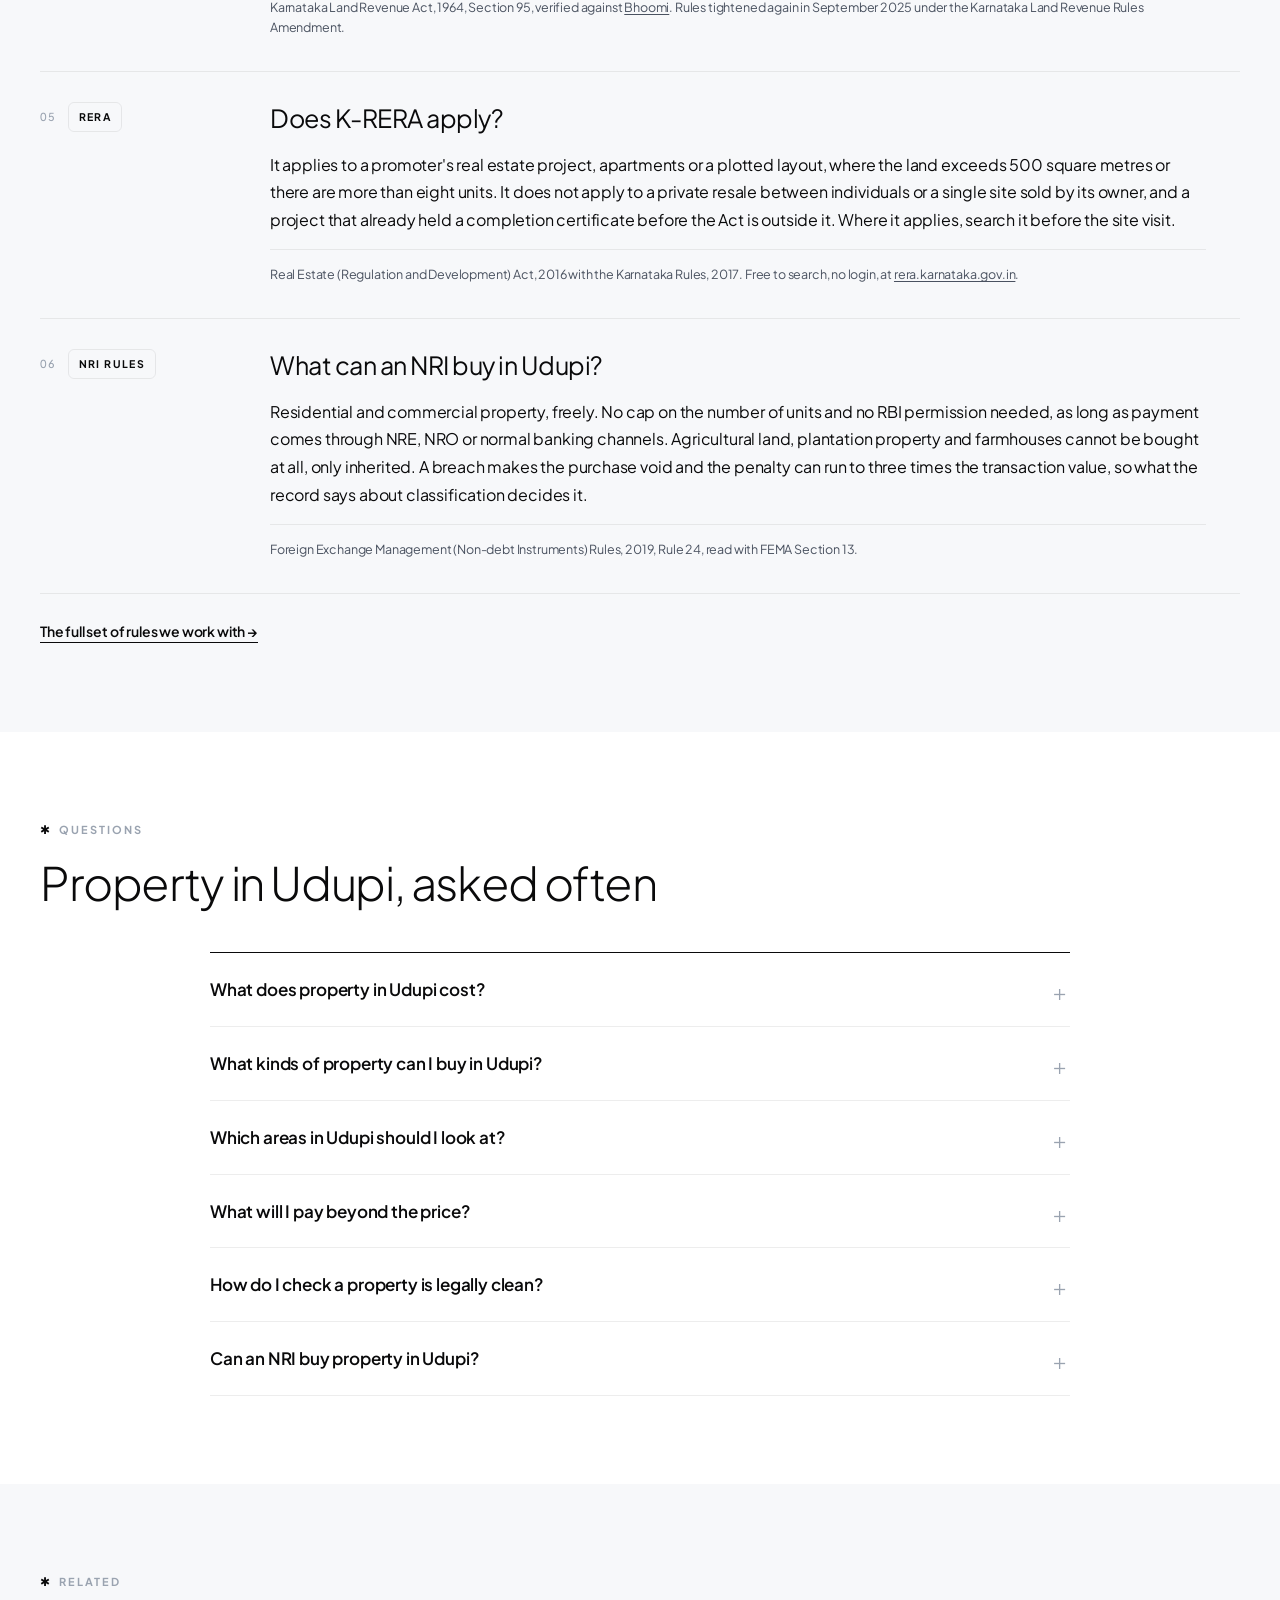
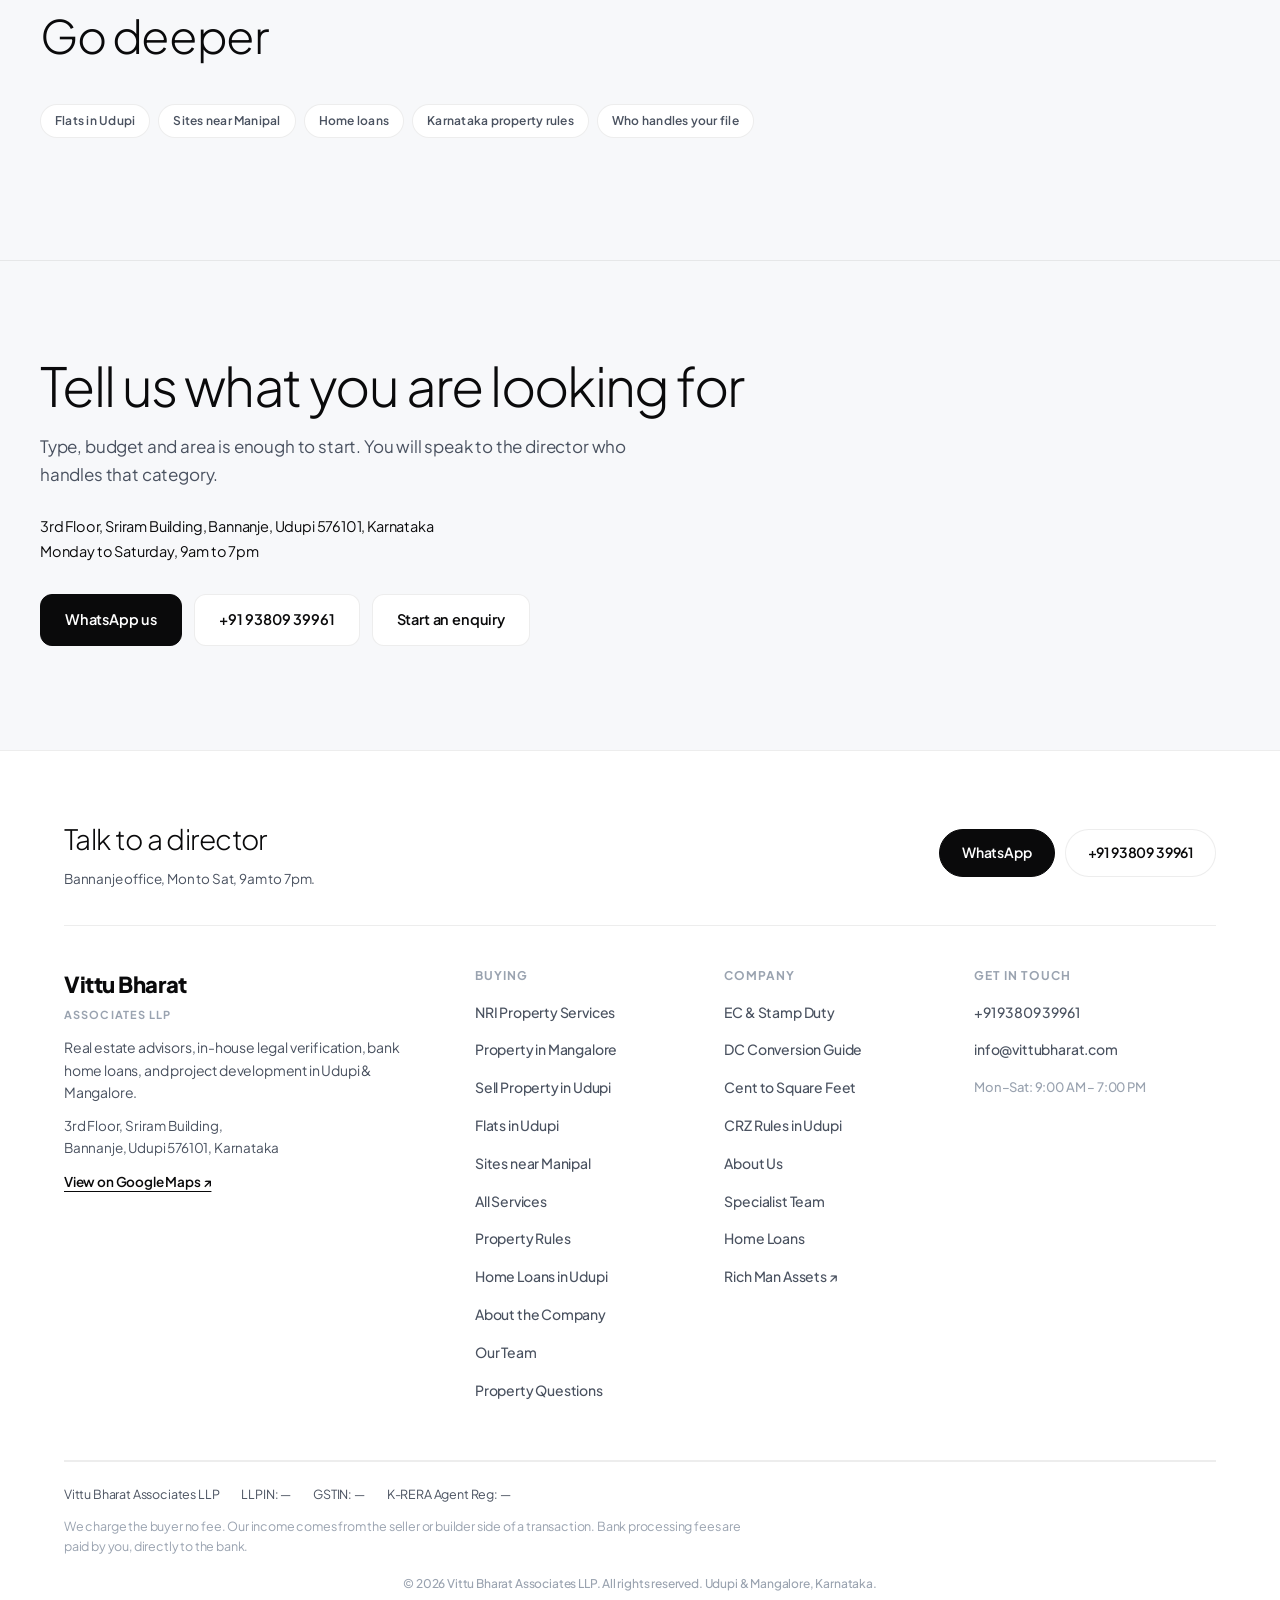
<file: property-in-udupi.html>
<!DOCTYPE html>
<html lang="en-IN">

<head>
  <meta charset="UTF-8">
  <meta name="viewport" content="width=device-width, initial-scale=1.0">
  <title>Property in Udupi | Flats, Sites, Houses | Vittu Bharat</title>
  <meta name="description"
    content="Property for sale in Udupi. Flats from 40 lakh, houses from 45 lakh, sites from 45 lakh. Title and land use checked in house before you pay anything.">
  <meta name="keywords"
    content="property in Udupi, property for sale in Udupi, real estate Udupi, house for sale in Udupi, flat for sale in Udupi, site for sale in Udupi, plot for sale Udupi, commercial property Udupi, property rates Udupi">
  <meta name="author" content="Vittu Bharat Associates LLP">
  <meta name="robots" content="index, follow, max-image-preview:large, max-snippet:-1">
  <link rel="canonical" href="https://www.vittubharat.com/property-in-udupi.html">
  <link rel="alternate" type="text/plain" href="https://www.vittubharat.com/llms.txt" title="Plain text summary for AI systems">
  <meta name="geo.region" content="IN-KA">
  <meta name="geo.placename" content="Udupi, Karnataka, India">
  <meta name="geo.position" content="13.3408;74.7491">
  <meta name="theme-color" content="#0A0A0B">

  <meta property="og:title" content="Property in Udupi | Flats, Sites, Houses">
  <meta property="og:description"
    content="Every property type in Udupi, with starting prices and the checks that apply before you pay.">
  <meta property="og:type" content="website">
  <meta property="og:url" content="https://www.vittubharat.com/property-in-udupi.html">
  <meta property="og:image" content="https://www.vittubharat.com/logo/og-image.png">
  <meta property="og:site_name" content="Vittu Bharat Associates LLP">
  <meta property="og:locale" content="en_IN">
  <meta name="twitter:card" content="summary_large_image">
  <meta name="twitter:title" content="Property in Udupi | Vittu Bharat">
  <meta name="twitter:description" content="Flats, sites, houses and commercial property in Udupi.">
  <meta name="twitter:image" content="https://www.vittubharat.com/logo/og-image.png">

  <link rel="icon" type="image/png" href="logo/textlogo.png">
  <link rel="preconnect" href="https://fonts.googleapis.com">
  <link rel="preconnect" href="https://fonts.gstatic.com" crossorigin>
  <link
    href="https://fonts.googleapis.com/css2?family=Plus+Jakarta+Sans:wght@200;300;400;500;600;700;800&display=swap"
    rel="stylesheet">
  <link rel="stylesheet" href="style.css">

  <script type="application/ld+json">
{
  "@context": "https://schema.org",
  "@type": "CollectionPage",
  "dateModified": "2026-09-06",
  "@id": "https://www.vittubharat.com/property-in-udupi.html",
  "url": "https://www.vittubharat.com/property-in-udupi.html",
  "name": "Property in Udupi",
  "description": "Flats, sites, houses and commercial property for sale in Udupi, with starting prices and the legal checks that apply in Karnataka.",
  "inLanguage": "en-IN",
  "isPartOf": { "@type": "WebSite", "name": "Vittu Bharat Associates LLP", "url": "https://www.vittubharat.com" },
  "about": { "@id": "https://www.vittubharat.com/#organization" },
  "provider": { "@id": "https://www.vittubharat.com/#organization" },
  "spatialCoverage": { "@type": "City", "name": "Udupi", "address": { "@type": "PostalAddress", "addressRegion": "Karnataka", "addressCountry": "IN" } },
  "hasPart": [
    { "@type": "WebPage", "name": "Flats for Sale in Udupi", "url": "https://www.vittubharat.com/flats-for-sale-udupi.html" },
    { "@type": "WebPage", "name": "Sites for Sale near Manipal", "url": "https://www.vittubharat.com/sites-for-sale-manipal.html" }
  ]
}
</script>

  <script type="application/ld+json">
{
  "@context": "https://schema.org",
  "@type": "BreadcrumbList",
  "itemListElement": [
    { "@type": "ListItem", "position": 1, "name": "Home", "item": "https://www.vittubharat.com/" },
    { "@type": "ListItem", "position": 2, "name": "Property in Udupi", "item": "https://www.vittubharat.com/property-in-udupi.html" }
  ]
}
</script>

  <script type="application/ld+json">
{
  "@context": "https://schema.org",
  "@type": "FAQPage",
  "mainEntity": [
    {
      "@type": "Question",
      "name": "What does property in Udupi cost?",
      "acceptedAnswer": { "@type": "Answer", "text": "On listings with us now, a 2BHK flat starts from 40 lakh, a 3BHK from 65 lakh, an independent house from 45 lakh, and a residential site from 45 lakh for about 2,400 square feet. Premium villas and beachfront property run well above 1 crore." }
    },
    {
      "@type": "Question",
      "name": "What kinds of property can I buy in Udupi?",
      "acceptedAnswer": { "@type": "Answer", "text": "Apartments, independent houses, villas, residential sites and layout plots, commercial shops and office space, agricultural and plantation land, and builder project units." }
    },
    {
      "@type": "Question",
      "name": "Which areas in Udupi should I look at?",
      "acceptedAnswer": { "@type": "Answer", "text": "Bannanje and Ambalpady for the central city, Manipal for university rental demand, Kuthapady and Bailoor for newer apartment projects, the bypass and Katapadi road for sites, and Kaup, Padubidri and Maravanthe for coastal property." }
    },
    {
      "@type": "Question",
      "name": "What are the statutory costs on a property purchase in Karnataka?",
      "acceptedAnswer": { "@type": "Answer", "text": "Stamp duty is 5 percent on land, commercial property and resale flats at every price point. The lower 2 and 3 percent slabs apply only to a builder's first sale of a flat up to 45 lakh, under Article 20(2A) of the Karnataka Stamp Act. Cess and surcharge are added on the duty. Registration is 2 percent of value, uncapped, for documents executed on or after 31 August 2025. All of it is charged on the higher of your sale value or the guidance value." }
    },
    {
      "@type": "Question",
      "name": "How do I check a property is legally clean in Udupi?",
      "acceptedAnswer": { "@type": "Answer", "text": "Read the encumbrance certificate for 30 years, the sale deed chain, the khata and tax receipts, the RTC for land, and the Section 95 conversion order if it was ever agricultural. For a builder project, check the K-RERA registration, the approved plans and the occupancy certificate." }
    },
    {
      "@type": "Question",
      "name": "Can an NRI buy property in Udupi?",
      "acceptedAnswer": { "@type": "Answer", "text": "Yes for residential and commercial property, with no cap on the number of units and no RBI permission needed, as long as payment comes through NRE, NRO or normal banking channels. Agricultural land, plantation property and farmhouses cannot be bought by an NRI or OCI at all. They can only be inherited." }
    }
  ]
}
</script>

  <!-- Structured Data: Service -->
  <script type="application/ld+json">
{
  "@context": "https://schema.org",
  "@type": "Service",
  "@id": "https://www.vittubharat.com/property-in-udupi.html#service",
  "name": "Property buying and selling in Udupi",
  "description": "Buying and selling flats, sites, houses and commercial property in Udupi and the wider coastal Karnataka belt, with in-house title verification before any payment is made.",
  "serviceType": "Real estate agency",
  "url": "https://www.vittubharat.com/property-in-udupi.html",
  "provider": {"@id": "https://www.vittubharat.com/#organization"},
  "inLanguage": "en-IN",
  "availableLanguage": ["English", "Kannada", "Tulu", "Hindi"],
  "areaServed": [
    {"@type": "City", "name": "Udupi", "containedInPlace": {"@type": "AdministrativeArea", "name": "Udupi district, Karnataka, India"}},
    {"@type": "City", "name": "Manipal"},
    {"@type": "City", "name": "Mangalore"},
    {"@type": "City", "name": "Kundapur"},
    {"@type": "City", "name": "Karkala"},
    {"@type": "City", "name": "Brahmavar"},
    {"@type": "City", "name": "Kaup"},
    {"@type": "AdministrativeArea", "name": "Dakshina Kannada district, Karnataka, India"}
  ],
  "offers": {
    "@type": "Offer",
    "priceSpecification": {"@type": "PriceSpecification", "price": "0", "priceCurrency": "INR", "valueAddedTaxIncluded": true},
    "description": "No fee is charged to the buyer. Our income comes from the seller or builder side of the transaction."
  }
}
</script>

</head>

<body class="ab-body">

  <div class="nb" id="nb">
    <nav class="nb-panel" id="nb-panel" aria-hidden="true">
      <a href="index.html" class="nb-link">Home</a>
      <a href="about.html" class="nb-link">About Us</a>
      <a href="flats-for-sale-udupi.html" class="nb-link">Flats in Udupi</a>
      <a href="sites-for-sale-manipal.html" class="nb-link">Sites near Manipal</a>
      <a href="home-loans.html" class="nb-link">Home Loans</a>
      <a href="sell-property-udupi.html" class="nb-link">Sell Property</a>
      <a href="nri-property-udupi.html" class="nb-link">NRI Property</a>
      <a href="crz-rules-udupi.html" class="nb-link">CRZ Rules</a>
      <a href="dc-conversion-udupi.html" class="nb-link">DC Conversion</a>
      <a href="encumbrance-certificate-stamp-duty-karnataka.html" class="nb-link">EC &amp; Stamp Duty</a>
      <a href="cent-to-square-feet.html" class="nb-link">Cent to Sq Ft</a>
      <a href="property-in-mangalore.html" class="nb-link">Property in Mangalore</a>
      <a href="#faq" class="nb-link">Questions</a>
      <a href="https://richmanassets.in" target="_blank" rel="noopener" class="nb-link nb-link--accent">Rich Man Assets
        &#8599;</a>
    </nav>
    <div class="nb-bar">
      <a href="#contact" class="nb-logo"> Contact</a>
      <button class="nb-toggle" id="nb-toggle" aria-expanded="false">
        <span class="nb-label-menu">Menu</span>
        <span class="nb-label-close">Close</span>
      </button>
    </div>
  </div>

  <main class="ab-main">

    <nav class="ab-crumbs" aria-label="Breadcrumb">
      <a href="index.html">Home</a>
      <span aria-hidden="true">/</span>
      <span aria-current="page">Property in Udupi</span>
    </nav>

    <header class="ab-lead">
      <p class="section-label"><span class="label-star">&#10033;</span> UDUPI DISTRICT</p>
      <h1 class="ab-h1">Property in Udupi</h1>
      <p class="ab-answer">On what is listed with us now, a 2BHK flat in Udupi starts from &#8377;40 lakh, a 3BHK from
        &#8377;65 lakh, an independent house from &#8377;45 lakh, and a residential site from &#8377;45 lakh. We handle
        flats, houses, sites, commercial space and land, and we read the title and the land use record before any money
        moves.</p>
      <dl class="ab-facts">
        <div class="ab-fact">
          <dt>Flats from</dt>
          <dd>&#8377;40 lakh, 2BHK</dd>
        </div>
        <div class="ab-fact">
          <dt>Houses from</dt>
          <dd>&#8377;45 lakh</dd>
        </div>
        <div class="ab-fact">
          <dt>Sites from</dt>
          <dd>&#8377;45 lakh</dd>
        </div>
        <div class="ab-fact">
          <dt>Statutory cost</dt>
          <dd>5% stamp duty, plus 2% registration</dd>
        </div>
        <div class="ab-fact">
          <dt>Legal</dt>
          <dd>In house, 30 year title chain</dd>
        </div>
        <div class="ab-fact">
          <dt>Loans</dt>
          <dd><a href="home-loans.html">Arranged in house</a></dd>
        </div>
        <div class="ab-fact">
          <dt>Listings</dt>
          <dd><a href="https://richmanassets.in" target="_blank" rel="noopener">richmanassets.in</a></dd>
        </div>
      </dl>
    </header>

    <section class="ab-section ab-section--alt" id="prices" aria-labelledby="prices-h">
      <div class="ab-head">
        <p class="section-label"><span class="label-star">&#10033;</span> WHAT IT COSTS</p>
        <h2 class="ab-h2" id="prices-h">What property in Udupi starts at</h2>
        <p class="ab-head-sub">Starting prices from live listings on our portal. A ceiling would tell you nothing about
          the unit you actually want, so we give you the floor and a real figure on request.</p>
      </div>
      <div class="ab-table-wrap">
        <table class="ab-table">
          <caption class="ab-table-cap">Property listed with us in and around Udupi, starting prices</caption>
          <thead>
            <tr>
              <th scope="col">Type</th>
              <th scope="col">From</th>
              <th scope="col">Example</th>
            </tr>
          </thead>
          <tbody>
            <tr>
              <th scope="row">2BHK apartment</th>
              <td>&#8377;40 lakh</td>
              <td>Ambalpady, 1,250 sq ft</td>
            </tr>
            <tr>
              <th scope="row">3BHK apartment</th>
              <td>&#8377;65 lakh</td>
              <td>Bannanje, 1,470 sq ft</td>
            </tr>
            <tr>
              <th scope="row">Independent house</th>
              <td>&#8377;45 lakh</td>
              <td>Hebri, 2BHK, highway facing</td>
            </tr>
            <tr>
              <th scope="row">Residential site</th>
              <td>&#8377;45 lakh</td>
              <td>Udupi bypass, 2,400 sq ft</td>
            </tr>
            <tr>
              <th scope="row">Layout site, Manipal</th>
              <td>&#8377;65 lakh</td>
              <td>Manipal Hills, 4,000 sq ft</td>
            </tr>
            <tr>
              <th scope="row">Villa or premium house</th>
              <td>&#8377;2.95 crore</td>
              <td>Manipal, 3 beds, 2,200 sq ft</td>
            </tr>
            <tr>
              <th scope="row">Beachfront plot</th>
              <td>&#8377;1.5 crore</td>
              <td>Sasihithlu, 6,000 sq ft</td>
            </tr>
          </tbody>
        </table>
      </div>
      <p class="ab-note">One cent is 435.56 sq ft. One guntha is 1,089 sq ft, about 2.5 cents. A 30 by 40 site is 1,200
        sq ft, about 2.75 cents.</p>
    </section>

    <section class="ab-section" id="types" aria-labelledby="types-h">
      <div class="ab-head">
        <p class="section-label"><span class="label-star">&#10033;</span> BY TYPE</p>
        <h2 class="ab-h2" id="types-h">Start where you actually are</h2>
      </div>
      <ol class="ab-list">
        <li class="ab-item">
          <span class="ab-item-num">01</span>
          <h3 class="ab-item-title">Flats and apartments</h3>
          <p class="ab-item-text">2BHK and 3BHK stock in Ambalpady, Bannanje, Kuthapady and Bailoor, plus builder
            projects. <a href="flats-for-sale-udupi.html">Flats for sale in Udupi &#8594;</a></p>
        </li>
        <li class="ab-item">
          <span class="ab-item-num">02</span>
          <h3 class="ab-item-title">Sites and layout plots</h3>
          <p class="ab-item-text">Residential sites on the bypass, Katapadi road and the Manipal layouts. Conversion
            order read first. <a href="sites-for-sale-manipal.html">Sites near Manipal &#8594;</a></p>
        </li>
        <li class="ab-item">
          <span class="ab-item-num">03</span>
          <h3 class="ab-item-title">Independent houses and villas</h3>
          <p class="ab-item-text">From compact 2BHK houses to premium villas in Manipal and along the coast. Older
            properties need the deed chain read carefully.</p>
        </li>
        <li class="ab-item">
          <span class="ab-item-num">04</span>
          <h3 class="ab-item-title">Commercial and shops</h3>
          <p class="ab-item-text">Ground floor retail, showroom space, office floors and highway facing commercial
            sites on NH 66.</p>
        </li>
        <li class="ab-item">
          <span class="ab-item-num">05</span>
          <h3 class="ab-item-title">Agricultural and plantation land</h3>
          <p class="ab-item-text">Farm land and estates. RTC, khata and zoning verified. An NRI cannot buy this
            category at all, only inherit it.</p>
        </li>
        <li class="ab-item">
          <span class="ab-item-num">06</span>
          <h3 class="ab-item-title">Rentals and lease</h3>
          <p class="ab-item-text">Houses and flats to let, plus rental management for owners who live elsewhere. Tenant
            verification and lease drafting included.</p>
        </li>
      </ol>
    </section>

    <section class="ab-section ab-section--alt" id="projects" aria-labelledby="projects-h">
      <div class="ab-head">
        <p class="section-label"><span class="label-star">&#10033;</span> ONGOING</p>
        <h2 class="ab-h2" id="projects-h">Builder projects open now</h2>
        <p class="ab-head-sub">We are the sales side on these. Plans, unit availability and the K-RERA record sit on
          the listing page.</p>
      </div>
      <div class="ab-projects">
        <a class="ab-project" href="https://www.richmanassets.in/property/kiara-breeze-udupi" target="_blank"
          rel="noopener">
          <span class="ab-project-body">
            <span class="ab-project-tag">Ongoing, 3 BHK</span>
            <span class="ab-project-name">Kiara Breeze</span>
            <span class="ab-project-meta">Opposite Bailoor Mahishamardini Temple, Udupi. Flats of 1,450 to 1,865 sq ft.</span>
            <span class="ab-project-price">From &#8377;72.5 lakh</span>
            <span class="ab-project-cta">View on Rich Man Assets &#8599;</span>
          </span>
        </a>
        <a class="ab-project" href="https://www.richmanassets.in/property/shambhavi-serendipity-udupi" target="_blank"
          rel="noopener">
          <span class="ab-project-body">
            <span class="ab-project-tag">Ongoing, 1 and 2 BHK</span>
            <span class="ab-project-name">Shambhavi Serendipity</span>
            <span class="ab-project-meta">Kadekar Grama Panchayath, Kuthapady Village, Udupi. Has shops on the ground floor.</span>
            <span class="ab-project-price">Price on request</span>
            <span class="ab-project-cta">View on Rich Man Assets &#8599;</span>
          </span>
        </a>
      </div>
      <p class="ab-note"><a href="https://www.richmanassets.in/builder-projects" target="_blank" rel="noopener">See all
          builder projects &#8599;</a></p>
    </section>

    <section class="ab-section" id="areas" aria-labelledby="areas-h">
      <div class="ab-head">
        <p class="section-label"><span class="label-star">&#10033;</span> WHERE</p>
        <h2 class="ab-h2" id="areas-h">Pockets we deal in</h2>
        <p class="ab-head-sub">Every area here is one we have done actual transactions in.</p>
      </div>
      <nav class="ab-rule-nav" aria-label="Areas we cover">
        <a href="https://www.richmanassets.in/properties?area=Udupi" target="_blank" rel="noopener">Udupi city</a>
        <a href="https://www.richmanassets.in/properties?area=Bannanje" target="_blank" rel="noopener">Bannanje</a>
        <a href="https://www.richmanassets.in/properties?area=Ambalpady" target="_blank" rel="noopener">Ambalpady</a>
        <a href="https://www.richmanassets.in/properties?area=Manipal" target="_blank" rel="noopener">Manipal</a>
        <a href="https://www.richmanassets.in/properties?area=Kuthapady%2C%20Udupi" target="_blank"
          rel="noopener">Kuthapady</a>
        <a href="https://www.richmanassets.in/properties?area=Bailoor%2C%20Udupi" target="_blank"
          rel="noopener">Bailoor</a>
        <a href="https://www.richmanassets.in/properties?area=Kapu" target="_blank" rel="noopener">Kaup</a>
        <a href="https://www.richmanassets.in/properties?area=Padubidri" target="_blank" rel="noopener">Padubidri</a>
        <a href="https://www.richmanassets.in/properties?area=Hebri" target="_blank" rel="noopener">Hebri</a>
        <a href="https://www.richmanassets.in/properties?area=Maravanthe" target="_blank" rel="noopener">Maravanthe</a>
        <a href="https://www.richmanassets.in/properties?area=Yermal" target="_blank" rel="noopener">Yermal</a>
        <a href="https://www.richmanassets.in/properties?area=Mulki" target="_blank" rel="noopener">Mulki</a>
      </nav>
    </section>

    <section class="ab-section ab-section--alt" id="checks" aria-labelledby="checks-h">
      <div class="ab-head">
        <p class="section-label"><span class="label-star">&#10033;</span> BEFORE YOU PAY</p>
        <h2 class="ab-h2" id="checks-h">The costs and checks on any Udupi purchase</h2>
        <p class="ab-head-sub">These are state rules, not ours. Each one links to its source so you can check it
          yourself.</p>
      </div>
      <div class="ab-rules">
        <article class="ab-rule">
          <div class="ab-rule-rail">
            <span class="ab-rule-num">01</span>
            <span class="ab-rule-cat">Stamp duty</span>
          </div>
          <div class="ab-rule-main">
            <h3 class="ab-rule-q">What are the statutory costs?</h3>
            <p class="ab-rule-a">Stamp duty is 5 percent on land, commercial property and resale flats, at every price
              point. The lower slabs, 2 percent up to 20 lakh and 3 percent from 20 to 45 lakh, apply only to the first
              sale of a flat by the builder under Article 20(2A) of the Karnataka Stamp Act. Cess and surcharge are
              added on the duty amount. Registration is 2 percent of value, uncapped, for documents executed on or
              after 31 August 2025. Everything is charged on the higher of your sale value or the guidance value.</p>
            <p class="ab-rule-src">Source: Karnataka Stamp Act, Article 20(2A), and the Karnataka Registration
              (Amendment) Act, 2025. Before 31 August 2025 registration was 1 percent capped at 30,000 rupees, and many
              calculators still show that. Confirm your figure on the <a href="https://kaveri.karnataka.gov.in/"
                target="_blank" rel="noopener">Kaveri calculator</a>.</p>
          </div>
        </article>
        <article class="ab-rule">
          <div class="ab-rule-rail">
            <span class="ab-rule-num">02</span>
            <span class="ab-rule-cat">Valuation</span>
          </div>
          <div class="ab-rule-main">
            <h3 class="ab-rule-q">Why does guidance value matter?</h3>
            <p class="ab-rule-a">Guidance value is the minimum value the state fixes for an area, what other states
              call circle rate. It is the floor for stamp duty, so a deal cannot be registered below it, and
              registering under it can trigger proceedings under Section 45A of the Karnataka Stamp Act. Values are
              revised annually, normally with effect from 1 April.</p>
            <p class="ab-rule-src">Check it by district, taluk, hobli, village and survey number on the <a
                href="https://kaveri.karnataka.gov.in/" target="_blank" rel="noopener">Kaveri portal</a>.</p>
          </div>
        </article>
        <article class="ab-rule">
          <div class="ab-rule-rail">
            <span class="ab-rule-num">03</span>
            <span class="ab-rule-cat">Title</span>
          </div>
          <div class="ab-rule-main">
            <h3 class="ab-rule-q">What does a title check actually cover?</h3>
            <p class="ab-rule-a">The encumbrance certificate for 30 years, the sale deed chain, the khata and tax
              receipts, and for land the RTC and mutation entries. The EC records registered documents only, so an
              unregistered claim or an oral family arrangement will not show in it. That is why the deed chain and, on
              rural land, the revenue record are read alongside rather than instead.</p>
            <p class="ab-rule-src">EC and certified copies from <a href="https://kaveri.karnataka.gov.in/"
                target="_blank" rel="noopener">Kaveri</a>, land records from <a
                href="https://landrecords.karnataka.gov.in/service90/" target="_blank" rel="noopener">Bhoomi</a>.</p>
          </div>
        </article>
        <article class="ab-rule">
          <div class="ab-rule-rail">
            <span class="ab-rule-num">04</span>
            <span class="ab-rule-cat">Land use</span>
          </div>
          <div class="ab-rule-main">
            <h3 class="ab-rule-q">Was the land ever agricultural?</h3>
            <p class="ab-rule-a">All land in Karnataka is agricultural by default. Section 95 of the Karnataka Land
              Revenue Act, 1964 lets the Deputy Commissioner convert it to non-agricultural use, which is why people
              say DC conversion. Without a valid order there is no khata, no building plan sanction, no bank loan and
              no legal construction. Orders can be partial, lapsed or conditional, so the order itself gets read, not
              the word converted.</p>
            <p class="ab-rule-src">Karnataka Land Revenue Act, 1964, Section 95, verified against <a
                href="https://landrecords.karnataka.gov.in/service90/" target="_blank" rel="noopener">Bhoomi</a>. Rules
              tightened again in September 2025 under the Karnataka Land Revenue Rules Amendment.</p>
          </div>
        </article>
        <article class="ab-rule">
          <div class="ab-rule-rail">
            <span class="ab-rule-num">05</span>
            <span class="ab-rule-cat">RERA</span>
          </div>
          <div class="ab-rule-main">
            <h3 class="ab-rule-q">Does K-RERA apply?</h3>
            <p class="ab-rule-a">It applies to a promoter's real estate project, apartments or a plotted layout, where
              the land exceeds 500 square metres or there are more than eight units. It does not apply to a private
              resale between individuals or a single site sold by its owner, and a project that already held a
              completion certificate before the Act is outside it. Where it applies, search it before the site visit.
            </p>
            <p class="ab-rule-src">Real Estate (Regulation and Development) Act, 2016 with the Karnataka Rules, 2017.
              Free to search, no login, at <a href="https://rera.karnataka.gov.in/" target="_blank"
                rel="noopener">rera.karnataka.gov.in</a>.</p>
          </div>
        </article>
        <article class="ab-rule">
          <div class="ab-rule-rail">
            <span class="ab-rule-num">06</span>
            <span class="ab-rule-cat">NRI rules</span>
          </div>
          <div class="ab-rule-main">
            <h3 class="ab-rule-q">What can an NRI buy in Udupi?</h3>
            <p class="ab-rule-a">Residential and commercial property, freely. No cap on the number of units and no RBI
              permission needed, as long as payment comes through NRE, NRO or normal banking channels. Agricultural
              land, plantation property and farmhouses cannot be bought at all, only inherited. A breach makes the
              purchase void and the penalty can run to three times the transaction value, so what the record says about
              classification decides it.</p>
            <p class="ab-rule-src">Foreign Exchange Management (Non-debt Instruments) Rules, 2019, Rule 24, read with
              FEMA Section 13.</p>
          </div>
        </article>
      </div>
      <p class="ab-note"><a href="about.html#rules">The full set of rules we work with &#8594;</a></p>
    </section>

    <section class="ab-section" id="faq" aria-labelledby="faq-h">
      <div class="ab-head">
        <p class="section-label"><span class="label-star">&#10033;</span> QUESTIONS</p>
        <h2 class="ab-h2" id="faq-h">Property in Udupi, asked often</h2>
      </div>
      <div class="ab-faq">
        <details class="ab-faq-item">
          <summary class="ab-faq-q">What does property in Udupi cost?</summary>
          <p class="ab-faq-a">On listings with us now, a 2BHK flat starts from &#8377;40 lakh, a 3BHK from &#8377;65
            lakh, an independent house from &#8377;45 lakh, and a residential site from &#8377;45 lakh for about 2,400
            sq ft. Premium villas and beachfront property run well above &#8377;1 crore.</p>
        </details>
        <details class="ab-faq-item">
          <summary class="ab-faq-q">What kinds of property can I buy in Udupi?</summary>
          <p class="ab-faq-a">Apartments, independent houses, villas, residential sites and layout plots, commercial
            shops and office space, agricultural and plantation land, and builder project units.</p>
        </details>
        <details class="ab-faq-item">
          <summary class="ab-faq-q">Which areas in Udupi should I look at?</summary>
          <p class="ab-faq-a">Bannanje and Ambalpady for the central city, Manipal for university rental demand,
            Kuthapady and Bailoor for newer apartment projects, the bypass and Katapadi road for sites, and Kaup,
            Padubidri and Maravanthe for coastal property.</p>
        </details>
        <details class="ab-faq-item">
          <summary class="ab-faq-q">What will I pay beyond the price?</summary>
          <p class="ab-faq-a">Stamp duty of 5 percent on land, commercial property or a resale flat, at any price. The
            lower 2 and 3 percent slabs apply only to a builder's first sale of a flat up to &#8377;45 lakh. Add cess
            and surcharge on the duty, plus 2 percent registration since 31 August 2025.
          </p>
        </details>
        <details class="ab-faq-item">
          <summary class="ab-faq-q">How do I check a property is legally clean?</summary>
          <p class="ab-faq-a">Encumbrance certificate for 30 years, the sale deed chain, khata and tax receipts, the
            RTC for land, and the Section 95 conversion order if it was ever agricultural. For a builder project, the
            K-RERA record, approved plans and occupancy certificate. Our legal team does this before any payment.</p>
        </details>
        <details class="ab-faq-item">
          <summary class="ab-faq-q">Can an NRI buy property in Udupi?</summary>
          <p class="ab-faq-a">Yes for residential and commercial property, with no cap on units and no RBI permission
            needed, paid through NRE, NRO or normal banking channels. Agricultural land, plantation property and
            farmhouses cannot be bought at all, only inherited.</p>
        </details>
      </div>
    </section>

    <section class="ab-section ab-section--alt" id="related" aria-labelledby="related-h">
      <div class="ab-head">
        <p class="section-label"><span class="label-star">&#10033;</span> RELATED</p>
        <h2 class="ab-h2" id="related-h">Go deeper</h2>
      </div>
      <nav class="ab-rule-nav" aria-label="Related pages">
        <a href="flats-for-sale-udupi.html">Flats in Udupi</a>
        <a href="sites-for-sale-manipal.html">Sites near Manipal</a>
        <a href="home-loans.html">Home loans</a>
        <a href="about.html#rules">Karnataka property rules</a>
        <a href="about.html#team">Who handles your file</a>
      </nav>
    </section>

    <section class="ab-contact" id="contact" aria-labelledby="contact-h">
      <div class="ab-contact-inner">
        <h2 class="ab-contact-h" id="contact-h">Tell us what you are looking for</h2>
        <p class="ab-contact-text">Type, budget and area is enough to start. You will speak to the director who handles
          that category.</p>
        <address class="ab-contact-addr">
          3rd Floor, Sriram Building, Bannanje, Udupi 576101, Karnataka<br>
          Monday to Saturday, 9am to 7pm
        </address>
        <div class="ab-contact-actions">
          <a class="ab-btn ab-btn--solid" href="https://wa.me/919380939961" target="_blank" rel="noopener">WhatsApp
            us</a>
          <a class="ab-btn" href="tel:+919380939961">+91 93809 39961</a>
          <a class="ab-btn" href="index.html#say-hello">Start an enquiry</a>
        </div>
      </div>
    </section>

    <footer class="site-footer" id="site-footer">
      <div class="footer-inner">

        <div class="footer-cta">
          <div class="footer-cta-text">
            <p class="footer-cta-label">Talk to a director</p>
            <p class="footer-cta-line">Bannanje office, Mon to Sat, 9am to 7pm.</p>
          </div>
          <div class="footer-cta-actions">
            <a class="footer-cta-btn footer-cta-btn--solid" href="https://wa.me/919380939961" target="_blank" rel="noopener">WhatsApp</a>
            <a class="footer-cta-btn" href="tel:+919380939961">+91 93809 39961</a>
          </div>
        </div>

        <div class="footer-grid" id="footer-grid">
          <div class="footer-brand-col">
            <a href="index.html" class="footer-logo">
              <span class="footer-logo-title">Vittu Bharat</span>
              <span class="footer-logo-sub">Associates LLP</span>
            </a>
            <p class="footer-brand-desc">Real estate advisors, in-house legal verification, bank home loans, and project
              development in Udupi &amp; Mangalore.</p>
            <address class="footer-addr">
              3rd Floor, Sriram Building,<br>
              Bannanje, Udupi 576101, Karnataka
            </address>
            <a href="https://maps.app.goo.gl/BXjthYPATCqSxRvz6" target="_blank" rel="noopener" class="footer-maps-link">View
              on Google Maps ↗</a>
          </div>
          <div class="footer-links-col">
            <p class="footer-col-label">Buying</p>
            <nav class="footer-nav">
              <a href="nri-property-udupi.html" class="footer-link">NRI Property Services</a>
              <a href="property-in-mangalore.html" class="footer-link">Property in Mangalore</a>
              <a href="sell-property-udupi.html" class="footer-link">Sell Property in Udupi</a>
              <a href="flats-for-sale-udupi.html" class="footer-link">Flats in Udupi</a>
              <a href="sites-for-sale-manipal.html" class="footer-link">Sites near Manipal</a>
              <a href="index.html#services" class="footer-link">All Services</a>
              <a href="about.html#rules" class="footer-link">Property Rules</a>
              <a href="home-loans.html" class="footer-link">Home Loans in Udupi</a>
              <a href="about.html" class="footer-link">About the Company</a>
              <a href="about.html#team" class="footer-link">Our Team</a>
              <a href="about.html#faq" class="footer-link">Property Questions</a>
            </nav>
          </div>
          <div class="footer-links-col">
            <p class="footer-col-label">Company</p>
            <nav class="footer-nav">
              <a href="encumbrance-certificate-stamp-duty-karnataka.html" class="footer-link">EC &amp; Stamp Duty</a>
              <a href="dc-conversion-udupi.html" class="footer-link">DC Conversion Guide</a>
              <a href="cent-to-square-feet.html" class="footer-link">Cent to Square Feet</a>
              <a href="crz-rules-udupi.html" class="footer-link">CRZ Rules in Udupi</a>
              <a href="about.html" class="footer-link">About Us</a>
              <a href="about.html#team" class="footer-link">Specialist Team</a>
              <a href="home-loans.html" class="footer-link">Home Loans</a>
              <a href="https://richmanassets.in" target="_blank" rel="noopener" class="footer-link">Rich Man Assets ↗</a>
            </nav>
          </div>
          <div class="footer-links-col">
            <p class="footer-col-label">Get in Touch</p>
            <nav class="footer-nav">
              <a href="tel:+919380939961" class="footer-link">+91 93809 39961</a>
              <a href="mailto:info@vittubharat.com" class="footer-link">info@vittubharat.com</a>
            </nav>
            <p class="footer-hours">Mon–Sat: 9:00 AM – 7:00 PM</p>
          </div>
        </div>
        <div class="footer-legal">
          <p class="footer-legal-line">
            <span class="footer-legal-item">Vittu Bharat Associates LLP</span>
            <span class="footer-legal-item">LLPIN: <span data-fill="llpin">&mdash;</span></span>
            <span class="footer-legal-item">GSTIN: <span data-fill="gstin">&mdash;</span></span>
            <span class="footer-legal-item">K-RERA Agent Reg: <span data-fill="rera">&mdash;</span></span>
          </p>
          <p class="footer-legal-note">We charge the buyer no fee. Our income comes from the seller or builder side of a transaction. Bank processing fees are paid by you, directly to the bank.</p>
        </div>

        <div class="footer-meta-bar">
          <p class="footer-copy">© 2026 Vittu Bharat Associates LLP. All rights reserved. Udupi &amp; Mangalore,
            Karnataka.</p>
        </div>
      </div>
    </footer>

  </main>

  <script src="main.js"></script>
</body>

</html>
</file>
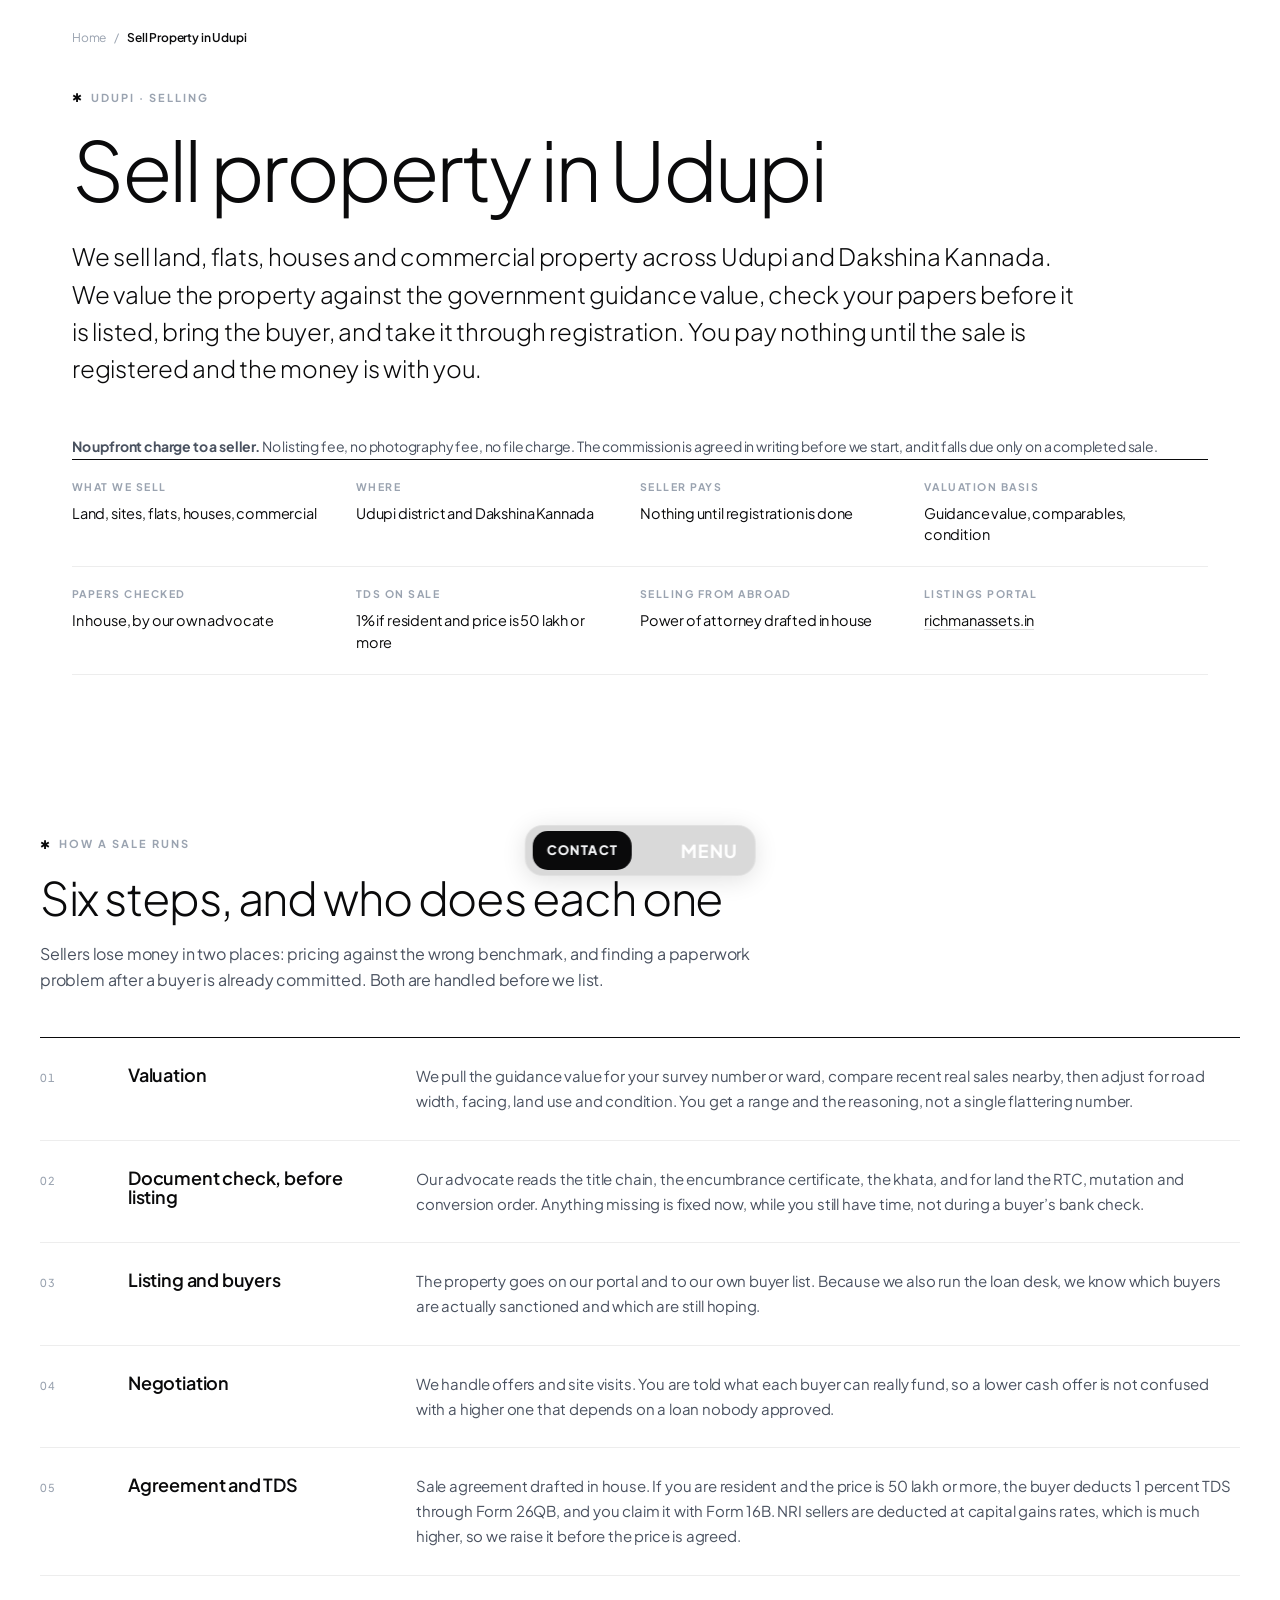
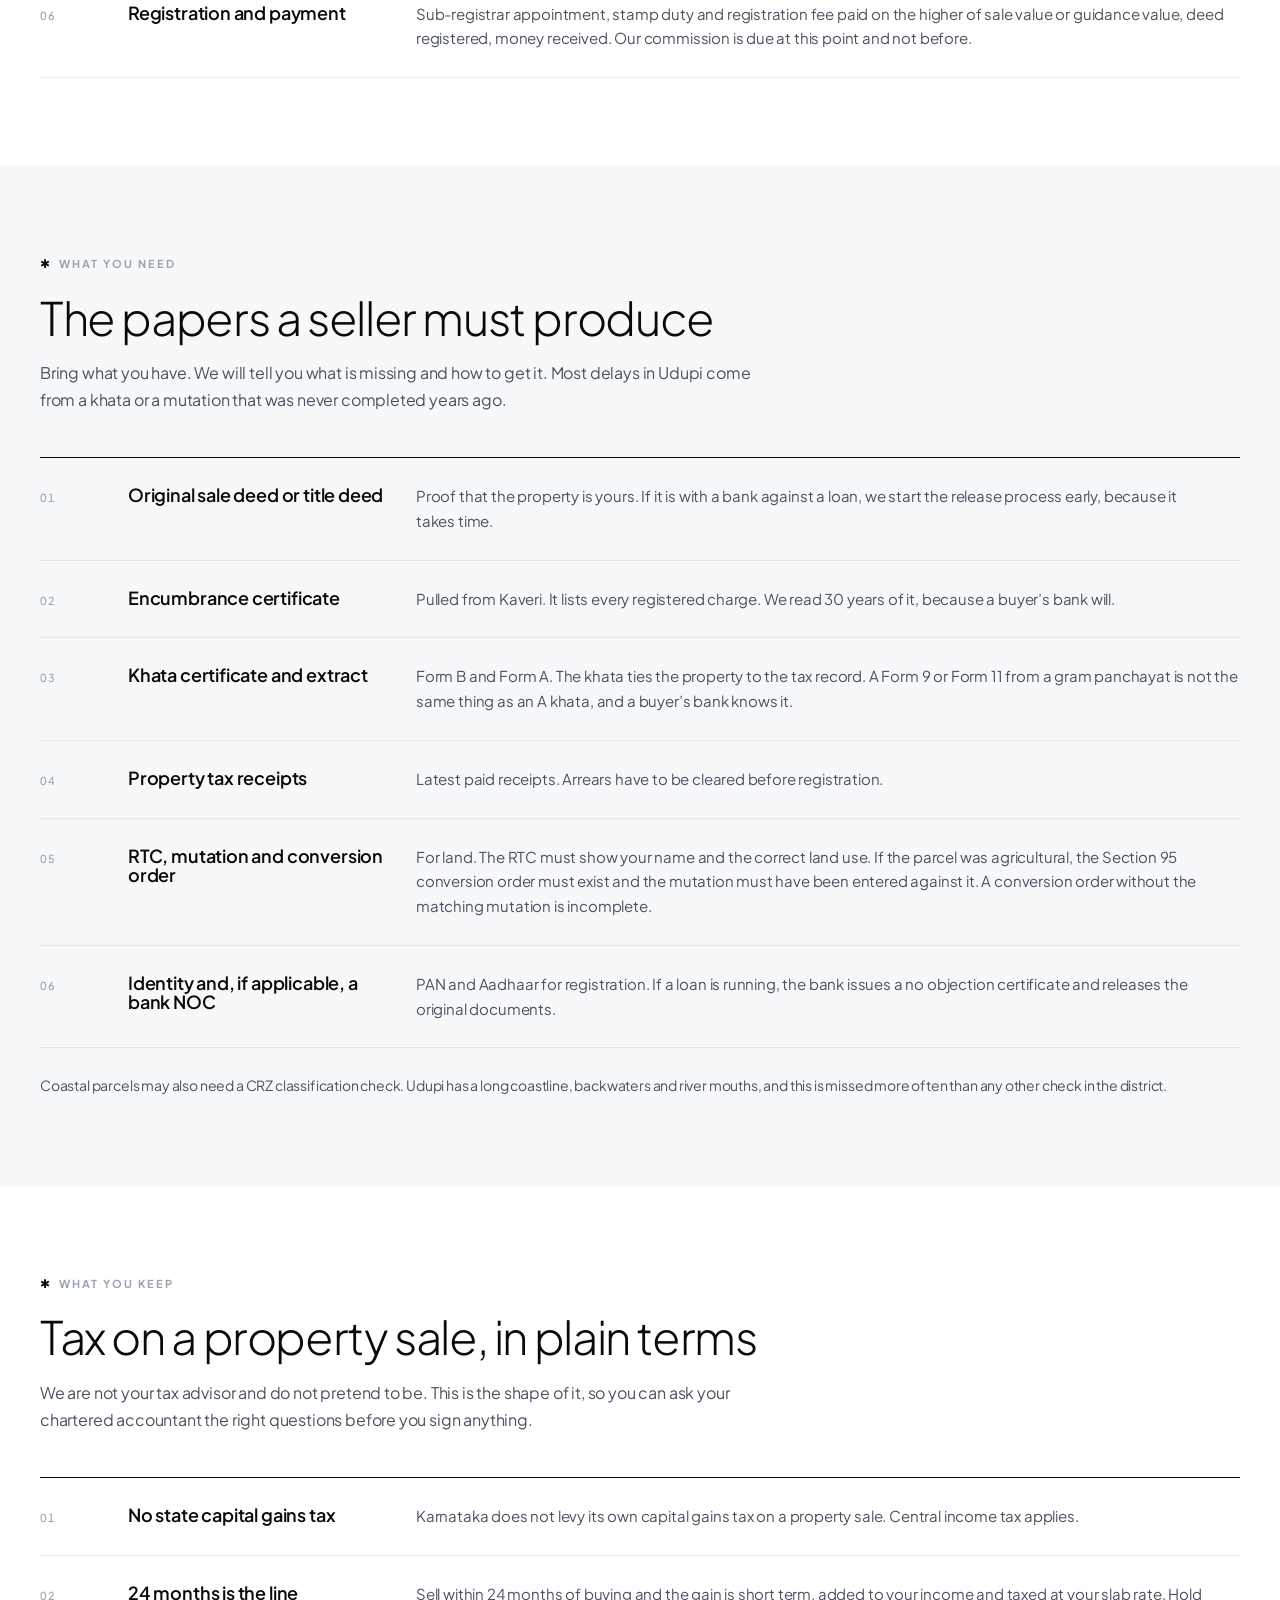
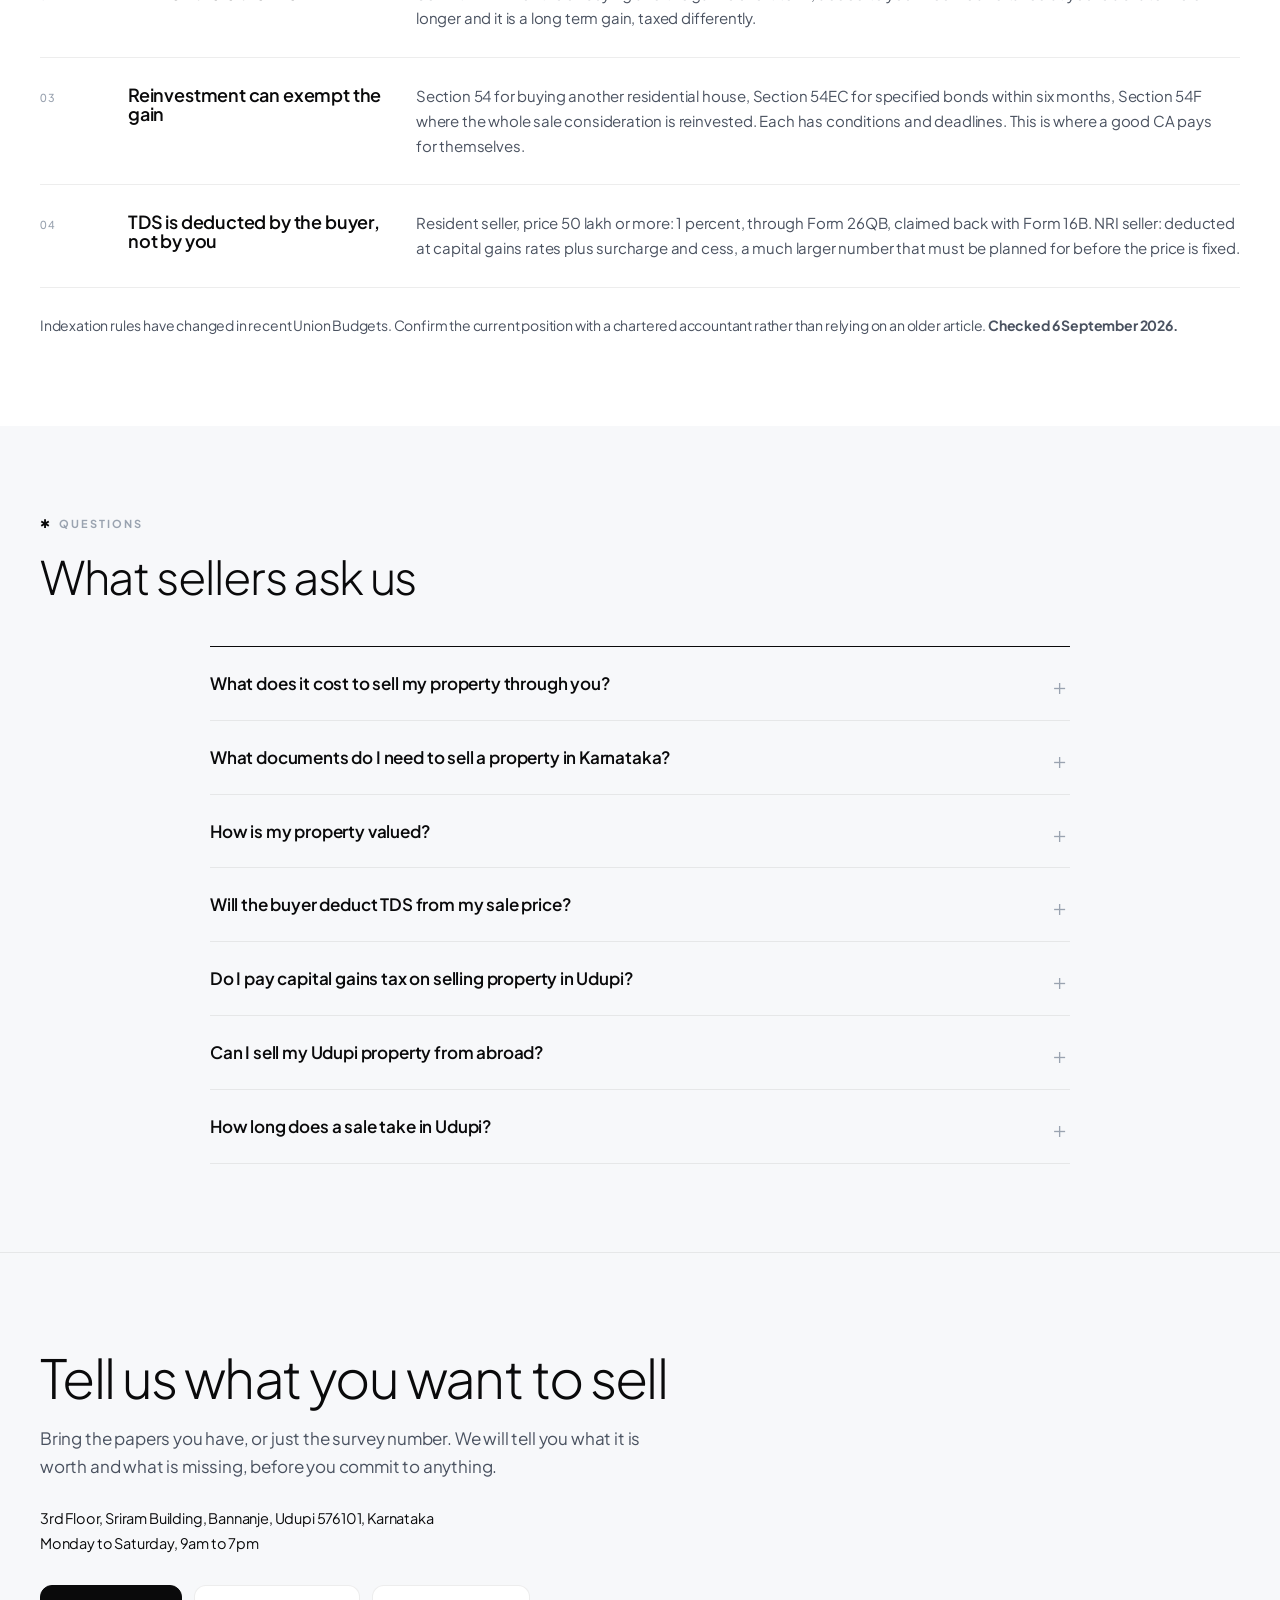
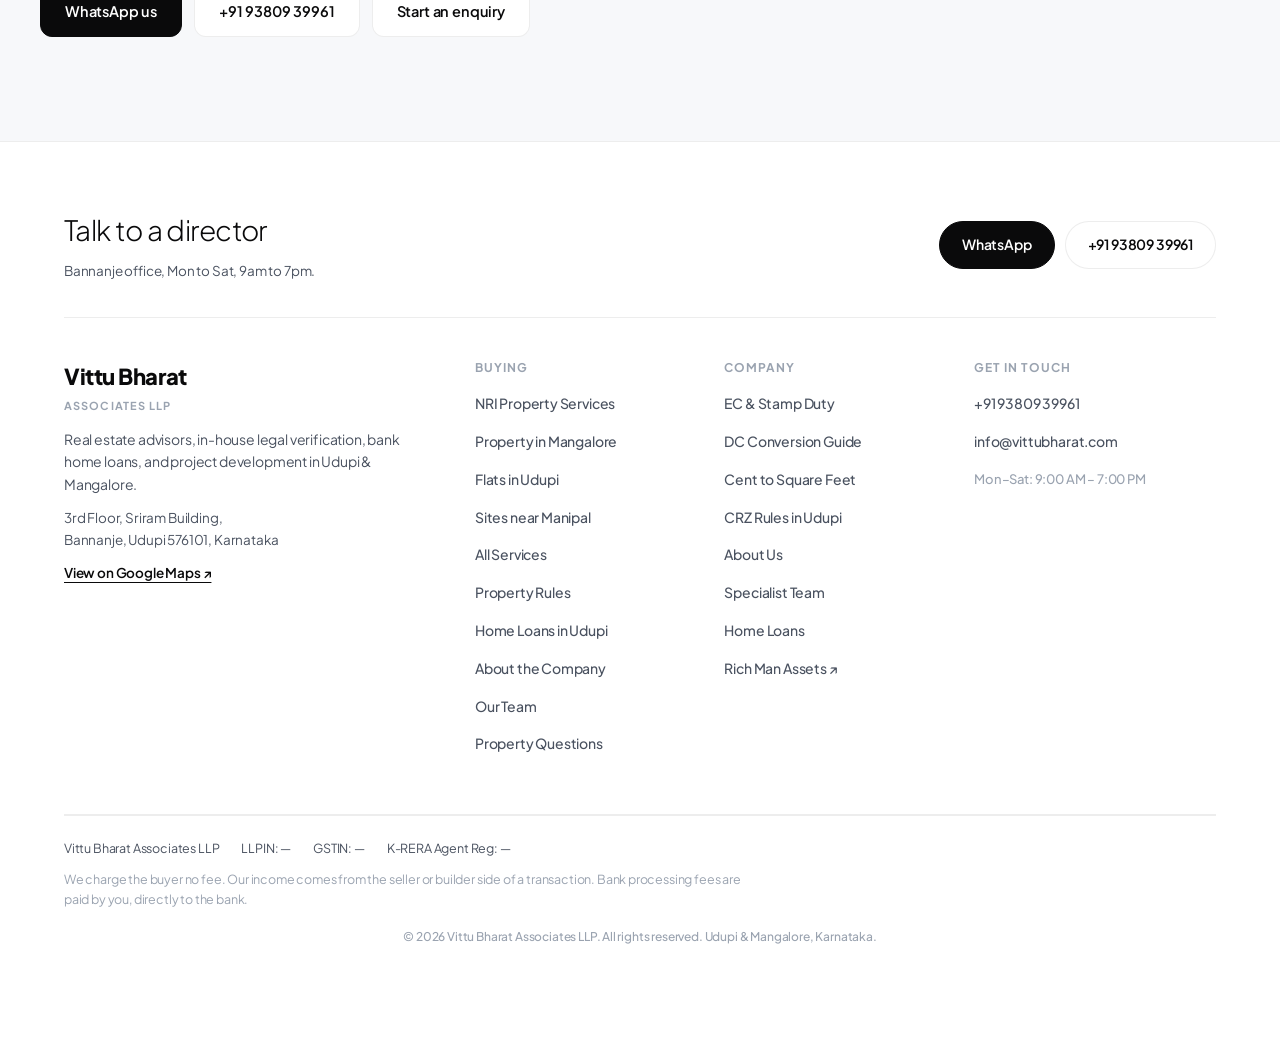
<file: sell-property-udupi.html>
<!DOCTYPE html>
<html lang="en-IN">

<head>
  <meta charset="UTF-8">
  <meta name="viewport" content="width=device-width, initial-scale=1.0">
  <title>Sell Property in Udupi | Land, Flat &amp; House | Vittu Bharat</title>
  <meta name="description"
    content="Sell your property in Udupi. We value it, verify your papers, find the buyer and handle registration. Nothing to pay until the sale is registered.">
  <meta name="keywords"
    content="sell property in Udupi, sell land Udupi, sell flat Udupi, sell house Udupi, property valuation Udupi, real estate agent Udupi seller, sell site Manipal, sell property Mangalore, NRI sell property Udupi">
  <meta name="author" content="Vittu Bharat Associates LLP">
  <meta name="robots" content="index, follow, max-image-preview:large, max-snippet:-1">
  <link rel="canonical" href="https://www.vittubharat.com/sell-property-udupi.html">
  <link rel="alternate" type="text/plain" href="https://www.vittubharat.com/llms.txt" title="Plain text summary for AI systems">

  <meta name="geo.region" content="IN-KA">
  <meta name="geo.placename" content="Udupi, Karnataka, India">
  <meta name="geo.position" content="13.3408;74.7491">
  <meta name="ICBM" content="13.3408, 74.7491">
  <meta name="theme-color" content="#0A0A0B">

  <meta property="og:title" content="Sell Property in Udupi | Vittu Bharat Associates LLP">
  <meta property="og:description"
    content="Valuation, paperwork, buyer and registration handled from one office in Bannanje, Udupi.">
  <meta property="og:type" content="website">
  <meta property="og:url" content="https://www.vittubharat.com/sell-property-udupi.html">
  <meta property="og:image" content="https://www.vittubharat.com/logo/og-image.png">
  <meta property="og:site_name" content="Vittu Bharat Associates LLP">
  <meta property="og:locale" content="en_IN">
  <meta name="twitter:card" content="summary_large_image">
  <meta name="twitter:title" content="Sell Property in Udupi">
  <meta name="twitter:description" content="We value it, verify the papers, find the buyer and handle registration.">
  <meta name="twitter:image" content="https://www.vittubharat.com/logo/og-image.png">

  <link rel="icon" type="image/png" href="logo/textlogo.png">
  <link rel="preconnect" href="https://fonts.googleapis.com">
  <link rel="preconnect" href="https://fonts.gstatic.com" crossorigin>
  <link
    href="https://fonts.googleapis.com/css2?family=Plus+Jakarta+Sans:wght@200;300;400;500;600;700;800&display=swap"
    rel="stylesheet">
  <link rel="stylesheet" href="style.css">

  <script type="application/ld+json">
{
  "@context": "https://schema.org",
  "@type": "WebPage",
  "dateModified": "2026-09-06",
  "@id": "https://www.vittubharat.com/sell-property-udupi.html",
  "url": "https://www.vittubharat.com/sell-property-udupi.html",
  "name": "Sell Property in Udupi",
  "description": "How to sell land, a flat or a house in Udupi: valuation, the papers a seller must produce, capital gains and TDS, and the registration steps.",
  "inLanguage": "en-IN",
  "isPartOf": { "@id": "https://www.vittubharat.com/#website" },
  "about": { "@id": "https://www.vittubharat.com/#organization" }
}
</script>

  <script type="application/ld+json">
{
  "@context": "https://schema.org",
  "@type": "Service",
  "@id": "https://www.vittubharat.com/sell-property-udupi.html#service",
  "name": "Selling property in Udupi",
  "description": "Seller side representation for land, flats, houses and commercial property in Udupi and Dakshina Kannada. Valuation against guidance value, document check, buyer sourcing, negotiation and registration.",
  "serviceType": "Property sale and seller representation",
  "url": "https://www.vittubharat.com/sell-property-udupi.html",
  "provider": { "@id": "https://www.vittubharat.com/#organization" },
  "inLanguage": "en-IN",
  "availableLanguage": ["English", "Kannada", "Tulu", "Hindi"],
  "areaServed": [
    {"@type": "City", "name": "Udupi", "containedInPlace": {"@type": "AdministrativeArea", "name": "Udupi district, Karnataka, India"}},
    {"@type": "City", "name": "Manipal"},
    {"@type": "City", "name": "Mangalore"},
    {"@type": "City", "name": "Kundapur"},
    {"@type": "City", "name": "Karkala"},
    {"@type": "City", "name": "Brahmavar"},
    {"@type": "City", "name": "Kaup"},
    {"@type": "AdministrativeArea", "name": "Dakshina Kannada district, Karnataka, India"}
  ]
}
</script>

  <script type="application/ld+json">
{
  "@context": "https://schema.org",
  "@type": "BreadcrumbList",
  "itemListElement": [
    { "@type": "ListItem", "position": 1, "name": "Home", "item": "https://www.vittubharat.com/" },
    { "@type": "ListItem", "position": 2, "name": "Sell Property in Udupi", "item": "https://www.vittubharat.com/sell-property-udupi.html" }
  ]
}
</script>

  <script type="application/ld+json">
{
  "@context": "https://schema.org",
  "@type": "FAQPage",
  "mainEntity": [
    {
      "@type": "Question",
      "name": "What does it cost to sell my property through you?",
      "acceptedAnswer": { "@type": "Answer", "text": "Nothing upfront. No listing fee, no photography fee, no file charge. Our commission is agreed in writing before we start and is payable only when the sale is registered and you have been paid." }
    },
    {
      "@type": "Question",
      "name": "What documents do I need to sell a property in Karnataka?",
      "acceptedAnswer": { "@type": "Answer", "text": "The original sale deed or title deed, an encumbrance certificate, the latest property tax receipts, and your khata certificate (Form B) and khata extract (Form A). For land you also need the RTC or pahani, the mutation record, and the Section 95 conversion order if the land was agricultural. PAN and Aadhaar are needed at registration. If there is a loan on the property, the bank must issue a no objection certificate and release the original documents." }
    },
    {
      "@type": "Question",
      "name": "How is my property valued?",
      "acceptedAnswer": { "@type": "Answer", "text": "We work from three things: the Karnataka government guidance value for your survey number or ward, what comparable properties nearby have actually sold for, and the condition, road access, facing and land use of your specific property. A sale cannot be registered below guidance value, so that is the floor, not the target." }
    },
    {
      "@type": "Question",
      "name": "Will the buyer deduct TDS from my sale price?",
      "acceptedAnswer": { "@type": "Answer", "text": "If you are resident in India and the sale price is 50 lakh or more, the buyer must deduct 1 percent TDS and deposit it through Form 26QB. You claim the credit using Form 16B when you file your return. If you are an NRI the rate is much higher and is deducted at capital gains rates, so plan for it before you agree a price." }
    },
    {
      "@type": "Question",
      "name": "Do I pay capital gains tax on selling property in Udupi?",
      "acceptedAnswer": { "@type": "Answer", "text": "Karnataka levies no separate state capital gains tax. Central income tax applies. Sell within 24 months of buying and the gain is short term and taxed at your slab rate. Hold longer and it is long term. Sections 54, 54EC and 54F allow the gain to be reinvested and exempted, subject to conditions. Confirm your own position with a chartered accountant before you sign an agreement to sell." }
    },
    {
      "@type": "Question",
      "name": "Can I sell my Udupi property from abroad?",
      "acceptedAnswer": { "@type": "Answer", "text": "Yes. Our legal team drafts a power of attorney so a person you trust can sign on your behalf, and we coordinate with the sub-registrar office. Documents are shared digitally and we can walk the property on video. Sale proceeds are routed through your NRO account." }
    }
  ]
}
</script>
</head>

<body class="ab-body">

<div class="nb" id="nb">
    <nav class="nb-panel" id="nb-panel" aria-hidden="true">
      <a href="index.html" class="nb-link">Home</a>
      <a href="about.html" class="nb-link">About Us</a>
      <a href="flats-for-sale-udupi.html" class="nb-link">Flats in Udupi</a>
      <a href="sites-for-sale-manipal.html" class="nb-link">Sites near Manipal</a>
      <a href="home-loans.html" class="nb-link">Home Loans</a>
      <a href="sell-property-udupi.html" class="nb-link">Sell Property</a>
      <a href="nri-property-udupi.html" class="nb-link">NRI Property</a>
      <a href="crz-rules-udupi.html" class="nb-link">CRZ Rules</a>
      <a href="dc-conversion-udupi.html" class="nb-link">DC Conversion</a>
      <a href="encumbrance-certificate-stamp-duty-karnataka.html" class="nb-link">EC &amp; Stamp Duty</a>
      <a href="cent-to-square-feet.html" class="nb-link">Cent to Sq Ft</a>
      <a href="property-in-mangalore.html" class="nb-link">Property in Mangalore</a>
      <a href="property-in-udupi.html" class="nb-link">Property in Udupi</a>
      <a href="#faq" class="nb-link">Questions</a>
      <a href="https://richmanassets.in" target="_blank" rel="noopener" class="nb-link nb-link--accent">Rich Man Assets
        &#8599;</a>
    </nav>
    <div class="nb-bar">
      <a href="#contact" class="nb-logo"> Contact</a>
      <button class="nb-toggle" id="nb-toggle" aria-expanded="false">
        <span class="nb-label-menu">Menu</span>
        <span class="nb-label-close">Close</span>
      </button>
    </div>
  </div>

  <main class="ab-main">

    <nav class="ab-crumbs" aria-label="Breadcrumb">
      <a href="index.html">Home</a>
      <span aria-hidden="true">/</span>
      <span aria-current="page">Sell Property in Udupi</span>
    </nav>

    <header class="ab-lead">
      <p class="section-label"><span class="label-star">&#10033;</span> UDUPI &middot; SELLING</p>
      <h1 class="ab-h1">Sell property in Udupi</h1>
      <p class="ab-answer">We sell land, flats, houses and commercial property across Udupi and Dakshina Kannada. We
        value the property against the government guidance value, check your papers before it is listed, bring the
        buyer, and take it through registration. You pay nothing until the sale is registered and the money is with
        you.</p>
      <p class="ab-note"><strong>No upfront charge to a seller.</strong> No listing fee, no photography fee, no file
        charge. The commission is agreed in writing before we start, and it falls due only on a completed sale.</p>
      <dl class="ab-facts">
        <div class="ab-fact">
          <dt>What we sell</dt>
          <dd>Land, sites, flats, houses, commercial</dd>
        </div>
        <div class="ab-fact">
          <dt>Where</dt>
          <dd>Udupi district and Dakshina Kannada</dd>
        </div>
        <div class="ab-fact">
          <dt>Seller pays</dt>
          <dd>Nothing until registration is done</dd>
        </div>
        <div class="ab-fact">
          <dt>Valuation basis</dt>
          <dd>Guidance value, comparables, condition</dd>
        </div>
        <div class="ab-fact">
          <dt>Papers checked</dt>
          <dd>In house, by our own advocate</dd>
        </div>
        <div class="ab-fact">
          <dt>TDS on sale</dt>
          <dd>1% if resident and price is 50 lakh or more</dd>
        </div>
        <div class="ab-fact">
          <dt>Selling from abroad</dt>
          <dd>Power of attorney drafted in house</dd>
        </div>
        <div class="ab-fact">
          <dt>Listings portal</dt>
          <dd><a href="https://richmanassets.in" target="_blank" rel="noopener">richmanassets.in</a></dd>
        </div>
      </dl>
    </header>

    <!-- STEPS -->
    <section class="ab-section" id="how" aria-labelledby="how-h">
      <div class="ab-head">
        <p class="section-label"><span class="label-star">&#10033;</span> HOW A SALE RUNS</p>
        <h2 class="ab-h2" id="how-h">Six steps, and who does each one</h2>
        <p class="ab-head-sub">Sellers lose money in two places: pricing against the wrong benchmark, and finding a
          paperwork problem after a buyer is already committed. Both are handled before we list.</p>
      </div>
      <ol class="ab-list">
        <li class="ab-item">
          <span class="ab-item-num">01</span>
          <h3 class="ab-item-title">Valuation</h3>
          <p class="ab-item-text">We pull the guidance value for your survey number or ward, compare recent real sales
            nearby, then adjust for road width, facing, land use and condition. You get a range and the reasoning, not a
            single flattering number.</p>
        </li>
        <li class="ab-item">
          <span class="ab-item-num">02</span>
          <h3 class="ab-item-title">Document check, before listing</h3>
          <p class="ab-item-text">Our advocate reads the title chain, the encumbrance certificate, the khata, and for
            land the RTC, mutation and conversion order. Anything missing is fixed now, while you still have time, not
            during a buyer&rsquo;s bank check.</p>
        </li>
        <li class="ab-item">
          <span class="ab-item-num">03</span>
          <h3 class="ab-item-title">Listing and buyers</h3>
          <p class="ab-item-text">The property goes on our portal and to our own buyer list. Because we also run the loan
            desk, we know which buyers are actually sanctioned and which are still hoping.</p>
        </li>
        <li class="ab-item">
          <span class="ab-item-num">04</span>
          <h3 class="ab-item-title">Negotiation</h3>
          <p class="ab-item-text">We handle offers and site visits. You are told what each buyer can really fund, so a
            lower cash offer is not confused with a higher one that depends on a loan nobody approved.</p>
        </li>
        <li class="ab-item">
          <span class="ab-item-num">05</span>
          <h3 class="ab-item-title">Agreement and TDS</h3>
          <p class="ab-item-text">Sale agreement drafted in house. If you are resident and the price is 50 lakh or more,
            the buyer deducts 1 percent TDS through Form 26QB, and you claim it with Form 16B. NRI sellers are deducted
            at capital gains rates, which is much higher, so we raise it before the price is agreed.</p>
        </li>
        <li class="ab-item">
          <span class="ab-item-num">06</span>
          <h3 class="ab-item-title">Registration and payment</h3>
          <p class="ab-item-text">Sub-registrar appointment, stamp duty and registration fee paid on the higher of sale
            value or guidance value, deed registered, money received. Our commission is due at this point and not
            before.</p>
        </li>
      </ol>
    </section>

    <!-- DOCUMENTS -->
    <section class="ab-section ab-section--alt" id="documents" aria-labelledby="doc-h">
      <div class="ab-head">
        <p class="section-label"><span class="label-star">&#10033;</span> WHAT YOU NEED</p>
        <h2 class="ab-h2" id="doc-h">The papers a seller must produce</h2>
        <p class="ab-head-sub">Bring what you have. We will tell you what is missing and how to get it. Most delays in
          Udupi come from a khata or a mutation that was never completed years ago.</p>
      </div>
      <ol class="ab-list">
        <li class="ab-item">
          <span class="ab-item-num">01</span>
          <h3 class="ab-item-title">Original sale deed or title deed</h3>
          <p class="ab-item-text">Proof that the property is yours. If it is with a bank against a loan, we start the
            release process early, because it takes time.</p>
        </li>
        <li class="ab-item">
          <span class="ab-item-num">02</span>
          <h3 class="ab-item-title">Encumbrance certificate</h3>
          <p class="ab-item-text">Pulled from Kaveri. It lists every registered charge. We read 30 years of it, because
            a buyer&rsquo;s bank will.</p>
        </li>
        <li class="ab-item">
          <span class="ab-item-num">03</span>
          <h3 class="ab-item-title">Khata certificate and extract</h3>
          <p class="ab-item-text">Form B and Form A. The khata ties the property to the tax record. A Form 9 or Form 11
            from a gram panchayat is not the same thing as an A khata, and a buyer&rsquo;s bank knows it.</p>
        </li>
        <li class="ab-item">
          <span class="ab-item-num">04</span>
          <h3 class="ab-item-title">Property tax receipts</h3>
          <p class="ab-item-text">Latest paid receipts. Arrears have to be cleared before registration.</p>
        </li>
        <li class="ab-item">
          <span class="ab-item-num">05</span>
          <h3 class="ab-item-title">RTC, mutation and conversion order</h3>
          <p class="ab-item-text">For land. The RTC must show your name and the correct land use. If the parcel was
            agricultural, the Section 95 conversion order must exist and the mutation must have been entered against it.
            A conversion order without the matching mutation is incomplete.</p>
        </li>
        <li class="ab-item">
          <span class="ab-item-num">06</span>
          <h3 class="ab-item-title">Identity and, if applicable, a bank NOC</h3>
          <p class="ab-item-text">PAN and Aadhaar for registration. If a loan is running, the bank issues a no objection
            certificate and releases the original documents.</p>
        </li>
      </ol>
      <p class="ab-note">Coastal parcels may also need a CRZ classification check. Udupi has a long coastline,
        backwaters and river mouths, and this is missed more often than any other check in the district.</p>
    </section>

    <!-- TAX -->
    <section class="ab-section" id="tax" aria-labelledby="tax-h">
      <div class="ab-head">
        <p class="section-label"><span class="label-star">&#10033;</span> WHAT YOU KEEP</p>
        <h2 class="ab-h2" id="tax-h">Tax on a property sale, in plain terms</h2>
        <p class="ab-head-sub">We are not your tax advisor and do not pretend to be. This is the shape of it, so you can
          ask your chartered accountant the right questions before you sign anything.</p>
      </div>
      <ol class="ab-list">
        <li class="ab-item">
          <span class="ab-item-num">01</span>
          <h3 class="ab-item-title">No state capital gains tax</h3>
          <p class="ab-item-text">Karnataka does not levy its own capital gains tax on a property sale. Central income
            tax applies.</p>
        </li>
        <li class="ab-item">
          <span class="ab-item-num">02</span>
          <h3 class="ab-item-title">24 months is the line</h3>
          <p class="ab-item-text">Sell within 24 months of buying and the gain is short term, added to your income and
            taxed at your slab rate. Hold longer and it is a long term gain, taxed differently.</p>
        </li>
        <li class="ab-item">
          <span class="ab-item-num">03</span>
          <h3 class="ab-item-title">Reinvestment can exempt the gain</h3>
          <p class="ab-item-text">Section 54 for buying another residential house, Section 54EC for specified bonds
            within six months, Section 54F where the whole sale consideration is reinvested. Each has conditions and
            deadlines. This is where a good CA pays for themselves.</p>
        </li>
        <li class="ab-item">
          <span class="ab-item-num">04</span>
          <h3 class="ab-item-title">TDS is deducted by the buyer, not by you</h3>
          <p class="ab-item-text">Resident seller, price 50 lakh or more: 1 percent, through Form 26QB, claimed back
            with Form 16B. NRI seller: deducted at capital gains rates plus surcharge and cess, a much larger number
            that must be planned for before the price is fixed.</p>
        </li>
      </ol>
      <p class="ab-note">Indexation rules have changed in recent Union Budgets. Confirm the current position with a
        chartered accountant rather than relying on an older article. <strong>Checked 6 September 2026.</strong></p>
    </section>

    <!-- FAQ -->
    <section class="ab-section ab-section--alt" id="faq" aria-labelledby="faq-h">
      <div class="ab-head">
        <p class="section-label"><span class="label-star">&#10033;</span> QUESTIONS</p>
        <h2 class="ab-h2" id="faq-h">What sellers ask us</h2>
      </div>
      <div class="ab-faq">
        <details class="ab-faq-item">
          <summary class="ab-faq-q">What does it cost to sell my property through you?</summary>
          <p class="ab-faq-a">Nothing upfront. No listing fee, no photography fee, no file charge. Our commission is
            agreed in writing before we start and is payable only when the sale is registered and you have been paid.</p>
        </details>
        <details class="ab-faq-item">
          <summary class="ab-faq-q">What documents do I need to sell a property in Karnataka?</summary>
          <p class="ab-faq-a">The original sale deed or title deed, an encumbrance certificate, the latest property tax
            receipts, and your khata certificate (Form B) and khata extract (Form A). For land you also need the RTC or
            pahani, the mutation record, and the Section 95 conversion order if the land was agricultural. PAN and
            Aadhaar are needed at registration. If there is a loan on the property, the bank must issue a no objection
            certificate and release the original documents.</p>
        </details>
        <details class="ab-faq-item">
          <summary class="ab-faq-q">How is my property valued?</summary>
          <p class="ab-faq-a">From three things: the Karnataka government guidance value for your survey number or ward,
            what comparable properties nearby actually sold for, and the condition, road access, facing and land use of
            your specific property. A sale cannot be registered below guidance value, so that is the floor, not the
            target.</p>
        </details>
        <details class="ab-faq-item">
          <summary class="ab-faq-q">Will the buyer deduct TDS from my sale price?</summary>
          <p class="ab-faq-a">If you are resident in India and the sale price is 50 lakh or more, the buyer must deduct 1
            percent TDS and deposit it through Form 26QB. You claim the credit using Form 16B when you file your return.
            If you are an NRI the rate is much higher and is deducted at capital gains rates, so plan for it before you
            agree a price.</p>
        </details>
        <details class="ab-faq-item">
          <summary class="ab-faq-q">Do I pay capital gains tax on selling property in Udupi?</summary>
          <p class="ab-faq-a">Karnataka levies no separate state capital gains tax. Central income tax applies. Sell
            within 24 months of buying and the gain is short term and taxed at your slab rate. Hold longer and it is long
            term. Sections 54, 54EC and 54F allow the gain to be reinvested and exempted, subject to conditions. Confirm
            your own position with a chartered accountant before you sign an agreement to sell.</p>
        </details>
        <details class="ab-faq-item">
          <summary class="ab-faq-q">Can I sell my Udupi property from abroad?</summary>
          <p class="ab-faq-a">Yes. Our legal team drafts a power of attorney so a person you trust can sign on your
            behalf, and we coordinate with the sub-registrar office. Documents are shared digitally and we can walk the
            property on video. Sale proceeds are routed through your NRO account.</p>
        </details>
        <details class="ab-faq-item">
          <summary class="ab-faq-q">How long does a sale take in Udupi?</summary>
          <p class="ab-faq-a">A clean file with a cash buyer can register in a few weeks. A buyer using a home loan adds
            the bank&rsquo;s legal and valuation time. The long delays are almost always a khata or a mutation that was
            never completed, which is exactly why we check before listing rather than after.</p>
        </details>
      </div>
    </section>

    <!-- CONTACT -->
    <section class="ab-contact" id="contact" aria-labelledby="contact-h">
      <div class="ab-contact-inner">
        <h2 class="ab-contact-h" id="contact-h">Tell us what you want to sell</h2>
        <p class="ab-contact-text">Bring the papers you have, or just the survey number. We will tell you what it is
          worth and what is missing, before you commit to anything.</p>
        <address class="ab-contact-addr">
          3rd Floor, Sriram Building, Bannanje, Udupi 576101, Karnataka<br>
          Monday to Saturday, 9am to 7pm
        </address>
        <div class="ab-contact-actions">
          <a class="ab-btn ab-btn--solid" href="https://wa.me/919380939961" target="_blank" rel="noopener">WhatsApp us</a>
          <a class="ab-btn" href="tel:+919380939961">+91 93809 39961</a>
          <a class="ab-btn" href="index.html#say-hello">Start an enquiry</a>
        </div>
      </div>
    </section>

<footer class="site-footer" id="site-footer">
      <div class="footer-inner">

        <div class="footer-cta">
          <div class="footer-cta-text">
            <p class="footer-cta-label">Talk to a director</p>
            <p class="footer-cta-line">Bannanje office, Mon to Sat, 9am to 7pm.</p>
          </div>
          <div class="footer-cta-actions">
            <a class="footer-cta-btn footer-cta-btn--solid" href="https://wa.me/919380939961" target="_blank" rel="noopener">WhatsApp</a>
            <a class="footer-cta-btn" href="tel:+919380939961">+91 93809 39961</a>
          </div>
        </div>

        <div class="footer-grid" id="footer-grid">
          <div class="footer-brand-col">
            <a href="index.html" class="footer-logo">
              <span class="footer-logo-title">Vittu Bharat</span>
              <span class="footer-logo-sub">Associates LLP</span>
            </a>
            <p class="footer-brand-desc">Real estate advisors, in-house legal verification, bank home loans, and project
              development in Udupi &amp; Mangalore.</p>
            <address class="footer-addr">
              3rd Floor, Sriram Building,<br>
              Bannanje, Udupi 576101, Karnataka
            </address>
            <a href="https://maps.app.goo.gl/BXjthYPATCqSxRvz6" target="_blank" rel="noopener" class="footer-maps-link">View
              on Google Maps ↗</a>
          </div>
          <div class="footer-links-col">
            <p class="footer-col-label">Buying</p>
            <nav class="footer-nav">
              <a href="nri-property-udupi.html" class="footer-link">NRI Property Services</a>
              <a href="property-in-mangalore.html" class="footer-link">Property in Mangalore</a>
              <a href="flats-for-sale-udupi.html" class="footer-link">Flats in Udupi</a>
              <a href="sites-for-sale-manipal.html" class="footer-link">Sites near Manipal</a>
              <a href="index.html#services" class="footer-link">All Services</a>
              <a href="about.html#rules" class="footer-link">Property Rules</a>
              <a href="home-loans.html" class="footer-link">Home Loans in Udupi</a>
              <a href="about.html" class="footer-link">About the Company</a>
              <a href="about.html#team" class="footer-link">Our Team</a>
              <a href="about.html#faq" class="footer-link">Property Questions</a>
            </nav>
          </div>
          <div class="footer-links-col">
            <p class="footer-col-label">Company</p>
            <nav class="footer-nav">
              <a href="encumbrance-certificate-stamp-duty-karnataka.html" class="footer-link">EC &amp; Stamp Duty</a>
              <a href="dc-conversion-udupi.html" class="footer-link">DC Conversion Guide</a>
              <a href="cent-to-square-feet.html" class="footer-link">Cent to Square Feet</a>
              <a href="crz-rules-udupi.html" class="footer-link">CRZ Rules in Udupi</a>
              <a href="about.html" class="footer-link">About Us</a>
              <a href="about.html#team" class="footer-link">Specialist Team</a>
              <a href="home-loans.html" class="footer-link">Home Loans</a>
              <a href="https://richmanassets.in" target="_blank" rel="noopener" class="footer-link">Rich Man Assets ↗</a>
            </nav>
          </div>
          <div class="footer-links-col">
            <p class="footer-col-label">Get in Touch</p>
            <nav class="footer-nav">
              <a href="tel:+919380939961" class="footer-link">+91 93809 39961</a>
              <a href="mailto:info@vittubharat.com" class="footer-link">info@vittubharat.com</a>
            </nav>
            <p class="footer-hours">Mon–Sat: 9:00 AM – 7:00 PM</p>
          </div>
        </div>
        <div class="footer-legal">
          <p class="footer-legal-line">
            <span class="footer-legal-item">Vittu Bharat Associates LLP</span>
            <span class="footer-legal-item">LLPIN: <span data-fill="llpin">&mdash;</span></span>
            <span class="footer-legal-item">GSTIN: <span data-fill="gstin">&mdash;</span></span>
            <span class="footer-legal-item">K-RERA Agent Reg: <span data-fill="rera">&mdash;</span></span>
          </p>
          <p class="footer-legal-note">We charge the buyer no fee. Our income comes from the seller or builder side of a transaction. Bank processing fees are paid by you, directly to the bank.</p>
        </div>

        <div class="footer-meta-bar">
          <p class="footer-copy">© 2026 Vittu Bharat Associates LLP. All rights reserved. Udupi &amp; Mangalore,
            Karnataka.</p>
        </div>
      </div>
    </footer>
  </main>

  <script src="main.js"></script>
</body>

</html>
</file>
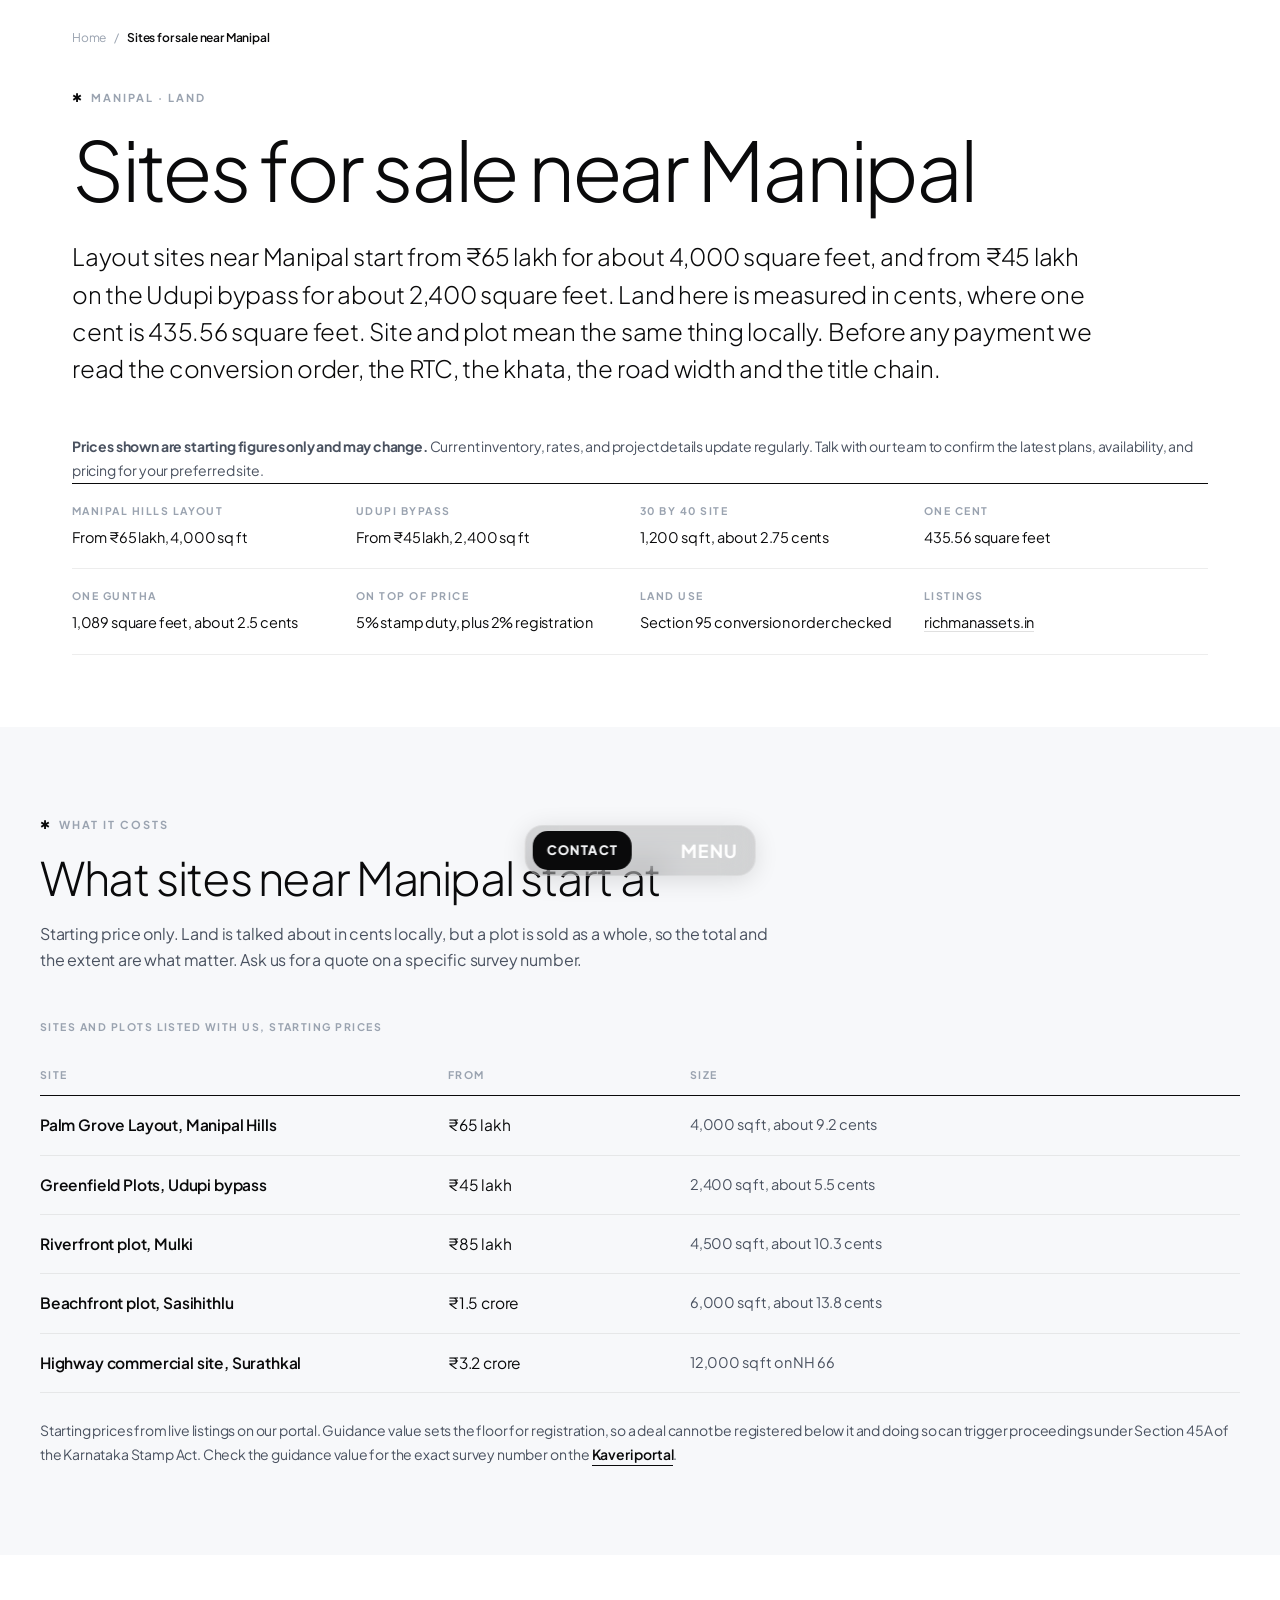
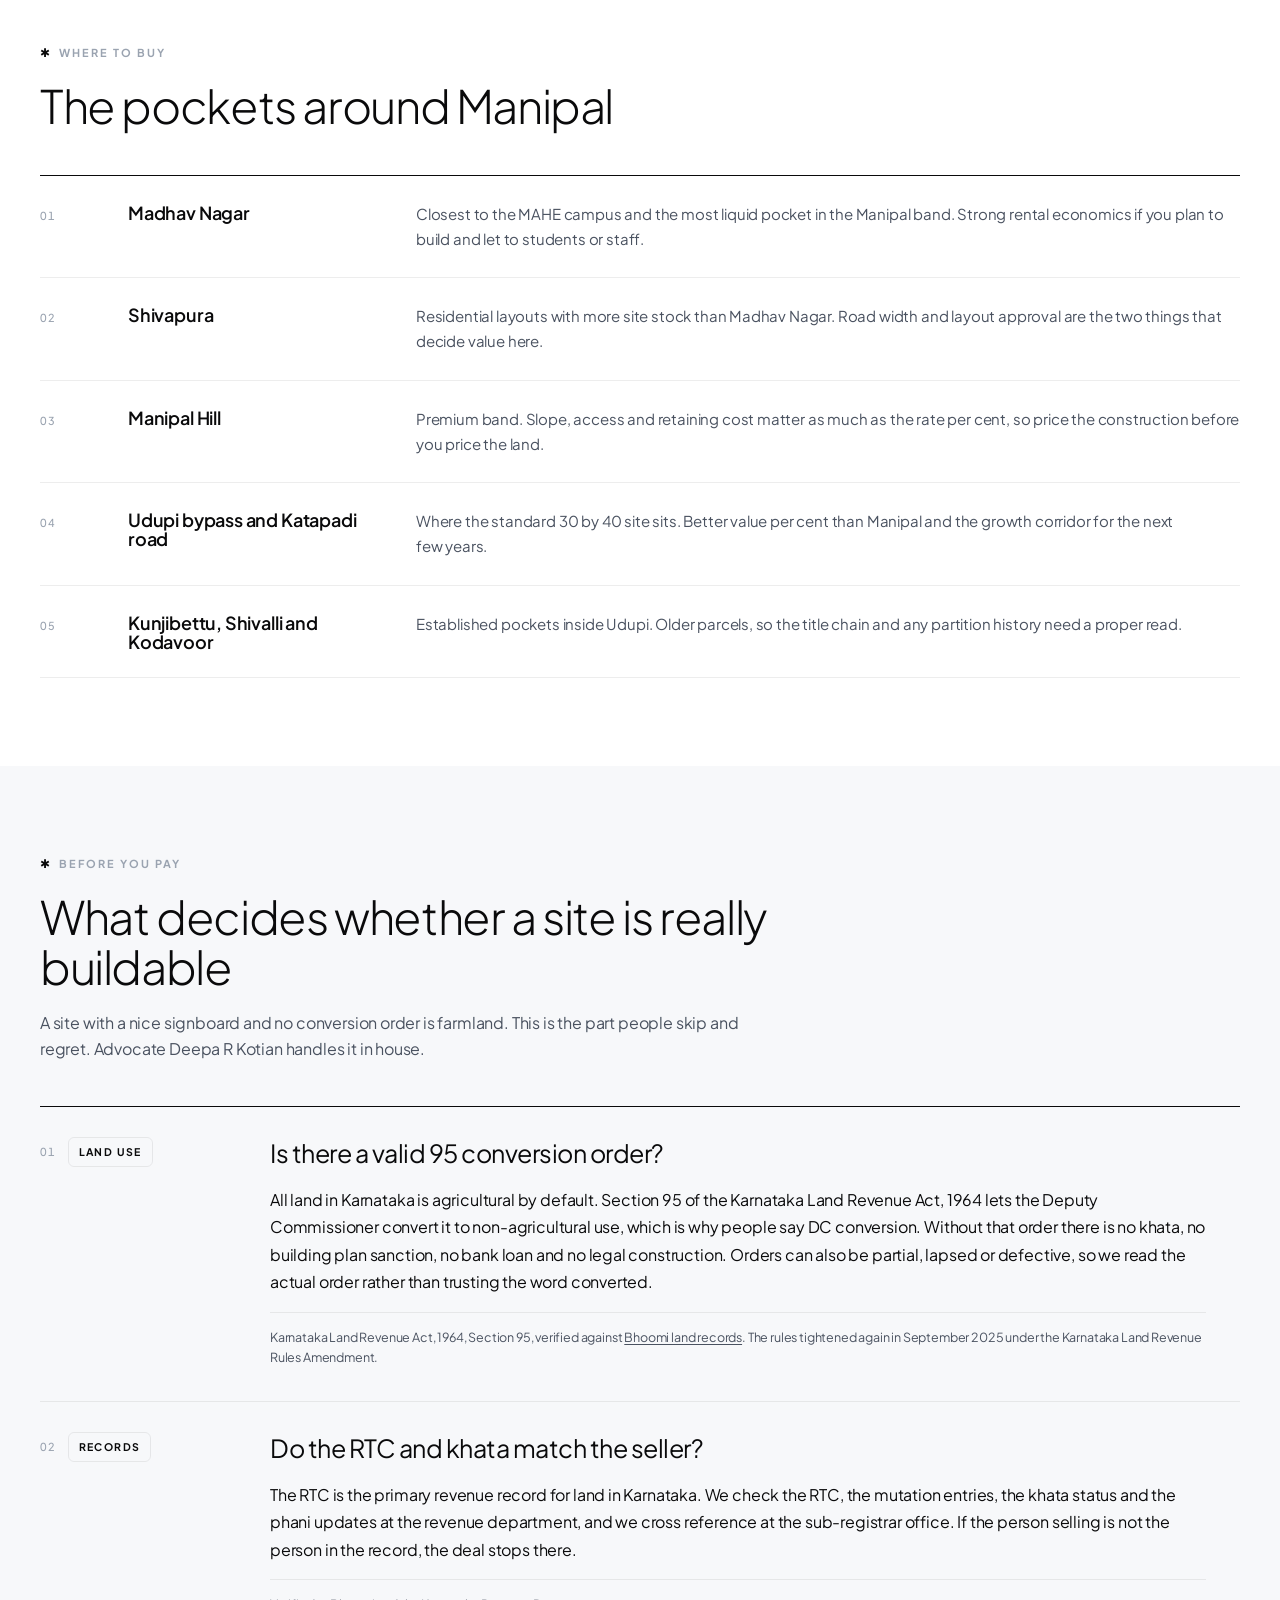
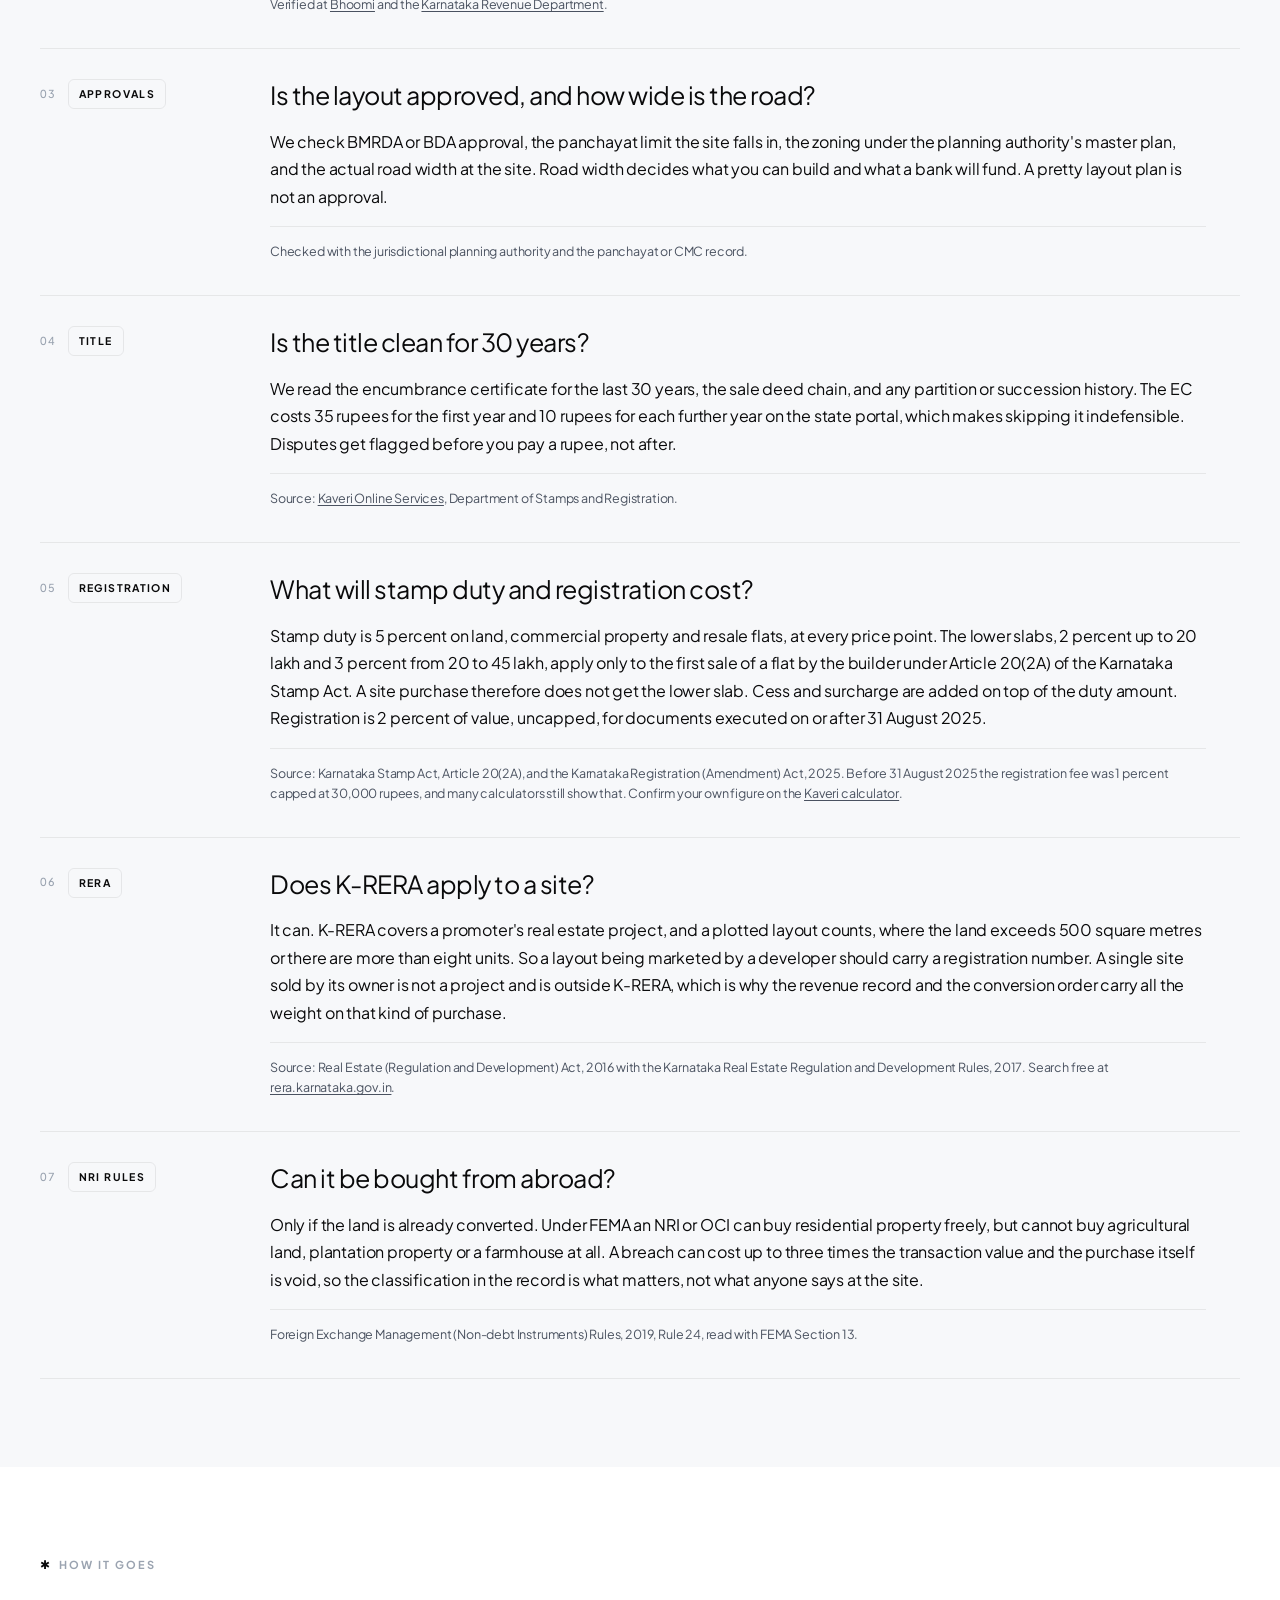
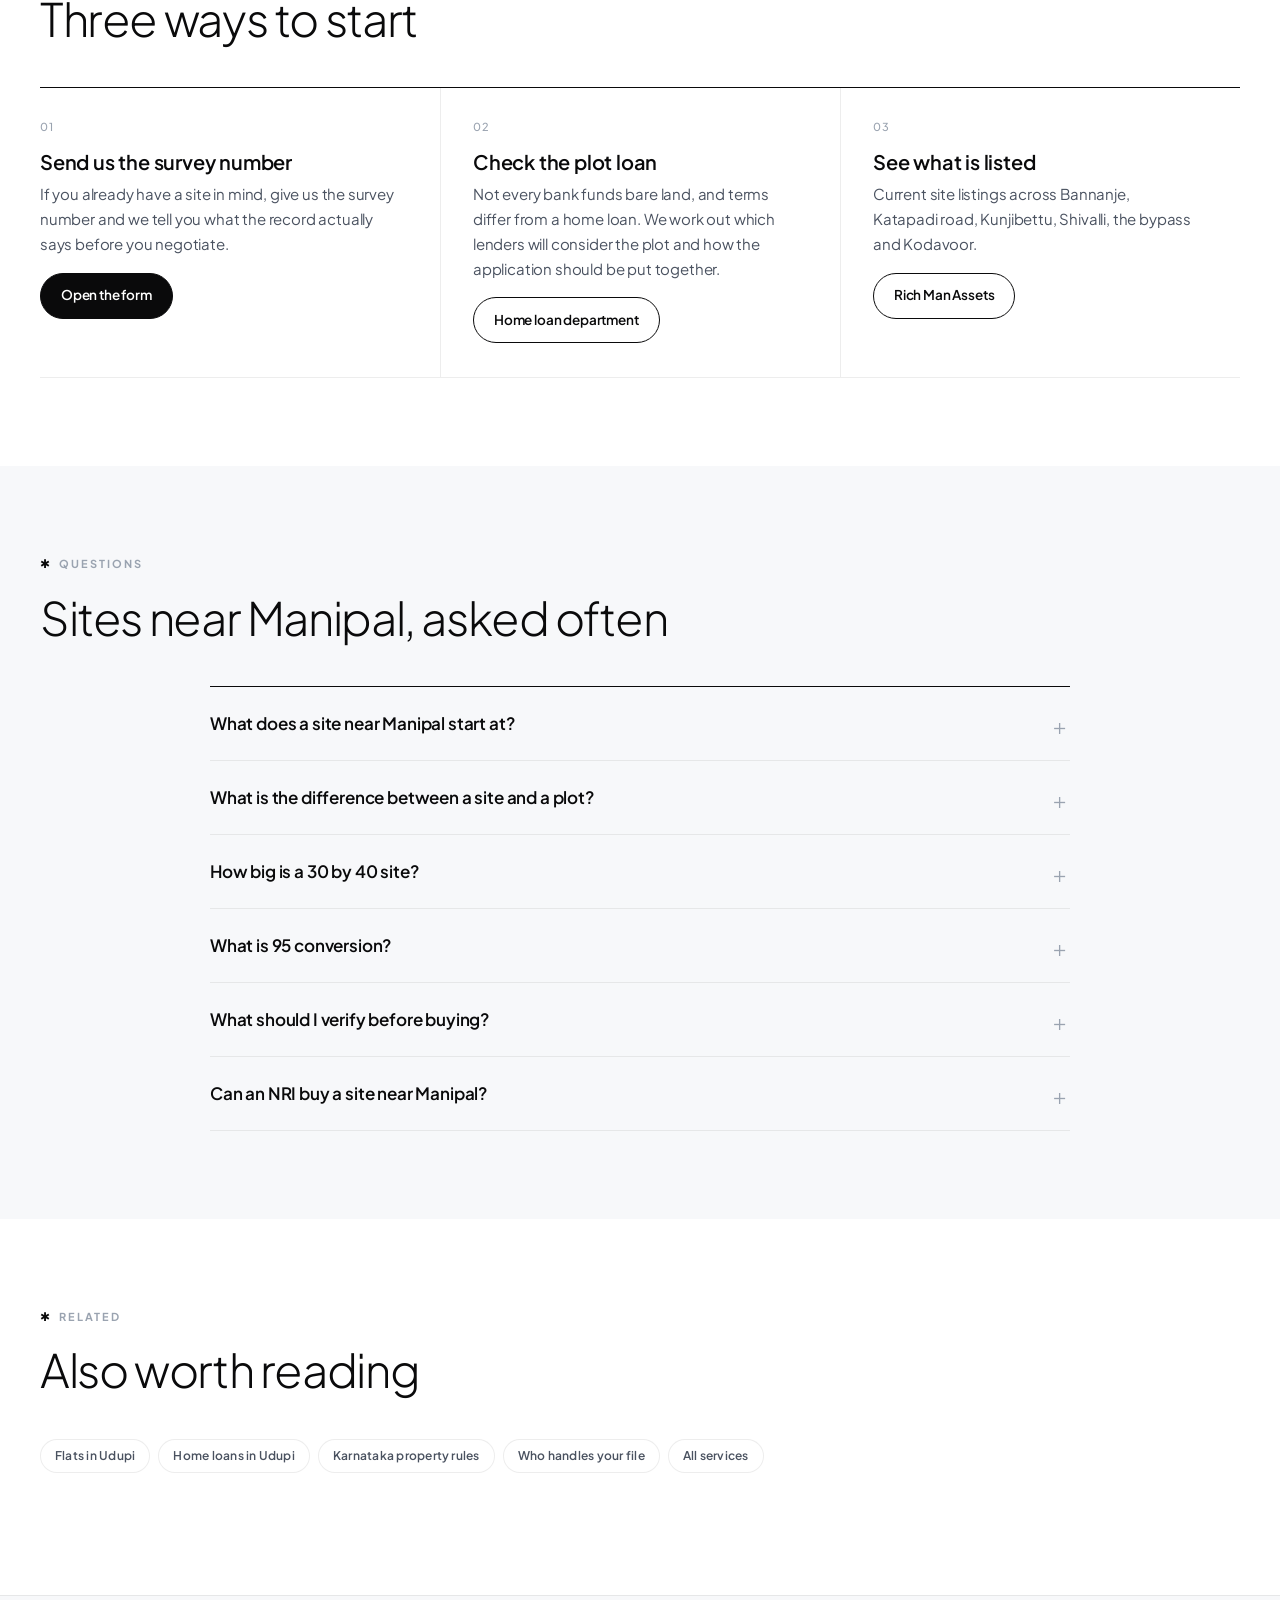
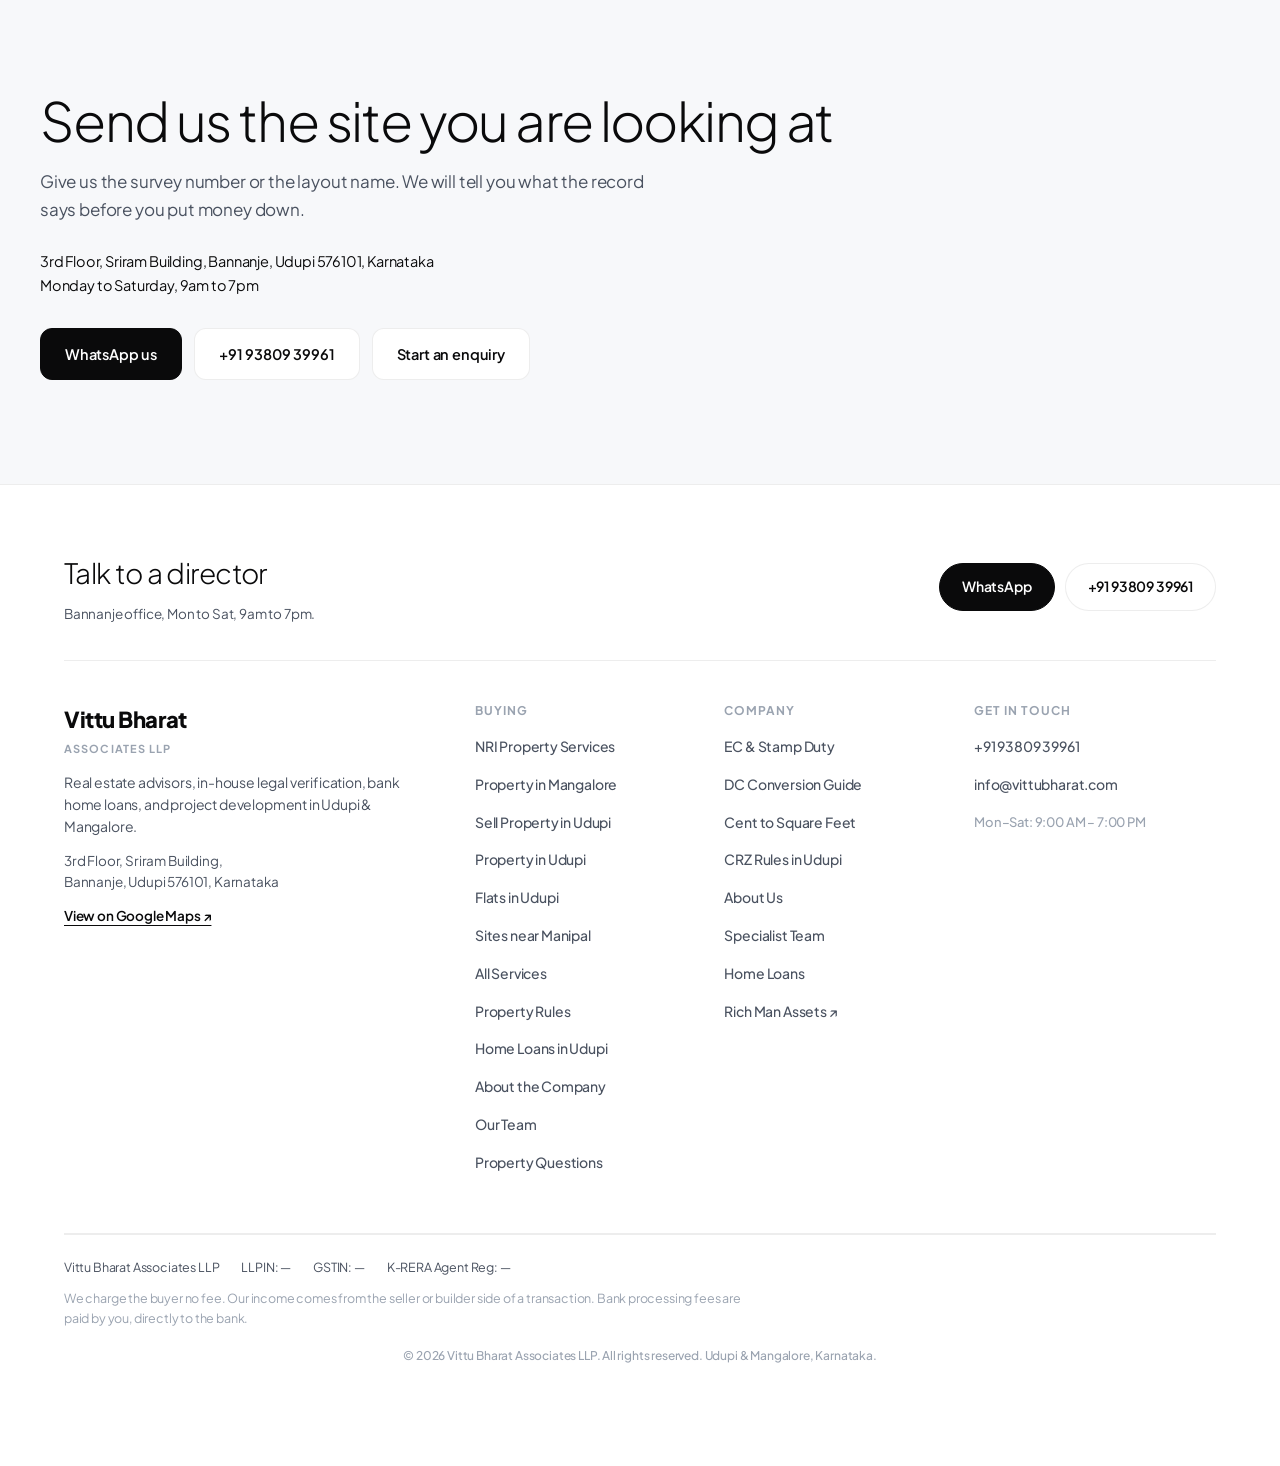
<file: sites-for-sale-manipal.html>
<!DOCTYPE html>
<html lang="en-IN">

<head>
  <meta charset="UTF-8">
  <meta name="viewport" content="width=device-width, initial-scale=1.0">
  <title>Sites for Sale near Manipal | Plots per Cent | Vittu Bharat</title>
  <meta name="description"
    content="Sites for sale near Manipal from 65 lakh, and from 45 lakh on the Udupi bypass. Conversion order, RTC and title chain read before you pay anything.">
  <meta name="keywords"
    content="site for sale near Manipal, plot for sale Manipal, site near Manipal, 30x40 site Udupi, residential plot Manipal, Madhav Nagar site, Shivapura plot, land for sale Manipal, site Udupi bypass">
  <meta name="author" content="Vittu Bharat Associates LLP">
  <meta name="robots" content="index, follow, max-image-preview:large, max-snippet:-1">
  <link rel="canonical" href="https://www.vittubharat.com/sites-for-sale-manipal.html">
  <link rel="alternate" type="text/plain" href="https://www.vittubharat.com/llms.txt" title="Plain text summary for AI systems">
  <meta name="geo.region" content="IN-KA">
  <meta name="geo.placename" content="Manipal, Udupi, Karnataka, India">
  <meta name="geo.position" content="13.3525;74.7868">
  <meta name="theme-color" content="#0A0A0B">

  <meta property="og:title" content="Sites for Sale near Manipal | Plots per Cent">
  <meta property="og:description"
    content="Residential sites in Madhav Nagar, Shivapura and Manipal Hill. Conversion order and title chain verified in house.">
  <meta property="og:type" content="website">
  <meta property="og:url" content="https://www.vittubharat.com/sites-for-sale-manipal.html">
  <meta property="og:image" content="https://www.vittubharat.com/logo/og-image.png">
  <meta property="og:site_name" content="Vittu Bharat Associates LLP">
  <meta property="og:locale" content="en_IN">
  <meta name="twitter:card" content="summary_large_image">
  <meta name="twitter:title" content="Sites for Sale near Manipal | Vittu Bharat">
  <meta name="twitter:description" content="Residential plots near Manipal with in-house legal verification.">
  <meta name="twitter:image" content="https://www.vittubharat.com/logo/og-image.png">

  <link rel="icon" type="image/png" href="logo/textlogo.png">
  <link rel="preconnect" href="https://fonts.googleapis.com">
  <link rel="preconnect" href="https://fonts.gstatic.com" crossorigin>
  <link
    href="https://fonts.googleapis.com/css2?family=Plus+Jakarta+Sans:wght@200;300;400;500;600;700;800&display=swap"
    rel="stylesheet">
  <link rel="stylesheet" href="style.css">

  <script type="application/ld+json">
{
  "@context": "https://schema.org",
  "@type": "CollectionPage",
  "dateModified": "2026-09-06",
  "@id": "https://www.vittubharat.com/sites-for-sale-manipal.html",
  "url": "https://www.vittubharat.com/sites-for-sale-manipal.html",
  "name": "Sites for Sale near Manipal",
  "description": "Guide to buying a residential site or plot near Manipal, with price per cent by area and the land use and title checks that apply in Karnataka.",
  "inLanguage": "en-IN",
  "isPartOf": { "@type": "WebSite", "name": "Vittu Bharat Associates LLP", "url": "https://www.vittubharat.com" },
  "about": { "@id": "https://www.vittubharat.com/#organization" },
  "provider": { "@id": "https://www.vittubharat.com/#organization" },
  "spatialCoverage": { "@type": "Place", "name": "Manipal, Udupi", "address": { "@type": "PostalAddress", "addressLocality": "Manipal", "addressRegion": "Karnataka", "addressCountry": "IN" } }
}
</script>

  <script type="application/ld+json">
{
  "@context": "https://schema.org",
  "@type": "BreadcrumbList",
  "itemListElement": [
    { "@type": "ListItem", "position": 1, "name": "Home", "item": "https://www.vittubharat.com/" },
    { "@type": "ListItem", "position": 2, "name": "Sites for Sale near Manipal", "item": "https://www.vittubharat.com/sites-for-sale-manipal.html" }
  ]
}
</script>

  <script type="application/ld+json">
{
  "@context": "https://schema.org",
  "@type": "FAQPage",
  "mainEntity": [
    {
      "@type": "Question",
      "name": "What does a site near Manipal start at?",
      "acceptedAnswer": {
        "@type": "Answer",
        "text": "Layout sites near Manipal start from 65 lakh for about 4,000 square feet, based on listings with us now. On the Udupi bypass a 2,400 square foot plot starts from 45 lakh. One cent is 435.56 square feet."
      }
    },
    {
      "@type": "Question",
      "name": "What is the difference between a site and a plot?",
      "acceptedAnswer": {
        "@type": "Answer",
        "text": "Nothing. In coastal Karnataka the word site is what locals call a residential plot. Both mean a measured land parcel ready for construction."
      }
    },
    {
      "@type": "Question",
      "name": "How big is a 30 by 40 site?",
      "acceptedAnswer": {
        "@type": "Answer",
        "text": "A 30 by 40 site is 1,200 square feet, which is about 2.75 cents. One guntha is 1,089 square feet, about 2.5 cents."
      }
    },
    {
      "@type": "Question",
      "name": "What is 95 conversion and why does it matter for a site?",
      "acceptedAnswer": {
        "@type": "Answer",
        "text": "All land in Karnataka is agricultural by default. Section 95 of the Karnataka Land Revenue Act, 1964 lets the Deputy Commissioner convert a parcel to non-agricultural use, which is why people call it DC conversion. Without that order there is no khata, no building plan sanction, no bank loan and no legal construction."
      }
    },
    {
      "@type": "Question",
      "name": "What should I verify before buying a site near Manipal?",
      "acceptedAnswer": {
        "@type": "Answer",
        "text": "BMRDA or BDA approval, the panchayat limit, the road width, the 95 or 09A conversion order, the RTC record, the khata, the encumbrance certificate for 30 years and the full title chain. We verify all of this before any payment is made."
      }
    },
    {
      "@type": "Question",
      "name": "Can an NRI buy a site near Manipal?",
      "acceptedAnswer": {
        "@type": "Answer",
        "text": "Yes, if the land is already converted to non-agricultural use. Under FEMA an NRI or OCI can buy residential property freely but cannot buy agricultural land, plantation property or a farmhouse at all. The classification in the record decides it, not what the seller says on site."
      }
    }
  ]
}
</script>

  <!-- Structured Data: Service -->
  <script type="application/ld+json">
{
  "@context": "https://schema.org",
  "@type": "Service",
  "@id": "https://www.vittubharat.com/sites-for-sale-manipal.html#service",
  "name": "Sites and plots for sale near Manipal",
  "description": "Sale of residential sites and plots near Manipal and across Udupi district, with the Section 95 conversion order, RTC, khata, road width and 30 year title chain read before any payment.",
  "serviceType": "Residential land and plot sales",
  "url": "https://www.vittubharat.com/sites-for-sale-manipal.html",
  "provider": {"@id": "https://www.vittubharat.com/#organization"},
  "inLanguage": "en-IN",
  "availableLanguage": ["English", "Kannada", "Tulu", "Hindi"],
  "areaServed": [
    {"@type": "City", "name": "Udupi", "containedInPlace": {"@type": "AdministrativeArea", "name": "Udupi district, Karnataka, India"}},
    {"@type": "City", "name": "Manipal"},
    {"@type": "City", "name": "Mangalore"},
    {"@type": "City", "name": "Kundapur"},
    {"@type": "City", "name": "Karkala"},
    {"@type": "City", "name": "Brahmavar"},
    {"@type": "City", "name": "Kaup"},
    {"@type": "AdministrativeArea", "name": "Dakshina Kannada district, Karnataka, India"}
  ],
  "offers": {
    "@type": "Offer",
    "priceSpecification": {"@type": "PriceSpecification", "price": "0", "priceCurrency": "INR", "valueAddedTaxIncluded": true},
    "description": "No fee is charged to the buyer. Our income comes from the seller or builder side of the transaction."
  }
}
</script>

</head>

<body class="ab-body">

  <div class="nb" id="nb">
    <nav class="nb-panel" id="nb-panel" aria-hidden="true">
      <a href="index.html" class="nb-link">Home</a>
      <a href="about.html" class="nb-link">About Us</a>
      <a href="property-in-udupi.html" class="nb-link">Property in Udupi</a>
      <a href="flats-for-sale-udupi.html" class="nb-link">Flats in Udupi</a>
      <a href="home-loans.html" class="nb-link">Home Loans</a>
      <a href="sell-property-udupi.html" class="nb-link">Sell Property</a>
      <a href="nri-property-udupi.html" class="nb-link">NRI Property</a>
      <a href="crz-rules-udupi.html" class="nb-link">CRZ Rules</a>
      <a href="dc-conversion-udupi.html" class="nb-link">DC Conversion</a>
      <a href="encumbrance-certificate-stamp-duty-karnataka.html" class="nb-link">EC &amp; Stamp Duty</a>
      <a href="cent-to-square-feet.html" class="nb-link">Cent to Sq Ft</a>
      <a href="property-in-mangalore.html" class="nb-link">Property in Mangalore</a>
      <a href="#prices" class="nb-link">Prices</a>
      <a href="#faq" class="nb-link">Questions</a>
      <a href="https://richmanassets.in" target="_blank" rel="noopener" class="nb-link nb-link--accent">Rich Man Assets
        ↗</a>
    </nav>
    <div class="nb-bar">
      <a href="#contact" class="nb-logo"> Contact</a>
      <button class="nb-toggle" id="nb-toggle" aria-expanded="false">
        <span class="nb-label-menu">Menu</span>
        <span class="nb-label-close">Close</span>
      </button>
    </div>
  </div>

  <main class="ab-main">

    <nav class="ab-crumbs" aria-label="Breadcrumb">
      <a href="index.html">Home</a>
      <span aria-hidden="true">/</span>
      <span aria-current="page">Sites for sale near Manipal</span>
    </nav>

    <header class="ab-lead">
      <p class="section-label"><span class="label-star">✱</span> MANIPAL · LAND</p>
      <h1 class="ab-h1">Sites for sale near Manipal</h1>
      <p class="ab-answer">Layout sites near Manipal start from ₹65 lakh for about 4,000 square feet, and from ₹45 lakh
        on the Udupi bypass for about 2,400 square feet. Land here is measured in cents, where one cent is 435.56 square
        feet. Site and plot mean the same thing locally. Before any payment we read the conversion order, the RTC, the
        khata, the road width and the title chain.</p>
      <p class="ab-note"><strong>Prices shown are starting figures only and may change.</strong> Current inventory, rates, and project details update regularly. Talk with our team to confirm the latest plans, availability, and pricing for your preferred site.</p>
      <dl class="ab-facts">
        <div class="ab-fact">
          <dt>Manipal Hills layout</dt>
          <dd>From ₹65 lakh, 4,000 sq ft</dd>
        </div>
        <div class="ab-fact">
          <dt>Udupi bypass</dt>
          <dd>From ₹45 lakh, 2,400 sq ft</dd>
        </div>
        <div class="ab-fact">
          <dt>30 by 40 site</dt>
          <dd>1,200 sq ft, about 2.75 cents</dd>
        </div>
        <div class="ab-fact">
          <dt>One cent</dt>
          <dd>435.56 square feet</dd>
        </div>
        <div class="ab-fact">
          <dt>One guntha</dt>
          <dd>1,089 square feet, about 2.5 cents</dd>
        </div>
        <div class="ab-fact">
          <dt>On top of price</dt>
          <dd>5% stamp duty, plus 2% registration</dd>
        </div>
        <div class="ab-fact">
          <dt>Land use</dt>
          <dd>Section 95 conversion order checked</dd>
        </div>
        <div class="ab-fact">
          <dt>Listings</dt>
          <dd><a href="https://richmanassets.in" target="_blank" rel="noopener">richmanassets.in</a></dd>
        </div>
      </dl>
    </header>

    <!-- PRICES -->
    <section class="ab-section ab-section--alt" id="prices" aria-labelledby="prices-h">
      <div class="ab-head">
        <p class="section-label"><span class="label-star">✱</span> WHAT IT COSTS</p>
        <h2 class="ab-h2" id="prices-h">What sites near Manipal start at</h2>
        <p class="ab-head-sub">Starting price only. Land is talked about in cents locally, but a plot is sold as a
          whole, so the total and the extent are what matter. Ask us for a quote on a specific survey number.</p>
      </div>
      <div class="ab-table-wrap">
        <table class="ab-table">
          <caption class="ab-table-cap">Sites and plots listed with us, starting prices</caption>
          <thead>
            <tr>
              <th scope="col">Site</th>
              <th scope="col">From</th>
              <th scope="col">Size</th>
            </tr>
          </thead>
          <tbody>
            <tr>
              <th scope="row">Palm Grove Layout, Manipal Hills</th>
              <td>₹65 lakh</td>
              <td>4,000 sq ft, about 9.2 cents</td>
            </tr>
            <tr>
              <th scope="row">Greenfield Plots, Udupi bypass</th>
              <td>₹45 lakh</td>
              <td>2,400 sq ft, about 5.5 cents</td>
            </tr>
            <tr>
              <th scope="row">Riverfront plot, Mulki</th>
              <td>₹85 lakh</td>
              <td>4,500 sq ft, about 10.3 cents</td>
            </tr>
            <tr>
              <th scope="row">Beachfront plot, Sasihithlu</th>
              <td>₹1.5 crore</td>
              <td>6,000 sq ft, about 13.8 cents</td>
            </tr>
            <tr>
              <th scope="row">Highway commercial site, Surathkal</th>
              <td>₹3.2 crore</td>
              <td>12,000 sq ft on NH 66</td>
            </tr>
          </tbody>
        </table>
      </div>
      <p class="ab-note">Starting prices from live listings on our portal. Guidance value sets the floor for
        registration, so a deal cannot be registered below it and doing so can trigger proceedings under Section 45A of
        the Karnataka Stamp Act. Check the guidance value for the exact survey number on the <a
          href="https://kaveri.karnataka.gov.in/" target="_blank" rel="noopener">Kaveri portal</a>.</p>
    </section>

    <!-- AREAS -->
    <section class="ab-section" id="areas" aria-labelledby="areas-h">
      <div class="ab-head">
        <p class="section-label"><span class="label-star">✱</span> WHERE TO BUY</p>
        <h2 class="ab-h2" id="areas-h">The pockets around Manipal</h2>
      </div>
      <ol class="ab-list">
        <li class="ab-item">
          <span class="ab-item-num">01</span>
          <h3 class="ab-item-title">Madhav Nagar</h3>
          <p class="ab-item-text">Closest to the MAHE campus and the most liquid pocket in the Manipal band. Strong
            rental economics if you plan to build and let to students or staff.</p>
        </li>
        <li class="ab-item">
          <span class="ab-item-num">02</span>
          <h3 class="ab-item-title">Shivapura</h3>
          <p class="ab-item-text">Residential layouts with more site stock than Madhav Nagar. Road width and layout
            approval are the two things that decide value here.</p>
        </li>
        <li class="ab-item">
          <span class="ab-item-num">03</span>
          <h3 class="ab-item-title">Manipal Hill</h3>
          <p class="ab-item-text">Premium band. Slope, access and retaining cost matter as much as the rate per cent, so
            price the construction before you price the land.</p>
        </li>
        <li class="ab-item">
          <span class="ab-item-num">04</span>
          <h3 class="ab-item-title">Udupi bypass and Katapadi road</h3>
          <p class="ab-item-text">Where the standard 30 by 40 site sits. Better value per cent than Manipal and the
            growth corridor for the next few years.</p>
        </li>
        <li class="ab-item">
          <span class="ab-item-num">05</span>
          <h3 class="ab-item-title">Kunjibettu, Shivalli and Kodavoor</h3>
          <p class="ab-item-text">Established pockets inside Udupi. Older parcels, so the title chain and any partition
            history need a proper read.</p>
        </li>
      </ol>
    </section>

    <!-- CHECKS -->
    <section class="ab-section ab-section--alt" id="checks" aria-labelledby="checks-h">
      <div class="ab-head">
        <p class="section-label"><span class="label-star">✱</span> BEFORE YOU PAY</p>
        <h2 class="ab-h2" id="checks-h">What decides whether a site is really buildable</h2>
        <p class="ab-head-sub">A site with a nice signboard and no conversion order is farmland. This is the part people
          skip and regret. Advocate Deepa R Kotian handles it in house.</p>
      </div>
      <div class="ab-rules">
        <article class="ab-rule">
          <div class="ab-rule-rail">
            <span class="ab-rule-num">01</span>
            <span class="ab-rule-cat">Land use</span>
          </div>
          <div class="ab-rule-main">
            <h3 class="ab-rule-q">Is there a valid 95 conversion order?</h3>
            <p class="ab-rule-a">All land in Karnataka is agricultural by default. Section 95 of the Karnataka Land
              Revenue Act, 1964 lets the Deputy Commissioner convert it to non-agricultural use, which is why people say
              DC conversion. Without that order there is no khata, no building plan sanction, no bank loan and no legal
              construction. Orders can also be partial, lapsed or defective, so we read the actual order rather than
              trusting the word converted.</p>
            <p class="ab-rule-src">Karnataka Land Revenue Act, 1964, Section 95, verified against <a
                href="https://landrecords.karnataka.gov.in/service90/" target="_blank" rel="noopener">Bhoomi land
                records</a>. The rules tightened again in September 2025 under the Karnataka Land Revenue Rules
              Amendment.</p>
          </div>
        </article>
        <article class="ab-rule">
          <div class="ab-rule-rail">
            <span class="ab-rule-num">02</span>
            <span class="ab-rule-cat">Records</span>
          </div>
          <div class="ab-rule-main">
            <h3 class="ab-rule-q">Do the RTC and khata match the seller?</h3>
            <p class="ab-rule-a">The RTC is the primary revenue record for land in Karnataka. We check the RTC, the
              mutation entries, the khata status and the phani updates at the revenue department, and we cross reference
              at the sub-registrar office. If the person selling is not the person in the record, the deal stops there.
            </p>
            <p class="ab-rule-src">Verified at <a href="https://landrecords.karnataka.gov.in/service90/" target="_blank"
                rel="noopener">Bhoomi</a> and the <a href="https://karunadu.karnataka.gov.in/revenuedepartment/"
                target="_blank" rel="noopener">Karnataka Revenue Department</a>.</p>
          </div>
        </article>
        <article class="ab-rule">
          <div class="ab-rule-rail">
            <span class="ab-rule-num">03</span>
            <span class="ab-rule-cat">Approvals</span>
          </div>
          <div class="ab-rule-main">
            <h3 class="ab-rule-q">Is the layout approved, and how wide is the road?</h3>
            <p class="ab-rule-a">We check BMRDA or BDA approval, the panchayat limit the site falls in, the zoning under
              the planning authority's master plan, and the actual road width at the site. Road width decides what you
              can build and what a bank will fund. A pretty layout plan is not an approval.</p>
            <p class="ab-rule-src">Checked with the jurisdictional planning authority and the panchayat or CMC record.
            </p>
          </div>
        </article>
        <article class="ab-rule">
          <div class="ab-rule-rail">
            <span class="ab-rule-num">04</span>
            <span class="ab-rule-cat">Title</span>
          </div>
          <div class="ab-rule-main">
            <h3 class="ab-rule-q">Is the title clean for 30 years?</h3>
            <p class="ab-rule-a">We read the encumbrance certificate for the last 30 years, the sale deed chain, and any
              partition or succession history. The EC costs 35 rupees for the first year and 10 rupees for each further
              year on the state portal, which makes skipping it indefensible. Disputes get flagged before you pay a
              rupee, not after.</p>
            <p class="ab-rule-src">Source: <a href="https://kaveri.karnataka.gov.in/" target="_blank"
                rel="noopener">Kaveri Online Services</a>, Department of Stamps and Registration.</p>
          </div>
        </article>
        <article class="ab-rule">
          <div class="ab-rule-rail">
            <span class="ab-rule-num">05</span>
            <span class="ab-rule-cat">Registration</span>
          </div>
          <div class="ab-rule-main">
            <h3 class="ab-rule-q">What will stamp duty and registration cost?</h3>
            <p class="ab-rule-a">Stamp duty is 5 percent on land, commercial property and resale flats, at every price point. The lower slabs, 2 percent up to 20 lakh and 3 percent from 20 to 45 lakh, apply only to the first sale of a flat by the builder under Article 20(2A) of the Karnataka Stamp Act. A site purchase therefore does not get the lower slab. Cess and surcharge are added on top of the duty amount. Registration is 2 percent of value, uncapped, for documents executed on or after 31 August 2025.</p>
            <p class="ab-rule-src">Source: Karnataka Stamp Act, Article 20(2A), and the Karnataka Registration (Amendment) Act, 2025. Before 31 August 2025 the registration fee was 1 percent capped at 30,000 rupees, and many calculators still show that. Confirm your own figure on the <a href="https://kaveri.karnataka.gov.in/" target="_blank" rel="noopener">Kaveri calculator</a>.</p>
          </div>
        </article>
        <article class="ab-rule">
          <div class="ab-rule-rail">
            <span class="ab-rule-num">06</span>
            <span class="ab-rule-cat">RERA</span>
          </div>
          <div class="ab-rule-main">
            <h3 class="ab-rule-q">Does K-RERA apply to a site?</h3>
            <p class="ab-rule-a">It can. K-RERA covers a promoter's real estate project, and a plotted layout counts,
              where the land exceeds 500 square metres or there are more than eight units. So a layout being marketed by
              a developer should carry a registration number. A single site sold by its owner is not a project and is
              outside K-RERA, which is why the revenue record and the conversion order carry all the weight on that kind
              of purchase.</p>
            <p class="ab-rule-src">Source: Real Estate (Regulation and Development) Act, 2016 with the Karnataka Real
              Estate Regulation and Development Rules, 2017. Search free at <a href="https://rera.karnataka.gov.in/"
                target="_blank" rel="noopener">rera.karnataka.gov.in</a>.</p>
          </div>
        </article>
        <article class="ab-rule">
          <div class="ab-rule-rail">
            <span class="ab-rule-num">07</span>
            <span class="ab-rule-cat">NRI rules</span>
          </div>
          <div class="ab-rule-main">
            <h3 class="ab-rule-q">Can it be bought from abroad?</h3>
            <p class="ab-rule-a">Only if the land is already converted. Under FEMA an NRI or OCI can buy residential
              property freely, but cannot buy agricultural land, plantation property or a farmhouse at all. A breach can
              cost up to three times the transaction value and the purchase itself is void, so the classification in the
              record is what matters, not what anyone says at the site.</p>
            <p class="ab-rule-src">Foreign Exchange Management (Non-debt Instruments) Rules, 2019, Rule 24, read with
              FEMA Section 13.</p>
          </div>
        </article>
      </div>
    </section>

    <!-- PROCESS -->
    <section class="ab-section" id="process" aria-labelledby="process-h">
      <div class="ab-head">
        <p class="section-label"><span class="label-star">✱</span> HOW IT GOES</p>
        <h2 class="ab-h2" id="process-h">Three ways to start</h2>
      </div>
      <div class="ab-steps">
        <div class="ab-step">
          <span class="ab-step-num">01</span>
          <h3 class="ab-step-title">Send us the survey number</h3>
          <p class="ab-step-text">If you already have a site in mind, give us the survey number and we tell you what the
            record actually says before you negotiate.</p>
          <a class="ab-step-link" href="index.html#say-hello">Open the form</a>
        </div>
        <div class="ab-step">
          <span class="ab-step-num">02</span>
          <h3 class="ab-step-title">Check the plot loan</h3>
          <p class="ab-step-text">Not every bank funds bare land, and terms differ from a home loan. We work out which
            lenders will consider the plot and how the application should be put together.</p>
          <a class="ab-step-link" href="home-loans.html">Home loan department</a>
        </div>
        <div class="ab-step">
          <span class="ab-step-num">03</span>
          <h3 class="ab-step-title">See what is listed</h3>
          <p class="ab-step-text">Current site listings across Bannanje, Katapadi road, Kunjibettu, Shivalli, the
            bypass and Kodavoor.</p>
          <a class="ab-step-link" href="https://richmanassets.in" target="_blank" rel="noopener">Rich Man Assets</a>
        </div>
      </div>
    </section>

    <!-- FAQ -->
    <section class="ab-section ab-section--alt" id="faq" aria-labelledby="faq-h">
      <div class="ab-head">
        <p class="section-label"><span class="label-star">✱</span> QUESTIONS</p>
        <h2 class="ab-h2" id="faq-h">Sites near Manipal, asked often</h2>
      </div>
      <div class="ab-faq">
        <details class="ab-faq-item">
          <summary class="ab-faq-q">What does a site near Manipal start at?</summary>
          <p class="ab-faq-a">From ₹65 lakh for about 4,000 sq ft in a Manipal Hills layout, on listings with us now. On
            the Udupi bypass a 2,400 sq ft plot starts from ₹45 lakh.</p>
        </details>
        <details class="ab-faq-item">
          <summary class="ab-faq-q">What is the difference between a site and a plot?</summary>
          <p class="ab-faq-a">Nothing. In coastal Karnataka the word site is what locals call a residential plot. Both
            mean a measured land parcel ready for construction.</p>
        </details>
        <details class="ab-faq-item">
          <summary class="ab-faq-q">How big is a 30 by 40 site?</summary>
          <p class="ab-faq-a">1,200 sq ft, which is about 2.75 cents. One cent is 435.56 sq ft and one guntha is 1,089
            sq ft, about 2.5 cents.</p>
        </details>
        <details class="ab-faq-item">
          <summary class="ab-faq-q">What is 95 conversion?</summary>
          <p class="ab-faq-a">The Deputy Commissioner's order under Section 95 of the Karnataka Land Revenue Act, 1964
            that converts agricultural land to non-agricultural use. People call it DC conversion. Without it there is no
            khata, no building plan sanction, no bank loan and no legal construction.</p>
        </details>
        <details class="ab-faq-item">
          <summary class="ab-faq-q">What should I verify before buying?</summary>
          <p class="ab-faq-a">BMRDA or BDA approval, the panchayat limit, the road width, the 95 or 09A conversion
            order, the RTC record, the khata, the encumbrance certificate for 30 years and the full title chain. We do
            all of this before any payment.</p>
        </details>
        <details class="ab-faq-item">
          <summary class="ab-faq-q">Can an NRI buy a site near Manipal?</summary>
          <p class="ab-faq-a">Yes, if the land is already converted to non-agricultural use. Agricultural land,
            plantation property and farmhouses cannot be bought by an NRI or OCI at all. They can only be inherited.</p>
        </details>
      </div>
    </section>

    <!-- RELATED -->
    <section class="ab-section" id="related" aria-labelledby="related-h">
      <div class="ab-head">
        <p class="section-label"><span class="label-star">✱</span> RELATED</p>
        <h2 class="ab-h2" id="related-h">Also worth reading</h2>
      </div>
      <nav class="ab-rule-nav" aria-label="Related pages">
        <a href="flats-for-sale-udupi.html">Flats in Udupi</a>
        <a href="home-loans.html">Home loans in Udupi</a>
        <a href="about.html#rules">Karnataka property rules</a>
        <a href="about.html#team">Who handles your file</a>
        <a href="index.html#services">All services</a>
      </nav>
    </section>

    <section class="ab-contact" id="contact" aria-labelledby="contact-h">
      <div class="ab-contact-inner">
        <h2 class="ab-contact-h" id="contact-h">Send us the site you are looking at</h2>
        <p class="ab-contact-text">Give us the survey number or the layout name. We will tell you what the record says
          before you put money down.</p>
        <address class="ab-contact-addr">
          3rd Floor, Sriram Building, Bannanje, Udupi 576101, Karnataka<br>
          Monday to Saturday, 9am to 7pm
        </address>
        <div class="ab-contact-actions">
          <a class="ab-btn ab-btn--solid" href="https://wa.me/919380939961" target="_blank" rel="noopener">WhatsApp us</a>
          <a class="ab-btn" href="tel:+919380939961">+91 93809 39961</a>
          <a class="ab-btn" href="index.html#say-hello">Start an enquiry</a>
        </div>
      </div>
    </section>

    <footer class="site-footer" id="site-footer">
      <div class="footer-inner">

        <div class="footer-cta">
          <div class="footer-cta-text">
            <p class="footer-cta-label">Talk to a director</p>
            <p class="footer-cta-line">Bannanje office, Mon to Sat, 9am to 7pm.</p>
          </div>
          <div class="footer-cta-actions">
            <a class="footer-cta-btn footer-cta-btn--solid" href="https://wa.me/919380939961" target="_blank" rel="noopener">WhatsApp</a>
            <a class="footer-cta-btn" href="tel:+919380939961">+91 93809 39961</a>
          </div>
        </div>

        <div class="footer-grid" id="footer-grid">
          <div class="footer-brand-col">
            <a href="index.html" class="footer-logo">
              <span class="footer-logo-title">Vittu Bharat</span>
              <span class="footer-logo-sub">Associates LLP</span>
            </a>
            <p class="footer-brand-desc">Real estate advisors, in-house legal verification, bank home loans, and project
              development in Udupi &amp; Mangalore.</p>
            <address class="footer-addr">
              3rd Floor, Sriram Building,<br>
              Bannanje, Udupi 576101, Karnataka
            </address>
            <a href="https://maps.app.goo.gl/BXjthYPATCqSxRvz6" target="_blank" rel="noopener" class="footer-maps-link">View
              on Google Maps ↗</a>
          </div>
          <div class="footer-links-col">
            <p class="footer-col-label">Buying</p>
            <nav class="footer-nav">
              <a href="nri-property-udupi.html" class="footer-link">NRI Property Services</a>
              <a href="property-in-mangalore.html" class="footer-link">Property in Mangalore</a>
              <a href="sell-property-udupi.html" class="footer-link">Sell Property in Udupi</a>
              <a href="property-in-udupi.html" class="footer-link">Property in Udupi</a>
              <a href="flats-for-sale-udupi.html" class="footer-link">Flats in Udupi</a>
              <a href="sites-for-sale-manipal.html" class="footer-link">Sites near Manipal</a>
              <a href="index.html#services" class="footer-link">All Services</a>
              <a href="about.html#rules" class="footer-link">Property Rules</a>
              <a href="home-loans.html" class="footer-link">Home Loans in Udupi</a>
              <a href="about.html" class="footer-link">About the Company</a>
              <a href="about.html#team" class="footer-link">Our Team</a>
              <a href="about.html#faq" class="footer-link">Property Questions</a>
            </nav>
          </div>
          <div class="footer-links-col">
            <p class="footer-col-label">Company</p>
            <nav class="footer-nav">
              <a href="encumbrance-certificate-stamp-duty-karnataka.html" class="footer-link">EC &amp; Stamp Duty</a>
              <a href="dc-conversion-udupi.html" class="footer-link">DC Conversion Guide</a>
              <a href="cent-to-square-feet.html" class="footer-link">Cent to Square Feet</a>
              <a href="crz-rules-udupi.html" class="footer-link">CRZ Rules in Udupi</a>
              <a href="about.html" class="footer-link">About Us</a>
              <a href="about.html#team" class="footer-link">Specialist Team</a>
              <a href="home-loans.html" class="footer-link">Home Loans</a>
              <a href="https://richmanassets.in" target="_blank" rel="noopener" class="footer-link">Rich Man Assets ↗</a>
            </nav>
          </div>
          <div class="footer-links-col">
            <p class="footer-col-label">Get in Touch</p>
            <nav class="footer-nav">
              <a href="tel:+919380939961" class="footer-link">+91 93809 39961</a>
              <a href="mailto:info@vittubharat.com" class="footer-link">info@vittubharat.com</a>
            </nav>
            <p class="footer-hours">Mon–Sat: 9:00 AM – 7:00 PM</p>
          </div>
        </div>
        <div class="footer-legal">
          <p class="footer-legal-line">
            <span class="footer-legal-item">Vittu Bharat Associates LLP</span>
            <span class="footer-legal-item">LLPIN: <span data-fill="llpin">&mdash;</span></span>
            <span class="footer-legal-item">GSTIN: <span data-fill="gstin">&mdash;</span></span>
            <span class="footer-legal-item">K-RERA Agent Reg: <span data-fill="rera">&mdash;</span></span>
          </p>
          <p class="footer-legal-note">We charge the buyer no fee. Our income comes from the seller or builder side of a transaction. Bank processing fees are paid by you, directly to the bank.</p>
        </div>

        <div class="footer-meta-bar">
          <p class="footer-copy">© 2026 Vittu Bharat Associates LLP. All rights reserved. Udupi &amp; Mangalore,
            Karnataka.</p>
        </div>
      </div>
    </footer>

  </main>

  <script src="main.js"></script>
</body>

</html>
</file>
<file: style.css>
@import url('https://fonts.googleapis.com/css2?family=Inter:wght@300;400;500;600;700;800&family=Plus+Jakarta+Sans:wght@300;400;500;600;700;800&display=swap');

/* =========================================
   VITTU BHARAT ASSOCIATES LLP — style.css
   Clean · Light · Spacious
   ========================================= */

:root {
  --bg: #FFFFFF;
  --bg-2: #F7F8FA;
  --bg-3: #F0F2F5;
  --surface: #FFFFFF;
  --text: #0A0A0B;
  --text-2: #4A5260;
  --text-muted: #9AA3B0;
  --accent: #1A1A2E;
  --accent-2: #0A0A0B;
  --accent-light: #F4F5F7;
  --border: rgba(0, 0, 0, 0.07);
  --border-2: rgba(0, 0, 0, 0.12);
  --shadow-sm: 0 1px 3px rgba(0, 0, 0, 0.06), 0 1px 2px rgba(0, 0, 0, 0.04);
  --shadow-md: 0 4px 16px rgba(0, 0, 0, 0.07), 0 1px 4px rgba(0, 0, 0, 0.04);
  --shadow-lg: 0 12px 40px rgba(0, 0, 0, 0.1), 0 2px 8px rgba(0, 0, 0, 0.04);
  --radius-btn: 999px;
  --radius-input: 14px;
  --radius-card: 24px;
  --radius-panel: 28px;
  --ease: cubic-bezier(0.22, 1, 0.36, 1);
  --container: 1200px;
}

/* ---------- RESET ---------- */
*,
*::before,
*::after {
  box-sizing: border-box;
  margin: 0;
  padding: 0;
}

html {
  scroll-behavior: smooth;
}

body {
  font-family: 'Plus Jakarta Sans', 'Inter', system-ui, sans-serif;
  background: var(--bg);
  color: var(--text);
  overflow-x: hidden;
  -webkit-font-smoothing: antialiased;
  line-height: 1.7;
  font-size: 17px;
  font-weight: 400;
  letter-spacing: -0.01em;
}

img {
  display: block;
  max-width: 100%;
  height: auto;
}

a {
  text-decoration: none;
  color: inherit;
}

button {
  cursor: pointer;
  border: none;
  background: none;
  font: inherit;
}

ul {
  list-style: none;
}

address {
  font-style: normal;
}

/* ---------- TYPOGRAPHY ---------- */
h1,
h2,
h3,
h4,
h5,
h6 {
  font-weight: 800;
  letter-spacing: -0.035em;
  line-height: 1.06;
  color: var(--text);
}

h3,
h4 {
  letter-spacing: -0.02em;
}

.heading-muted {
  color: var(--text-muted);
  font-weight: 700;
}

.section-label {
  display: flex;
  align-items: center;
  gap: 7px;
  font-size: 11px;
  font-weight: 700;
  letter-spacing: 0.18em;
  text-transform: uppercase;
  color: var(--text-muted);
  margin-bottom: 18px;
}

.label-star {
  color: var(--text);
  font-size: 12px;
}

.section-label--white {
  color: rgba(255, 255, 255, 0.6);
}

.text-center {
  justify-content: center;
}

/* ---------- BUTTONS ---------- */
.btn-apply {
  background: var(--text);
  color: #fff;
  padding: 11px 22px;
  border-radius: var(--radius-btn);
  font-size: 13px;
  font-weight: 700;
  letter-spacing: 0.01em;
  transition: opacity 280ms var(--ease), transform 280ms var(--ease);
  white-space: nowrap;
}

.btn-apply:hover {
  opacity: 0.82;
  transform: translateY(-1px);
}

.btn-arrow {
  display: inline-flex;
  align-items: center;
  gap: 10px;
  font-size: 15px;
  font-weight: 700;
  color: var(--text);
  transition: gap 280ms var(--ease), color 280ms var(--ease);
}

.btn-arrow:hover {
  gap: 14px;
  color: var(--accent-2);
}

.arrow-circle {
  display: inline-flex;
  align-items: center;
  justify-content: center;
  width: 32px;
  height: 32px;
  border-radius: 50%;
  border: 1.5px solid var(--border-2);
  background: transparent;
  font-size: 14px;
  transition: background 280ms var(--ease), border-color 280ms var(--ease), color 280ms var(--ease);
}

.btn-arrow:hover .arrow-circle {
  background: var(--text);
  border-color: var(--text);
  color: #fff;
}

.btn-hero {
  display: inline-flex;
  align-items: center;
  gap: 8px;
  background: transparent;
  border: 1.5px solid var(--border-2);
  color: var(--text);
  padding: 13px 28px;
  border-radius: var(--radius-btn);
  font-size: 14px;
  font-weight: 700;
  transition: background 280ms var(--ease), border-color 280ms var(--ease), transform 280ms var(--ease);
}

.btn-hero:hover {
  background: var(--bg-2);
  border-color: var(--border-2);
  transform: translateY(-1px);
}

.btn-hero-accent {
  display: inline-flex;
  align-items: center;
  gap: 8px;
  background: var(--text);
  color: #fff;
  padding: 13px 28px;
  border-radius: var(--radius-btn);
  font-size: 14px;
  font-weight: 700;
  transition: opacity 280ms var(--ease), transform 280ms var(--ease);
  box-shadow: 0 4px 16px rgba(0, 0, 0, 0.18);
}

.btn-hero-accent:hover {
  opacity: 0.82;
  transform: translateY(-2px);
}

.btn-cta-outline {
  display: inline-block;
  border: 2px solid rgba(255, 255, 255, 0.5);
  color: #fff;
  padding: 13px 32px;
  border-radius: var(--radius-btn);
  font-size: 14px;
  font-weight: 700;
  transition: background 280ms var(--ease), border-color 280ms var(--ease);
}

.btn-cta-outline:hover {
  background: rgba(255, 255, 255, 0.12);
  border-color: rgba(255, 255, 255, 0.8);
}

.btn-pricing {
  display: block;
  width: 100%;
  background: var(--text);
  color: #fff;
  padding: 13px 0;
  border-radius: var(--radius-btn);
  font-size: 14px;
  font-weight: 700;
  text-align: center;
  margin: 20px 0 0;
  transition: opacity 280ms var(--ease), transform 280ms var(--ease);
}

.btn-pricing:hover {
  opacity: 0.8;
  transform: translateY(-1px);
}

.btn-apply-cta {
  display: inline-flex;
  align-items: center;
  gap: 10px;
  background: var(--text);
  color: #fff;
  padding: 16px 40px;
  border-radius: var(--radius-btn);
  font-size: 16px;
  font-weight: 800;
  box-shadow: 0 8px 32px rgba(0, 0, 0, 0.2);
  transition: opacity 280ms var(--ease), transform 280ms var(--ease);
}

.btn-apply-cta:hover {
  opacity: 0.82;
  transform: translateY(-2px);
}

/* ---------- FAB nav — hide, not used ---------- */
.fab-nav {
  display: none;
}

/* ---------- NAVBAR OFF ---------- */
.navbar {
  display: none;
}

/* ========================================
   NB — Nike-style bottom-right nav
   ======================================== */
.nb {
  position: fixed;
  bottom: 24px;
  right: 50%;
  transform: translateX(50%);
  z-index: 500;
  display: flex;
  flex-direction: column;
  gap: 6px;
}

/* ----- trigger bar ----- */
.nb-bar {
  display: flex;
  align-items: center;
  justify-content: space-between;
  background: rgba(0, 0, 0, 0.15);
  backdrop-filter: blur(16px);
  -webkit-backdrop-filter: blur(16px);
  border: 1px solid rgba(255, 255, 255, 0.2);
  border-radius: 18px;
  padding: 5px 7px;
  box-shadow: 0 4px 24px rgba(0, 0, 0, 0.12);
  transition: background 0.3s ease, border-color 0.3s ease;
}

.nb.past-hero .nb-bar {
  background: rgba(255, 255, 255, 0.7);
  border: 1px solid rgba(255, 255, 255, 0.4);
}

.nb-logo {
  font-size: 13px;
  font-weight: 800;
  letter-spacing: 0.08em;
  text-transform: uppercase;
  color: var(--accent-light);
  text-decoration: none;
  line-height: 1;
  background-color: var(--text);
  padding: 13px 14px;
  border-radius: 15px;
}

.nb-toggle {
  font-size: 13px;
  font-weight: 700;
  letter-spacing: 0.08em;
  text-transform: uppercase;
  color: #FFFFFF;
  background: none;
  border: none;
  cursor: pointer;
  padding: 10px;
  line-height: 1;
  position: relative;
  transition: color 0.3s ease;
}

.nb.past-hero .nb-toggle {
  color: var(--text);
}

/* Menu / Close label swap */
.nb-label-close {
  display: none;
  font-size: 18px;
}


.nb.open .nb-label-menu {
  display: none;
}

.nb.open .nb-label-close {
  display: inline;
}

.nb-label-menu {
  font-size: 18px;
}

/* ----- expanded panel ----- */
.nb-panel {
  background: rgba(0, 0, 0, 0.15);
  backdrop-filter: blur(3px);
  -webkit-backdrop-filter: blur(8px);
  border: 1px solid rgba(255, 255, 255, 0.2);
  border-radius: 18px;
  padding: 8px;
  box-shadow: 0 8px 32px rgba(0, 0, 0, 0.12);
  display: flex;
  flex-direction: column;
  gap: 2px;
  /* collapsed */
  overflow: hidden;
  max-height: 0;
  opacity: 0;
  transform: translateY(8px);
  pointer-events: none;
  transition:
    max-height 380ms cubic-bezier(0.22, 1, 0.36, 1),
    opacity 280ms ease,
    transform 320ms cubic-bezier(0.22, 1, 0.36, 1),
    background 300ms ease,
    border-color 300ms ease;
}

.nb.past-hero .nb-panel {
  background: rgba(255, 255, 255, 0.7);
  border: 1px solid rgba(255, 255, 255, 0.4);
}

/* open */
.nb.open .nb-panel {
  max-height: 400px;
  opacity: 1;
  transform: translateY(0);
  pointer-events: all;

}

.nb-link {
  display: flex;
  align-items: center;
  justify-content: center;
  padding: 11px 16px;
  border-radius: 12px;
  font-size: 14px;
  font-weight: 600;
  color: #FFFFFF;
  text-transform: uppercase;
  letter-spacing: 0.005em;
  transition: color 160ms, background 160ms;
}

.nb.past-hero .nb-link {
  color: var(--text);
}

.nb-link:hover {
  background: rgba(255, 255, 255, 0.15);
}

.nb.past-hero .nb-link:hover {
  background: rgba(0, 0, 0, 0.05);
}

.nb-link--accent {
  color: var(--accent-2);
  border-top: 1px solid var(--border);
  margin-top: 4px;
  padding-top: 13px;
  border-radius: 0 0 12px 12px;
}

.nb-link--accent:hover {
  background: var(--accent-light);
  color: var(--accent-2);
}

.nav-inner {
  max-width: var(--container);
  margin: 0 auto;
  display: flex;
  align-items: center;
  justify-content: space-between;
}

/* logo */
.nav-logo {
  flex-shrink: 0;
  color: #fff;
  transition: color 350ms var(--ease);
  text-decoration: none;
}

.navbar.scrolled .nav-logo {
  color: var(--text);
}

.nav-logo-text {
  font-size: 13px;
  font-weight: 800;
  letter-spacing: 0.1em;
  text-transform: uppercase;
  line-height: 1;
  color: inherit;
}

/* frosted pill containing links + CTA */
.nav-pill {
  display: flex;
  align-items: center;
  gap: 2px;
  background: rgba(255, 255, 255, 0.15);
  backdrop-filter: blur(20px);
  -webkit-backdrop-filter: blur(20px);
  border: 1px solid rgba(255, 255, 255, 0.25);
  border-radius: var(--radius-btn);
  padding: 5px 5px 5px 6px;
  transition: background 350ms var(--ease), border-color 350ms var(--ease), box-shadow 350ms var(--ease);
}

.navbar.scrolled .nav-pill {
  background: rgba(255, 255, 255, 0.97);
  border-color: var(--border);
  box-shadow: 0 2px 20px rgba(0, 0, 0, 0.08);
}

.nav-btn {
  display: inline-flex;
  align-items: center;
  gap: 4px;
  padding: 7px 16px;
  font-size: 13px;
  font-weight: 500;
  color: rgba(255, 255, 255, 0.82);
  letter-spacing: 0.01em;
  white-space: nowrap;
  border-radius: var(--radius-btn);
  text-decoration: none;
  transition: color 200ms var(--ease), background 200ms var(--ease);
}

.nav-btn:hover {
  color: #fff;
  background: rgba(255, 255, 255, 0.1);
}

.navbar.scrolled .nav-btn {
  color: var(--text-2);
}

.navbar.scrolled .nav-btn:hover {
  color: var(--text);
  background: var(--bg-2);
}

/* Contact Us CTA inside pill */
.btn-apply {
  display: inline-flex;
  align-items: center;
  gap: 6px;
  background: #fff;
  color: var(--text);
  border: none;
  padding: 8px 18px;
  border-radius: var(--radius-btn);
  font-size: 13px;
  font-weight: 700;
  letter-spacing: 0.01em;
  white-space: nowrap;
  text-decoration: none;
  cursor: pointer;
  transition: opacity 200ms var(--ease);
  flex-shrink: 0;
}

.btn-apply:hover {
  opacity: 0.85;
}

.navbar.scrolled .btn-apply {
  background: var(--text);
  color: #fff;
}

/* HAMBURGER */
.hamburger {
  display: none;
  flex-direction: column;
  gap: 5px;
  padding: 6px;
  cursor: pointer;
}

.hamburger span {
  display: block;
  width: 22px;
  height: 2px;
  background: #fff;
  border-radius: 2px;
  transition: transform 300ms var(--ease), opacity 300ms var(--ease), background 350ms var(--ease);
}

.navbar.scrolled .hamburger span {
  background: var(--text);
}

.hamburger.active span:nth-child(1) {
  transform: translateY(7px) rotate(45deg);
}

.hamburger.active span:nth-child(2) {
  opacity: 0;
}

.hamburger.active span:nth-child(3) {
  transform: translateY(-7px) rotate(-45deg);
}

.navbar.scrolled .hamburger span {
  background: var(--text);
}

.hamburger.active span:nth-child(1) {
  transform: translateY(7px) rotate(45deg);
}

.hamburger.active span:nth-child(2) {
  opacity: 0;
}

.hamburger.active span:nth-child(3) {
  transform: translateY(-7px) rotate(-45deg);
}

.hamburger.active span:nth-child(1) {
  transform: translateY(7px) rotate(45deg);
}

.hamburger.active span:nth-child(2) {
  opacity: 0;
}

.hamburger.active span:nth-child(3) {
  transform: translateY(-7px) rotate(-45deg);
}

.nav-right {
  display: flex;
  align-items: center;
  gap: 8px;
  margin-left: auto;
}

.hamburger {
  display: none;
  flex-direction: column;
  gap: 5px;
  padding: 6px;
}

.hamburger span {
  display: block;
  width: 22px;
  height: 2px;
  background: var(--text);
  border-radius: 2px;
  transition: transform 300ms var(--ease), opacity 300ms var(--ease);
}

.hamburger.active span:nth-child(1) {
  transform: translateY(7px) rotate(45deg);
}

.hamburger.active span:nth-child(2) {
  opacity: 0;
}

.hamburger.active span:nth-child(3) {
  transform: translateY(-7px) rotate(-45deg);
}

/* ---------- HERO ---------- */
.hero {
  height: 100vh;
  min-height: 640px;
  padding: 12px;
  box-sizing: border-box;
  display: flex;
  flex-direction: column;
  position: relative;
  background: var(--bg);
}

/* the rounded image panel — the whole hero is this card */
.hero-bg {
  position: absolute;
  top: 12px;
  left: 12px;
  right: 12px;
  bottom: 12px;
  border-radius: 24px;
  overflow: hidden;
  z-index: 0;
}

.hero-bg img {
  width: 100%;
  height: 100%;
  object-fit: cover;
  object-position: center 30%;
  display: block;
}

.hero-bg::after {
  content: '';
  position: absolute;
  inset: 0;
  background: linear-gradient(165deg,
      rgba(0, 0, 0, 0.05) 0%,
      rgba(0, 0, 0, 0.0) 30%,
      rgba(0, 0, 0, 0.65) 100%);
  border-radius: 24px;
}

.hero-content {
  position: relative;
  z-index: 2;
  margin-top: 0;
  margin-bottom: auto;
  padding: 52px 52px 0;
}

@media (max-width: 640px) {
  .hero-content {
    padding: 20vh 24px 0;
    /* push title down ~20% of viewport on mobile */
  }
}

.hero-date {
  font-size: 11px;
  font-weight: 700;
  letter-spacing: 0.18em;
  text-transform: uppercase;
  color: rgba(255, 255, 255, 0.6);
  margin-bottom: 14px;
}

.hero-title {
  font-size: 6.4vw;
  font-weight: 300;
  line-height: 1;
  color: #fff;
  font-family: 'Plus Jakarta Sans', sans-serif;
  text-align: center;
  word-break: keep-all;
  text-wrap: balance;
  margin-top: 1vh;
}

.hero-brandline {
  margin: 14px 0 0;
  text-align: center;
  color: rgba(255, 255, 255, 0.72);
  font-size: 13px;
  font-weight: 500;
  letter-spacing: 0.14em;
  text-transform: uppercase;
}

@media (max-width: 640px) {
  .hero-title {
    font-size: 10.5vw;
    margin-top: 0;
  }

  .hero-brandline {
    font-size: 10px;
    letter-spacing: 0.1em;
    margin-top: 10px;
  }
}

/* desc block bottom-right — replaced by hero-bottom-row */
.hero-desc {
  display: none;
}

/* ---- Hero bottom row: icon + description above navbar ---- */
.hero-bottom-row {
  position: absolute;
  bottom: 35px;
  /* aligned horizontally with the center of the fixed nav pill */
  left: 0;
  right: 0;
  z-index: 2;
  display: flex;
  align-items: center;
  justify-content: space-between;
  padding: 0 4%;
  gap: 16px;
}

.hero-desc-text {
  font-size: 0.9vw;
  font-weight: 400;
  color: rgba(255, 255, 255, 0.52);
  line-height: 1.58;
  letter-spacing: 0.01em;
  font-family: 'Helvetica Neue', Helvetica, Arial, sans-serif;
  max-width: 200px;
  text-align: right;
  margin-left: auto;
}

/* Sound icon — inside hero-bottom-row */
.hero-sound-btn {
  flex-shrink: 0;
  display: flex;
  align-items: center;
  justify-content: center;
  width: 36px;
  height: 36px;
  border-radius: 50%;
  border: 1px solid rgba(255, 255, 255, 0.25);
  background: rgba(255, 255, 255, 0.08);
  backdrop-filter: blur(10px);
  -webkit-backdrop-filter: blur(10px);
  color: rgba(255, 255, 255, 0.7);
  cursor: pointer;
  transition: background 250ms ease, border-color 250ms ease, color 250ms ease, transform 300ms ease;
}

.hero-sound-btn:hover {
  background: rgba(255, 255, 255, 0.18);
  border-color: rgba(255, 255, 255, 0.55);
  color: #fff;
  transform: scale(1.08);
}

.hero-sound-icon {
  position: relative;
  display: flex;
  align-items: center;
  justify-content: center;
  width: 20px;
  height: 20px;
}

/* Sound waves fade out when muted */
.hero-sound-waves {
  transition: opacity 350ms cubic-bezier(0.22, 1, 0.36, 1), stroke-dashoffset 450ms cubic-bezier(0.22, 1, 0.36, 1);
  stroke-dasharray: 30;
  stroke-dashoffset: 0;
}

.hero-sound-btn.muted .hero-sound-waves {
  opacity: 0;
}

/* Mute slash — a diagonal line that slides down to reveal when muted */
.hero-sound-slash {
  position: absolute;
  inset: 0;
  display: flex;
  align-items: center;
  justify-content: center;
  transform: rotate(-40deg);
  overflow: hidden;
}

.hero-sound-slash-inner {
  width: 2px;
  height: 20px;
  border-radius: 2px;
  background: currentColor;
  /* Slide in from top when muted */
  transform: scaleY(0);
  transform-origin: top;
  transition: transform 350ms cubic-bezier(0.22, 1, 0.36, 1);
}

.hero-sound-btn.muted .hero-sound-slash-inner {
  transform: scaleY(1);
  transition-delay: 200ms;
}

/* Subtle shake animation on mute */
@keyframes sound-shake {
  0% {
    transform: rotate(0deg);
  }

  25% {
    transform: rotate(-12deg);
  }

  50% {
    transform: rotate(6deg);
  }

  75% {
    transform: rotate(-3deg);
  }

  100% {
    transform: rotate(0deg);
  }
}

.hero-sound-btn.shake .hero-sound-svg {
  animation: sound-shake 500ms cubic-bezier(0.34, 1.56, 0.64, 1) forwards;
}

/* Mobile: tighten up the hero bottom row */
@media (max-width: 640px) {
  .hero-bottom-row {
    padding: 0 5%;
    gap: 12px;
  }

  .hero-desc-text {
    display: none;
  }

  .hero-sound-btn {
    width: 32px;
    height: 32px;
  }
}

.hero-stat {
  position: absolute;
  bottom: 44px;
  right: 44px;
  z-index: 2;
  display: flex;
  align-items: flex-end;
  gap: 14px;
}

.hero-stat-num {
  font-size: 58px;
  font-weight: 300;
  letter-spacing: -0.05em;
  color: #fff;
  line-height: 1;
  font-variant-numeric: tabular-nums;
  font-family: 'Helvetica Neue', Helvetica, Arial, sans-serif;
}

.hero-stat-text {
  font-size: 10px;
  font-weight: 400;
  color: rgba(255, 255, 255, 0.52);
  letter-spacing: 0.04em;
  max-width: 120px;
  line-height: 1.65;
  padding-top: 7px;
  padding-bottom: 6px;
  border-top: 1px solid rgba(255, 255, 255, 0.22);
}

/* btn-hero on photo */
.hero .btn-hero {
  background: rgba(255, 255, 255, 0.12);
  backdrop-filter: blur(16px);
  -webkit-backdrop-filter: blur(16px);
  border-color: rgba(255, 255, 255, 0.35);
  color: #fff;
}

.hero .btn-hero:hover {
  background: rgba(255, 255, 255, 0.22);
  border-color: rgba(255, 255, 255, 0.65);
  transform: none;
}

/* ---------- STATS STRIP ---------- */
.stats-strip {
  background: var(--bg);
  padding: 0 12px;
  /* aligns with hero side inset */
}

.stats-strip-inner {
  background: var(--bg);
  border: 1px solid var(--border);
  border-top: none;
  border-radius: 0 0 24px 24px;
  display: flex;
  align-items: flex-start;
  padding: 40px 48px 48px;
  justify-content: space-between;
  gap: 32px;
}

.stat-item {
  flex: 1;
  min-width: 120px;
  display: flex;
  flex-direction: column;
  align-items: center;
  text-align: center;
  gap: 6px;
}

.stat-num {
  font-size: clamp(48px, 5.5vw, 64px);
  font-weight: 200;
  letter-spacing: -0.05em;
  color: var(--text);
  line-height: 1;
  font-variant-numeric: tabular-nums;
  /* scramble animation start state */
  opacity: 0;
  transform: translateY(12px);
  transition: opacity 0.5s var(--ease), transform 0.5s var(--ease);
}

.stat-num.counted {
  opacity: 1;
  transform: translateY(0);
}

.stat-label {
  font-size: 11px;
  font-weight: 400;
  color: var(--text-muted);
  letter-spacing: 0.02em;
  line-height: 1.4;
}

.stat-divider {
  display: none;
}

@media (max-width: 640px) {
  .stats-strip {
    padding: 0 8px;
  }

  .stats-strip-inner {
    padding: 32px 24px 40px;
    gap: 40px 24px;
    display: grid;
    grid-template-columns: 1fr 1fr;
    border-radius: 0 0 16px 16px;
  }

  .stat-item {
    min-width: 0;
    flex: none;
  }

  .stat-divider {
    display: none;
  }

  .stat-num {
    font-size: 44px;
    font-weight: 200;
  }

  .stat-label {
    font-size: 11px;
    line-height: 1.4;
  }
}

/* ---------- ABOUT — text only ---------- */
.section-about {
  padding: 100px 16px 80px;
  background: var(--bg);
}

.about-inner {
  max-width: 80vw;
  margin: 0 auto;
}

.about-meta {
  display: flex;
  justify-content: space-between;
  align-items: center;
  margin-bottom: 48px;
}

.about-meta-label {
  font-size: 11px;
  font-weight: 200;
  letter-spacing: 0.16em;
  text-transform: uppercase;
  color: var(--text-muted);
}

.about-meta-year {
  font-size: 11px;
  font-weight: 500;
  color: var(--text-muted);
  letter-spacing: 0.04em;
}

/* scroll-reveal text */
.reveal-text {
  font-size: clamp(22px, 2.8vw, 4vw);
  font-weight: 100;
  line-height: 1.6;
  letter-spacing: -0.01em;
  color: var(--text);
  max-width: 80vw;
  margin: 0 auto;
  text-align: end;
  margin-top: 10%;
  margin-left: 15%;
}

.reveal-text--blue {
  text-align: start;
  margin-right: 15%;
  margin-left: 0%;
  max-width: 80vw;
}

/* vision + mission */
.about-vm {
  display: grid;
  grid-template-columns: repeat(auto-fit, minmax(280px, 1fr));
  gap: 40px;
  margin-top: 12%;
  padding-top: 48px;
  border-top: 1px solid var(--border);
}

.about-vm-title {
  font-size: 12px;
  font-weight: 700;
  letter-spacing: 0.08em;
  text-transform: uppercase;
  color: var(--text-muted);
  margin-bottom: 14px;
}

.about-vm-body {
  font-size: 16px;
  line-height: 1.7;
  color: var(--text-2);
  max-width: 46ch;
}

@media (max-width: 768px) {
  .about-vm {
    gap: 32px;
    margin-top: 56px;
    padding-top: 36px;
  }

  .about-vm-body {
    font-size: 15px;
  }
}

/* each word span */
.reveal-text .word {
  display: inline;
  color: rgba(15, 23, 42, 0.22);
  transition: color 350ms cubic-bezier(0.16, 1, 0.3, 1);
}

.reveal-text .word.lit,
.reveal-text--blue .word.lit {
  color: var(--text, #0f172a);
}

/* ---------- SERVICES — Ultra-Simple Clean Expandable Accordion ---------- */
.section-services {
  padding: 100px 0 140px;
  background: var(--bg);
  overflow: hidden;
  position: relative;
}

.svc-wrap {
  max-width: 85vw;
  margin: 0 auto;
  padding: 0;
  position: relative;
}

.svc-header {
  display: flex;
  justify-content: space-between;
  align-items: flex-end;
  margin-bottom: 48px;
  gap: 48px;
  padding-bottom: 24px;
}

.svc-heading {
  font-size: clamp(48px, 6.5vw, 84px);
  font-weight: 800;
  letter-spacing: -0.045em;
  line-height: 0.96;
  color: var(--text);
  flex-shrink: 0;
}

.svc-sub {
  max-width: 440px;
  font-size: 16px;
  font-weight: 400;
  color: var(--text-2);
  line-height: 1.65;
  letter-spacing: -0.01em;
}

/* Accordion Container */
.svc-acc-list {
  display: flex;
  flex-direction: column;
}

.svc-acc-item {
  border-top: 1px solid var(--border-2);
  transition: background 300ms var(--ease);
}

.svc-acc-header {
  width: 100%;
  display: grid;
  grid-template-columns: 60px 1fr auto 48px;
  align-items: center;
  gap: 20px;
  padding: 28px 16px;
  background: transparent;
  border: none;
  cursor: pointer;
  text-align: left;
  transition: background 250ms ease;
  border-radius: 12px;
}

.svc-acc-header:hover {
  background: rgba(10, 10, 11, 0.02);
}

.svc-acc-num {
  font-size: 14px;
  font-weight: 700;
  letter-spacing: 0.08em;
  color: var(--text-muted);
  font-variant-numeric: tabular-nums;
  transition: color 250ms ease;
}

.svc-acc-title {
  font-size: clamp(20px, 2.6vw, 36px);
  font-weight: 700;
  letter-spacing: -0.03em;
  line-height: 1.15;
  color: var(--text);
  transition: color 250ms ease;
}

.svc-acc-tag {
  font-size: 13px;
  font-weight: 600;
  color: var(--text-2);
  background: var(--bg-2);
  border: 1px solid var(--border);
  padding: 6px 14px;
  border-radius: 999px;
  letter-spacing: -0.01em;
  white-space: nowrap;
}

.svc-acc-icon {
  display: flex;
  align-items: center;
  justify-content: center;
  width: 36px;
  height: 36px;
  border-radius: 50%;
  border: 1px solid var(--border-2);
  color: var(--text);
  transition: background 250ms ease, color 250ms ease, border-color 250ms ease;
}

.svc-plus-icon {
  transform-origin: center;
}

/* Accordion active header state */
.svc-acc-item.active .svc-acc-num {
  color: var(--text);
}

.svc-acc-item.active .svc-acc-icon {
  background: var(--text);
  color: #FFFFFF;
  border-color: var(--text);
}

/* Accordion expandable body */
.svc-acc-body {
  overflow: hidden;
  display: none;
  height: 0;
  opacity: 0;
}

.svc-acc-inner {
  display: grid;
  grid-template-columns: 360px 1fr;
  gap: 36px;
  align-items: center;
  padding: 12px 16px 36px 80px;
}

.svc-acc-img {
  width: 100%;
  height: 220px;
  border-radius: 20px;
  overflow: hidden;
  box-shadow: 0 12px 32px rgba(0, 0, 0, 0.08);
}

.svc-acc-img img {
  width: 100%;
  height: 100%;
  object-fit: cover;
  display: block;
}

.svc-acc-info {
  display: flex;
  flex-direction: column;
  align-items: flex-start;
  gap: 20px;
}

.svc-acc-desc {
  font-size: 16px;
  font-weight: 400;
  color: var(--text-2);
  line-height: 1.7;
  max-width: 600px;
}

.svc-loan-list {
  display: grid;
  grid-template-columns: 1fr;
  gap: 8px 24px;
  max-width: 600px;
}

@media (min-width: 640px) {
  .svc-loan-list {
    grid-template-columns: 1fr 1fr;
  }
}

.svc-loan-list li {
  position: relative;
  padding-left: 18px;
  font-size: 14px;
  line-height: 1.6;
  color: var(--text-2);
  font-weight: 500;
}

.svc-loan-list li::before {
  content: "";
  position: absolute;
  left: 0;
  top: 9px;
  width: 5px;
  height: 5px;
  border-radius: 50%;
  background: var(--text-muted);
}

.svc-acc-btn {
  display: inline-flex;
  align-items: center;
  gap: 8px;
  background: var(--text);
  color: #FFFFFF;
  padding: 12px 24px;
  border-radius: 999px;
  font-size: 14px;
  font-weight: 700;
  letter-spacing: 0.01em;
  text-decoration: none;
  transition: opacity 250ms ease, transform 250ms ease;
}

.svc-acc-btn:hover {
  opacity: 0.88;
  transform: translateY(-1px);
}

.svc-seo-link {
  color: var(--text);
  font-weight: 600;
  text-decoration: underline;
  text-underline-offset: 3px;
  transition: opacity 200ms ease;
}

.svc-seo-link:hover {
  opacity: 0.8;
}

/* keep old section-overview class harmless */
.section-overview {
  display: none;
}

/* ---------- OVERVIEW / ABOUT ---------- */
.section-overview-legacy {
  padding: 120px 48px;
  background: var(--bg);
}

.overview-grid {
  max-width: var(--container);
  margin: 0 auto;
  display: grid;
  grid-template-columns: 1fr 1fr 1fr;
  gap: 28px;
  align-items: start;
}

.overview-left {
  padding-top: 4px;
}

.overview-heading {
  font-size: clamp(28px, 3vw, 40px);
  font-weight: 800;
  line-height: 1.12;
  margin-bottom: 24px;
}

.overview-checks {
  display: flex;
  flex-direction: column;
  gap: 10px;
  margin-bottom: 24px;
}

.overview-checks li {
  display: flex;
  align-items: center;
  gap: 10px;
  font-size: 14px;
  font-weight: 600;
  color: var(--text-2);
}

.overview-checks li::before {
  content: '';
  display: inline-block;
  width: 18px;
  height: 18px;
  border-radius: 50%;
  flex-shrink: 0;
  background: var(--accent-light) url("data:image/svg+xml,%3Csvg width='10' height='8' viewBox='0 0 10 8' fill='none' xmlns='http://www.w3.org/2000/svg'%3E%3Cpath d='M1 4L3.5 6.5L9 1' stroke='%232563EB' stroke-width='1.5' stroke-linecap='round' stroke-linejoin='round'/%3E%3C/svg%3E") no-repeat center;
  border: 1px solid rgba(37, 99, 235, 0.18);
}

.overview-body {
  font-size: 16px;
  color: var(--text-2);
  line-height: 1.8;
  margin-bottom: 36px;
}

.overview-center {
  position: relative;
}

.trip-carousel {
  position: relative;
  border-radius: var(--radius-card);
  overflow: hidden;
  aspect-ratio: 3/4;
  background: var(--bg-3);
  border: 1px solid var(--border);
  box-shadow: var(--shadow-md);
}

.carousel-badge {
  position: absolute;
  top: 14px;
  left: 14px;
  z-index: 3;
  background: rgba(255, 255, 255, 0.85);
  backdrop-filter: blur(12px);
  border: 1px solid var(--border);
  padding: 5px 12px;
  border-radius: var(--radius-btn);
  font-size: 10px;
  font-weight: 700;
  letter-spacing: 0.1em;
  text-transform: uppercase;
  color: var(--text-2);
}

.carousel-prev,
.carousel-next {
  position: absolute;
  top: 50%;
  transform: translateY(-50%);
  z-index: 3;
  width: 34px;
  height: 34px;
  border-radius: 50%;
  background: rgba(255, 255, 255, 0.9);
  backdrop-filter: blur(8px);
  border: 1px solid var(--border);
  color: var(--text);
  font-size: 16px;
  display: flex;
  align-items: center;
  justify-content: center;
  box-shadow: var(--shadow-sm);
  transition: background 250ms var(--ease), transform 250ms var(--ease);
}

.carousel-prev {
  left: 12px;
}

.carousel-next {
  right: 12px;
}

.carousel-prev:hover,
.carousel-next:hover {
  background: #fff;
  transform: translateY(-50%) scale(1.05);
}

.carousel-track {
  position: relative;
  width: 100%;
  height: 100%;
}

.carousel-slide {
  position: absolute;
  inset: 0;
  opacity: 0;
  transition: opacity 600ms var(--ease);
}

.carousel-slide.active {
  opacity: 1;
}

.carousel-slide img {
  width: 100%;
  height: 100%;
  object-fit: cover;
}

.carousel-caption {
  position: absolute;
  bottom: 0;
  left: 0;
  right: 0;
  padding: 48px 20px 20px;
  background: linear-gradient(transparent, rgba(0, 0, 0, 0.55));
}

.carousel-caption h3 {
  font-size: 15px;
  font-weight: 800;
  color: #fff;
  margin-bottom: 4px;
}

.carousel-caption p {
  font-size: 12px;
  color: rgba(255, 255, 255, 0.75);
}

/* Carousel card (no photo) */
.carousel-slide-card {
  width: 100%;
  height: 100%;
  display: flex;
  flex-direction: column;
  align-items: center;
  justify-content: center;
  gap: 16px;
  padding: 32px;
  text-align: center;
}

.carousel-card-icon {
  width: 60px;
  height: 60px;
  border-radius: 18px;
  background: var(--accent-light);
  border: 1px solid rgba(37, 99, 235, 0.15);
  display: flex;
  align-items: center;
  justify-content: center;
  font-size: 26px;
}

.carousel-card-title {
  font-size: 17px;
  font-weight: 800;
  color: var(--text);
}

.carousel-card-sub {
  font-size: 13px;
  color: var(--text-2);
  line-height: 1.6;
}

.overview-right {
  display: flex;
  flex-direction: column;
  gap: 16px;
  padding-top: 4px;
}

.overview-info {
  background: var(--bg);
  border: 1px solid var(--border);
  border-radius: var(--radius-card);
  padding: 22px;
  box-shadow: var(--shadow-sm);
}

.info-row {
  display: flex;
  justify-content: space-between;
  align-items: center;
  padding: 13px 0;
  border-bottom: 1px solid var(--border);
}

.info-row:last-child {
  border-bottom: none;
  padding-bottom: 0;
}

.info-row:first-child {
  padding-top: 0;
}

.info-label {
  font-size: 12px;
  color: var(--text-muted);
  font-weight: 600;
}

.info-value {
  font-size: 13px;
  color: var(--text);
  font-weight: 700;
}

.story-card {
  background: var(--bg-2);
  border: 1px solid var(--border);
  border-radius: var(--radius-card);
  padding: 22px;
  box-shadow: var(--shadow-sm);
}

.story-avatar {
  width: 44px;
  height: 44px;
  border-radius: 50%;
  object-fit: cover;
  margin-bottom: 14px;
  border: 2px solid var(--border);
}

.story-avatar-placeholder {
  width: 44px;
  height: 44px;
  border-radius: 50%;
  background: var(--text);
  display: flex;
  align-items: center;
  justify-content: center;
  font-size: 16px;
  font-weight: 800;
  color: #fff;
  margin-bottom: 14px;
  flex-shrink: 0;
}

.story-text {
  font-size: 14px;
  color: var(--text-2);
  line-height: 1.7;
  margin-bottom: 18px;
}

.story-link {
  font-size: 13px;
}

/* ---------- LEVELS / SERVICES ---------- */
.section-levels {
  padding: 120px 48px;
  background: var(--bg-2);
}

.levels-header {
  max-width: var(--container);
  margin: 0 auto 52px;
  display: flex;
  align-items: flex-end;
  justify-content: space-between;
  gap: 32px;
}

.levels-heading {
  font-size: clamp(26px, 2.8vw, 38px);
  font-weight: 800;
  max-width: 500px;
}

.levels-heading-group {
  flex: 1;
}

.levels-grid {
  max-width: var(--container);
  margin: 0 auto;
  display: grid;
  grid-template-columns: repeat(4, 1fr);
  gap: 12px;
}

/* Waveyu-style card: fixed tall height, content bottom, hover reveals text */
.level-card {
  background: var(--bg);
  border: 1px solid var(--border);
  border-radius: var(--radius-card);
  overflow: hidden;
  cursor: pointer;
  display: flex;
  flex-direction: column;
  height: 420px;
  position: relative;
  transition: border-color 300ms var(--ease);
}

.level-card:hover {
  border-color: var(--border-2);
}

.level-card:focus {
  outline: none;
  border-color: var(--accent-2);
}

/* top row: circle thumb left, badge right */
.level-card-header {
  display: flex;
  justify-content: space-between;
  align-items: flex-start;
  padding: 16px 16px 0;
  flex-shrink: 0;
}

.level-thumb-circle {
  width: 52px;
  height: 52px;
  border-radius: 50%;
  object-fit: cover;
  display: block;
  border: 1px solid var(--border);
}

.level-badge {
  background: var(--bg);
  border: 1px solid var(--border-2);
  padding: 5px 14px;
  border-radius: var(--radius-btn);
  font-size: 11px;
  font-weight: 600;
  letter-spacing: 0.04em;
  color: var(--text-2);
  white-space: nowrap;
}

.level-badge--active {
  background: var(--accent-light);
  border-color: rgba(37, 99, 235, 0.25);
  color: var(--accent-2);
}

/* bottom: title always visible, description slides up on hover */
.level-card-bottom {
  margin-top: auto;
  padding: 20px 20px 22px;
}

.level-card-bottom h3 {
  font-size: 20px;
  font-weight: 800;
  letter-spacing: -0.025em;
  color: var(--text);
  line-height: 1.2;
}

/* hidden description — slides up on hover */
.level-card-reveal {
  overflow: hidden;
  max-height: 0;
  opacity: 0;
  transition: max-height 380ms var(--ease), opacity 300ms var(--ease);
  margin-top: 0;
}

.level-card-reveal p {
  font-size: 13px;
  color: var(--text-2);
  line-height: 1.68;
  padding-top: 10px;
  border-top: 1px solid var(--border);
  margin-top: 10px;
}

.level-card:hover .level-card-reveal,
.level-card:focus .level-card-reveal {
  max-height: 120px;
  opacity: 1;
}

/* ---------- STAY / WHY CHOOSE US (legacy hidden) ---------- */
.section-stay {
  display: none;
}

.section-experience {
  display: none;
}

/* section-apart hidden — merged into why */
.section-apart {
  display: none;
}

@media (max-width: 600px) {
  .why-row {
    grid-template-columns: 1fr;
    gap: 16px;
    padding: 40px 24px;
  }

  .why-row-left {
    flex-direction: row;
    align-items: center;
    gap: 16px;
  }
}

.stay-grid {
  max-width: var(--container);
  margin: 0 auto;
  display: grid;
  grid-template-columns: 1fr 1fr;
  gap: 80px;
  align-items: start;
}

.stay-heading {
  font-size: clamp(26px, 2.8vw, 38px);
  font-weight: 800;
  margin-bottom: 32px;
}

.stay-img-wrap {
  position: relative;
  border-radius: var(--radius-card);
  overflow: hidden;
  margin-top: 24px;
  border: 1px solid var(--border);
  box-shadow: var(--shadow-md);
}

.stay-img-wrap img {
  width: 100%;
  aspect-ratio: 4/3;
  object-fit: cover;
}

.stay-img-badge {
  position: absolute;
  bottom: 14px;
  left: 14px;
  background: rgba(255, 255, 255, 0.88);
  backdrop-filter: blur(12px);
  border: 1px solid var(--border);
  padding: 6px 14px;
  border-radius: var(--radius-btn);
  font-size: 12px;
  font-weight: 700;
  color: var(--text);
}

.stay-visual-placeholder {
  border-radius: var(--radius-card);
  overflow: hidden;
  margin-top: 24px;
  border: 1px solid var(--border);
  box-shadow: var(--shadow-md);
  background: var(--bg-2);
  padding: 32px;
}

.stay-stats-grid {
  display: grid;
  grid-template-columns: 1fr 1fr;
  gap: 12px;
}

.stay-stat-item {
  background: var(--bg);
  border: 1px solid var(--border);
  border-radius: 18px;
  padding: 20px;
  transition: box-shadow 280ms var(--ease), border-color 280ms var(--ease);
}

.stay-stat-item:hover {
  border-color: var(--border-2);
}

.stay-stat-num {
  font-size: 28px;
  font-weight: 800;
  color: var(--text);
  letter-spacing: -0.04em;
  font-variant-numeric: tabular-nums;
}

.stay-stat-label {
  font-size: 12px;
  color: var(--text-muted);
  margin-top: 4px;
  font-weight: 600;
}

.stay-desc {
  font-size: 16px;
  color: var(--text-2);
  line-height: 1.8;
  margin-bottom: 32px;
}

.room-accordion {
  display: flex;
  flex-direction: column;
  gap: 2px;
}

.room-item {
  border-radius: 16px;
  overflow: hidden;
  background: var(--bg-2);
  border: 1px solid var(--border);
  transition: border-color 280ms var(--ease), box-shadow 280ms var(--ease);
}

.room-item:has(.room-body--open) {
  border-color: var(--border-2);
  box-shadow: var(--shadow-sm);
}

.room-header {
  width: 100%;
  display: flex;
  justify-content: space-between;
  align-items: center;
  padding: 17px 20px;
  font-size: 14px;
  font-weight: 700;
  color: var(--text);
  transition: background 200ms;
}

.room-header:hover {
  background: var(--bg-3);
}

.room-chevron {
  font-size: 17px;
  color: var(--text-muted);
  transition: transform 300ms var(--ease);
  display: inline-block;
}

.room-chevron--open {
  transform: rotate(180deg);
  color: var(--text);
}

.room-body {
  max-height: 0;
  overflow: hidden;
  transition: max-height 420ms var(--ease);
}

.room-body--open {
  max-height: 600px;
}

.room-body p {
  padding: 0 20px 16px;
  font-size: 13px;
  color: var(--text-2);
  line-height: 1.7;
}

.room-inner {
  padding: 0 20px 20px;
  display: flex;
  flex-direction: column;
  gap: 12px;
}

.room-inner img {
  border-radius: 12px;
}

/* ---------- EXPERIENCE / EXPERTISE ---------- */
.section-experience {
  padding: 120px 48px;
  background: var(--bg-2);
}

.experience-grid {
  max-width: var(--container);
  margin: 0 auto;
  display: grid;
  grid-template-columns: 1fr 1fr;
  gap: 80px;
  align-items: start;
}

.experience-heading {
  font-size: clamp(26px, 2.8vw, 38px);
  font-weight: 800;
  margin-bottom: 20px;
}

.experience-body {
  font-size: 16px;
  color: var(--text-2);
  line-height: 1.8;
  margin-bottom: 36px;
}

.experience-right {
  display: grid;
  grid-template-columns: 1fr 1fr;
  gap: 14px;
}

.exp-card {
  background: var(--bg);
  border: 1px solid var(--border);
  border-radius: var(--radius-card);
  overflow: hidden;
  transition: border-color 320ms var(--ease);
}

.exp-card:hover {
  border-color: var(--border-2);
}

.exp-card-inner {
  padding: 22px;
}

.exp-label {
  display: block;
  font-size: 10px;
  font-weight: 700;
  letter-spacing: 0.12em;
  text-transform: uppercase;
  color: var(--text-muted);
  margin-bottom: 12px;
}

.exp-icon {
  display: flex;
  align-items: center;
  justify-content: center;
  width: 42px;
  height: 42px;
  border-radius: 12px;
  background: var(--bg-2);
  border: 1px solid var(--border);
  margin-bottom: 12px;
  color: var(--text-2);
}

.exp-card h3 {
  font-size: 15px;
  font-weight: 800;
  margin-bottom: 7px;
}

.exp-card p {
  font-size: 12px;
  color: var(--text-2);
  line-height: 1.65;
}

/* ---------- CTA BANNER ---------- */
.section-cta-banner {
  padding: 0 48px;
  background: var(--bg);
}

.cta-banner-wrap {
  max-width: var(--container);
  margin: 0 auto;
  position: relative;
  border-radius: var(--radius-panel);
  overflow: hidden;
  min-height: 300px;
  display: flex;
  align-items: center;
  background: var(--text);
}

.cta-banner-bg {
  position: absolute;
  inset: 0;
  background: radial-gradient(ellipse 60% 80% at 80% 50%, rgba(255, 255, 255, 0.04) 0%, transparent 70%);
}

.cta-banner-img {
  position: absolute;
  inset: 0;
  width: 100%;
  height: 100%;
  object-fit: cover;
  opacity: 0.08;
}

.cta-banner-overlay {
  position: relative;
  z-index: 2;
  padding: 60px;
}

.cta-banner-overlay .section-label {
  color: rgba(255, 255, 255, 0.5);
}

.cta-banner-overlay h2 {
  font-size: clamp(26px, 3.2vw, 40px);
  font-weight: 800;
  color: #fff;
  margin-bottom: 28px;
  line-height: 1.15;
}

/* ---------- PROGRAM / PROCESS ---------- */
.section-program {
  padding: 120px 48px;
  background: var(--bg-2);
}

.program-inner {
  max-width: var(--container);
  margin: 0 auto;
}

.program-header {
  display: flex;
  justify-content: space-between;
  align-items: flex-end;
  margin-bottom: 52px;
  gap: 32px;
}

.program-heading {
  font-size: clamp(26px, 2.8vw, 38px);
  font-weight: 800;
}

.timeline-accordion {
  display: flex;
  flex-direction: column;
}

.timeline-item {
  border-bottom: 1px solid var(--border);
  transition: background 200ms;
}

.timeline-item:first-child {
  border-top: 1px solid var(--border);
}

.timeline-item.open {
  background: var(--bg);
}

.timeline-header {
  width: 100%;
  display: flex;
  justify-content: space-between;
  align-items: center;
  padding: 22px 0;
  gap: 20px;
}

.timeline-header:hover .timeline-left h3 {
  color: var(--accent-2);
}

.timeline-left {
  display: flex;
  align-items: center;
  gap: 20px;
  flex: 1;
}

.timeline-day {
  font-size: 11px;
  font-weight: 700;
  letter-spacing: 0.1em;
  text-transform: uppercase;
  color: var(--text-muted);
  min-width: 44px;
  font-variant-numeric: tabular-nums;
}

.timeline-left h3 {
  font-size: 16px;
  font-weight: 700;
  transition: color 200ms;
}

.timeline-chevron {
  font-size: 17px;
  color: var(--text-muted);
  transition: transform 300ms var(--ease);
  flex-shrink: 0;
}

.timeline-item.open .timeline-chevron {
  transform: rotate(180deg);
  color: var(--text);
}

.timeline-body {
  max-height: 0;
  overflow: hidden;
  transition: max-height 400ms var(--ease);
}

.timeline-item.open .timeline-body {
  max-height: 200px;
}

.timeline-body p {
  padding: 0 0 20px 64px;
  font-size: 14px;
  color: var(--text-2);
  line-height: 1.75;
}

/* ========================================
   WHY CHOOSE US — 100x Premium Apple-Grade Layout
   ======================================== */
.section-why {
  padding: 120px 0;
  background: var(--bg-2);
  position: relative;
  z-index: 10;
  overflow: visible;
}

.why-wrap {
  max-width: 1280px;
  margin: 0 auto;
  padding: 0 32px;
  display: grid;
  grid-template-columns: 340px 1fr;
  gap: 56px;
  position: relative;
}

/* Sticky Left Header */
.why-header {
  position: sticky;
  top: 120px;
  align-self: start;
  display: flex;
  flex-direction: column;
  align-items: flex-start;
  gap: 0;
  padding-right: 16px;
}

.why-label {
  display: inline-flex;
  align-items: center;
  gap: 10px;
  background: rgba(15, 23, 42, 0.05);
  border: 1px solid rgba(15, 23, 42, 0.08);
  padding: 7px 16px;
  border-radius: 999px;
  font-size: 11.5px;
  font-weight: 700;
  letter-spacing: 0.08em;
  text-transform: uppercase;
  color: var(--text, #0f172a);
}

.why-progress-num {
  color: var(--text-muted, #64748b);
  font-weight: 700;
}

.why-headline {
  font-size: clamp(30px, 3.2vw, 44px);
  font-weight: 800;
  letter-spacing: -0.035em;
  line-height: 1.15;
  color: var(--text, #0f172a);
  margin: 24px 0 32px;
}

.why-cta-link {
  display: inline-flex;
  align-items: center;
  gap: 8px;
  background: var(--text, #0f172a);
  color: #ffffff;
  padding: 13px 26px;
  border-radius: 999px;
  font-size: 14.5px;
  font-weight: 700;
  letter-spacing: -0.01em;
  text-decoration: none;
  box-shadow: none !important;
  transition: opacity 200ms var(--ease), transform 200ms var(--ease);
}

.why-cta-link:hover {
  opacity: 0.9;
  transform: translateY(-1px);
  color: #ffffff;
}

/* Right List of Feature Cards */
.why-list {
  display: flex;
  flex-direction: column;
  gap: 20px;
}

.why-row {
  background: var(--bg, #ffffff);
  border: 1.5px solid var(--border, #e2e8f0);
  border-radius: 24px;
  padding: 32px 36px;
  display: grid;
  grid-template-columns: 48px 1fr 240px;
  gap: 28px;
  align-items: center;
  position: relative;
  overflow: hidden;
  box-shadow: 0 4px 20px rgba(0, 0, 0, 0.02);
  cursor: pointer;
  transition: transform 300ms var(--ease), box-shadow 300ms var(--ease), border-color 300ms var(--ease), background 300ms var(--ease);
}

.why-row:hover,
.why-row.active {
  transform: translateY(-3px);
  border-color: var(--text, #0f172a);
  box-shadow: 0 16px 36px rgba(15, 23, 42, 0.08);
}

.why-row-left {
  display: flex;
  flex-direction: column;
  align-items: flex-start;
  gap: 12px;
}

.why-row-num {
  font-size: 18px;
  font-weight: 800;
  letter-spacing: -0.02em;
  color: var(--text-muted, #94a3b8);
  font-variant-numeric: tabular-nums;
  transition: color 250ms var(--ease);
}

.why-row:hover .why-row-num,
.why-row.active .why-row-num {
  color: var(--text, #0f172a);
}

.why-svg {
  width: 44px;
  height: 44px;
  padding: 8px;
  border-radius: 12px;
  background: rgba(15, 23, 42, 0.04);
  border: 1px solid rgba(15, 23, 42, 0.08);
  color: var(--text, #0f172a);
  flex-shrink: 0;
  transition: background 250ms var(--ease), color 250ms var(--ease), border-color 250ms var(--ease);
}

.why-row:hover .why-svg,
.why-row.active .why-svg {
  background: var(--text, #0f172a);
  color: #ffffff;
  border-color: var(--text, #0f172a);
}

.why-row-right {
  display: flex;
  flex-direction: column;
  gap: 6px;
}

.why-row-title {
  font-size: 19px;
  font-weight: 800;
  letter-spacing: -0.025em;
  line-height: 1.25;
  color: var(--text, #0f172a);
}

.why-row-body {
  font-size: 14.5px;
  font-weight: 400;
  color: var(--text-2, #475569);
  line-height: 1.62;
  letter-spacing: -0.01em;
}

.why-row-image {
  width: 240px;
  height: 150px;
  border-radius: 18px;
  overflow: hidden;
  flex-shrink: 0;
  border: 1px solid rgba(15, 23, 42, 0.08);
  box-shadow: 0 4px 14px rgba(0, 0, 0, 0.06);
}

.why-row-image img {
  width: 100%;
  height: 100%;
  object-fit: cover;
  display: block;
  transition: transform 600ms var(--ease);
}

.why-row:hover .why-row-image img,
.why-row.active .why-row-image img {
  transform: scale(1.06);
}

@media (max-width: 960px) {
  .why-wrap {
    grid-template-columns: 1fr;
    gap: 32px;
    padding: 0 24px;
  }

  .why-header {
    position: relative;
    top: 0;
    padding-right: 0;
    padding-bottom: 0;
    border-bottom: 1px solid var(--border, #e2e8f0);
    margin-bottom: 8px;
    width: 100%;
    align-items: center;
    text-align: center;
  }

  .why-label {
    margin: 0 auto;
  }

  .why-headline {
    text-align: center;
    margin: 16px auto 20px;
    width: 100%;
  }

  .why-cta-link {
    margin: 0 auto;
  }
}

@media (max-width: 768px) {
  .section-why {
    padding: 48px 0;
    overflow: hidden;
  }

  .why-wrap {
    padding: 0 16px;
  }

  .why-header {
    border-bottom: none;
    padding-bottom: 0;
    margin-bottom: 0;
  }

  .why-headline {
    font-size: 22px;
    line-height: 1.22;
    margin: 8px auto 12px;
    max-width: 90%;
  }

  .why-cta-link {
    padding: 9px 20px;
    font-size: 13px;
    margin: 0 auto;
  }

  /* Mobile Card Stack Container — Reference card squircle aesthetic */
  .why-list {
    position: relative;
    width: 100%;
    height: 380px;
    margin: 14px auto 0;
    display: block;
    touch-action: pan-y;
  }

  .why-row {
    position: absolute;
    top: 0;
    left: 0;
    width: 100%;
    height: 100%;
    margin: 0;
    grid-template-columns: 1fr;
    gap: 10px;
    padding: 16px;
    background: #FFFFFF !important;
    border: 1px solid rgba(0, 0, 0, 0.06);
    border-radius: 36px;
    box-shadow: 0 20px 48px rgba(0, 0, 0, 0.12), 0 4px 12px rgba(0, 0, 0, 0.04);
    box-sizing: border-box;
    display: flex;
    flex-direction: column;
    justify-content: space-between;
    transform-origin: center bottom;
    user-select: none;
    will-change: transform, opacity;
    opacity: 1;
  }

  .why-row-left {
    display: none !important;
  }

  .why-row-right {
    display: flex;
    flex-direction: column;
    gap: 6px;
    padding: 4px 4px 0;
  }

  .why-row-title {
    font-size: 18px;
    font-weight: 800;
    line-height: 1.25;
    color: var(--text, #0f172a);
    letter-spacing: -0.02em;
  }

  .why-row-body {
    font-size: 13px;
    color: var(--text-2, #475569);
    line-height: 1.45;
    letter-spacing: -0.01em;
  }

  /* Inner Image Container — Matching reference card large 26px rounded corners & portrait ratio */
  .why-row-image {
    width: 100%;
    height: 190px;
    border-radius: 26px;
    margin-top: auto;
    overflow: hidden;
    box-shadow: inset 0 0 0 1px rgba(0, 0, 0, 0.05);
  }

  .why-row-image img {
    width: 100%;
    height: 100%;
    object-fit: cover;
    display: block;
  }
}

@media (max-width: 600px) {
  .section-why {
    padding: 48px 0;
  }

  .why-wrap {
    padding: 0 16px;
  }
}

/* ---------- INSTRUCTORS / LEADERSHIP ---------- */
.section-instructors {
  padding: 120px 48px;
  background: var(--bg);
}

.instructors-grid {
  max-width: 1200px;
  margin: 0 auto;
  display: grid;
  grid-template-columns: 420px 1fr;
  gap: 64px;
  align-items: center;
}

.instructors-header-mobile {
  display: none;
}

.instructors-left {
  max-width: 420px;
  width: 100%;
}

.instr-card {
  border-radius: 28px;
  background: var(--bg-2);
  border: 1.5px solid var(--border, #e2e8f0);
  padding: 14px 14px 18px;
}

.instr-slider {
  position: relative;
  width: 100%;
}

.instr-slide {
  display: none;
  border-radius: 20px;
  overflow: hidden;
  position: relative;
  background: var(--bg-3);
}

.instr-slide.active {
  display: block;
}

.instr-slide img {
  width: 100%;
  aspect-ratio: 4/5;
  max-height: 480px;
  object-fit: cover;
  display: block;
}

/* Instructor placeholder */
.instr-placeholder {
  width: 100%;
  aspect-ratio: 4/5;
  background: linear-gradient(160deg, var(--bg-2) 0%, var(--bg-3) 100%);
  display: flex;
  flex-direction: column;
  align-items: center;
  justify-content: center;
  gap: 14px;
  padding: 32px;
  text-align: center;
}

.instr-avatar {
  width: 80px;
  height: 80px;
  border-radius: 50%;
  background: var(--text);
  display: flex;
  align-items: center;
  justify-content: center;
  font-size: 28px;
  font-weight: 800;
  color: #fff;
  box-shadow: 0 8px 24px rgba(0, 0, 0, 0.15);
}

.instr-placeholder-name {
  font-size: 18px;
  font-weight: 800;
  color: var(--text);
}

.instr-placeholder-title {
  font-size: 12px;
  color: var(--accent-2);
  font-weight: 700;
  text-transform: uppercase;
  letter-spacing: 0.06em;
}

.instr-placeholder-exp {
  font-size: 12px;
  color: var(--text-muted);
  font-weight: 600;
}

.instr-meta-row {
  display: flex;
  justify-content: space-between;
  align-items: flex-end;
  margin-top: 16px;
  padding-top: 14px;
  border-top: 1px solid var(--border, #e2e8f0);
}

.instr-caption {
  display: flex;
  flex-direction: column;
  gap: 3px;
}

.instr-caption-name {
  font-size: 16px;
  font-weight: 800;
  color: var(--text, #0f172a);
  line-height: 1.25;
  letter-spacing: -0.01em;
}

.instr-caption-role {
  font-size: 11px;
  font-weight: 700;
  color: var(--accent-2, var(--text-muted));
  text-transform: uppercase;
  letter-spacing: 0.07em;
}

.instr-nav {
  display: flex;
  gap: 8px;
  flex-shrink: 0;
}

.instr-prev,
.instr-next {
  width: 34px;
  height: 34px;
  border-radius: 50%;
  background: var(--bg-3);
  border: 1px solid var(--border, #e2e8f0);
  color: var(--text, #0f172a);
  display: inline-flex;
  align-items: center;
  justify-content: center;
  cursor: pointer;
  transition: background 200ms, border-color 200ms, transform 200ms;
}

.instr-prev:hover,
.instr-next:hover {
  background: var(--text, #0f172a);
  border-color: var(--text, #0f172a);
  color: #fff;
  transform: scale(1.05);
}

.instr-expand {
  display: none;
}

.instructors-heading {
  font-size: clamp(26px, 2.8vw, 38px);
  font-weight: 800;
  margin-bottom: 18px;
}

.instructors-body {
  font-size: 16px;
  color: var(--text-2);
  line-height: 1.8;
  margin-bottom: 20px;
}

.instr-features {
  display: grid;
  grid-template-columns: 1fr 1fr;
  gap: 14px;
  margin-top: 28px;
}

.instr-feature {
  background: var(--bg-2);
  border: 1px solid var(--border);
  border-radius: 18px;
  padding: 18px;
  transition: box-shadow 280ms var(--ease), border-color 280ms var(--ease);
}

.instr-feature:hover {
  border-color: var(--border-2);
}

.instr-feature-icon {
  display: flex;
  align-items: center;
  justify-content: center;
  width: 34px;
  height: 34px;
  border-radius: 10px;
  background: var(--bg);
  border: 1px solid var(--border);
  margin-bottom: 10px;
  font-size: 15px;
  box-shadow: var(--shadow-sm);
}

.instr-feature h4 {
  font-size: 13px;
  font-weight: 800;
  margin-bottom: 5px;
}

.instr-feature p {
  font-size: 12px;
  color: var(--text-2);
  line-height: 1.6;
}

/* ========================================
   TESTIMONIALS — unique pill avatar style
   ======================================== */
.section-testimonials {
  padding: 100px 48px;
  background: var(--bg);
}

.ut-wrap {
  max-width: 680px;
  margin: 0 auto;
  display: flex;
  flex-direction: column;
  align-items: center;
  gap: 36px;
}

.ut-header {
  text-align: center;
  display: flex;
  flex-direction: column;
  align-items: center;
  gap: 8px;
}

.ut-heading {
  font-size: clamp(24px, 3.2vw, 36px);
  font-weight: 800;
  letter-spacing: -0.03em;
  color: var(--text);
  line-height: 1.2;
}

/* quote */
.ut-quote-area {
  position: relative;
  text-align: center;
  padding: 0 24px;
}

.ut-quote-deco {
  position: absolute;
  font-size: 96px;
  line-height: 1;
  font-family: Georgia, serif;
  color: rgba(0, 0, 0, 0.05);
  pointer-events: none;
  user-select: none;
}

.ut-quote-deco--open {
  top: -32px;
  left: -8px;
}

.ut-quote-deco--close {
  bottom: -48px;
  right: -8px;
}

.ut-quote {
  font-size: clamp(18px, 2.4vw, 26px);
  font-weight: 300;
  line-height: 1.65;
  color: var(--text);
  transition: opacity 300ms ease, filter 300ms ease, transform 300ms ease;
}

.ut-quote.animating {
  opacity: 0;
  filter: blur(4px);
  transform: scale(0.98);
}

/* role + avatars */
.ut-bottom {
  display: flex;
  flex-direction: column;
  align-items: center;
  gap: 20px;
}

.ut-role {
  font-size: 11px;
  font-weight: 600;
  letter-spacing: 0.2em;
  text-transform: uppercase;
  color: var(--text-muted);
  transition: opacity 400ms ease, transform 400ms ease;
}

.ut-role.animating {
  opacity: 0;
  transform: translateY(6px);
}

/* avatar pill row */
.ut-avatars {
  display: flex;
  align-items: center;
  justify-content: center;
  gap: 6px;
}

.ut-pill {
  display: flex;
  align-items: center;
  gap: 0;
  border-radius: 999px;
  cursor: pointer;
  border: none;
  background: transparent;
  transition: background 400ms cubic-bezier(0.4, 0, 0.2, 1),
    padding 400ms cubic-bezier(0.4, 0, 0.2, 1),
    box-shadow 300ms ease;
  padding: 3px;
}

.ut-pill--active {
  background: var(--text);
  padding: 6px 14px 6px 6px;
  box-shadow: 0 4px 16px rgba(0, 0, 0, 0.18);
}

.ut-pill:not(.ut-pill--active):hover {
  background: var(--bg-2);
  padding: 6px 14px 6px 6px;
}

.ut-avatar {
  width: 32px;
  height: 32px;
  border-radius: 50%;
  object-fit: cover;
  flex-shrink: 0;
  display: block;
  transition: transform 400ms cubic-bezier(0.4, 0, 0.2, 1);
}

.ut-avatar--initial {
  display: flex;
  align-items: center;
  justify-content: center;
  background: var(--accent-light);
  color: var(--text-2);
  font-size: 12px;
  font-weight: 700;
  letter-spacing: 0.02em;
}

.ut-pill--active .ut-avatar {
  box-shadow: 0 0 0 2px rgba(255, 255, 255, 0.3);
}

.ut-pill--active .ut-avatar--initial {
  background: rgba(255, 255, 255, 0.18);
  color: #fff;
}

.ut-pill:not(.ut-pill--active):hover .ut-avatar {
  transform: scale(1.05);
}

/* expanding name — grid trick from React component */
.ut-name {
  display: block;
  font-size: 13px;
  font-weight: 600;
  white-space: nowrap;
  overflow: hidden;
  max-width: 0;
  opacity: 0;
  transition: max-width 400ms cubic-bezier(0.4, 0, 0.2, 1),
    opacity 300ms ease,
    margin-left 400ms cubic-bezier(0.4, 0, 0.2, 1);
  margin-left: 0;
  color: #fff;
}

.ut-pill--active .ut-name {
  max-width: 140px;
  opacity: 1;
  margin-left: 8px;
}

.ut-pill:not(.ut-pill--active):hover .ut-name {
  max-width: 140px;
  opacity: 1;
  margin-left: 8px;
  color: var(--text);
}

@media (max-width: 640px) {
  .section-testimonials {
    padding: 72px 24px;
  }

  .ut-quote {
    font-size: 18px;
  }
}

/* ========================================
   HOW IT WORKS — horizontal scroll timeline
   Dark cinematic, editorial numbers
   ======================================== */
.section-how {
  background: #0a0a0b;
  padding: 80px 0;
  overflow: hidden;
}

.pin-spacer {
  background: #0a0a0b !important;
}

/* sticky header above the track */
.how-header {
  display: flex;
  justify-content: space-between;
  align-items: flex-end;
  padding: 0 7.5vw 56px;
  gap: 40px;
}

.how-title {
  font-size: clamp(36px, 5vw, 64px);
  font-weight: 800;
  letter-spacing: -0.04em;
  line-height: 1.05;
  color: #fff;
}

.how-header-sub {
  max-width: 320px;
  font-size: 14px;
  font-weight: 400;
  color: rgba(255, 255, 255, 0.45);
  line-height: 1.72;
  text-align: right;
}

.section-label--white {
  color: rgba(255, 255, 255, 0.4);
}

/* horizontal scrolling track */
.how-track-wrap {
  position: relative;
  overflow-x: auto;
  overflow-y: hidden;
  scrollbar-width: none;
  cursor: grab;
  padding-bottom: 0;
}

.how-track-wrap::-webkit-scrollbar {
  display: none;
}

.how-track-wrap.is-grabbing {
  cursor: grabbing;
}

.how-track {
  display: flex;
  gap: 0;
  width: max-content;
  padding: 0 7.5vw 80px;
}

/* individual step */
.how-step {
  width: clamp(300px, 30vw, 420px);
  flex-shrink: 0;
  display: flex;
  flex-direction: column;
  padding: 0 48px 0 0;
  position: relative;
  opacity: 1;
  transform: none;
}

.how-step--last {
  padding-right: 0;
}

/* huge editorial number */
.how-step-num {
  font-size: clamp(80px, 10vw, 140px);
  font-weight: 800;
  letter-spacing: -0.06em;
  line-height: 1;
  color: rgba(255, 255, 255, 0.06);
  font-variant-numeric: tabular-nums;
  margin-bottom: 12px;
  user-select: none;
  transition: color 400ms var(--ease);
}

.how-step:hover .how-step-num {
  color: rgba(255, 255, 255, 0.12);
}

/* connecting line */
.how-step-line {
  height: 1px;
  background: linear-gradient(to right, rgba(255, 255, 255, 0.15), rgba(255, 255, 255, 0.04));
  margin-bottom: 28px;
  width: 100%;
  transform-origin: left;
  transform: scaleX(1);
}

.how-step.in-view .how-step-line {
  transform: scaleX(1);
}

/* step body */
.how-step-body {
  display: flex;
  flex-direction: column;
  gap: 14px;
  flex: 1;
}

.how-step-tag {
  font-size: 10px;
  font-weight: 700;
  letter-spacing: 0.14em;
  text-transform: uppercase;
  color: rgba(255, 255, 255, 0.35);
}

.how-step-title {
  font-size: clamp(18px, 2vw, 24px);
  font-weight: 700;
  letter-spacing: -0.03em;
  line-height: 1.2;
  color: #fff;
}

.how-step-desc {
  font-size: 14px;
  font-weight: 400;
  color: rgba(255, 255, 255, 0.45);
  line-height: 1.75;
  flex: 1;
}

.how-step-cta {
  display: inline-flex;
  align-items: center;
  gap: 6px;
  font-size: 12px;
  font-weight: 700;
  letter-spacing: 0.06em;
  text-transform: uppercase;
  color: #fff;
  margin-top: 8px;
  opacity: 0.7;
  transition: opacity 200ms, gap 200ms var(--ease);
  text-decoration: none;
}

.how-step-cta:hover {
  opacity: 1;
  gap: 10px;
}

/* drag hint */
.how-drag-hint {
  display: flex;
  align-items: center;
  justify-content: center;
  gap: 8px;
  font-size: 12px;
  font-weight: 600;
  letter-spacing: 0.12em;
  text-transform: uppercase;
  color: var(--accent-2);
  padding: 0 0 28px;
  transition: opacity 600ms;
}

.how-drag-hint.hidden {
  opacity: 0;
}

.hint-arrow {
  animation: hint-bounce 1.5s infinite cubic-bezier(0.4, 0, 0.2, 1);
}

@keyframes hint-bounce {

  0%,
  100% {
    transform: translateX(0);
  }

  50% {
    transform: translateX(8px);
  }
}

@media (max-width: 768px) {
  .how-header {
    flex-direction: column;
    align-items: flex-start;
    padding: 0 24px 40px;
  }

  .how-header-sub {
    text-align: left;
    max-width: 100%;
  }

  .how-track {
    padding: 0 24px 60px;
    gap: 0;
  }

  .how-step {
    width: 85vw;
    padding-right: 32px;
  }

  .how-step-num {
    font-size: 72px;
  }
}

/* ---------- PRICING ---------- */
.section-pricing {
  padding: 120px 48px;
  background: var(--bg-2);
}

.pricing-inner {
  max-width: var(--container);
  margin: 0 auto;
}

.pricing-heading {
  font-size: clamp(26px, 2.8vw, 38px);
  font-weight: 800;
  text-align: center;
  margin-bottom: 52px;
}

.pricing-grid {
  display: grid;
  grid-template-columns: repeat(3, 1fr);
  gap: 16px;
}

.pricing-card {
  background: var(--bg);
  border: 1px solid var(--border);
  border-radius: var(--radius-card);
  overflow: hidden;
  box-shadow: var(--shadow-sm);
  transition: transform 320ms var(--ease), box-shadow 320ms var(--ease), border-color 320ms var(--ease);
}

.pricing-card:hover {
  border-color: var(--border-2);
}

.pricing-card-top {
  padding: 28px;
  border-bottom: 1px solid var(--border);
}

.pricing-emoji-wrap {
  width: 44px;
  height: 44px;
  border-radius: 14px;
  background: var(--bg-2);
  border: 1px solid var(--border);
  display: flex;
  align-items: center;
  justify-content: center;
  color: var(--text-2);
  margin-bottom: 14px;
  font-size: 13px;
  font-weight: 800;
  letter-spacing: -0.02em;
}

.pricing-card h3 {
  font-size: 18px;
  font-weight: 800;
  margin-bottom: 5px;
}

.pricing-sub {
  font-size: 13px;
  color: var(--text-muted);
  margin-bottom: 4px;
  font-weight: 600;
}

.pricing-exp {
  font-size: 12px;
  color: var(--accent-2);
  font-weight: 700;
  margin-bottom: 3px;
}

.pricing-specialty {
  font-size: 11px;
  color: var(--text-muted);
  margin-bottom: 6px;
  font-weight: 600;
}

.pricing-accordion-item {
  border-top: 1px solid var(--border);
}

.pricing-acc-btn {
  width: 100%;
  display: flex;
  justify-content: space-between;
  align-items: center;
  padding: 15px 28px;
  font-size: 13px;
  font-weight: 700;
  color: var(--text-2);
  transition: color 200ms, background 200ms;
}

.pricing-acc-btn:hover {
  color: var(--text);
  background: var(--bg-2);
}

.pricing-acc-btn[aria-expanded="true"] {
  color: var(--text);
}

.pricing-acc-btn span {
  font-size: 15px;
  transition: transform 300ms var(--ease);
}

.pricing-acc-btn[aria-expanded="true"] span {
  transform: rotate(180deg);
}

.pricing-acc-body {
  max-height: 0;
  overflow: hidden;
  transition: max-height 420ms var(--ease);
}

.pricing-acc-body ul {
  padding: 0 28px 18px;
}

.pricing-acc-body li {
  font-size: 13px;
  color: var(--text-2);
  padding: 6px 0;
  border-bottom: 1px solid var(--border);
  display: flex;
  align-items: center;
  gap: 8px;
}

.pricing-acc-body li:last-child {
  border-bottom: none;
}

.pricing-acc-body li::before {
  content: '—';
  color: var(--text-muted);
  font-size: 11px;
  flex-shrink: 0;
}

/* ========================================
   FAQ — redesigned full-width with GSAP
   ======================================== */
.section-faq {
  padding: 100px 0 80px;
  background: var(--bg-2);
}

/* FAQ layout */
.faq-inner {
  max-width: 85vw;
  margin: 0 auto;
}

.faq-header {
  display: flex;
  justify-content: space-between;
  align-items: flex-end;
  margin-bottom: 56px;
  gap: 40px;
  /* GSAP entrance — starts hidden */
  opacity: 0;
  transform: translateY(24px);
}

.faq-heading {
  font-size: clamp(36px, 4.5vw, 60px);
  font-weight: 700;
  letter-spacing: -0.04em;
  line-height: 1.08;
  color: var(--text);
}

.faq-header-sub {
  max-width: 340px;
  font-size: 15px;
  font-weight: 400;
  color: var(--text-muted);
  line-height: 1.75;
  text-align: right;
  flex-shrink: 0;
}

/* accordion rows */
.faq-list {
  display: flex;
  flex-direction: column;
  gap: 12px;
}

.faq-item {
  border: 1px solid var(--border);
  border-radius: 16px;
  background: var(--bg);
  transition: border-color 300ms var(--ease), background 300ms var(--ease);
  /* GSAP entrance */
  opacity: 0;
  transform: translateY(16px);
  overflow: hidden;
}

.faq-item:hover {
  border-color: var(--border-2);
}

/* open state: iOS style pure white flat card without shadow */
.faq-item.open {
  border-color: rgba(15, 23, 42, 0.16);
  background: #FFFFFF !important;
  box-shadow: none !important;
}

.faq-btn {
  width: 100%;
  display: flex;
  align-items: flex-start;
  gap: 20px;
  padding: 24px 28px;
  text-align: left;
  cursor: pointer;
  background: transparent;
  border: none;
}

.faq-btn:hover .faq-q {
  color: var(--text);
}

.faq-num {
  font-size: 12px;
  font-weight: 700;
  color: var(--text-muted);
  letter-spacing: 0.08em;
  min-width: 28px;
  font-variant-numeric: tabular-nums;
  flex-shrink: 0;
  margin-top: 3px;
}

.faq-q {
  flex: 1;
  font-size: clamp(17px, 1.8vw, 21px);
  font-weight: 700;
  letter-spacing: -0.02em;
  color: var(--text);
  line-height: 1.35;
  transition: color 220ms var(--ease);
}

.faq-item.open .faq-q {
  color: var(--text);
}

.faq-icon {
  width: 32px;
  height: 32px;
  border-radius: 50%;
  border: 1px solid var(--border-2);
  display: flex;
  align-items: center;
  justify-content: center;
  color: var(--text);
  flex-shrink: 0;
  margin-top: -2px;
  transition: background 250ms var(--ease), border-color 250ms var(--ease), color 250ms var(--ease), transform 350ms var(--ease);
}

.faq-item.open .faq-icon {
  background: var(--text);
  border-color: var(--text);
  color: #fff;
  transform: rotate(45deg);
}

/* body — height animated by GSAP */
.faq-body {
  overflow: hidden;
  height: 0;
}

.faq-body p {
  font-size: 15.5px;
  font-weight: 400;
  color: var(--text-2);
  line-height: 1.75;
  padding: 0 28px 24px 76px;
  letter-spacing: 0.01em;
}

/* bottom CTA */
.faq-cta {
  display: flex;
  align-items: center;
  justify-content: space-between;
  margin-top: 48px;
  padding: 32px 40px;
  background: var(--bg);
  border: 1px solid var(--border);
  border-radius: 16px;
  gap: 24px;
  opacity: 0;
  transform: translateY(16px);
}

.faq-cta-text {
  font-size: 15px;
  font-weight: 500;
  color: var(--text-2);
  max-width: 480px;
  line-height: 1.6;
}

@media (max-width: 768px) {
  .section-faq {
    padding: 60px 0 48px;
  }

  .faq-inner {
    max-width: 92vw;
  }

  .faq-list {
    gap: 10px;
  }

  .faq-header {
    flex-direction: column;
    align-items: flex-start;
    gap: 12px;
    margin-bottom: 32px;
  }

  .faq-header-sub {
    text-align: left;
    max-width: 100%;
  }

  .faq-btn {
    padding: 18px 16px;
    gap: 12px;
  }

  .faq-num {
    display: none;
  }

  .faq-q {
    font-size: 16px;
    font-weight: 700;
    line-height: 1.38;
  }

  .faq-icon {
    width: 28px;
    height: 28px;
    margin-top: -1px;
  }

  .faq-body p {
    padding: 0 16px 20px 16px;
    font-size: 14.5px;
    line-height: 1.68;
    color: var(--text-2);
  }

  .faq-cta {
    flex-direction: column;
    align-items: flex-start;
    padding: 24px;
  }
}

/* ---------- TEAM ---------- */
.section-team {
  padding: 100px 0;
  background: var(--bg-2);
  overflow: hidden;
}

.team-header {
  max-width: var(--container);
  margin: 0 auto 36px;
  padding: 0 24px;
  display: flex;
  justify-content: center;
  align-items: center;
  text-align: center;
}

.team-header-inner {
  text-align: center;
}

.team-heading {
  font-size: clamp(28px, 3vw, 42px);
  font-weight: 800;
  letter-spacing: -0.02em;
  margin-top: 6px;
  text-align: center;
}

.team-subtitle {
  font-size: 13px;
  color: var(--text-muted);
  font-weight: 600;
  text-align: center;
}

/* team group section */
.team-group {
  margin-bottom: 40px;
}

.team-group:last-child {
  margin-bottom: 0;
}

.team-group-title {
  max-width: 680px;
  margin: 0 auto 20px;
  padding: 0 24px;
  font-size: 12px;
  font-weight: 700;
  text-transform: uppercase;
  letter-spacing: 0.1em;
  color: var(--text-muted);
  text-align: center;
}

.team-grid {
  max-width: 680px;
  margin: 0 auto;
  padding: 0 24px;
  display: flex;
  flex-direction: column;
  gap: 16px;
}

/* Sharp UI team member card row - 1:1 image on left, big name on right */
.team-member {
  display: grid;
  grid-template-columns: 80px 1fr 20px;
  align-items: center;
  gap: 20px;
  width: 100%;
  padding: 18px 20px;
  border: 1px solid var(--border);
  border-radius: 0px; /* Sharp UI */
  background: var(--bg);
  text-align: left;
  font: inherit;
  color: inherit;
  cursor: pointer;
  -webkit-appearance: none;
  appearance: none;
  transition: border-color 0.2s var(--ease), background-color 0.2s var(--ease);
}

.team-member:hover {
  border-color: var(--border-2);
}

.team-member[aria-expanded="true"] {
  border-color: var(--text-muted);
  align-items: flex-start;
}

.team-member-img {
  width: 80px;
  aspect-ratio: 1 / 1;
  border-radius: 0px; /* Sharp UI 1:1 */
  overflow: hidden;
  background: var(--bg-3);
  flex-shrink: 0;
  border: 1px solid var(--border);
}

.team-member-img img {
  width: 100%;
  height: 100%;
  object-fit: cover;
  object-position: center center;
  display: block;
}

.team-member-info {
  min-width: 0;
  display: flex;
  flex-direction: column;
  justify-content: center;
}

.team-member-name {
  font-size: clamp(18px, 2.2vw, 22px);
  font-weight: 800;
  color: var(--text);
  margin: 0;
  line-height: 1.25;
  letter-spacing: -0.01em;
}

.team-member-title {
  font-size: 11px;
  font-weight: 700;
  color: var(--text-muted);
  margin: 4px 0 0;
  text-transform: uppercase;
  letter-spacing: 0.08em;
}

.team-member-body {
  display: grid;
  grid-template-rows: 0fr;
  overflow: hidden;
  transition: grid-template-rows 0.32s var(--ease);
}

.team-member-body > * {
  min-height: 0;
}

.team-member-desc {
  font-size: 14px;
  line-height: 1.6;
  color: var(--text-2);
  margin: 0;
  padding-top: 10px;
  max-width: 52ch;
  opacity: 0;
  transition: opacity 0.25s var(--ease);
}

.team-member[aria-expanded="true"] .team-member-body {
  grid-template-rows: 1fr;
}

.team-member[aria-expanded="true"] .team-member-desc {
  opacity: 1;
  transition-delay: 0.08s;
}

.team-member-chevron {
  color: var(--text-muted);
  transition: transform 0.25s var(--ease), color 0.25s var(--ease);
  align-self: center;
}

.team-member[aria-expanded="true"] .team-member-chevron {
  transform: rotate(180deg);
  color: var(--text);
  align-self: flex-start;
  margin-top: 4px;
}

@media (prefers-reduced-motion: reduce) {
  .team-member-body,
  .team-member-desc,
  .team-member-chevron {
    transition: none;
  }
}

@media (min-width: 768px) {
  .team-grid {
    max-width: 720px;
  }
}

.team-card-name {
  font-size: 15px;
  font-weight: 800;
  text-align: center;
  color: var(--text);
}

.team-card-exp {
  font-size: 12px;
  color: var(--text-muted);
  text-align: center;
  font-weight: 600;
}

/* ---------- SERVICES responsive ---------- */
@media (max-width: 1024px) {
  .svc-wrap {
    max-width: 90vw;
  }

  .svc-heading {
    font-size: clamp(36px, 5vw, 56px);
  }

  .svc-row-title {
    font-size: clamp(18px, 3.5vw, 28px);
  }
}

@media (max-width: 768px) {
  .svc-wrap {
    max-width: 100%;
    padding: 0 24px;
  }

  .svc-header {
    flex-direction: column;
    gap: 16px;
    margin-bottom: 32px;
  }

  .svc-heading {
    font-size: clamp(36px, 8vw, 52px);
  }

  .svc-sub {
    max-width: 100%;
    font-size: 14px;
  }

  .svc-row {
    padding: 20px 0;
  }

  .svc-row-title {
    font-size: clamp(16px, 4.5vw, 22px);
  }

  .svc-row-sub {
    display: none;
  }

  /* disable hover modal on touch */
  .svc-modal {
    display: none;
  }

  .svc-cursor {
    display: none;
  }
}

@media (max-width: 768px) {

  .team-grid,
  .team-group-title {
    padding: 0 16px;
  }

  .team-header {
    padding: 0 16px;
    flex-direction: column;
    align-items: flex-start;
    gap: 8px;
  }
}

/* ========================================
   ENQUIRY FORM — typeform style
   ======================================== */
.section-enquiry {
  background: #0a0a0b;
  overflow: hidden;
  height: 0;
  opacity: 0;
  pointer-events: none;
  transition: opacity 400ms var(--ease);
}

.section-enquiry.open {
  height: auto;
  opacity: 1;
  pointer-events: all;
}

.eq-inner {
  position: relative;
  min-height: 480px;
  display: flex;
  flex-direction: column;
  align-items: center;
  justify-content: center;
  padding: 80px 48px;
  background: transparent;
}

/* progress bar */
.eq-progress-track {
  position: absolute;
  top: 0;
  left: 0;
  right: 0;
  height: 2px;
  background: rgba(255, 255, 255, 0.08);
}

.eq-progress-fill {
  height: 100%;
  background: #fff;
  width: 0%;
  transition: width 400ms var(--ease);
}

/* close + counter */
.eq-close {
  position: absolute;
  top: 24px;
  right: 32px;
  width: 40px;
  height: 40px;
  border-radius: 50%;
  border: 1px solid rgba(255, 255, 255, 0.15);
  color: rgba(255, 255, 255, 0.5);
  display: flex;
  align-items: center;
  justify-content: center;
  cursor: pointer;
  transition: color 200ms, border-color 200ms;
}

.eq-close:hover {
  color: #fff;
  border-color: rgba(255, 255, 255, 0.4);
}

.eq-counter {
  position: absolute;
  top: 28px;
  left: 32px;
  font-size: 11px;
  font-weight: 600;
  letter-spacing: 0.12em;
  color: rgba(255, 255, 255, 0.3);
  font-variant-numeric: tabular-nums;
}

/* questions wrapper */
.eq-questions {
  width: 100%;
  max-width: 640px;
  position: relative;
  min-height: 280px;
  display: flex;
  align-items: center;
}

/* individual step */
.eq-step {
  position: absolute;
  width: 100%;
  display: none;
  flex-direction: column;
  gap: 28px;
  opacity: 0;
}

.eq-step.active {
  display: flex;
  opacity: 1;
}

.eq-step.exit-up {
  animation: eq-exit-up 280ms cubic-bezier(0.4, 0, 1, 1) forwards;
}

.eq-step.enter-down {
  animation: eq-enter-down 320ms cubic-bezier(0, 0, 0.2, 1) forwards;
  display: flex;
}

@keyframes eq-exit-up {
  to {
    opacity: 0;
    transform: translateY(-40px);
  }
}

@keyframes eq-enter-down {
  from {
    opacity: 0;
    transform: translateY(40px);
  }

  to {
    opacity: 1;
    transform: translateY(0);
  }
}

.eq-label {
  font-size: clamp(22px, 3vw, 32px);
  font-weight: 500;
  color: #fff;
  letter-spacing: -0.02em;
  line-height: 1.3;
}

.eq-required {
  color: #2563eb;
  margin-left: 2px;
}

.eq-optional {
  font-size: 14px;
  font-weight: 400;
  color: rgba(255, 255, 255, 0.3);
  margin-left: 6px;
}

.eq-input {
  width: 100%;
  background: transparent;
  border: none;
  border-bottom: 1px solid rgba(255, 255, 255, 0.2);
  color: #fff;
  font-size: 20px;
  font-weight: 400;
  font-family: inherit;
  padding: 12px 0;
  outline: none;
  transition: border-color 250ms;
  caret-color: #2563eb;
}

.eq-input::placeholder {
  color: rgba(255, 255, 255, 0.2);
}

.eq-input:focus {
  border-bottom-color: #fff;
}

.eq-textarea {
  resize: none;
  font-size: 18px;
  min-height: 80px;
}

.eq-actions {
  display: flex;
  align-items: center;
  gap: 16px;
}

.eq-ok {
  display: inline-flex;
  align-items: center;
  gap: 8px;
  background: #2563eb;
  color: #fff;
  border: none;
  padding: 11px 22px;
  border-radius: 999px;
  font-size: 14px;
  font-weight: 700;
  cursor: pointer;
  transition: opacity 200ms, transform 200ms;
}

.eq-ok:hover {
  opacity: 0.85;
  transform: translateY(-1px);
}

.eq-hint {
  font-size: 12px;
  color: rgba(255, 255, 255, 0.28);
  font-weight: 500;
}

.eq-hint kbd {
  background: rgba(255, 255, 255, 0.1);
  border: 1px solid rgba(255, 255, 255, 0.15);
  border-radius: 4px;
  padding: 2px 6px;
  font-size: 11px;
  font-family: inherit;
}

/* option buttons (radio style) */
.eq-options {
  display: flex;
  flex-wrap: wrap;
  gap: 10px;
}

.eq-option {
  background: transparent;
  border: 1px solid rgba(255, 255, 255, 0.18);
  color: rgba(255, 255, 255, 0.7);
  padding: 10px 20px;
  border-radius: 999px;
  font-size: 15px;
  font-weight: 500;
  font-family: inherit;
  cursor: pointer;
  transition: background 200ms, border-color 200ms, color 200ms;
}

.eq-option:hover {
  border-color: rgba(255, 255, 255, 0.5);
  color: #fff;
}

.eq-option.selected {
  background: #fff;
  border-color: #fff;
  color: #0a0a0b;
  font-weight: 700;
}

/* submit screen */
.eq-submit-screen {
  display: flex;
  flex-direction: column;
  gap: 20px;
  align-items: flex-start;
}

.eq-submit-label {
  font-size: 12px;
  font-weight: 600;
  letter-spacing: 0.12em;
  text-transform: uppercase;
  color: rgba(255, 255, 255, 0.3);
}

.eq-submit-heading {
  font-size: clamp(22px, 3vw, 32px);
  font-weight: 700;
  color: #fff;
  letter-spacing: -0.03em;
  line-height: 1.2;
}

.eq-submit-btns {
  display: flex;
  gap: 12px;
  flex-wrap: wrap;
  margin-top: 4px;
}

.eq-send-wa {
  display: inline-flex;
  align-items: center;
  gap: 10px;
  background: #25d366;
  color: #fff;
  border: none;
  padding: 14px 28px;
  border-radius: 999px;
  font-size: 15px;
  font-weight: 700;
  font-family: inherit;
  cursor: pointer;
  transition: opacity 200ms, transform 200ms;
}

.eq-send-wa:hover {
  opacity: 0.88;
  transform: translateY(-1px);
}

.eq-send-email {
  display: inline-flex;
  align-items: center;
  gap: 10px;
  background: transparent;
  color: rgba(255, 255, 255, 0.7);
  border: 1px solid rgba(255, 255, 255, 0.2);
  padding: 14px 28px;
  border-radius: 999px;
  font-size: 15px;
  font-weight: 600;
  font-family: inherit;
  cursor: pointer;
  transition: color 200ms, border-color 200ms;
}

.eq-send-email:hover {
  color: #fff;
  border-color: rgba(255, 255, 255, 0.5);
}

.eq-submit-note {
  font-size: 12px;
  color: rgba(255, 255, 255, 0.25);
  font-weight: 500;
}

/* ========================================
   CONTACT CTA — full bleed split
   ======================================== */
.section-contact-cta {
  display: grid;
  grid-template-columns: 1fr 1fr;
  min-height: 600px;
  background: var(--bg);
  overflow: hidden;
  /* no child border-radius bleeds out */
}

/* LEFT — light panel */
.cta-left {
  background: var(--bg);
  display: flex;
  align-items: stretch;
  padding: 0;
  border-right: 1px solid var(--border);
}

.cta-left-inner {
  display: flex;
  flex-direction: column;
  justify-content: center;
  gap: 32px;
  padding: 80px 64px;
  flex: 1;
}

/* headline block — each line clipped for reveal */
.cta-headline-block {
  display: flex;
  flex-direction: column;
  gap: 0;
}

.cta-line-wrap {
  overflow: hidden;
  /* clip so line slides up from below */
  line-height: 1.1;
}

.cta-line {
  display: block;
  font-size: clamp(38px, 4.2vw, 60px);
  font-weight: 600;
  letter-spacing: -0.03em;
  line-height: 1.12;
  color: var(--text, #0f172a);
  will-change: transform;
}

.cta-line-accent .cta-line {
  color: var(--text-muted, #94a3b8);
  font-weight: 400;
}

/* animated SVG divider */
.cta-divider-svg {
  display: block;
  width: 100%;
  height: 1px;
  overflow: visible;
}

.cta-divider-line {
  stroke: var(--border-2, #e2e8f0);
  stroke-dasharray: 400;
  stroke-dashoffset: 400;
}

.cta-sub {
  font-size: clamp(15.5px, 1.4vw, 17.5px);
  font-weight: 400;
  color: var(--text-2, #334155);
  line-height: 1.65;
  max-width: 440px;
  letter-spacing: -0.01em;
  opacity: 1;
}

/* meta row */
.cta-meta-row {
  display: flex;
  align-items: center;
  gap: 12px;
  flex-wrap: wrap;
  opacity: 1;
}

.cta-meta-label {
  font-size: 10px;
  font-weight: 700;
  letter-spacing: 0.12em;
  text-transform: uppercase;
  color: var(--text-muted, #64748b);
}

.cta-meta-value {
  font-size: 13px;
  font-weight: 500;
  color: var(--text-2, #334155);
  letter-spacing: -0.005em;
}

.cta-meta-sep {
  color: var(--border-2, #cbd5e1);
  font-size: 12px;
}

.cta-btns {
  display: flex;
  flex-direction: column;
  align-items: flex-start;
  gap: 16px;
  margin-top: 20px;
  width: 100%;
  max-width: 420px;
}

.cta-btns-row {
  display: flex;
  align-items: center;
  gap: 12px;
  width: 100%;
}

/* Green WhatsApp Pill Button (Equal 50% Width) */
.cta-whatsapp-btn {
  flex: 1 1 0%;
  height: 48px;
  display: inline-flex;
  align-items: center;
  justify-content: center;
  gap: 8px;
  background: #25d366;
  color: #ffffff;
  border-radius: 999px;
  font-size: 15px;
  font-weight: 600;
  letter-spacing: -0.01em;
  text-decoration: none;
  border: none;
  box-sizing: border-box;
  box-shadow: none !important;
  transition: opacity 200ms var(--ease), background 200ms var(--ease);
}

.cta-whatsapp-btn:hover {
  opacity: 0.92;
  color: #ffffff;
}

/* Call Us Button with Clean Border (Equal 50% Width) */
.cta-call-link,
.cta-call-btn {
  flex: 1 1 0%;
  height: 48px;
  display: inline-flex;
  align-items: center;
  justify-content: center;
  gap: 8px;
  background: transparent;
  color: var(--text, #0f172a);
  font-size: 15px;
  font-weight: 600;
  letter-spacing: -0.01em;
  text-decoration: none;
  border: 1.5px solid var(--text, #0f172a) !important;
  border-radius: 999px;
  box-sizing: border-box;
  cursor: pointer;
  box-shadow: none !important;
  transition: opacity 200ms var(--ease), background 200ms var(--ease);
}

.cta-call-link:hover,
.cta-call-btn:hover {
  opacity: 0.85;
  background: rgba(15, 23, 42, 0.04);
  color: var(--text, #0f172a);
}

/* Start an Enquiry — Full Width & Centered below pills */
.cta-enquire-link,
.cta-enquire-btn {
  display: flex;
  align-items: center;
  justify-content: center;
  width: 100%;
  gap: 8px;
  background: transparent;
  color: var(--text, #0f172a);
  border: none;
  padding: 8px 0 0;
  font-size: 16.5px;
  font-weight: 600;
  font-family: inherit;
  letter-spacing: -0.01em;
  cursor: pointer;
  box-shadow: none !important;
  transition: opacity 200ms var(--ease), gap 200ms var(--ease);
}

.cta-enquire-link:hover,
.cta-enquire-btn:hover {
  opacity: 0.75;
  gap: 12px;
}

/* RIGHT — full-height image */
.cta-right {
  position: relative;
  overflow: hidden;
}

.cta-right-img {
  position: absolute;
  inset: 0;
  width: 100%;
  height: 100%;
  object-fit: cover;
  display: block;
}

.cta-right-caption {
  position: absolute;
  top: 20px;
  left: 20px;
  z-index: 2;
}

.cta-ticker-card {
  position: absolute;
  inset: 0;
}

.cta-ticker-track {
  position: absolute;
  inset: 0;
}

.cta-ticker-slide {
  position: absolute;
  inset: 0;
  opacity: 0;
  transition: opacity 700ms var(--ease);
}

.cta-ticker-slide.active {
  opacity: 1;
}

.cta-ticker-slide img {
  width: 100%;
  height: 100%;
  object-fit: cover;
  display: block;
  transition: transform 6000ms ease;
}

.cta-ticker-slide.active img {
  transform: scale(1.06);
}

/* overlay */
.cta-ticker-overlay {
  position: absolute;
  inset: 0;
  background: linear-gradient(to bottom, rgba(0, 0, 0, 0.15) 0%, rgba(0, 0, 0, 0) 40%, rgba(0, 0, 0, 0.65) 100%);
  display: flex;
  flex-direction: column;
  justify-content: space-between;
  padding: 24px;
}

.cta-ticker-top {
  display: flex;
  justify-content: space-between;
  align-items: center;
}

.cta-ticker-live {
  display: flex;
  align-items: center;
  gap: 7px;
  font-size: 10px;
  font-weight: 700;
  letter-spacing: 0.12em;
  text-transform: uppercase;
  color: rgba(255, 255, 255, 0.7);
  background: rgba(0, 0, 0, 0.3);
  backdrop-filter: blur(8px);
  padding: 5px 12px;
  border-radius: 999px;
  border: 1px solid rgba(255, 255, 255, 0.12);
}

.cta-ticker-dot {
  width: 6px;
  height: 6px;
  border-radius: 50%;
  background: #22c55e;
  box-shadow: 0 0 6px #22c55e;
  animation: tickerpulse 2s ease-in-out infinite;
}

@keyframes tickerpulse {

  0%,
  100% {
    opacity: 1;
    transform: scale(1);
  }

  50% {
    opacity: 0.5;
    transform: scale(0.7);
  }
}

.cta-ticker-count {
  font-size: 11px;
  font-weight: 600;
  color: rgba(255, 255, 255, 0.4);
  font-variant-numeric: tabular-nums;
  letter-spacing: 0.06em;
}

.cta-ticker-bottom {
  display: flex;
  flex-direction: column;
  gap: 12px;
}

.cta-ticker-info-row {
  display: flex;
  gap: 8px;
  flex-wrap: wrap;
}

.cta-ticker-tag {
  font-size: 12px;
  font-weight: 600;
  color: rgba(255, 255, 255, 0.35);
  padding: 5px 12px;
  border-radius: 999px;
  border: 1px solid rgba(255, 255, 255, 0.12);
  transition: color 300ms, border-color 300ms, background 300ms;
  cursor: default;
}

.cta-ticker-tag.active {
  color: #fff;
  border-color: rgba(255, 255, 255, 0.4);
  background: rgba(255, 255, 255, 0.08);
}

.cta-ticker-dots {
  display: flex;
  gap: 5px;
}

.cta-ticker-dot-btn {
  width: 5px;
  height: 5px;
  border-radius: 50%;
  background: rgba(255, 255, 255, 0.25);
  border: none;
  cursor: pointer;
  transition: background 250ms, width 250ms, border-radius 250ms;
}

.cta-ticker-dot-btn.active {
  background: #fff;
  width: 16px;
  border-radius: 3px;
}

@media (max-width: 900px) {
  .section-contact-cta {
    grid-template-columns: 1fr;
    min-height: auto;
  }

  .cta-right {
    min-height: 340px;
  }

  .cta-left-inner {
    padding: 56px 32px;
  }
}

@media (max-width: 600px) {
  .cta-left-inner {
    padding: 44px 20px;
    gap: 20px;
  }

  .cta-btns {
    flex-direction: column;
    align-items: flex-start;
    gap: 16px;
    width: 100%;
    max-width: 100%;
  }

  .cta-btns-row {
    display: flex;
    align-items: center;
    gap: 12px;
    width: 100%;
  }

  .cta-whatsapp-btn,
  .cta-call-link,
  .cta-call-btn {
    flex: 1 1 0%;
    height: 46px;
    padding: 0 12px;
    font-size: 14px;
    white-space: nowrap;
  }

  .eq-inner {
    padding: 72px 24px;
    min-height: 400px;
  }

  .eq-options {
    gap: 8px;
  }

  .eq-option {
    font-size: 14px;
    padding: 9px 16px;
  }

  .eq-submit-btns {
    flex-direction: column;
  }
}

/* ── property ticker card (full-height, no radius) ── */
.cta-ticker-card {
  background: none;
  border-radius: 0;
  overflow: hidden;
  margin-bottom: 0;
}

.cta-ticker-header {
  display: flex;
  justify-content: space-between;
  align-items: center;
  padding: 14px 18px;
  border-bottom: 1px solid rgba(255, 255, 255, 0.08);
}

.cta-ticker-live {
  display: flex;
  align-items: center;
  gap: 7px;
  font-size: 11px;
  font-weight: 600;
  letter-spacing: 0.08em;
  text-transform: uppercase;
  color: rgba(255, 255, 255, 0.45);
}

.cta-ticker-dot {
  width: 7px;
  height: 7px;
  border-radius: 50%;
  background: #22c55e;
  box-shadow: 0 0 6px #22c55e;
  animation: tickerpulse 2s ease-in-out infinite;
}

@keyframes tickerpulse {

  0%,
  100% {
    opacity: 1;
    transform: scale(1);
  }

  50% {
    opacity: 0.5;
    transform: scale(0.75);
  }
}

.cta-ticker-count {
  font-size: 11px;
  font-weight: 600;
  color: rgba(255, 255, 255, 0.3);
  font-variant-numeric: tabular-nums;
  letter-spacing: 0.06em;
}

.cta-ticker-track {
  position: relative;
  aspect-ratio: 16/9;
  overflow: hidden;
}

.cta-ticker-slide {
  position: absolute;
  inset: 0;
  opacity: 0;
  transition: opacity 500ms var(--ease);
}

.cta-ticker-slide.active {
  opacity: 1;
}

.cta-ticker-slide img {
  width: 100%;
  height: 100%;
  object-fit: cover;
  display: block;
  filter: brightness(0.75);
  transition: transform 6000ms ease;
}

.cta-ticker-slide.active img {
  transform: scale(1.04);
}

.cta-ticker-info {
  position: absolute;
  bottom: 14px;
  left: 14px;
  display: flex;
  flex-direction: column;
  gap: 4px;
}

.cta-ticker-tag {
  display: inline-block;
  background: rgba(255, 255, 255, 0.15);
  backdrop-filter: blur(8px);
  border: 1px solid rgba(255, 255, 255, 0.2);
  padding: 3px 10px;
  border-radius: 999px;
  font-size: 10px;
  font-weight: 700;
  letter-spacing: 0.08em;
  text-transform: uppercase;
  color: #fff;
  width: fit-content;
}

.cta-ticker-name {
  font-size: 14px;
  font-weight: 700;
  color: #fff;
  letter-spacing: -0.01em;
}

.cta-ticker-dots {
  display: flex;
  gap: 6px;
  padding: 12px 18px;
  align-items: center;
}

.cta-ticker-dot-btn {
  width: 6px;
  height: 6px;
  border-radius: 50%;
  background: rgba(255, 255, 255, 0.2);
  border: none;
  cursor: pointer;
  transition: background 250ms, transform 250ms, width 250ms;
}

.cta-ticker-dot-btn.active {
  background: #fff;
  width: 18px;
  border-radius: 3px;
}

/* ---------- FOOTER CTA (legacy hidden) ---------- */
.section-footer-cta {
  display: none;
}

.footer-cta-dates {
  max-width: var(--container);
  margin: 0 auto 44px;
  display: flex;
  gap: 10px;
  flex-wrap: wrap;
}

.footer-cta-dates span {
  font-size: 11px;
  font-weight: 700;
  letter-spacing: 0.1em;
  text-transform: uppercase;
  color: var(--text-muted);
  background: var(--bg-2);
  border: 1px solid var(--border);
  padding: 6px 14px;
  border-radius: var(--radius-btn);
}

.footer-cta-body {
  max-width: var(--container);
  margin: 0 auto;
  display: grid;
  grid-template-columns: 1fr auto 1fr;
  gap: 40px;
  align-items: center;
}

.footer-cta-img-left,
.footer-cta-img-right {
  position: relative;
  border-radius: var(--radius-card);
  overflow: hidden;
  border: 1px solid var(--border);
  box-shadow: var(--shadow-md);
}

.footer-cta-img-left img,
.footer-cta-img-right img {
  width: 100%;
  aspect-ratio: 3/4;
  object-fit: cover;
}

.cta-img-placeholder {
  width: 100%;
  aspect-ratio: 3/4;
  background: linear-gradient(155deg, var(--bg-2) 0%, var(--bg-3) 100%);
  display: flex;
  align-items: center;
  justify-content: center;
  font-size: 40px;
  opacity: 0.5;
}

.footer-cta-emoji-top,
.footer-cta-emoji-top2 {
  display: none;
}

.footer-cta-center {
  text-align: center;
  padding: 0 24px;
}

.footer-cta-heading {
  font-size: clamp(36px, 5vw, 68px);
  font-weight: 800;
  letter-spacing: -0.04em;
  margin-bottom: 14px;
  line-height: 1.02;
}

.footer-cta-center>p {
  font-size: 15px;
  color: var(--text-2);
  margin-bottom: 28px;
  line-height: 1.65;
}

.footer-cta-social {
  max-width: var(--container);
  margin: 60px auto 0;
  display: flex;
  align-items: center;
  gap: 24px;
  padding-top: 44px;
  border-top: 1px solid var(--border);
}

.footer-cta-social p {
  font-size: 13px;
  color: var(--text-muted);
  line-height: 1.5;
  font-weight: 600;
}

.social-icons {
  display: flex;
  gap: 8px;
}

.social-icon {
  width: 38px;
  height: 38px;
  border-radius: 50%;
  background: var(--bg-2);
  border: 1px solid var(--border);
  display: flex;
  align-items: center;
  justify-content: center;
  color: var(--text-2);
  transition: color 200ms, background 200ms, border-color 200ms, box-shadow 200ms;
}

.social-icon svg {
  width: 15px;
  height: 15px;
}

.social-icon:hover {
  color: var(--text);
  background: var(--bg);
  border-color: var(--border-2);
}

/* ========================================
   FOOTER — Grounded Dark Authentic Website Footer
   ======================================== */
.site-footer {
  background: var(--bg, #ffffff);
  color: var(--text, #0f172a);
  padding: 64px 0 100px;
  border-top: 1px solid var(--border, #e2e8f0);
  position: relative;
  overflow: hidden;
}

.footer-inner {
  max-width: 1200px;
  margin: 0 auto;
  padding: 0 24px;
}

.footer-grid {
  display: grid;
  grid-template-columns: 1.8fr 1fr 1fr 1.2fr;
  gap: 48px;
  padding-bottom: 56px;
  border-bottom: 1px solid var(--border, #e2e8f0);
}

.footer-brand-col {
  display: flex;
  flex-direction: column;
  gap: 12px;
}

.footer-logo {
  text-decoration: none;
  display: flex;
  flex-direction: column;
  gap: 2px;
}

.footer-logo-title {
  font-size: 22px;
  font-weight: 800;
  color: var(--text, #0f172a);
  letter-spacing: -0.02em;
}

.footer-logo-sub {
  font-size: 11px;
  font-weight: 700;
  color: var(--text-muted, #64748b);
  letter-spacing: 0.1em;
  text-transform: uppercase;
}

.footer-brand-desc {
  font-size: 14px;
  color: var(--text-2, #334155);
  line-height: 1.6;
}

.footer-addr {
  font-size: 13.5px;
  color: var(--text-2, #334155);
  line-height: 1.6;
  font-style: normal;
}

.footer-maps-link {
  font-size: 13.5px;
  font-weight: 600;
  color: var(--text, #0f172a);
  text-decoration: underline;
  text-underline-offset: 4px;
  transition: opacity 200ms;
}

.footer-maps-link:hover {
  opacity: 0.7;
}

.footer-links-col {
  display: flex;
  flex-direction: column;
  gap: 12px;
  opacity: 1;
}

.footer-col-label {
  font-size: 12px;
  font-weight: 700;
  letter-spacing: 0.08em;
  text-transform: uppercase;
  color: var(--text-muted, #64748b);
}

.footer-nav {
  display: flex;
  flex-direction: column;
  gap: 10px;
}

.footer-link {
  font-size: 14px;
  font-weight: 500;
  color: var(--text-2, #334155);
  text-decoration: none;
  padding: 2px 0;
  border-bottom: none;
  transition: color 200ms ease;
}

.footer-link:hover {
  color: var(--text, #0f172a);
}

.footer-link--accent {
  color: var(--text, #0f172a);
  font-weight: 600;
}

.footer-contact-info {
  display: flex;
  flex-direction: column;
  gap: 10px;
}

.footer-contact-link {
  display: inline-flex;
  align-items: center;
  gap: 8px;
  font-size: 14px;
  font-weight: 600;
  color: var(--text, #0f172a);
  text-decoration: none;
  border: none !important;
  outline: none !important;
  box-shadow: none !important;
  transition: opacity 200ms;
}

.footer-contact-link:hover,
.footer-contact-link:focus {
  opacity: 0.75;
  outline: none !important;
  box-shadow: none !important;
}

.footer-contact-link--wa {
  color: #16a34a;
}

.footer-hours {
  font-size: 13px;
  color: var(--text-muted, #64748b);
  font-weight: 500;
}

.footer-bottom {
  padding-top: 36px;
  display: flex;
  flex-direction: column;
  align-items: center;
  justify-content: center;
  text-align: center;
  gap: 20px;
  width: 100%;
}

.footer-wordmark {
  font-size: clamp(60px, 10vw, 140px);
  font-weight: 800;
  letter-spacing: -0.05em;
  line-height: 1;
  color: rgba(15, 23, 42, 0.06);
  user-select: none;
  white-space: nowrap;
  display: block;
  text-align: center;
  width: 100%;
}

.footer-meta-bar {
  display: flex;
  justify-content: center;
  align-items: center;
  text-align: center;
  gap: 16px;
  flex-wrap: wrap;
  width: 100%;
}

.footer-copy {
  font-size: 12px;
  font-weight: 500;
  color: var(--text-muted, #64748b);
  opacity: 1;
  text-align: center;
  margin: 0 auto;
}

.footer-top-btn {
  background: none;
  border: 1px solid var(--border, #e2e8f0);
  padding: 6px 14px;
  border-radius: 999px;
  font-size: 12px;
  font-weight: 600;
  color: var(--text, #0f172a);
  cursor: pointer;
  transition: background 200ms;
}

.footer-top-btn:hover {
  background: var(--bg-2, #f8fafc);
}

@media (max-width: 900px) {
  .footer-grid {
    grid-template-columns: 1fr 1fr;
    gap: 36px;
  }
}

@media (max-width: 600px) {
  .site-footer {
    padding-bottom: 90px !important;
  }

  .footer-bottom {
    padding-bottom: 15px;
  }

  .footer-grid {
    grid-template-columns: 1fr;
    gap: 32px;
  }

  .footer-col-label {
    margin-bottom: 12px;
    font-size: 11px;
    color: var(--text-muted, #64748b);
  }

  .footer-nav {
    gap: 0;
  }

  .footer-link {
    padding: 10px 0;
    font-size: 14.5px;
    border-bottom: 1px solid rgba(15, 23, 42, 0.06) !important;
  }

  .footer-nav .footer-link:last-child {
    border-bottom: none !important;
  }
}

/* ---------- RESPONSIVE ---------- */
@media (max-width: 1024px) {
  .overview-grid {
    grid-template-columns: 1fr 1fr;
  }

  .overview-right {
    display: none;
  }

  .levels-grid {
    grid-template-columns: 1fr 1fr;
  }

  .pricing-grid {
    grid-template-columns: 1fr 1fr;
  }

  .footer-top-row {
    grid-template-columns: 1fr 1fr;
  }

  .footer-wordmark {
    font-size: 80px;
  }
}

@media (max-width: 768px) {
  .navbar {
    padding: 16px 24px;
  }

  .navbar.scrolled {
    padding: 12px 24px;
  }

  .nav-pill {
    display: none;
    position: fixed;
    top: 0;
    left: 0;
    right: 0;
    bottom: 0;
    background: var(--bg);
    backdrop-filter: none;
    border: none;
    border-radius: 0;
    padding: 0;
    flex-direction: column;
    align-items: center;
    justify-content: center;
    gap: 8px;
    z-index: 90;
  }

  .nav-pill--open {
    display: flex;
  }

  .nav-pill .nav-btn {
    color: var(--text-2);
    font-size: 18px;
    padding: 12px 24px;
    border-radius: var(--radius-btn);
  }

  .nav-pill .nav-btn:hover {
    color: var(--text);
  }

  .nav-pill .btn-apply {
    background: var(--text);
    color: #fff;
    margin-top: 8px;
    padding: 12px 32px;
    font-size: 15px;
  }

  .hamburger {
    display: flex;
  }

  /* dead rule — keep for legacy compat */
  .nav-links--open {
    display: flex;
  }

  .nav-links .nav-btn {
    font-size: 17px;
    padding: 12px 24px;
  }

  .nav-links .dropdown-menu {
    position: static;
    opacity: 1;
    pointer-events: all;
    transform: none;
    background: transparent;
    border: none;
    padding: 0;
    box-shadow: none;
  }

  .hamburger {
    display: flex;
  }

  .nav-right .nav-btn {
    display: none;
  }

  .hero {
    padding: 8px;
  }

  .hero-bg {
    top: 8px;
    left: 8px;
    right: 8px;
    bottom: 8px;
    border-radius: 18px;
  }

  .hero-content {
    padding: 0 28px 56px;
  }

  .hero-title {
    font-size: clamp(60px, 10vw, 60px);
    margin-top: 7vh;
  }

  .hero-stat {
    right: 28px;
    bottom: 36px;
    gap: 8px;
  }

  .hero-stat-num {
    font-size: 32px;
  }

  .hero-stat-text {
    max-width: 120px;
    font-size: 10px;
  }

  .section-overview,
  .section-services,
  .section-why,
  .section-levels,
  .section-stay,
  .section-experience,
  .section-cta-banner,
  .section-program,
  .section-instructors,
  .section-testimonials,
  .section-steps,
  .section-pricing,
  .section-faq,
  .section-footer-cta {
    padding: 48px 16px;
  }

  .svc-wrap {
    max-width: 100%;
    padding: 0 16px;
  }

  .svc-header {
    flex-direction: column;
    align-items: flex-start;
    gap: 16px;
    margin-bottom: 28px;
    padding-bottom: 0;
  }

  .svc-sub {
    max-width: 100%;
    font-size: 15px;
  }

  .svc-acc-num,
  .svc-acc-tag {
    display: none !important;
  }

  .svc-acc-header {
    grid-template-columns: 1fr 36px;
    padding: 18px 0;
    gap: 12px;
  }

  .svc-acc-title {
    font-size: 19px;
  }

  .svc-acc-inner {
    grid-template-columns: 1fr;
    gap: 18px;
    padding: 6px 0 24px 0;
  }

  .svc-acc-img {
    height: 190px;
    border-radius: 14px;
  }

  .section-team {
    padding: 72px 0;
  }

  .overview-grid,
  .stay-grid,
  .experience-grid,
  .testimonials-inner,
  .steps-grid,
  .faq-grid {
    grid-template-columns: 1fr;
    gap: 36px;
  }

  .instructors-grid {
    display: flex;
    flex-direction: column;
    gap: 20px;
  }

  .instructors-header-mobile {
    display: block;
  }

  .instructors-header-desktop {
    display: none;
  }

  .instructors-left {
    max-width: 100%;
  }

  .how-header {
    flex-direction: column;
    align-items: flex-start;
    text-align: left;
    padding: 0 16px 28px;
    gap: 16px;
  }

  .how-header-sub {
    text-align: left;
    max-width: 100%;
  }

  .how-track {
    padding: 0 16px 36px;
  }

  .how-step {
    opacity: 1 !important;
    transform: none !important;
    width: 85vw;
    max-width: 320px;
    padding-right: 24px;
  }

  .how-step-num {
    font-size: 68px;
    margin-bottom: 8px;
  }

  .how-step-line {
    margin-bottom: 18px;
  }

  .levels-grid {
    grid-template-columns: 1fr 1fr;
    gap: 10px;
  }

  .pricing-grid {
    grid-template-columns: 1fr;
  }

  .instr-features,
  .experience-right {
    grid-template-columns: 1fr;
  }

  .testi-track {
    grid-template-columns: 1fr;
  }

  .footer-cta-body {
    grid-template-columns: 1fr;
  }

  .footer-cta-img-left,
  .footer-cta-img-right {
    display: none;
  }

  .footer-top-row {
    grid-template-columns: 1fr;
    gap: 28px;
  }

  .footer-wordmark {
    font-size: 44px;
  }

  .cta-banner-overlay {
    padding: 36px 24px;
  }

  .levels-header,
  .program-header {
    flex-direction: column;
    align-items: flex-start;
  }

  .hero-ctas {
    flex-direction: column;
    align-items: flex-start;
  }

  .hero-stats {
    margin-top: 44px;
  }

  .site-footer {
    padding: 48px 24px 28px;
  }
}

@media (max-width: 480px) {
  .levels-grid {
    grid-template-columns: 1fr;
  }
}

/* ---------- Text Roll Hover Effect ---------- */
.text-roll-word {
  cursor: pointer;
  display: inline-block;
}

.text-roll-char-wrap {
  display: inline-block;
  overflow: hidden;
  position: relative;
  vertical-align: bottom;
}

.text-roll-char {
  display: inline-block;
  transition: transform 0.6s cubic-bezier(0.22, 1, 0.36, 1);
}

.text-roll-char-clone {
  position: absolute;
  left: 0;
  top: 100%;
}

.text-roll-word:hover .text-roll-char {
  transform: translateY(-100%);
}

.text-roll-char-wrap {
  display: inline-block;
  overflow: hidden;
  position: relative;
  vertical-align: bottom;
}

.text-roll-char {
  display: inline-block;
  transition: transform 0.6s cubic-bezier(0.22, 1, 0.36, 1);
}

.text-roll-char-clone {
  position: absolute;
  left: 0;
  top: 100%;
}

.text-roll-word:hover .text-roll-char {
  transform: translateY(-100%);
}

/* =========================================
   BACKLINKS / PARTNERS SECTION
   ========================================= */

.backlinks-section {
  background: var(--bg-2, #F7F8FA);
  padding: 0;
  margin: 0;
  border: none;
  height: 0;
  overflow: hidden;
  visibility: hidden;
  position: absolute;
  width: 1px;
  clip: rect(0, 0, 0, 0);
}

.backlinks-inner {
  max-width: var(--container, 1200px);
  margin: 0 auto;
}

.backlinks-label {
  font-size: 11px;
  font-weight: 700;
  letter-spacing: 0.12em;
  text-transform: uppercase;
  color: var(--text-muted, #9AA3B0);
  margin-bottom: 28px;
  text-align: center;
}

.backlinks-grid {
  display: grid;
  grid-template-columns: repeat(5, 1fr);
  gap: 10px;
}

.backlink-item {
  display: flex;
  flex-direction: column;
  gap: 3px;
  padding: 16px 18px;
  background: var(--surface, #ffffff);
  border: 1px solid var(--border, rgba(0, 0, 0, 0.07));
  border-radius: 14px;
  text-decoration: none;
  color: inherit;
  transition:
    border-color 0.22s ease,
    box-shadow 0.22s ease,
    transform 0.22s ease;
}

.backlink-item:hover {
  border-color: var(--accent-2, #2563EB);
  box-shadow: 0 4px 20px rgba(37, 99, 235, 0.08);
  transform: translateY(-2px);
}

.backlink-name {
  font-size: 14px;
  font-weight: 700;
  color: var(--text, #0A0A0B);
  letter-spacing: -0.01em;
}

.backlink-desc {
  font-size: 11.5px;
  color: var(--text-muted, #9AA3B0);
  font-weight: 500;
}

@media (max-width: 1024px) {
  .backlinks-grid {
    grid-template-columns: repeat(4, 1fr);
  }
}

@media (max-width: 768px) {
  .backlinks-grid {
    grid-template-columns: repeat(3, 1fr);
  }
}

@media (max-width: 520px) {
  .backlinks-section {
    padding: 36px 16px;
  }

  .backlinks-grid {
    grid-template-columns: repeat(2, 1fr);
    gap: 8px;
  }

  .backlink-item {
    padding: 12px 14px;
  }
}

/* ============================================
   LOAN DEPARTMENT PAGE (home-loans.html)
   ============================================ */

  .lp-wrap {
    max-width: var(--container);
    margin: 0 auto;
    padding: 0 20px;
  }

  .lp-section {
    padding: 56px 0;
  }

  @media (min-width: 768px) {
    .lp-section {
      padding: 72px 0;
    }
  }

  .lp-section--alt {
    background: var(--bg-2);
    position: relative;
    overflow: hidden;
  }

  .lp-section--alt::before {
    content: "";
    position: absolute;
    inset: 0;
    background-image:
      radial-gradient(circle at 20% 50%, rgba(255,255,255,0.05) 0%, transparent 50%),
      radial-gradient(circle at 80% 80%, rgba(255,255,255,0.03) 0%, transparent 50%);
    pointer-events: none;
    z-index: 0;
  }

  .lp-section--alt > * {
    position: relative;
    z-index: 1;
  }

  .lp-h1 {
    font-size: 34px;
    line-height: 1.1;
    letter-spacing: -0.03em;
    font-weight: 800;
    color: var(--text);
    margin: 10px 0 18px;
    text-wrap: balance;
  }

  .lp-h2 {
    font-size: 24px;
    line-height: 1.2;
    letter-spacing: -0.02em;
    font-weight: 700;
    color: var(--text);
    margin: 0 0 18px;
    text-wrap: balance;
  }

  .lp-lede {
    font-size: 16px;
    line-height: 1.65;
    color: var(--text-2);
    max-width: 60ch;
    margin: 0;
  }

  .lp-lede--sm {
    margin-bottom: 28px;
  }

  /* hero */
  .lp-hero {
    padding: 100px 0 60px;
  }

  .lp-wrap--hero {
    max-width: 760px;
    margin: 0 auto;
    text-align: center;
    display: flex;
    flex-direction: column;
    align-items: center;
  }

  .lp-crumb {
    font-size: 12px;
    color: var(--text-muted);
    margin-bottom: 20px;
    text-align: center;
  }

  .lp-hero .section-label {
    text-align: center;
  }

  .lp-hero .lp-h1 {
    text-align: center;
  }

  .lp-hero .lp-lede {
    text-align: center;
    margin: 0 auto;
  }

  .lp-crumb a {
    color: var(--text-2);
    text-decoration: none;
  }

  .lp-crumb a:hover {
    color: var(--text);
  }

  .lp-crumb span {
    margin: 0 6px;
  }

  .lp-hero-actions {
    display: flex;
    flex-wrap: wrap;
    justify-content: center;
    gap: 14px;
    margin-top: 32px;
  }

  .lp-hero-trust {
    display: grid;
    grid-template-columns: repeat(3, 1fr);
    gap: 16px;
    width: 100%;
    margin-top: 48px;
    padding-top: 32px;
    border-top: 1px solid var(--border);
  }

  .lp-trust-item {
    display: flex;
    flex-direction: column;
    align-items: center;
    text-align: center;
  }

  .lp-trust-num {
    font-size: 20px;
    font-weight: 800;
    color: var(--text);
    line-height: 1.2;
  }

  .lp-trust-lbl {
    font-size: 11px;
    font-weight: 600;
    color: var(--text-muted);
    text-transform: uppercase;
    letter-spacing: 0.05em;
    margin-top: 4px;
  }

  @media (max-width: 540px) {
    .lp-hero-trust {
      grid-template-columns: 1fr;
      gap: 20px;
    }
  }

  .lp-btn {
    display: inline-block;
    padding: 13px 22px;
    border-radius: var(--radius-btn);
    border: 1px solid var(--border-2);
    background: transparent;
    color: var(--text);
    font-size: 14px;
    font-weight: 600;
    text-decoration: none;
    transition: background 0.2s var(--ease), color 0.2s var(--ease), transform 0.2s var(--ease);
  }

  .lp-btn:hover {
    background: var(--bg-3);
  }

  .lp-btn:active {
    transform: translateY(1px);
  }

  .lp-btn--solid {
    background: var(--accent-2);
    border-color: var(--accent-2);
    color: #fff;
  }

  .lp-btn--solid:hover {
    background: var(--accent);
  }

  /* trust stats */
  .lp-stats-wrap {
    padding: 8px 0 40px;
  }

  .lp-stats {
    display: grid;
    grid-template-columns: repeat(2, 1fr);
    gap: 24px 16px;
    padding: 28px 0;
    border-top: 1px solid var(--border);
    border-bottom: 1px solid var(--border);
  }

  .lp-stats .lp-stat:nth-child(odd):nth-child(n+3) {
    border-top: 1px solid var(--border);
    padding-top: 24px;
  }

  .lp-stats .lp-stat:nth-child(even):nth-child(n+4) {
    border-top: 1px solid var(--border);
    padding-top: 24px;
  }

  @media (min-width: 768px) {
    .lp-stats {
      grid-template-columns: repeat(4, 1fr);
      gap: 24px;
    }

    .lp-stats .lp-stat:nth-child(n+3) {
      border-top: none;
      padding-top: 0;
    }

    .lp-stats .lp-stat:not(:last-child) {
      border-right: 1px solid var(--border);
      padding-right: 24px;
    }
  }

  .lp-stat-num {
    font-size: 28px;
    font-weight: 800;
    letter-spacing: -0.02em;
    color: var(--text);
    margin: 0 0 4px;
    font-variant-numeric: tabular-nums;
  }

  .lp-stat-label {
    font-size: 12px;
    line-height: 1.45;
    color: var(--text-muted);
    margin: 0;
  }

  /* prose */
  .lp-prose p {
    font-size: 15px;
    line-height: 1.7;
    color: var(--text-2);
    max-width: 62ch;
    margin: 0 0 16px;
  }

  .lp-prose p:last-child {
    margin-bottom: 0;
  }

  /* steps */
  .lp-steps {
    list-style: none;
    display: grid;
    gap: 28px;
    margin: 0;
    padding: 0;
    max-width: 720px;
  }

  .lp-step {
    display: grid;
    grid-template-columns: 40px 1fr;
    gap: 4px;
  }

  .lp-step-num {
    font-size: 13px;
    font-weight: 800;
    color: var(--accent-2);
    font-variant-numeric: tabular-nums;
    padding-top: 2px;
    letter-spacing: 0.05em;
  }

  .lp-step-title {
    font-size: 16px;
    font-weight: 700;
    color: var(--text);
    margin: 0 0 6px;
  }

  .lp-step-body {
    font-size: 14px;
    line-height: 1.65;
    color: var(--text-2);
    margin: 0;
    max-width: 56ch;
  }

  /* loan type cards */
  .lp-cards {
    display: grid;
    grid-template-columns: 1fr;
    gap: 12px;
  }

  @media (min-width: 640px) {
    .lp-cards {
      grid-template-columns: repeat(2, 1fr);
      gap: 16px;
    }
  }

  @media (min-width: 1024px) {
    .lp-cards {
      grid-template-columns: repeat(3, 1fr);
    }
  }

  .lp-card {
    padding: 18px;
    border-radius: var(--radius-input);
    background: var(--bg-2);
    border: 1px solid var(--border);
    transition: all 0.3s cubic-bezier(0.16, 1, 0.3, 1);
    cursor: pointer;
  }

  .lp-card:hover {
    background: var(--surface);
    border-color: var(--accent-2);
    transform: translateY(-2px);
    box-shadow: 0 8px 24px rgba(0, 0, 0, 0.08);
  }

  .lp-section--alt .lp-card {
    background: var(--surface);
  }

  .lp-card-title {
    font-size: 14px;
    font-weight: 700;
    color: var(--text);
    margin: 0 0 6px;
    line-height: 1.3;
  }

  .lp-card-body {
    font-size: 13px;
    line-height: 1.5;
    color: var(--text-2);
    margin: 0;
  }

  /* person */
  .lp-person {
    display: grid;
    gap: 24px;
    max-width: 760px;
  }

  .lp-h2--center {
    text-align: center;
    margin-bottom: 32px;
  }

  .lp-person--center {
    display: flex;
    flex-direction: column;
    align-items: center;
    text-align: center;
    max-width: 580px;
    margin: 0 auto;
    padding: 40px 32px;
    background: var(--bg);
    border: 1px solid var(--border);
    border-radius: 0px; /* Sharp UI */
  }

  .lp-person--center .lp-person-img {
    width: 140px;
    aspect-ratio: 1 / 1;
    border-radius: 0px; /* Sharp UI 1:1 */
    overflow: hidden;
    margin-bottom: 20px;
    border: 1px solid var(--border);
  }

  .lp-person--center .lp-person-name {
    font-size: 24px;
    font-weight: 800;
    color: var(--text);
    margin: 0 0 4px;
  }

  .lp-person--center .lp-person-role {
    font-size: 12px;
    font-weight: 700;
    text-transform: uppercase;
    letter-spacing: 0.08em;
    color: var(--text-muted);
    margin: 0 0 16px;
  }

  .lp-person--center .lp-person-body {
    font-size: 15px;
    line-height: 1.65;
    color: var(--text-2);
    max-width: 480px;
    margin: 0 auto 24px;
    text-align: center;
  }

  .lp-person--center .lp-inline-link {
    font-size: 15px;
    font-weight: 700;
  }

  .lp-person-img {
    width: 140px;
    aspect-ratio: 1;
    border-radius: 0px;
    overflow: hidden;
    background: var(--bg-3);
  }

  .lp-person-img img {
    width: 100%;
    height: 100%;
    object-fit: cover;
    display: block;
  }

  .lp-person-name {
    font-size: 18px;
    font-weight: 700;
    color: var(--text);
    margin: 0 0 4px;
  }

  .lp-person-role {
    font-size: 12px;
    font-weight: 600;
    text-transform: uppercase;
    letter-spacing: 0.05em;
    color: var(--text-muted);
    margin: 0 0 14px;
  }

  .lp-person-body {
    font-size: 14px;
    line-height: 1.65;
    color: var(--text-2);
    margin: 0 0 14px;
    max-width: 56ch;
  }

  .lp-inline-link {
    display: inline-block;
    font-size: 14px;
    font-weight: 600;
    color: var(--text);
    text-decoration: none;
    border-bottom: 1px solid var(--border-2);
    padding-bottom: 1px;
    transition: border-color 0.2s var(--ease);
  }

  .lp-inline-link:hover {
    border-color: var(--text);
  }

  /* expertise grid */
  .lp-expertise {
    padding: 56px 0;
  }

  @media (min-width: 768px) {
    .lp-expertise {
      padding: 72px 0;
    }
  }

  .lp-expertise-grid {
    display: grid;
    grid-template-columns: 1fr;
    gap: 20px;
  }

  @media (min-width: 640px) {
    .lp-expertise-grid {
      grid-template-columns: repeat(2, 1fr);
      gap: 24px;
    }
  }

  @media (min-width: 1024px) {
    .lp-expertise-grid {
      grid-template-columns: repeat(4, 1fr);
    }
  }

  .lp-expertise-block {
    padding: 24px;
    border: 1px solid var(--border);
    border-radius: var(--radius-input);
    background: var(--surface);
    transition: all 0.3s cubic-bezier(0.16, 1, 0.3, 1);
  }

  .lp-expertise-block:hover {
    border-color: var(--accent-2);
    background: var(--bg-2);
    transform: translateY(-4px);
    box-shadow: 0 12px 32px rgba(0, 0, 0, 0.1);
  }

  .lp-expertise-num {
    font-size: 32px;
    font-weight: 800;
    color: var(--accent-2);
    margin: 0 0 12px;
    font-variant-numeric: tabular-nums;
    letter-spacing: -0.02em;
  }

  .lp-expertise-title {
    font-size: 15px;
    font-weight: 700;
    color: var(--text);
    margin: 0 0 8px;
  }

  .lp-expertise-text {
    font-size: 13px;
    line-height: 1.6;
    color: var(--text-2);
    margin: 0;
  }

  /* facts */
  .lp-facts {
    list-style: none;
    display: grid;
    gap: 16px;
    margin: 0;
    padding: 0;
    max-width: 680px;
  }

  .lp-facts li {
    position: relative;
    padding-left: 20px;
    font-size: 14px;
    line-height: 1.65;
    color: var(--text-2);
  }

  .lp-facts li::before {
    content: "";
    position: absolute;
    left: 0;
    top: 9px;
    width: 5px;
    height: 5px;
    border-radius: 50%;
    background: var(--text-muted);
  }

  .lp-facts strong {
    color: var(--text);
    font-weight: 700;
  }

  /* faq */
  .lp-faq {
    display: grid;
    gap: 26px;
    max-width: 720px;
  }

  .lp-faq-q {
    font-size: 15px;
    font-weight: 700;
    color: var(--text);
    margin: 0 0 8px;
  }

  .lp-faq-a {
    font-size: 14px;
    line-height: 1.65;
    color: var(--text-2);
    margin: 0;
    max-width: 62ch;
  }

  /* contact */
  .lp-contact {
    display: grid;
    grid-template-columns: repeat(auto-fit, minmax(220px, 1fr));
    gap: 28px;
    padding: 28px 0;
    border-top: 1px solid var(--border);
    border-bottom: 1px solid var(--border);
  }

  .lp-contact-label {
    font-size: 11px;
    font-weight: 700;
    text-transform: uppercase;
    letter-spacing: 0.08em;
    color: var(--text-muted);
    margin: 0 0 10px;
  }

  .lp-contact-value {
    font-size: 14px;
    line-height: 1.6;
    color: var(--text-2);
    font-style: normal;
    margin: 0 0 8px;
    display: block;
  }

  @media (min-width: 640px) {
    .lp-person {
      grid-template-columns: 140px 1fr;
      gap: 32px;
    }
  }

  @media (min-width: 768px) {
    .lp-wrap {
      padding: 0 40px;
    }

    .lp-section {
      padding: 88px 0;
    }

    .lp-hero {
      padding: 130px 0 56px;
    }

    .lp-h1 {
      font-size: 52px;
    }

    .lp-h2 {
      font-size: 30px;
    }

    .lp-lede {
      font-size: 17px;
    }

    .lp-stats {
      grid-template-columns: repeat(4, 1fr);
    }

    .lp-stat-num {
      font-size: 32px;
    }

    .lp-step {
      grid-template-columns: 56px 1fr;
    }
  }


  /* ============================================
   FRIENDLY ENQUIRY CTA (.fq) — soft white
   ============================================ */

  .fq {
    padding: 56px 16px;
    background: var(--bg);
  }

  .fq-card {
    max-width: 1040px;
    margin: 0 auto;
    padding: 32px 24px;
    border-radius: 28px;
    background:
      radial-gradient(120% 90% at 8% 0%, #FBFCFE 0%, rgba(251, 252, 254, 0) 60%),
      linear-gradient(180deg, #FDFDFE 0%, var(--bg-2) 100%);
    border: 1px solid var(--border);
    box-shadow: 0 1px 2px rgba(16, 24, 40, 0.04), 0 18px 44px -28px rgba(16, 24, 40, 0.18);
    display: grid;
    gap: 32px;
  }

  /* intro */
  .fq-badge {
    display: inline-block;
    padding: 7px 14px;
    border-radius: var(--radius-btn);
    background: var(--surface);
    border: 1px solid var(--border);
    font-size: 12px;
    font-weight: 600;
    color: var(--text-2);
    margin-bottom: 16px;
  }

  .fq-title {
    font-size: 25px;
    line-height: 1.22;
    letter-spacing: -0.025em;
    font-weight: 700;
    color: var(--text);
    margin: 0 0 14px;
    text-wrap: balance;
  }

  .fq-text {
    font-size: 15px;
    line-height: 1.65;
    color: var(--text-2);
    margin: 0 0 16px;
    max-width: 46ch;
  }

  .fq-reassure {
    font-size: 13px;
    color: var(--text-muted);
    margin: 0;
  }

  /* form */
  .fq-form {
    display: grid;
    grid-template-columns: 1fr;
    gap: 16px;
  }

  .fq-field {
    display: flex;
    flex-direction: column;
    gap: 7px;
    min-width: 0;
  }

  .fq-label {
    font-size: 13px;
    font-weight: 600;
    color: var(--text);
  }

  .fq-optional {
    font-weight: 500;
    color: var(--text-muted);
  }

  .fq-input {
    width: 100%;
    padding: 13px 15px;
    border-radius: var(--radius-input);
    border: 1px solid var(--border-2);
    background: var(--surface);
    color: var(--text);
    font-family: inherit;
    font-size: 15px;
    line-height: 1.4;
    transition: border-color 0.2s var(--ease), box-shadow 0.2s var(--ease);
    -webkit-appearance: none;
    appearance: none;
  }

  .fq-input::placeholder {
    color: var(--text-muted);
  }

  .fq-input:hover {
    border-color: rgba(0, 0, 0, 0.18);
  }

  .fq-input:focus {
    outline: none;
    border-color: var(--accent-2);
    box-shadow: 0 0 0 3px rgba(10, 10, 11, 0.08);
  }

  .fq-select {
    background-image: url("data:image/svg+xml;charset=utf-8,%3Csvg xmlns='http://www.w3.org/2000/svg' width='14' height='14' viewBox='0 0 24 24' fill='none' stroke='%239AA3B0' stroke-width='2.5' stroke-linecap='round' stroke-linejoin='round'%3E%3Cpolyline points='6 9 12 15 18 9'/%3E%3C/svg%3E");
    background-repeat: no-repeat;
    background-position: right 15px center;
    padding-right: 40px;
    cursor: pointer;
  }

  .fq-error {
    margin: 0;
    font-size: 13px;
    line-height: 1.5;
    color: #B42318;
  }

  /* actions */
  .fq-actions {
    display: flex;
    flex-wrap: wrap;
    gap: 10px;
    margin-top: 2px;
  }

  .fq-btn {
    display: inline-flex;
    align-items: center;
    justify-content: center;
    gap: 9px;
    padding: 14px 22px;
    border-radius: var(--radius-btn);
    border: 1px solid var(--border-2);
    background: var(--surface);
    color: var(--text);
    font-family: inherit;
    font-size: 14px;
    font-weight: 600;
    text-decoration: none;
    cursor: pointer;
    transition: background 0.2s var(--ease), border-color 0.2s var(--ease), transform 0.15s var(--ease);
  }

  .fq-btn:hover {
    background: var(--bg-3);
  }

  .fq-btn:active {
    transform: translateY(1px);
  }

  .fq-btn:focus-visible {
    outline: 2px solid var(--accent-2);
    outline-offset: 2px;
  }

  .fq-btn--solid {
    background: var(--accent-2);
    border-color: var(--accent-2);
    color: #fff;
    flex: 1 1 100%;
  }

  .fq-btn--solid:hover {
    background: var(--accent);
  }

  .fq-privacy {
    margin: 0;
    font-size: 12px;
    line-height: 1.5;
    color: var(--text-muted);
  }

  @media (min-width: 560px) {
    .fq-form {
      grid-template-columns: 1fr 1fr;
    }

    .fq-field--full,
    .fq-error,
    .fq-privacy {
      grid-column: 1 / -1;
    }

    .fq-actions {
      grid-column: 1 / -1;
      flex-wrap: nowrap;
    }

    .fq-btn--solid {
      flex: 0 1 auto;
    }
  }

  @media (min-width: 900px) {
    .fq {
      padding: 80px 24px;
    }

    .fq-card {
      grid-template-columns: 1fr 1.05fr;
      gap: 56px;
      padding: 48px 44px;
      align-items: start;
    }

    .fq-title {
      font-size: 30px;
    }
  }

  @media (prefers-reduced-motion: reduce) {

    .fq-input,
    .fq-btn {
      transition: none;
    }
  }

/* ============================================================
   REDESIGN PASS — hero wrap, enquiry CTA, vision/mission,
   leadership + team (mobile-first identity rows)
   ============================================================ */

/* ---- Hero: "Associates" always whole, on its own line ----
   The text-roll splitter rebuilds .hero-title into .text-roll-word
   inline-blocks, so the break is forced on the last word instead. */
.hero-title .text-roll-word:last-child {
  display: block;
}

@media (max-width: 768px) {
  .hero-title {
    font-size: min(11.5vw, 52px);
    letter-spacing: -0.02em;
    margin-top: 7vh;
  }
}

/* ---- Enquiry CTA — aligned, quieter ---- */
.fq {
  padding: 72px 24px 88px;
}

.fq-card {
  display: grid;
  align-items: start;
  gap: 40px;
}

.fq-intro {
  display: flex;
  flex-direction: column;
  align-items: flex-start;
}

.fq-eyebrow {
  display: inline-block;
  font-size: 11px;
  font-weight: 600;
  letter-spacing: 0.16em;
  text-transform: uppercase;
  color: var(--text-muted);
  padding-bottom: 14px;
  margin-bottom: 22px;
  border-bottom: 1px solid var(--border);
  width: 100%;
}

.fq-title {
  font-size: clamp(26px, 3.4vw, 38px);
  font-weight: 300;
  letter-spacing: -0.03em;
  line-height: 1.12;
  margin: 0 0 18px;
  max-width: 15ch;
}

.fq-text {
  font-size: 15.5px;
  line-height: 1.7;
  color: var(--text-2);
  margin: 0 0 20px;
  max-width: 44ch;
}

.fq-reassure {
  font-size: 12px;
  letter-spacing: 0.02em;
  color: var(--text-muted);
  margin: 0;
}

.fq-form {
  display: grid;
  grid-template-columns: 1fr;
  gap: 14px;
  align-content: start;
  background: var(--bg);
  border: 1px solid var(--border);
  border-radius: 20px;
  padding: 24px;
}

.fq-label {
  font-size: 11px;
  font-weight: 600;
  letter-spacing: 0.08em;
  text-transform: uppercase;
  color: var(--text-muted);
  margin-bottom: 8px;
}

.fq-input {
  height: 50px;
  padding: 0 15px;
  border-radius: 12px;
  font-size: 15px;
}

.fq-select {
  background-position: right 15px center;
}

.fq-actions {
  display: grid;
  grid-template-columns: 1fr;
  gap: 10px;
  margin-top: 4px;
}

.fq-btn {
  height: 50px;
  padding: 0 18px;
  border-radius: 12px;
  justify-content: center;
  font-size: 14.5px;
  width: 100%;
}

.fq-privacy {
  font-size: 11.5px;
  line-height: 1.6;
  color: var(--text-muted);
  margin-top: 2px;
}

@media (min-width: 560px) {
  .fq-actions {
    grid-template-columns: 1fr 1fr;
  }
}

@media (min-width: 900px) {
  .fq {
    padding: 96px 32px 104px;
  }

  .fq-card {
    grid-template-columns: 1fr 1fr;
    gap: 64px;
    max-width: 1120px;
  }

  .fq-form {
    padding: 32px;
    gap: 16px;
  }
}

/* ---- Vision & mission (redesigned) ---- */
.section-vm {
  padding: 104px 32px;
  background: var(--bg);
}

.vm-inner {
  max-width: var(--container);
  margin: 0 auto;
}

.vm-top {
  display: flex;
  align-items: baseline;
  justify-content: space-between;
  gap: 24px;
  padding-bottom: 22px;
  border-bottom: 1px solid var(--text);
}

.section-vm .section-label {
  margin: 0;
}

.vm-link {
  font-size: 12px;
  font-weight: 600;
  letter-spacing: 0.08em;
  text-transform: uppercase;
  color: var(--text-muted);
  text-decoration: none;
  white-space: nowrap;
  transition: color 0.2s var(--ease);
}

.vm-link:hover {
  color: var(--text);
}

.vm-rows {
  display: grid;
  grid-template-columns: 1fr 1fr;
}

.vm-row {
  padding: 44px 0 48px;
  border-bottom: 1px solid var(--border);
}

.vm-row:first-child {
  padding-right: 56px;
  border-right: 1px solid var(--border);
}

.vm-row:last-child {
  padding-left: 56px;
}

.vm-key {
  display: flex;
  align-items: center;
  gap: 12px;
  margin-bottom: 22px;
}

.vm-num {
  font-size: 11px;
  font-weight: 500;
  letter-spacing: 0.08em;
  color: var(--text-muted);
  font-variant-numeric: tabular-nums;
  padding: 4px 8px;
  border: 1px solid var(--border);
  border-radius: 6px;
}

.vm-title {
  font-size: 11.5px;
  font-weight: 700;
  letter-spacing: 0.14em;
  text-transform: uppercase;
  color: var(--text);
  margin: 0;
}

.vm-body {
  font-size: clamp(19px, 2.1vw, 27px);
  font-weight: 300;
  line-height: 1.42;
  letter-spacing: -0.02em;
  color: var(--text);
  margin: 0;
  text-wrap: pretty;
}

.vm-more {
  display: inline-block;
  margin-top: 32px;
  font-size: 13px;
  font-weight: 600;
  color: var(--text);
  text-decoration: none;
  border-bottom: 1px solid var(--text);
  padding-bottom: 3px;
  transition: opacity 0.2s var(--ease);
}

.vm-more:hover {
  opacity: 0.6;
}

@media (max-width: 768px) {
  .section-vm {
    padding: 64px 16px 72px;
  }

  .vm-rows {
    grid-template-columns: 1fr;
  }

  .vm-row {
    padding: 30px 0 32px;
  }

  .vm-row:first-child {
    padding-right: 0;
    border-right: none;
  }

  .vm-row:last-child {
    padding-left: 0;
  }

  .vm-key {
    margin-bottom: 16px;
  }

  .vm-body {
    font-size: 18px;
    line-height: 1.5;
  }
}

/* ---- Leadership: compact identity rows (mobile) ---- */
.lead-list {
  display: none;
}

.lead-row {
  display: grid;
  grid-template-columns: 64px minmax(0, 1fr) 18px;
  align-items: center;
  gap: 14px;
  width: 100%;
  text-align: left;
  background: var(--bg);
  border: 1px solid var(--border);
  border-radius: 16px;
  padding: 12px;
  font: inherit;
  color: inherit;
  cursor: pointer;
  transition: border-color 0.25s var(--ease);
  -webkit-tap-highlight-color: transparent;
}

.lead-row[aria-expanded="true"] {
  align-items: start;
  border-color: var(--text-muted);
}

.lead-row-img {
  width: 64px;
  height: 64px;
  border-radius: 12px;
  overflow: hidden;
  background: var(--bg-3);
  display: block;
}

.lead-row-img img {
  width: 100%;
  height: 100%;
  object-fit: cover;
  object-position: center top;
  display: block;
}

.lead-row-info {
  min-width: 0;
  display: flex;
  flex-direction: column;
}

.lead-row-name {
  font-size: 17px;
  font-weight: 700;
  letter-spacing: -0.01em;
  color: var(--text);
  line-height: 1.2;
}

.lead-row-role {
  font-size: 11px;
  font-weight: 600;
  letter-spacing: 0.06em;
  text-transform: uppercase;
  color: var(--text-muted);
  margin-top: 5px;
  line-height: 1.3;
}

.lead-row-body {
  display: grid;
  grid-template-rows: 0fr;
  transition: grid-template-rows 0.32s var(--ease);
}

.lead-row-body > * {
  min-height: 0;
}

.lead-row-desc {
  display: block;
  overflow: hidden;
  font-size: 14px;
  line-height: 1.6;
  color: var(--text-muted);
  opacity: 0;
  padding-top: 10px;
  transition: opacity 0.2s var(--ease);
}

.lead-row[aria-expanded="true"] .lead-row-body {
  grid-template-rows: 1fr;
}

.lead-row[aria-expanded="true"] .lead-row-desc {
  opacity: 1;
  transition-delay: 0.08s;
}

.lead-row-chevron {
  color: var(--text-muted);
  transition: transform 0.25s var(--ease);
  align-self: center;
}

.lead-row[aria-expanded="true"] .lead-row-chevron {
  transform: rotate(180deg);
  color: var(--text);
}

@media (max-width: 768px) {
  .lead-list {
    display: flex;
    flex-direction: column;
    gap: 10px;
  }

  .instructors-left {
    display: none;
  }

  #instr-active-name,
  #instr-active-bio {
    display: none;
  }

  .instructors-header-mobile .instructors-heading {
    margin-bottom: 4px;
  }
}

/* ---- Team: smaller director portraits on mobile ---- */
@media (max-width: 768px) {
  .team-member {
    grid-template-columns: 46px minmax(0, 1fr) 18px;
    gap: 14px;
    border-radius: 16px;
    padding: 12px;
  }

  .team-member-img {
    width: 46px;
    border-radius: 10px;
  }

  .team-member-img img {
    object-position: center top;
  }

  .team-member-name {
    font-size: 16.5px;
    font-weight: 700;
  }

  .team-member-title {
    font-size: 10.5px;
    margin-top: 4px;
  }

  .team-grid {
    gap: 10px;
  }
}


/* ---- Enquiry CTA: breathing room on phones ---- */
@media (max-width: 640px) {
  .fq {
    padding: 56px 16px 64px;
  }

  .fq-card {
    gap: 28px;
  }

  .fq-title {
    max-width: 20ch;
  }

  .fq-text {
    max-width: none;
  }

  /* drop the nested card inset — the section padding is the only gutter */
  .fq-form {
    padding: 0;
    border: none;
    border-radius: 0;
    background: transparent;
    gap: 18px;
  }

  .fq-label {
    font-size: 11.5px;
    margin-bottom: 9px;
  }

  .fq-input {
    height: 54px;
    padding: 0 16px;
    font-size: 16px; /* prevents iOS focus zoom */
  }

  .fq-actions {
    gap: 12px;
    margin-top: 8px;
  }

  .fq-btn {
    height: 54px;
    font-size: 15px;
  }

  .fq-privacy {
    margin-top: 6px;
  }
}


/* ============================================================
   ABOUT PAGE (about.html)
   ============================================================ */
.ab-body {
  background: var(--bg);
}

.ab-main {
  max-width: 100%;
}

.ab-crumbs {
  max-width: var(--container);
  margin: 0 auto;
  padding: 28px 32px 0;
  display: flex;
  align-items: center;
  gap: 8px;
  font-size: 12px;
  color: var(--text-muted);
}

.ab-crumbs a {
  color: var(--text-muted);
  text-decoration: none;
}

.ab-crumbs a:hover {
  color: var(--text);
}

.ab-crumbs [aria-current] {
  color: var(--text);
  font-weight: 600;
}

/* lead */
.ab-lead {
  max-width: var(--container);
  margin: 0 auto;
  padding: 40px 32px 72px;
}

.ab-h1 {
  font-size: clamp(38px, 6.4vw, 84px);
  font-weight: 300;
  line-height: 1.02;
  letter-spacing: -0.04em;
  color: var(--text);
  margin: 14px 0 28px;
}

.ab-answer {
  font-size: clamp(18px, 2.1vw, 24px);
  font-weight: 300;
  line-height: 1.55;
  letter-spacing: -0.01em;
  color: var(--text);
  max-width: 60ch;
  margin: 0 0 48px;
  text-wrap: pretty;
}

.ab-facts {
  display: grid;
  grid-template-columns: repeat(auto-fit, minmax(240px, 1fr));
  gap: 0;
  margin: 0;
  border-top: 1px solid var(--text);
}

.ab-fact {
  padding: 18px 20px 20px 0;
  border-bottom: 1px solid var(--border);
}

.ab-fact dt {
  font-size: 10.5px;
  font-weight: 700;
  letter-spacing: 0.14em;
  text-transform: uppercase;
  color: var(--text-muted);
  margin-bottom: 7px;
}

.ab-fact dd {
  margin: 0;
  font-size: 14.5px;
  line-height: 1.5;
  color: var(--text);
}

.ab-fact dd a {
  color: var(--text);
  text-decoration: none;
  border-bottom: 1px solid var(--border-2, var(--border));
}

.ab-fact dd a:hover {
  border-bottom-color: var(--text);
}

/* generic section */
.ab-section {
  padding: 88px 32px;
  background: var(--bg);
}

.ab-section--alt {
  background: var(--bg-2);
}

.ab-head {
  max-width: var(--container);
  margin: 0 auto 44px;
}

.ab-h2 {
  font-size: clamp(28px, 3.6vw, 46px);
  font-weight: 300;
  letter-spacing: -0.03em;
  line-height: 1.08;
  color: var(--text);
  margin: 12px 0 0;
  max-width: 26ch;
}

.ab-head-sub {
  font-size: 16px;
  line-height: 1.65;
  color: var(--text-2);
  max-width: 62ch;
  margin: 18px 0 0;
  text-wrap: pretty;
}

/* numbered service list */
.ab-list {
  max-width: var(--container);
  margin: 0 auto;
  padding: 0;
  list-style: none;
  border-top: 1px solid var(--text);
}

.ab-item {
  display: grid;
  grid-template-columns: 64px minmax(0, 22ch) minmax(0, 1fr);
  align-items: baseline;
  gap: 24px;
  padding: 26px 0;
  border-bottom: 1px solid var(--border);
}

.ab-item-num {
  font-size: 11px;
  font-weight: 500;
  letter-spacing: 0.08em;
  color: var(--text-muted);
  font-variant-numeric: tabular-nums;
}

.ab-item-title {
  font-size: 18px;
  font-weight: 600;
  letter-spacing: -0.01em;
  color: var(--text);
  margin: 0;
}

.ab-item-text {
  font-size: 15px;
  line-height: 1.65;
  color: var(--text-2);
  margin: 0;
  text-wrap: pretty;
}

/* people */
.ab-group {
  max-width: var(--container);
  margin: 0 auto 0;
  font-size: 11px;
  font-weight: 700;
  letter-spacing: 0.16em;
  text-transform: uppercase;
  color: var(--text-muted);
  padding-bottom: 14px;
  border-bottom: none;
}

.ab-people {
  max-width: var(--container);
  margin: 0 auto 56px;
  display: grid;
  grid-template-columns: repeat(4, 1fr);
  gap: 28px;
}

.ab-person {
  display: flex;
  flex-direction: column;
  gap: 16px;
}

.ab-person-img {
  width: 84px;
  height: 84px;
  border-radius: 14px;
  overflow: hidden;
  background: var(--bg-3);
  flex: none;
}

.ab-people--lead .ab-person-img {
  width: 118px;
  height: 118px;
  border-radius: 16px;
}

.ab-person-img img {
  width: 100%;
  height: 100%;
  object-fit: cover;
  object-position: center center;
  display: block;
}

.ab-person-name {
  font-size: 19px;
  font-weight: 700;
  letter-spacing: -0.01em;
  color: var(--text);
  margin: 0;
}

.ab-person-role {
  font-size: 11px;
  font-weight: 600;
  letter-spacing: 0.09em;
  text-transform: uppercase;
  color: var(--text-muted);
  margin: 6px 0 12px;
}

.ab-person-bio {
  font-size: 14.5px;
  line-height: 1.65;
  color: var(--text-2);
  margin: 0;
  text-wrap: pretty;
}

/* steps */
.ab-steps {
  max-width: var(--container);
  margin: 0 auto;
  display: grid;
  grid-template-columns: repeat(3, 1fr);
  gap: 0;
  border-top: 1px solid var(--text);
}

.ab-step {
  padding: 30px 32px 34px 0;
  border-bottom: 1px solid var(--border);
}

.ab-step + .ab-step {
  padding-left: 32px;
  border-left: 1px solid var(--border);
}

.ab-step-num {
  display: block;
  font-size: 11px;
  font-weight: 500;
  letter-spacing: 0.08em;
  color: var(--text-muted);
  margin-bottom: 14px;
}

.ab-step-title {
  font-size: 20px;
  font-weight: 600;
  letter-spacing: -0.01em;
  color: var(--text);
  margin: 0 0 10px;
}

.ab-step-text {
  font-size: 15px;
  line-height: 1.65;
  color: var(--text-2);
  margin: 0 0 16px;
  text-wrap: pretty;
}

.ab-step-link {
  font-size: 13px;
  font-weight: 600;
  color: var(--text);
  text-decoration: none;
  border-bottom: 1px solid var(--text);
  padding-bottom: 2px;
}

.ab-step-link:hover {
  opacity: 0.6;
}

.ab-note {
  max-width: var(--container);
  margin: 26px auto 0;
  font-size: 14px;
  color: var(--text-2);
}

/* rules */
.ab-rules {
  max-width: var(--container);
  margin: 0 auto;
  display: grid;
  grid-template-columns: repeat(2, 1fr);
  gap: 0;
  border-top: 1px solid var(--text);
}

.ab-rule {
  padding: 30px 36px 34px 0;
  border-bottom: 1px solid var(--border);
}

.ab-rule:nth-child(even) {
  padding-left: 36px;
  padding-right: 0;
  border-left: 1px solid var(--border);
}

.ab-rule-q {
  font-size: 19px;
  font-weight: 600;
  letter-spacing: -0.01em;
  line-height: 1.3;
  color: var(--text);
  margin: 0 0 14px;
  max-width: 34ch;
}

.ab-rule-a {
  font-size: 15.5px;
  line-height: 1.7;
  color: var(--text);
  margin: 0 0 14px;
  text-wrap: pretty;
}

.ab-rule-src {
  font-size: 12.5px;
  line-height: 1.6;
  color: var(--text-2);
  margin: 0;
}

.ab-rule-src a {
  color: var(--text-2);
  text-decoration: underline;
  text-underline-offset: 2px;
}

.ab-rule-src a:hover {
  color: var(--text);
}

/* faq */
.ab-faq {
  max-width: 860px;
  margin: 0 auto;
  border-top: 1px solid var(--text);
}

.ab-faq-item {
  border-bottom: 1px solid var(--border);
}

.ab-faq-q {
  list-style: none;
  cursor: pointer;
  padding: 22px 40px 22px 0;
  font-size: 17px;
  font-weight: 600;
  letter-spacing: -0.01em;
  color: var(--text);
  position: relative;
}

.ab-faq-q::-webkit-details-marker {
  display: none;
}

.ab-faq-q::after {
  content: "+";
  position: absolute;
  right: 4px;
  top: 20px;
  font-size: 22px;
  font-weight: 300;
  color: var(--text-muted);
}

.ab-faq-item[open] .ab-faq-q::after {
  content: "–";
}

.ab-faq-a {
  font-size: 15.5px;
  line-height: 1.7;
  color: var(--text-2);
  margin: 0;
  padding: 0 40px 26px 0;
  max-width: 68ch;
  text-wrap: pretty;
}

/* contact */
.ab-contact {
  padding: 96px 32px 104px;
  background: var(--bg-2);
  border-top: 1px solid var(--border);
}

.ab-contact-inner {
  max-width: var(--container);
  margin: 0 auto;
}

.ab-contact-h {
  font-size: clamp(30px, 4.2vw, 54px);
  font-weight: 300;
  letter-spacing: -0.03em;
  line-height: 1.06;
  color: var(--text);
  margin: 0 0 18px;
  max-width: 22ch;
}

.ab-contact-text {
  font-size: 17px;
  line-height: 1.65;
  color: var(--text-2);
  max-width: 52ch;
  margin: 0 0 26px;
}

.ab-contact-addr {
  font-style: normal;
  font-size: 14.5px;
  line-height: 1.7;
  color: var(--text);
  margin: 0 0 30px;
}

.ab-contact-actions {
  display: flex;
  flex-wrap: wrap;
  gap: 12px;
}

.ab-btn {
  display: inline-flex;
  align-items: center;
  justify-content: center;
  height: 52px;
  padding: 0 24px;
  border: 1px solid var(--border);
  border-radius: 12px;
  background: var(--bg);
  color: var(--text);
  font-size: 14.5px;
  font-weight: 600;
  text-decoration: none;
  transition: background 0.2s var(--ease), border-color 0.2s var(--ease);
}

.ab-btn:hover {
  border-color: var(--text);
}

.ab-btn--solid {
  background: var(--accent-2);
  border-color: var(--accent-2);
  color: #fff;
}

.ab-btn--solid:hover {
  background: var(--accent);
  border-color: var(--accent);
}

/* about page: tablet */
@media (max-width: 1000px) {
  .ab-people,
  .ab-steps {
    grid-template-columns: 1fr 1fr;
  }

  /* three exec directors: keep 3-up rather than orphaning the third */
  .ab-people--lead {
    grid-template-columns: repeat(3, 1fr);
    gap: 20px;
  }

  .ab-people--lead .ab-person-img {
    width: 92px;
    height: 92px;
  }

  .ab-step + .ab-step {
    padding-left: 0;
    border-left: none;
  }

  .ab-step {
    padding-right: 0;
  }
}

/* about page: mobile */
@media (max-width: 768px) {
  .ab-crumbs {
    padding: 22px 16px 0;
  }

  .ab-lead {
    padding: 28px 16px 56px;
  }

  .ab-h1 {
    font-size: clamp(34px, 10vw, 46px);
    margin: 12px 0 22px;
  }

  .ab-answer {
    font-size: 17px;
    margin-bottom: 34px;
  }

  .ab-facts {
    grid-template-columns: 1fr 1fr;
  }

  .ab-fact {
    padding: 15px 14px 16px 0;
  }

  .ab-section,
  .ab-contact {
    padding: 56px 16px 64px;
  }

  .ab-head {
    margin-bottom: 30px;
  }

  .ab-item {
    grid-template-columns: 30px minmax(0, 1fr);
    gap: 6px 12px;
    padding: 20px 0;
  }

  .ab-item-num {
    grid-row: 1 / span 2;
  }

  .ab-item-title {
    font-size: 16.5px;
  }

  .ab-item-text {
    font-size: 14.5px;
  }

  .ab-people,
  .ab-steps,
  .ab-rules {
    grid-template-columns: 1fr;
  }

  .ab-people {
    gap: 0;
    margin-bottom: 40px;
  }

  .ab-person {
    flex-direction: row;
    align-items: flex-start;
    gap: 14px;
    padding: 18px 0;
    border-bottom: 1px solid var(--border);
  }

  .ab-person-img {
    width: 52px;
    height: 52px;
    border-radius: 10px;
  }

  .ab-people--lead .ab-person-img {
    width: 74px;
    height: 74px;
    border-radius: 12px;
  }

  .ab-person-name {
    font-size: 17px;
  }

  .ab-person-role {
    margin: 5px 0 9px;
  }

  .ab-person-bio {
    font-size: 14px;
  }

  .ab-rule,
  .ab-rule:nth-child(even) {
    padding: 24px 0 26px;
    border-left: none;
  }

  .ab-rule-q {
    font-size: 17.5px;
  }

  .ab-rule-a {
    font-size: 15px;
  }

  .ab-faq-q {
    font-size: 16px;
    padding-right: 34px;
  }

  .ab-btn {
    width: 100%;
  }
}


/* ============================================================
   FOOTER CTA STRIP + COMPACT MOBILE FOOTER
   ============================================================ */
.footer-cta {
  display: flex;
  align-items: center;
  justify-content: space-between;
  flex-wrap: wrap;
  gap: 22px;
  padding: 0 0 34px;
  margin-bottom: 40px;
  border-bottom: 1px solid var(--border);
}

.footer-cta-label {
  font-size: clamp(20px, 2.4vw, 28px);
  font-weight: 300;
  letter-spacing: -0.02em;
  color: var(--text);
  margin: 0 0 6px;
}

.footer-cta-line {
  font-size: 13.5px;
  color: var(--text-2);
  margin: 0;
}

.footer-cta-actions {
  display: flex;
  gap: 10px;
  flex-wrap: wrap;
}

.footer-cta-btn {
  display: inline-flex;
  align-items: center;
  justify-content: center;
  height: 48px;
  padding: 0 22px;
  border: 1px solid var(--border);
  border-radius: 999px;
  background: var(--bg);
  color: var(--text);
  font-size: 14px;
  font-weight: 600;
  text-decoration: none;
  white-space: nowrap;
  transition: border-color 0.2s var(--ease), background 0.2s var(--ease);
}

.footer-cta-btn:hover {
  border-color: var(--text);
}

.footer-cta-btn--solid {
  background: var(--accent-2);
  border-color: var(--accent-2);
  color: #fff;
}

.footer-cta-btn--solid:hover {
  background: var(--accent);
  border-color: var(--accent);
}

/* trim the footer down on phones */
@media (max-width: 600px) {
  .site-footer {
    padding: 40px 16px 84px !important;
  }

  .footer-cta {
    padding-bottom: 24px;
    margin-bottom: 28px;
    gap: 16px;
  }

  .footer-cta-text {
    width: 100%;
  }

  .footer-cta-actions {
    width: 100%;
    display: grid;
    grid-template-columns: 1fr 1fr;
    gap: 8px;
  }

  .footer-cta-btn {
    height: 46px;
    padding: 0 12px;
    font-size: 13px;
  }

  /* two link columns side by side instead of four stacked blocks */
  .footer-grid {
    grid-template-columns: 1fr 1fr;
    gap: 26px 20px;
  }

  .footer-brand-col {
    grid-column: 1 / -1;
    gap: 10px;
  }

  /* the brand blurb repeats the meta description; the address is what matters */
  .footer-brand-desc {
    display: none;
  }

  .footer-addr {
    font-size: 13px;
    line-height: 1.55;
  }

  .footer-col-label {
    margin-bottom: 6px;
  }

  .footer-link {
    padding: 7px 0 !important;
    font-size: 13px !important;
    border-bottom: none !important;
  }

  .footer-hours {
    font-size: 12px;
    margin-top: 8px;
  }

  .footer-wordmark {
    font-size: 34px;
    margin: 22px 0 0;
  }

  .footer-meta-bar {
    padding-top: 14px;
  }

  .footer-copy {
    font-size: 11px;
    line-height: 1.5;
  }
}

/* ---- About page: real buttons on the three ways ---- */
.ab-step-link {
  display: inline-flex;
  align-items: center;
  justify-content: center;
  height: 46px;
  padding: 0 20px;
  border: 1px solid var(--text);
  border-radius: 999px;
  background: var(--bg);
  color: var(--text);
  font-size: 13.5px;
  font-weight: 600;
  text-decoration: none;
  border-bottom-width: 1px;
  padding-bottom: 0;
  transition: background 0.2s var(--ease), color 0.2s var(--ease);
}

.ab-step-link:hover {
  background: var(--text);
  color: var(--bg);
  opacity: 1;
}

.ab-step:first-child .ab-step-link {
  background: var(--accent-2);
  border-color: var(--accent-2);
  color: #fff;
}

.ab-step:first-child .ab-step-link:hover {
  background: var(--accent);
  border-color: var(--accent);
}

@media (max-width: 768px) {
  .ab-step-link {
    width: 100%;
    height: 50px;
  }
}


/* ---- About page: rules section, reference layout ---- */
.ab-rule-nav {
  max-width: var(--container);
  margin: 0 auto 34px;
  display: flex;
  flex-wrap: wrap;
  gap: 8px;
}

.ab-rule-nav a {
  display: inline-flex;
  align-items: center;
  height: 34px;
  padding: 0 14px;
  border: 1px solid var(--border);
  border-radius: 999px;
  background: var(--bg);
  color: var(--text-2);
  font-size: 12px;
  font-weight: 600;
  letter-spacing: 0.02em;
  text-decoration: none;
  transition: color 0.2s var(--ease), border-color 0.2s var(--ease);
}

.ab-rule-nav a:hover {
  color: var(--text);
  border-color: var(--text);
}

.ab-rules {
  grid-template-columns: 1fr;
}

.ab-rule,
.ab-rule:nth-child(even) {
  display: grid;
  grid-template-columns: 190px minmax(0, 1fr);
  gap: 40px;
  padding: 30px 0 34px;
  border-left: none;
  scroll-margin-top: 24px;
}

.ab-rule-rail {
  display: flex;
  align-items: center;
  gap: 12px;
  align-self: start;
}

.ab-rule-num {
  font-size: 11px;
  font-weight: 500;
  letter-spacing: 0.08em;
  color: var(--text-muted);
  font-variant-numeric: tabular-nums;
}

.ab-rule-cat {
  font-size: 10.5px;
  font-weight: 700;
  letter-spacing: 0.13em;
  text-transform: uppercase;
  color: var(--text);
  padding: 5px 10px;
  border: 1px solid var(--border);
  border-radius: 6px;
  white-space: nowrap;
}

.ab-rule-main {
  max-width: 78ch;
}

.ab-rule-q {
  font-size: clamp(20px, 2.1vw, 25px);
  font-weight: 400;
  letter-spacing: -0.02em;
  margin-bottom: 16px;
  max-width: 44ch;
}

.ab-rule-a {
  font-size: 16px;
  line-height: 1.72;
  margin-bottom: 16px;
}

.ab-rule-src {
  padding-top: 14px;
  border-top: 1px solid var(--border);
}

@media (max-width: 860px) {
  .ab-rule,
  .ab-rule:nth-child(even) {
    grid-template-columns: 1fr;
    gap: 14px;
    padding: 24px 0 28px;
  }

  .ab-rule-q {
    font-size: 18.5px;
    margin-bottom: 12px;
  }

  .ab-rule-a {
    font-size: 15px;
    line-height: 1.68;
  }

  .ab-rule-nav {
    margin-bottom: 24px;
    gap: 6px;
  }

  .ab-rule-nav a {
    height: 32px;
    padding: 0 12px;
    font-size: 11.5px;
  }
}


/* ---- Landing pages: price table ---- */
.ab-table-wrap {
  max-width: var(--container);
  margin: 0 auto;
  overflow-x: auto;
}

.ab-table {
  width: 100%;
  border-collapse: collapse;
  text-align: left;
  min-width: 520px;
}

.ab-table-cap {
  caption-side: top;
  text-align: left;
  font-size: 10.5px;
  font-weight: 700;
  letter-spacing: 0.14em;
  text-transform: uppercase;
  color: var(--text-muted);
  padding-bottom: 14px;
}

.ab-table th,
.ab-table td {
  padding: 16px 20px 16px 0;
  border-bottom: 1px solid var(--border);
  vertical-align: top;
}

.ab-table thead th {
  font-size: 10.5px;
  font-weight: 700;
  letter-spacing: 0.12em;
  text-transform: uppercase;
  color: var(--text-muted);
  border-bottom-color: var(--text);
  padding-bottom: 12px;
}

.ab-table tbody th {
  font-size: 15.5px;
  font-weight: 600;
  color: var(--text);
  width: 34%;
}

.ab-table tbody td {
  font-size: 15.5px;
  color: var(--text);
}

.ab-table tbody td:last-child {
  color: var(--text-2);
  font-size: 14.5px;
}

@media (max-width: 768px) {
  .ab-table th,
  .ab-table td {
    padding: 13px 14px 13px 0;
  }

  .ab-table tbody th,
  .ab-table tbody td {
    font-size: 14px;
  }

  .ab-table tbody td:last-child {
    font-size: 13px;
  }
}


/* ---- Builder project cards ---- */
.ab-projects {
  max-width: var(--container);
  margin: 0 auto;
  display: grid;
  grid-template-columns: repeat(2, 1fr);
  gap: 20px;
}

.ab-project {
  display: grid;
  grid-template-columns: 150px minmax(0, 1fr);
  gap: 18px;
  align-items: stretch;
  border: 1px solid var(--border);
  border-radius: 18px;
  padding: 14px;
  background: var(--bg);
  text-decoration: none;
  transition: border-color 0.2s var(--ease), transform 0.2s var(--ease);
}

.ab-project:hover {
  border-color: var(--text);
  transform: translateY(-2px);
}

.ab-project-img {
  display: block;
  border-radius: 12px;
  overflow: hidden;
  background: var(--bg-3);
  aspect-ratio: 4 / 3;
}

.ab-project-img img {
  width: 100%;
  height: 100%;
  object-fit: cover;
  display: block;
}

.ab-project-body {
  display: flex;
  flex-direction: column;
  min-width: 0;
  padding: 2px 4px 2px 0;
}

.ab-project-tag {
  font-size: 10px;
  font-weight: 700;
  letter-spacing: 0.14em;
  text-transform: uppercase;
  color: var(--accent-2);
}

.ab-project-name {
  font-size: 19px;
  font-weight: 700;
  letter-spacing: -0.015em;
  color: var(--text);
  margin-top: 7px;
}

.ab-project-meta {
  font-size: 13px;
  line-height: 1.5;
  color: var(--text-2);
  margin-top: 6px;
}

.ab-project-price {
  font-size: 15px;
  font-weight: 600;
  color: var(--text);
  margin-top: 10px;
}

.ab-project-cta {
  font-size: 12.5px;
  font-weight: 600;
  color: var(--text);
  margin-top: auto;
  padding-top: 12px;
}

.ab-note a {
  color: var(--text);
  font-weight: 600;
  text-decoration: none;
  border-bottom: 1px solid var(--text);
  padding-bottom: 2px;
}

@media (max-width: 900px) {
  .ab-projects {
    grid-template-columns: 1fr;
  }
}

@media (max-width: 560px) {
  .ab-project {
    grid-template-columns: 108px minmax(0, 1fr);
    gap: 14px;
    padding: 12px;
    border-radius: 16px;
  }

  .ab-project-name {
    font-size: 17px;
  }

  .ab-project-meta {
    font-size: 12.5px;
  }

  .ab-project-price {
    font-size: 14.5px;
  }
}


/* ---- Leadership: smaller portrait on desktop ---- */
@media (min-width: 769px) {
  .instructors-left {
    max-width: 280px;
  }

  .instr-slide {
    border-radius: 18px;
  }

  .instr-slide img {
    aspect-ratio: 1 / 1;
    object-position: center top;
  }
}

@media (min-width: 1100px) {
  .instructors-left {
    max-width: 320px;
  }
}


/* ---- Builder project cards: stack on phones, no overlap ---- */
@media (max-width: 700px) {
  .ab-project {
    display: block;
    padding: 0;
    overflow: hidden;
    border-radius: 16px;
  }

  .ab-project-img {
    display: block;
    width: 100%;
    aspect-ratio: 16 / 10;
    border-radius: 0;
  }

  .ab-project-img img {
    display: block;
    width: 100%;
    height: 100%;
    object-fit: cover;
  }

  .ab-project-body {
    display: block;
    padding: 16px 16px 18px;
  }

  .ab-project-tag,
  .ab-project-name,
  .ab-project-meta,
  .ab-project-price,
  .ab-project-cta {
    display: block;
  }

  .ab-project-name {
    font-size: 18px;
    margin-top: 6px;
  }

  .ab-project-meta {
    font-size: 13px;
    margin-top: 6px;
  }

  .ab-project-price {
    font-size: 15px;
    margin-top: 10px;
  }

  .ab-project-cta {
    margin-top: 12px;
    padding-top: 0;
  }
}


/* ---- Builder project cards: text only, no photo available ---- */
.ab-project {
  grid-template-columns: minmax(0, 1fr);
  padding: 22px 24px 20px;
}

.ab-project-body {
  padding: 0;
}

.ab-project-name {
  margin-top: 8px;
}

.ab-project-cta {
  padding-top: 16px;
}

@media (max-width: 700px) {
  .ab-project {
    display: block;
    padding: 18px 18px 16px;
    border-radius: 16px;
  }

  .ab-project-body {
    padding: 0;
  }
}

/* ---------- Loan page trust line (Week 1 SEO) ---------- */
.lp-trustline {
  font-size: 16px;
  line-height: 1.6;
  color: var(--text);
  max-width: 60ch;
  margin: 22px 0 0;
  padding: 14px 18px;
  border-left: 3px solid var(--text);
  background: var(--accent-light);
  border-radius: 0 10px 10px 0;
}

.lp-disclaimer {
  font-size: 13.5px;
  line-height: 1.6;
  color: var(--text-muted);
  max-width: 60ch;
  margin: 12px 0 0;
}

.lp-hero .lp-trustline {
  color: #fff;
  border-left-color: rgba(255, 255, 255, 0.75);
  background: rgba(255, 255, 255, 0.10);
}

.lp-hero .lp-disclaimer {
  color: rgba(255, 255, 255, 0.68);
}

/* ---------- Footer legal / trust block (Week 2 SEO) ---------- */
.footer-legal {
  padding: 22px 0 18px;
  border-top: 1px solid var(--border);
}

.footer-legal-line {
  display: flex;
  flex-wrap: wrap;
  gap: 8px 22px;
  margin: 0 0 10px;
  font-size: 12.5px;
  color: var(--text-2);
}

.footer-legal-item {
  white-space: nowrap;
}

.footer-legal-note {
  margin: 0;
  font-size: 12.5px;
  line-height: 1.6;
  color: var(--text-muted);
  max-width: 78ch;
}

@media (max-width: 640px) {
  .footer-legal-line {
    gap: 6px 16px;
    font-size: 11.5px;
  }

  .footer-legal-note {
    font-size: 11.5px;
  }
}

/* ---------- Cent converter (Month 3 SEO) ---------- */
.cv {
  margin: 28px 0 0;
  padding: 24px;
  background: var(--surface);
  border: 1px solid var(--border);
  border-radius: var(--radius-card);
  box-shadow: var(--shadow-sm);
  max-width: 560px;
}

.cv-row {
  display: flex;
  align-items: center;
  gap: 14px;
  margin-bottom: 14px;
}

.cv-label {
  flex: none;
  width: 68px;
  font-size: 12px;
  font-weight: 600;
  letter-spacing: 0.08em;
  text-transform: uppercase;
  color: var(--text-muted);
}

.cv-input {
  flex: 1;
  min-width: 0;
  padding: 12px 14px;
  font: inherit;
  font-size: 16px;
  color: var(--text);
  background: var(--bg);
  border: 1px solid var(--border-2);
  border-radius: var(--radius-input);
}

.cv-input:focus-visible {
  outline: 2px solid var(--text);
  outline-offset: 1px;
}

.cv-select {
  cursor: pointer;
}

.cv-out {
  display: block;
  margin-top: 18px;
  padding-top: 18px;
  border-top: 1px solid var(--border);
}

.cv-out-head {
  margin: 0 0 12px;
  font-size: 12px;
  font-weight: 600;
  letter-spacing: 0.08em;
  text-transform: uppercase;
  color: var(--text-muted);
}

.cv-out-row {
  display: flex;
  align-items: baseline;
  justify-content: space-between;
  gap: 16px;
  padding: 8px 0;
  border-bottom: 1px solid var(--border);
}

.cv-out-row:last-child {
  border-bottom: none;
}

.cv-out-val {
  font-size: 19px;
  font-weight: 700;
  letter-spacing: -0.02em;
  font-variant-numeric: tabular-nums;
  color: var(--text);
}

.cv-out-unit {
  font-size: 14px;
  color: var(--text-2);
}

.cv-out-empty {
  font-size: 14px;
  color: var(--text-muted);
}

.cv-note {
  margin: 16px 0 0;
  font-size: 12.5px;
  line-height: 1.6;
  color: var(--text-muted);
}

@media (max-width: 560px) {
  .cv {
    padding: 18px;
  }

  .cv-row {
    flex-direction: column;
    align-items: stretch;
    gap: 6px;
  }

  .cv-label {
    width: auto;
  }
}
</file>
